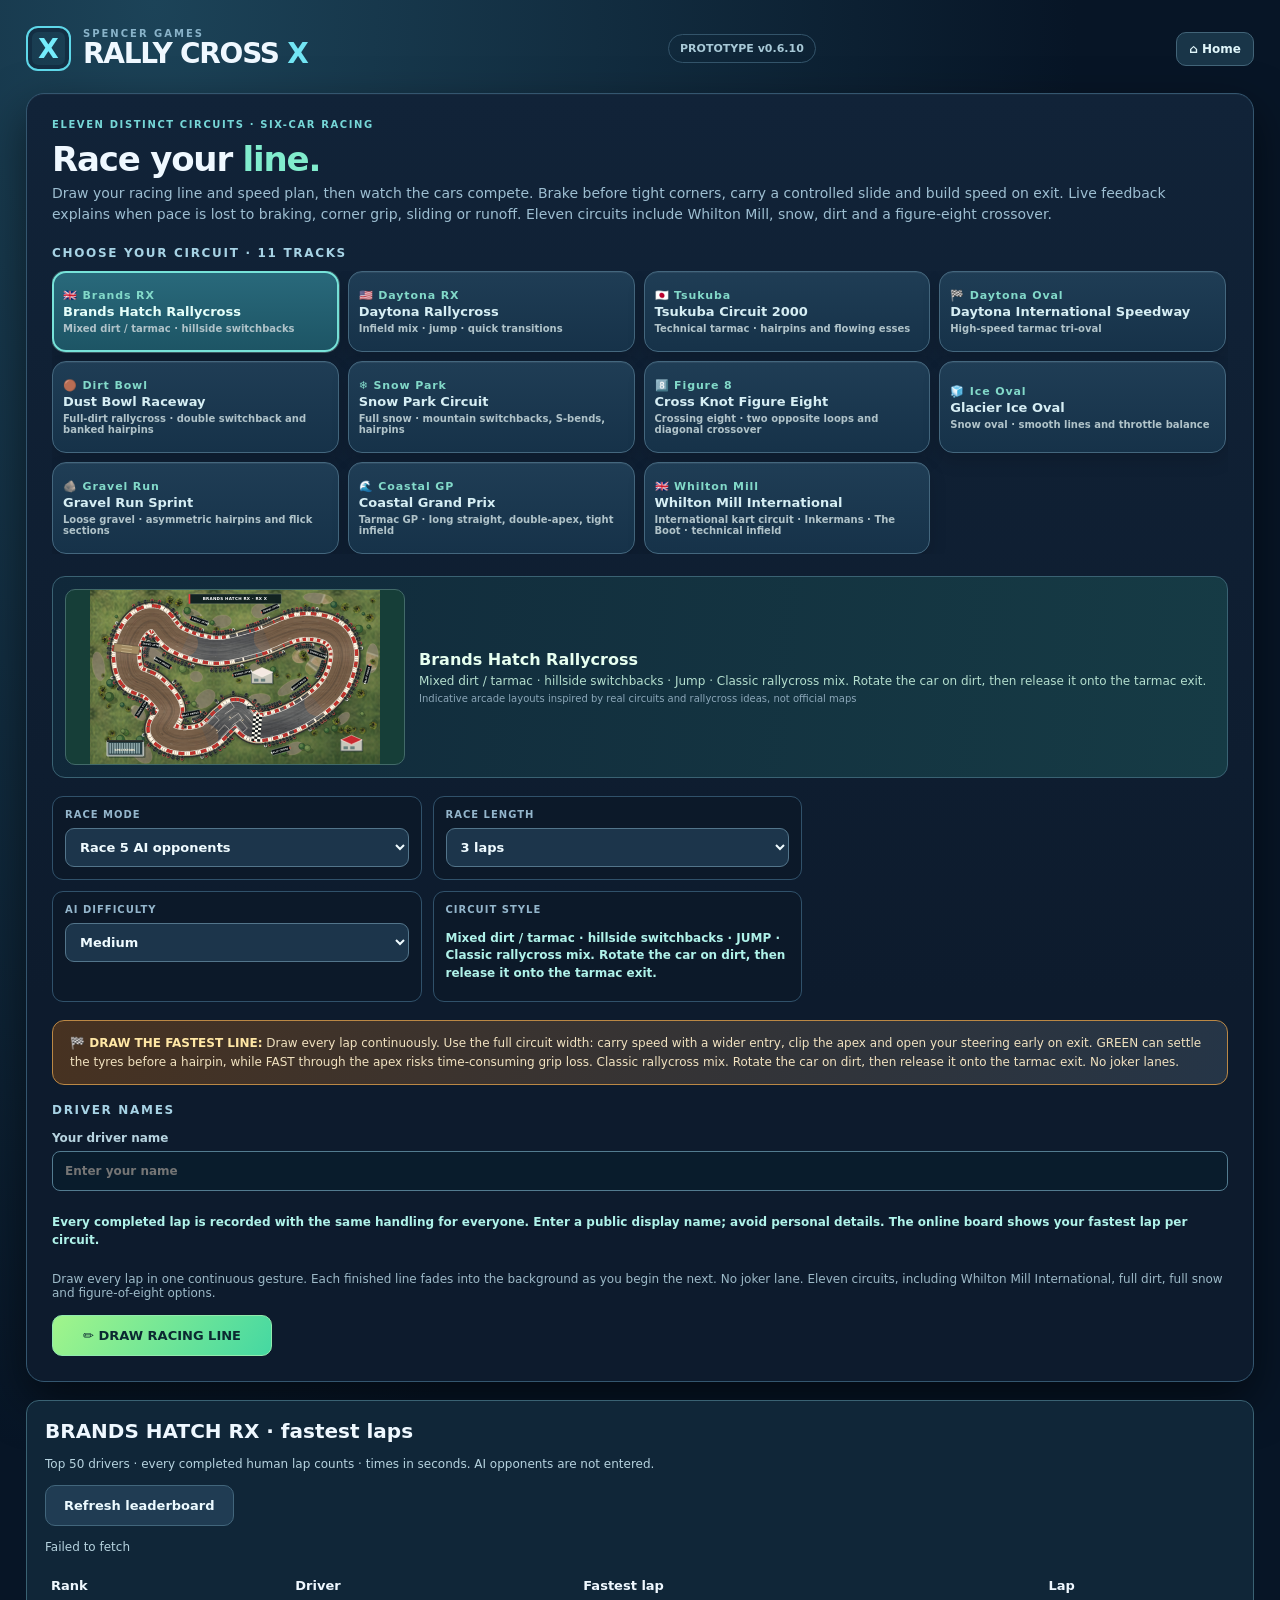
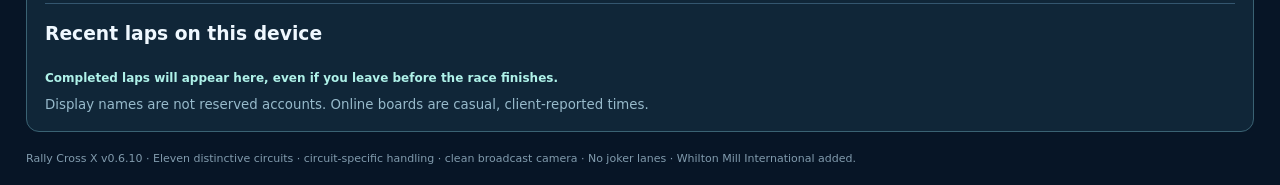
<file: draw-dash/index.html>
<!doctype html>
<html lang="en">
<head>
<meta name="spencer-games-version" content="v4.21">
<meta charset="utf-8">
<meta name="viewport" content="width=device-width, initial-scale=1">
<meta name="theme-color" content="#071526">
<meta http-equiv="refresh" content="0; url=../rally-cross-x/">
<title>Rally Cross X | Spencer Games</title>
<style>html,body{min-height:100%;margin:0;background:#071526;color:#fff;font-family:system-ui,sans-serif;display:grid;place-items:center;text-align:center}a{color:#75e4f4}main{padding:25px}</style>
<script src="../language-es.js?v=4.21-site-es-1"></script><script src="../language.js?v=4.21-site-es-2"></script></head>
<body>
<main><h1>Rally Cross X</h1><p>Draw Dash is now Rally Cross X.</p><p><a href="../rally-cross-x/">Open Rally Cross X</a></p><small>Spencer Games v4.21 · Rally Cross X v0.6.10</small></main>
<script>window.location.replace('../rally-cross-x/'+window.location.search+window.location.hash);</script>
</body>
</html>
</file>
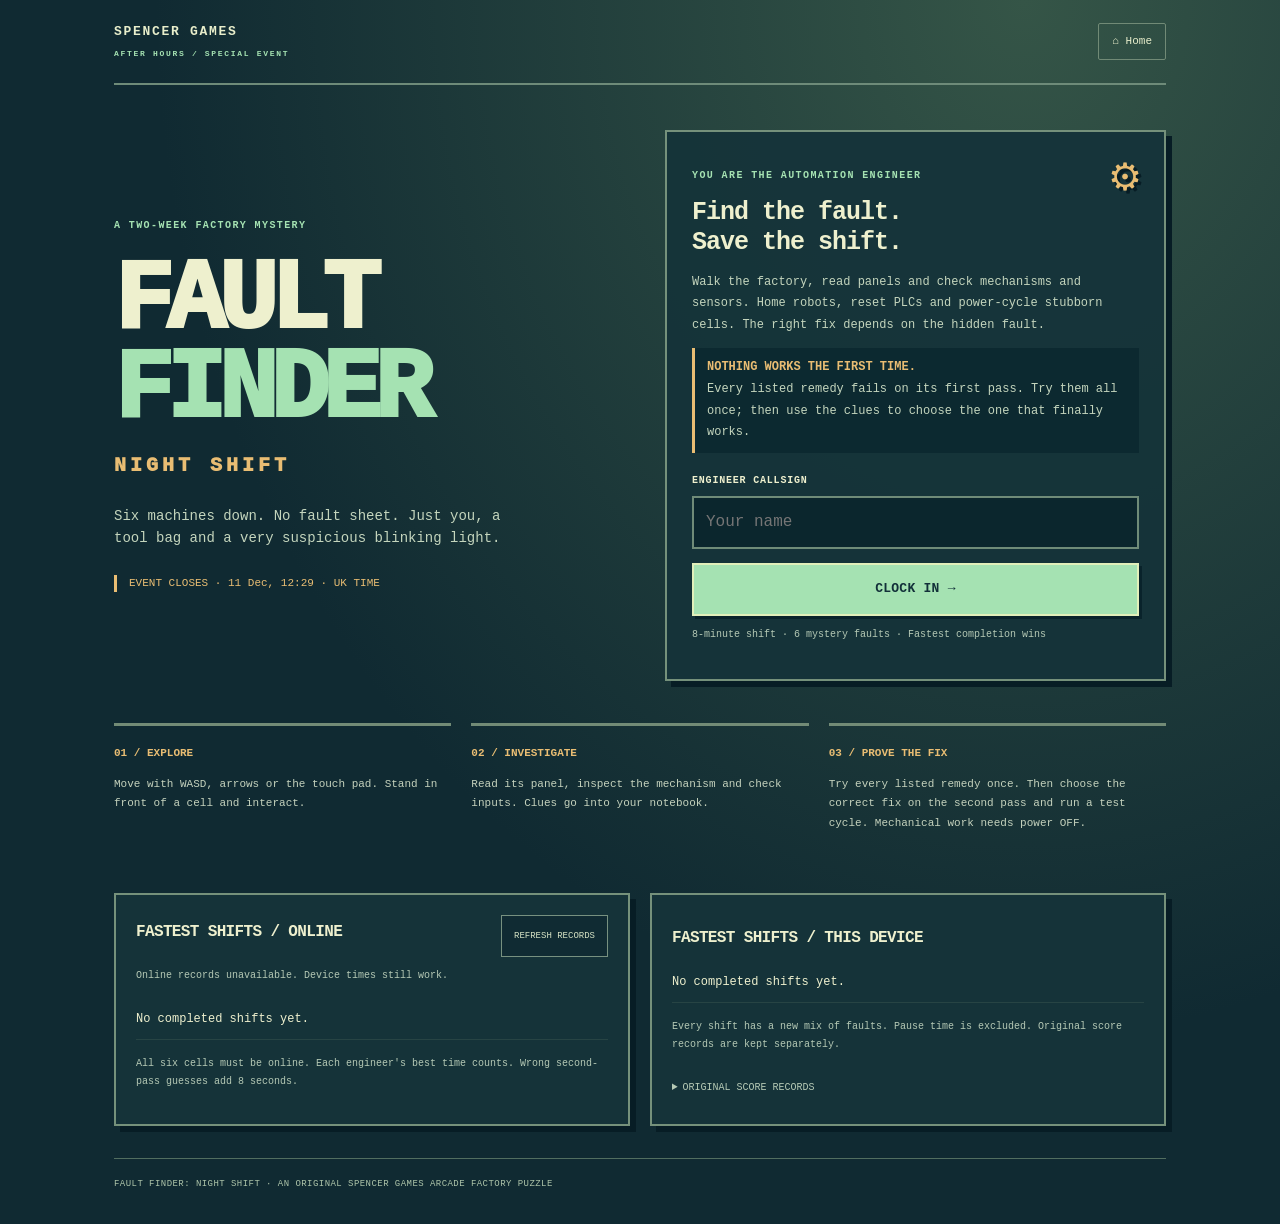
<file: fault-finder/index.html>
<!doctype html><html lang="en"><head><meta charset="utf-8"><meta name="viewport" content="width=device-width,initial-scale=1,viewport-fit=cover"><meta name="theme-color" content="#102a32"><meta name="spencer-games-version" content="v4.21"><title>Fault Finder: Night Shift · Spencer Games</title><link rel="stylesheet" href="style.css?v=2"><script src="../language-es.js?v=4.21-factory-aut-1"></script><script src="../language.js?v=4.21-site-es-2"></script><script src="event.js?v=1"></script></head><body><main class="shell"><header><a href="../" target="_top" class="brand">SPENCER GAMES <span>AFTER HOURS / SPECIAL EVENT</span></a><a href="../" target="_top" class="home">⌂ Home</a></header>
<section id="closed" class="closed panel" hidden><span class="eyebrow">SHIFT CLOSED</span><h1>THE LIGHTS<br>ARE OUT.</h1><p>This limited-time factory event has ended. Your device records are kept.</p><a href="../" target="_top" class="button">BACK TO SPENCER GAMES →</a></section>
<section id="menu" class="menu"><div class="hero"><div><p class="eyebrow">A TWO-WEEK FACTORY MYSTERY</p><h1>FAULT<br><em>FINDER</em><span>NIGHT SHIFT</span></h1><p class="lede">Six machines down. No fault sheet. Just you, a tool bag and a very suspicious blinking light.</p><p id="eventDate" class="event-date"></p></div><div class="brief panel"><div class="pixel-badge" aria-hidden="true">⚙</div><p class="eyebrow">YOU ARE THE AUTOMATION ENGINEER</p><h2>Find the fault.<br>Save the shift.</h2><p>Walk the factory, read panels and check mechanisms and sensors. Home robots, reset PLCs and power-cycle stubborn cells. The right fix depends on the hidden fault.</p><p class="first-pass-rule"><b>NOTHING WORKS THE FIRST TIME.</b> Every listed remedy fails on its first pass. Try them all once; then use the clues to choose the one that finally works.</p><label for="engineerName">ENGINEER CALLSIGN</label><input id="engineerName" required minlength="2" maxlength="18" autocomplete="nickname" placeholder="Your name"><button id="start" class="button">CLOCK IN →</button><p class="fine">8-minute shift · 6 mystery faults · Fastest completion wins</p></div></div><div class="how"><div><b>01 / EXPLORE</b><p>Move with WASD, arrows or the touch pad. Stand in front of a cell and interact.</p></div><div><b>02 / INVESTIGATE</b><p>Read its panel, inspect the mechanism and check inputs. Clues go into your notebook.</p></div><div><b>03 / PROVE THE FIX</b><p>Try every listed remedy once. Then choose the correct fix on the second pass and run a test cycle. Mechanical work needs power OFF.</p></div></div><div class="records-grid"><div class="device-board panel"><div class="console-heading"><h2>FASTEST SHIFTS / ONLINE</h2><button id="refreshRecords" class="quiet">REFRESH RECORDS</button></div><p id="onlineStatus" class="fine" role="status"></p><ol id="onlineRows"></ol><p class="fine">All six cells must be online. Each engineer's best time counts. Wrong second-pass guesses add 8 seconds.</p></div><div class="device-board panel"><h2>FASTEST SHIFTS / THIS DEVICE</h2><ol id="bestRows"></ol><p class="fine">Every shift has a new mix of faults. Pause time is excluded. Original score records are kept separately.</p><details><summary>ORIGINAL SCORE RECORDS</summary><ol id="classicRows"></ol></details></div></div></section>
<section id="play" hidden><div class="play-top"><div><p class="eyebrow">FAULT FINDER / NIGHT SHIFT</p><h2 id="shiftTitle">AUTOMATION ENGINEER ON CALL</h2></div><div class="top-actions"><button id="sound" class="quiet">SOUND ON</button><button id="pause" class="quiet">PAUSE</button><button id="endShift" class="quiet">END SHIFT</button></div></div><p id="runStatus" class="run-status"></p><div class="hud"><div><small>SHIFT LEFT</small><strong id="timeLeft">08:00</strong></div><div><small>CELLS ONLINE</small><strong id="fixedCount">0 / 6</strong></div><div><small>REPAIR TIME</small><strong id="score">00:00.000</strong></div></div><div class="stage"><canvas id="factory" width="640" height="384" aria-label="Top-down factory with your engineer and six broken machines"></canvas><div class="stage-corner">NIGHT CREW / FLOOR 01</div></div><p id="feedback" class="feedback" role="status" aria-live="polite"></p><div class="controls"><div class="dpad" aria-label="Movement controls"><button data-dir="up" class="up" aria-label="Move up">▲</button><button data-dir="left" class="left" aria-label="Move left">◀</button><button data-dir="down" class="down" aria-label="Move down">▼</button><button data-dir="right" class="right" aria-label="Move right">▶</button></div><button id="interact" class="button interact" disabled>WALK TO A MACHINE</button><button id="notebook" class="quiet notebook">WORK ORDERS</button></div><p class="fine keyboard">WASD / arrows: move · E / Space: interact · P: pause · Esc: close console</p>
<section id="console" class="console panel" hidden><div class="console-heading"><div><span class="eyebrow">CELL SERVICE TERMINAL</span><h2 id="machineName"></h2></div><button id="closeConsole" class="quiet">← BACK TO FLOOR</button></div><div id="machineStatus" class="machine-status"></div><div id="passStatus" class="pass-status"></div><div id="passList" class="pass-list"></div><h3>OBSERVE</h3><div class="inspect-actions" id="inspectActions"></div><div class="notes" id="notes"></div><h3>REPAIR / RECOVER</h3><p class="fine">First pass: every remedy fails once, without a penalty. Complete the list, then find the one working remedy. A power cycle means switching OFF and ON. Restore power before testing.</p><div class="repair-actions" id="repairActions"></div><div id="job" class="job" hidden><span id="jobLabel"></span><div class="progress"><i id="jobProgress"></i></div></div></section>
<section id="orders" class="panel orders" hidden><div class="console-heading"><h2>WORK ORDERS</h2><button id="closeOrders" class="quiet">CLOSE NOTEBOOK</button></div><div id="orderRows"></div><p class="fine">The cause stays unknown until you investigate or confirm a repair.</p></section></section>
<section id="result" class="panel result" hidden><p id="resultTag" class="eyebrow"></p><h1 id="resultTitle"></h1><div id="resultScore" class="result-score"></div><p id="resultSummary"></p><p id="submitStatus" class="fine" role="status"></p><button id="retrySubmit" class="quiet" hidden>RETRY UPLOAD</button><div id="reportRows"></div><button id="again" class="button">ANOTHER SHIFT ↻</button><button id="menuButton" class="quiet">BACK TO SETUP</button></section>
<div id="pauseOverlay" class="pause-overlay" hidden><div class="panel"><p class="eyebrow">TOOLS DOWN</p><h2>SHIFT PAUSED</h2><p>Your engineer is taking a breather. The shift clock is stopped.</p><button id="resume" class="button">BACK TO WORK →</button></div></div><footer>FAULT FINDER: NIGHT SHIFT · AN ORIGINAL SPENCER GAMES ARCADE FACTORY PUZZLE</footer></main><script src="../live/config.js"></script><script src="core.js?v=2-aut-1"></script><script src="records.js?v=2"></script><script src="renderer.js?v=1"></script><script src="app.js?v=2"></script></body></html>
</file>
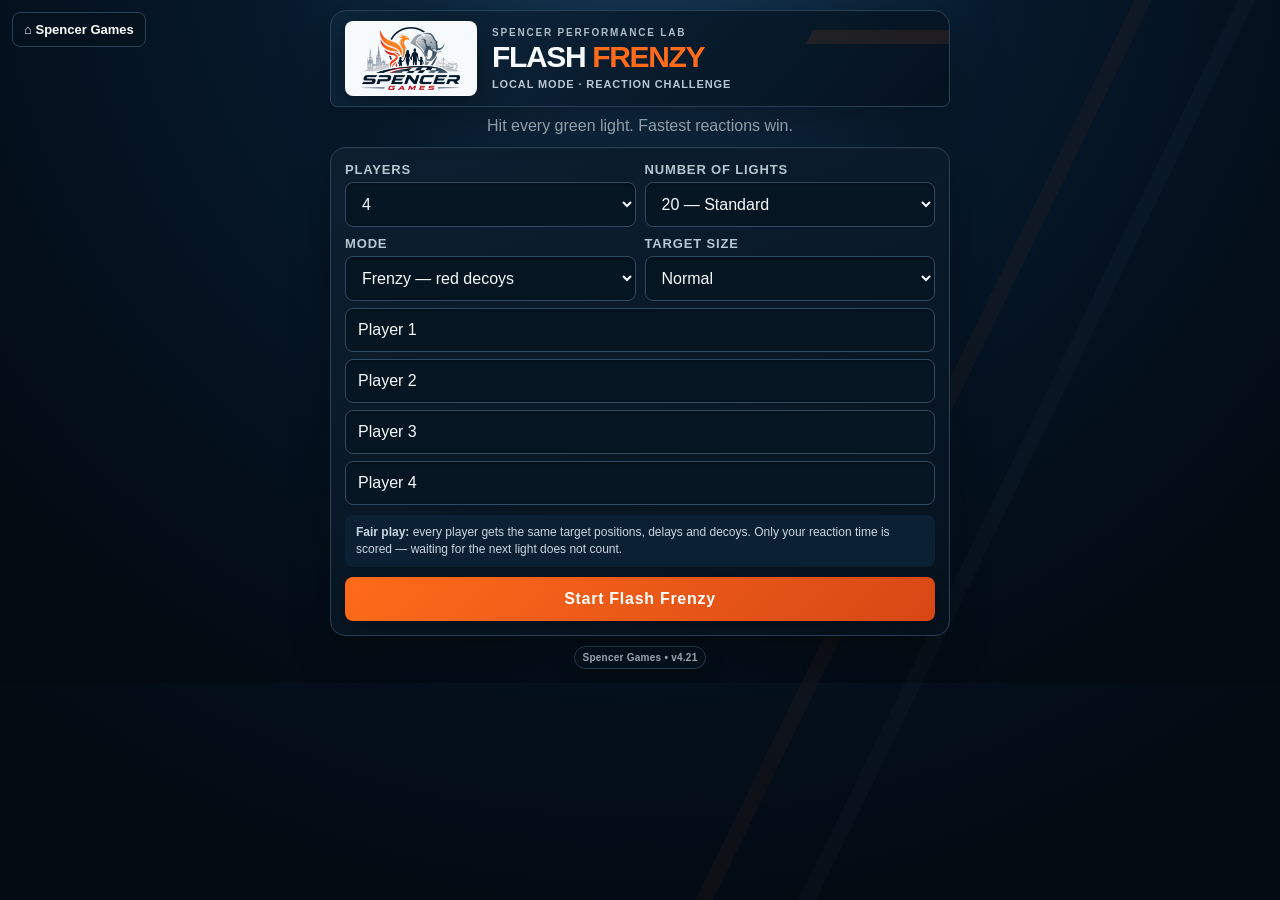
<file: flash-frenzy/index.html>
<!doctype html>
<html lang="en">
<head>
<meta name="spencer-games-version" content="v4.21">
<meta charset="utf-8">
<meta name="viewport" content="width=device-width,initial-scale=1,viewport-fit=cover,user-scalable=no">
<meta name="apple-mobile-web-app-capable" content="yes">
<meta name="theme-color" content="#06182a">
<title>Spencer Games | Flash Frenzy</title>
<style>
*{box-sizing:border-box;-webkit-tap-highlight-color:transparent}
html,body{margin:0;min-height:100%;background:#070b19;color:#fff;font-family:-apple-system,BlinkMacSystemFont,"Segoe UI",sans-serif;overflow-x:hidden}
body{padding:max(10px,env(safe-area-inset-top)) 10px max(14px,env(safe-area-inset-bottom))}
.app{max-width:620px;margin:auto}
h1{margin:4px 0 0;text-align:center;font-size:36px;letter-spacing:-1.5px}
.sub{text-align:center;color:#aebbd2;margin:5px 0 12px}
.panel{background:linear-gradient(180deg,rgba(22,31,55,.97),rgba(11,18,34,.97));border:1px solid rgba(255,255,255,.09);border-radius:22px;padding:14px;margin-bottom:10px;box-shadow:0 18px 45px rgba(0,0,0,.28)}
.grid2{display:grid;grid-template-columns:1fr 1fr;gap:9px}
.row{display:flex;gap:8px}
label{display:block;color:#bac5d8;font-size:13px;font-weight:800;margin-bottom:5px}
input,select,button{font:inherit}
input,select{width:100%;padding:12px;border:1px solid rgba(255,255,255,.12);border-radius:13px;background:#0a1222;color:#fff}
button{border:0;border-radius:15px;padding:13px;font-weight:900;touch-action:manipulation}
.primary{background:linear-gradient(135deg,#67e8f9,#22d3ee);color:#06202a}
.good{background:linear-gradient(135deg,#4ade80,#16a34a);color:#fff}
.secondary{background:#293958;color:#fff}
.danger{background:linear-gradient(135deg,#fb7185,#dc2626);color:#fff}
.hidden{display:none!important}
.small{font-size:12px;color:#aab6cb;line-height:1.4}
.big{font-size:28px;font-weight:1000}
#homeBtn{position:fixed;left:12px;top:max(12px,env(safe-area-inset-top));z-index:1000;background:rgba(7,11,25,.86);color:#fff;border:1px solid rgba(255,255,255,.16);backdrop-filter:blur(10px);padding:9px 11px;font-size:13px}
#arena{position:relative;height:min(68vh,650px);min-height:420px;border-radius:24px;overflow:hidden;background:
radial-gradient(circle at 50% 45%,rgba(30,64,175,.22),transparent 45%),
linear-gradient(180deg,#080d1d,#050812);border:1px solid rgba(255,255,255,.08);box-shadow:inset 0 0 45px rgba(0,0,0,.7),0 18px 50px rgba(0,0,0,.3);touch-action:none}
#arena:before{content:"";position:absolute;inset:0;background-image:linear-gradient(rgba(255,255,255,.025) 1px,transparent 1px),linear-gradient(90deg,rgba(255,255,255,.025) 1px,transparent 1px);background-size:34px 34px;pointer-events:none}
#target,#decoy{position:absolute;width:92px;height:92px;border-radius:50%;transform:translate(-50%,-50%);display:none;border:6px solid rgba(255,255,255,.88);z-index:5;touch-action:none}
#target{background:radial-gradient(circle at 35% 30%,#fff 0 7%,#bbf7d0 15%,#22c55e 55%,#15803d 100%);box-shadow:0 0 18px #4ade80,0 0 42px #22c55e,0 0 80px rgba(34,197,94,.55);animation:pop .11s ease-out}
#decoy{background:radial-gradient(circle at 35% 30%,#fff 0 7%,#fecaca 15%,#ef4444 55%,#991b1b 100%);box-shadow:0 0 18px #fb7185,0 0 44px #ef4444,0 0 80px rgba(239,68,68,.5);animation:pop .11s ease-out}
@keyframes pop{from{scale:.45;opacity:.2}to{scale:1;opacity:1}}
#countdown{position:absolute;inset:0;display:grid;place-items:center;font-size:92px;font-weight:1000;text-shadow:0 0 28px #22d3ee;pointer-events:none;z-index:4}
#arenaMessage{position:absolute;left:12px;right:12px;top:12px;text-align:center;font-size:16px;font-weight:900;color:#dbeafe;z-index:3;pointer-events:none}
#flash{position:absolute;inset:0;opacity:0;pointer-events:none;z-index:8}
.flash-red{animation:redflash .22s ease}
.flash-green{animation:greenflash .18s ease}
@keyframes redflash{0%{opacity:.55;background:#ef4444}100%{opacity:0}}
@keyframes greenflash{0%{opacity:.30;background:#22c55e}100%{opacity:0}}
.hud{display:grid;grid-template-columns:repeat(4,1fr);gap:6px;margin-bottom:9px}
.stat{background:#16233c;border-radius:13px;padding:8px;text-align:center}
.stat b{display:block;font-size:16px}.stat span{font-size:9px;color:#91a1bc;text-transform:uppercase;letter-spacing:.4px}
.result{display:flex;justify-content:space-between;align-items:center;background:#182742;padding:12px;border-radius:14px;margin-top:8px}
.podium{font-size:25px;font-weight:1000;text-align:center;margin:8px 0}
.tip{padding:9px 11px;border-radius:13px;background:#0c1729;color:#cbd5e1;font-size:12px;line-height:1.4;margin-top:10px}
.penalty{color:#fda4af}.success{color:#86efac}
</style>
<link rel="stylesheet" href="../assets/spencer-theme.css?v=4.12">
<script src="/version.js?v=4.21"></script>
<script src="../language-es.js?v=4.21-site-es-1"></script><script src="../language.js?v=4.21-site-es-2"></script></head>
<body class="sg-corporate sg-standalone">
<button id="homeBtn">⌂ Spencer Games</button>
<div class="app">
<div class="sg-brandbar">
  <img class="sg-brand-logo" src="../assets/spencer-games-intro.png" alt="Spencer Games">
  <div class="sg-brand-copy">
    <span>SPENCER PERFORMANCE LAB</span>
    <h1>FLASH <em>FRENZY</em></h1>
    <small>Local mode · reaction challenge</small>
  </div>
</div>
<p class="sub">Hit every green light. Fastest reactions win.</p>

<section id="setup" class="panel">
  <div class="grid2">
    <div><label>Players</label><select id="playerCount"><option>2</option><option>3</option><option selected>4</option><option>5</option><option>6</option></select></div>
    <div><label>Number of lights</label><select id="lightCount"><option value="10">10 — Quick</option><option value="20" selected>20 — Standard</option><option value="30">30 — Marathon</option></select></div>
    <div><label>Mode</label><select id="mode"><option value="classic">Classic — green only</option><option value="bonkers" selected>Frenzy — red decoys</option></select></div>
    <div><label>Target size</label><select id="targetSize"><option value="104">Large</option><option value="92" selected>Normal</option><option value="76">Pro</option></select></div>
  </div>
  <div id="names"></div>
  <div class="tip"><b>Fair play:</b> every player gets the same target positions, delays and decoys. Only your reaction time is scored — waiting for the next light does not count.</div>
  <button id="beginGame" class="primary" style="width:100%;margin-top:10px">Start Flash Frenzy</button>
</section>

<section id="pass" class="panel hidden">
  <div style="text-align:center;padding:16px 4px">
    <div class="small">PASS THE PHONE TO</div>
    <div id="passName" class="big" style="margin:7px 0"></div>
    <div style="font-size:58px">👆</div>
    <p class="small">Keep your finger away from the arena until the green light appears. Tapping early adds a penalty.</p>
    <button id="readyBtn" class="primary" style="width:100%">I'm ready</button>
  </div>
</section>

<section id="play" class="hidden">
  <div class="hud">
    <div class="stat"><b id="hudPlayer">—</b><span>Player</span></div>
    <div class="stat"><b id="hudProgress">0/20</b><span>Lights</span></div>
    <div class="stat"><b id="hudAvg">—</b><span>Average</span></div>
    <div class="stat"><b id="hudPenalty">0ms</b><span>Penalty</span></div>
  </div>
  <div id="arena">
    <div id="arenaMessage">Get ready…</div>
    <div id="countdown"></div>
    <button id="target" aria-label="Green reaction light"></button>
    <button id="decoy" aria-label="Red decoy light"></button>
    <div id="flash"></div>
  </div>
  <div class="small" style="text-align:center;margin-top:7px">🟢 TAP green &nbsp; • &nbsp; 🔴 DON'T TAP red</div>
</section>

<section id="playerResult" class="panel hidden">
  <div style="text-align:center">
    <div class="small">RUN COMPLETE</div>
    <div id="resultName" class="big"></div>
    <div id="resultTime" style="font-size:52px;font-weight:1000;color:#67e8f9;margin:6px 0"></div>
    <div id="resultBreakdown" class="small"></div>
    <button id="nextPlayer" class="primary" style="width:100%;margin-top:12px"></button>
  </div>
</section>

<section id="final" class="panel hidden">
  <div id="winnerText" class="podium"></div>
  <div id="leaderboard"></div>
  <button id="rematch" class="primary" style="width:100%;margin-top:12px">Rematch — same settings</button>
  <button id="newSetup" class="secondary" style="width:100%;margin-top:8px">Change settings</button>
</section>
</div>

<script>
(function(){
"use strict";
var $=function(id){return document.getElementById(id)};
var setup=$("setup"),pass=$("pass"),play=$("play"),playerResult=$("playerResult"),final=$("final");
var arena=$("arena"),target=$("target"),decoy=$("decoy"),countdown=$("countdown"),arenaMessage=$("arenaMessage"),flash=$("flash");
var players=[],sequence=[],currentPlayer=0,currentTrial=0,state="idle",shownAt=0,timeoutId=null;
var reactions=[],penalty=0,falseStarts=0,decoyHits=0,audio=null;
var settings={count:20,mode:"bonkers",size:92};
var PENALTY_FALSE=500,PENALTY_DECOY=750,TIMEOUT_PENALTY=2500;

function show(id){
 [setup,pass,play,playerResult,final].forEach(function(x){x.classList.add("hidden")});
 id.classList.remove("hidden");
}
function buildNames(){
 var n=Number($("playerCount").value);$("names").innerHTML="";
 for(var i=0;i<n;i++){
  var d=document.createElement("div");d.style.marginTop="7px";
  d.innerHTML='<input id="p'+i+'" maxlength="14" value="Player '+(i+1)+'" aria-label="Player '+(i+1)+' name">';
  $("names").appendChild(d);
 }
}
$("playerCount").onchange=buildNames;buildNames();

function rngFactory(seed){
 var x=seed|0;
 return function(){
  x^=x<<13;x^=x>>>17;x^=x<<5;
  return ((x>>>0)%1000000)/1000000;
 };
}
function buildSequence(){
 var seed=(Date.now()&0x7fffffff) ^ (settings.count*7919);
 var rnd=rngFactory(seed);sequence=[];
 var lastX=.5,lastY=.5;
 for(var i=0;i<settings.count;i++){
  var x,y,tries=0;
  do{
   x=.10+rnd()*.80;
   y=.16+rnd()*.76;
   tries++;
  }while(tries<15 && Math.hypot(x-lastX,y-lastY)<.22);
  lastX=x;lastY=y;
  sequence.push({
   x:x,y:y,
   wait:420+Math.floor(rnd()*720),
   decoy:settings.mode==="bonkers"&&rnd()<.28,
   decoyTime:300+Math.floor(rnd()*340),
   afterDecoy:150+Math.floor(rnd()*300)
  });
 }
}
function startGame(){
 settings.count=Number($("lightCount").value);
 settings.mode=$("mode").value;
 settings.size=Number($("targetSize").value);
 players=[];
 for(var i=0;i<Number($("playerCount").value);i++){
  players.push({name:($("p"+i).value||("Player "+(i+1))).trim(),score:null,avg:null,best:null,penalty:0,falseStarts:0,decoyHits:0});
 }
 target.style.width=target.style.height=settings.size+"px";
 decoy.style.width=decoy.style.height=settings.size+"px";
 buildSequence();currentPlayer=0;preparePass();
}
function preparePass(){
 clearTimeout(timeoutId);state="idle";target.style.display=decoy.style.display="none";
 $("passName").textContent=players[currentPlayer].name;
 show(pass);
}
function ensureAudio(){
 try{
  if(!audio)audio=new (window.AudioContext||window.webkitAudioContext)();
  if(audio.state==="suspended")audio.resume();
 }catch(e){}
}
function beep(freq,duration,volume){
 if(!audio)return;
 try{
  var o=audio.createOscillator(),g=audio.createGain();
  o.frequency.value=freq;o.type="sine";g.gain.value=volume||.08;
  o.connect(g);g.connect(audio.destination);o.start();
  g.gain.exponentialRampToValueAtTime(.001,audio.currentTime+duration);
  o.stop(audio.currentTime+duration);
 }catch(e){}
}
function ready(){
 ensureAudio();show(play);currentTrial=0;reactions=[];penalty=0;falseStarts=0;decoyHits=0;
 updateHud();countdown.textContent="3";arenaMessage.textContent="Hands off…";
 var token=Date.now();state="countdown";ready.token=token;
 setTimeout(function(){if(ready.token===token){countdown.textContent="2";beep(500,.08)}},500);
 setTimeout(function(){if(ready.token===token){countdown.textContent="1";beep(600,.08)}},1000);
 setTimeout(function(){if(ready.token===token){countdown.textContent="";beep(800,.1);scheduleTrial()}},1500);
}
function scheduleTrial(){
 if(currentTrial>=settings.count){finishPlayer();return}
 state="waiting";target.style.display=decoy.style.display="none";
 arenaMessage.textContent="Wait for green…";
 clearTimeout(timeoutId);
 var trial=sequence[currentTrial];
 timeoutId=setTimeout(function(){
  if(trial.decoy)showDecoy(trial);else showTarget(trial);
 },trial.wait);
}
function position(el,t){
 var w=arena.clientWidth,h=arena.clientHeight;
 var pad=settings.size/2+8;
 var x=pad+t.x*(w-pad*2),y=pad+t.y*(h-pad*2);
 el.style.left=x+"px";el.style.top=y+"px";
}
function showDecoy(trial){
 if(state!=="waiting")return;
 state="decoy";position(decoy,trial);decoy.style.display="block";arenaMessage.textContent="RED — DON'T TAP!";
 beep(180,.05,.035);
 timeoutId=setTimeout(function(){
  decoy.style.display="none";state="waiting";
  timeoutId=setTimeout(function(){showTarget(trial)},trial.afterDecoy);
 },trial.decoyTime);
}
function showTarget(trial){
 if(state!=="waiting"&&state!=="decoy")return;
 decoy.style.display="none";state="target";position(target,trial);target.style.display="block";
 shownAt=performance.now();arenaMessage.textContent="GO!";
 beep(1050,.045,.045);
 timeoutId=setTimeout(function(){
  if(state==="target"){
   target.style.display="none";
   reactions.push(TIMEOUT_PENALTY);penalty+=TIMEOUT_PENALTY;
   state="between";badFlash();currentTrial++;updateHud();
   arenaMessage.textContent="Missed! +"+TIMEOUT_PENALTY+"ms";
   timeoutId=setTimeout(scheduleTrial,420);
  }
 },4000);
}
function targetHit(e){
 e.preventDefault();e.stopPropagation();
 if(state!=="target")return;
 clearTimeout(timeoutId);
 var rt=Math.max(60,performance.now()-shownAt);
 reactions.push(rt);target.style.display="none";state="between";
 goodFlash();beep(1350,.04,.055);
 if(navigator.vibrate)navigator.vibrate(20);
 currentTrial++;updateHud();
 arenaMessage.textContent=Math.round(rt)+" ms";
 timeoutId=setTimeout(scheduleTrial,230);
}
function decoyHit(e){
 e.preventDefault();e.stopPropagation();
 if(state!=="decoy")return;
 penalty+=PENALTY_DECOY;decoyHits++;badFlash();beep(120,.09,.06);
 if(navigator.vibrate)navigator.vibrate([35,25,35]);
 arenaMessage.textContent="Wrong light! +"+PENALTY_DECOY+"ms";
 updateHud();
}
function earlyTap(e){
 if(state==="waiting"||state==="countdown"){
  e.preventDefault();penalty+=PENALTY_FALSE;falseStarts++;badFlash();beep(100,.08,.055);
  arenaMessage.textContent="FALSE START +"+PENALTY_FALSE+"ms";
  updateHud();
 }
}
function goodFlash(){flash.className="";void flash.offsetWidth;flash.className="flash-green"}
function badFlash(){flash.className="";void flash.offsetWidth;flash.className="flash-red"}
function updateHud(){
 $("hudPlayer").textContent=players[currentPlayer]?players[currentPlayer].name:"—";
 $("hudProgress").textContent=currentTrial+"/"+settings.count;
 var valid=reactions.filter(function(x){return x<TIMEOUT_PENALTY});
 var avg=valid.length?valid.reduce(function(a,b){return a+b},0)/valid.length:null;
 $("hudAvg").textContent=avg?Math.round(avg)+"ms":"—";
 $("hudPenalty").textContent=Math.round(penalty)+"ms";
}
function finishPlayer(){
 state="done";target.style.display=decoy.style.display="none";show(playerResult);
 var reactionTotal=reactions.reduce(function(a,b){return a+b},0);
 var total=reactionTotal+penalty;
 var avg=reactions.length?reactionTotal/reactions.length:0;
 var best=reactions.length?Math.min.apply(null,reactions):0;
 var p=players[currentPlayer];
 p.score=total;p.avg=avg;p.best=best;p.penalty=penalty;p.falseStarts=falseStarts;p.decoyHits=decoyHits;
 $("resultName").textContent=p.name;
 $("resultTime").textContent=(total/1000).toFixed(3)+"s";
 $("resultBreakdown").innerHTML="Average reaction <b>"+Math.round(avg)+"ms</b> · Best <b>"+Math.round(best)+"ms</b> · Penalties <b class='"+(penalty?"penalty":"success")+"'>"+Math.round(penalty)+"ms</b>";
 $("nextPlayer").textContent=currentPlayer+1<players.length?"Pass to "+players[currentPlayer+1].name:"See final results";
 beep(700,.08,.06);setTimeout(function(){beep(950,.12,.06)},90);
}
function next(){
 currentPlayer++;
 if(currentPlayer<players.length)preparePass();else showFinal();
}
function showFinal(){
 show(final);
 var order=players.slice().sort(function(a,b){return a.score-b.score});
 $("winnerText").textContent="🏆 "+order[0].name+" wins — "+(order[0].score/1000).toFixed(3)+"s!";
 $("leaderboard").innerHTML="";
 order.forEach(function(p,i){
  var d=document.createElement("div");d.className="result";
  d.innerHTML="<div><b>#"+(i+1)+" "+p.name+"</b><br><span class='small'>Avg "+Math.round(p.avg)+"ms · Best "+Math.round(p.best)+"ms</span></div><div style='font-weight:1000'>"+(p.score/1000).toFixed(3)+"s</div>";
  $("leaderboard").appendChild(d);
 });
 try{
  var key="bonkersFlashFrenzyBest";
  var best=JSON.parse(localStorage.getItem(key)||"null");
  if(!best||order[0].score<best.score)localStorage.setItem(key,JSON.stringify({name:order[0].name,score:order[0].score,date:Date.now()}));
 }catch(e){}
 if(navigator.vibrate)navigator.vibrate([70,40,70,40,180]);
}
function rematch(){
 buildSequence();currentPlayer=0;preparePass();
}
function newSetup(){
 clearTimeout(timeoutId);state="idle";show(setup);
}
$("beginGame").onclick=startGame;$("readyBtn").onclick=ready;$("nextPlayer").onclick=next;
$("rematch").onclick=rematch;$("newSetup").onclick=newSetup;
target.addEventListener("pointerdown",targetHit,{passive:false});
decoy.addEventListener("pointerdown",decoyHit,{passive:false});
arena.addEventListener("pointerdown",earlyTap,{passive:false});
$("homeBtn").onclick=function(){try{window.parent.postMessage({type:"BONKERS_FLASH_FRENZY_HOME"},"*")}catch(e){history.back()}};
try{window.parent.postMessage({type:"SPENCER_FLASH_STATE",active:true},"*");setTimeout(function(){window.parent.postMessage({type:"SPENCER_FLASH_STATE",active:true},"*")},250)}catch(e){}
})();
</script>
</body>
</html>
</file>
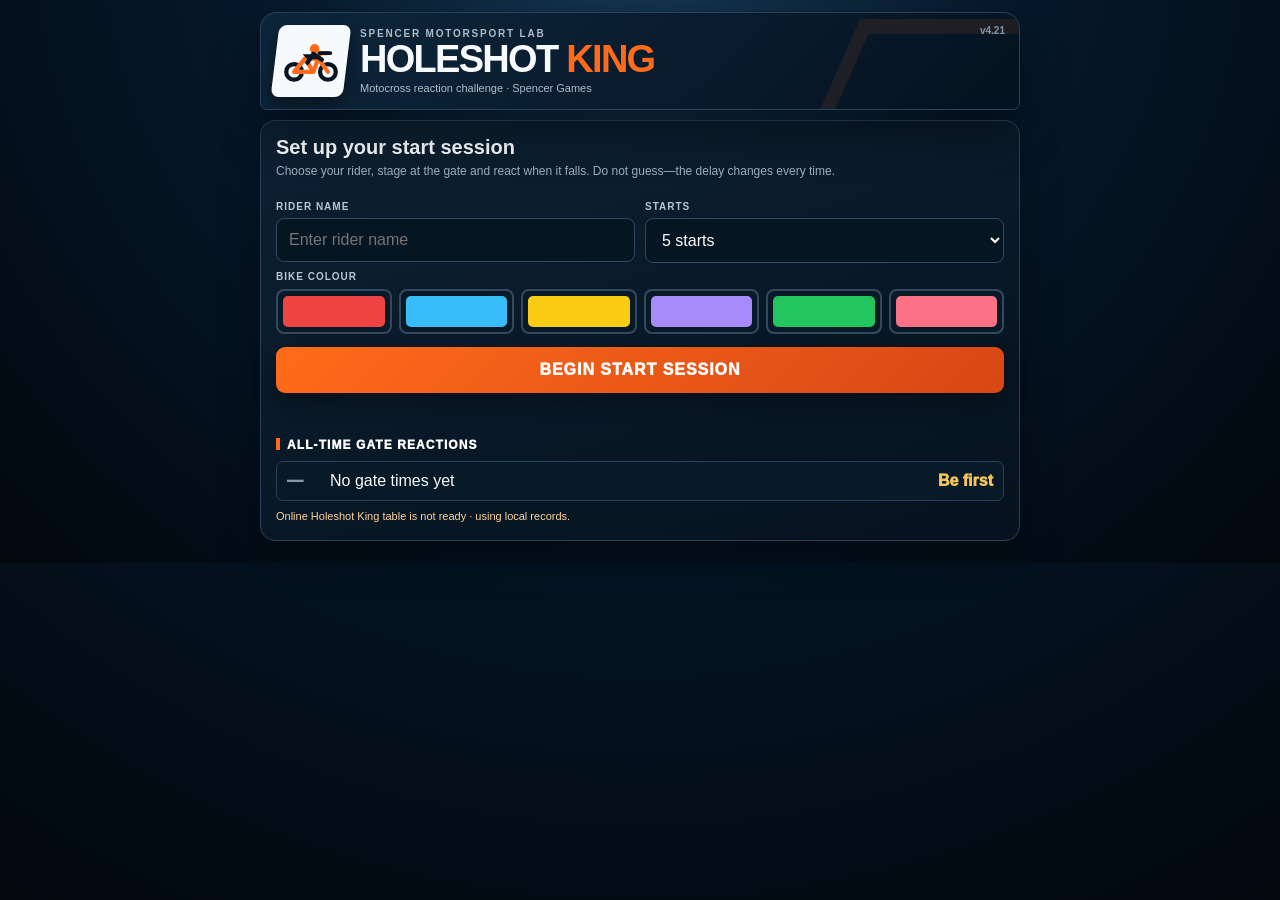
<file: holeshot/index.html>
<!doctype html>
<html lang="en-GB">
<head>
<meta name="spencer-games-version" content="v4.21">
<meta charset="utf-8">
<meta name="viewport" content="width=device-width,initial-scale=1,viewport-fit=cover,user-scalable=no">
<meta name="theme-color" content="#06182a">
<meta name="apple-mobile-web-app-capable" content="yes">
<title>Spencer Games | Holeshot King</title>
<link rel="icon" type="image/svg+xml" href="data:image/svg+xml,%3Csvg xmlns='http://www.w3.org/2000/svg' viewBox='0 0 64 64'%3E%3Crect width='64' height='64' rx='12' fill='%2306182a'/%3E%3Cpath d='M12 42h40M17 18v24m30-24v24M17 21h30' stroke='%23ff6b1a' stroke-width='7' stroke-linecap='round'/%3E%3C/svg%3E">
<style>
:root{--navy:#06182a;--navy2:#0b243b;--panel:#0c1d2e;--line:#294158;--silver:#aebdca;--white:#f7fafc;--orange:#ff6b1a;--gold:#f4c65d;--red:#ef4444;--green:#2dd478;--bike:#ef4444}
*{box-sizing:border-box;-webkit-tap-highlight-color:transparent}
html,body{margin:0;min-height:100%;background:radial-gradient(circle at 50% -15%,#173c5a 0,var(--navy) 42%,#02080e 100%);color:var(--white);font-family:Inter,-apple-system,BlinkMacSystemFont,"Segoe UI",sans-serif}
body{padding:max(12px,env(safe-area-inset-top)) 10px max(22px,env(safe-area-inset-bottom));overscroll-behavior:none}
button,input,select{font:inherit}button{touch-action:manipulation}.hidden{display:none!important}
.app{width:min(760px,100%);margin:auto}.header{display:flex;align-items:center;gap:13px;padding:12px 14px;background:linear-gradient(135deg,rgba(13,38,60,.98),rgba(5,18,31,.98));border:1px solid var(--line);border-radius:16px 16px 7px 7px;box-shadow:0 18px 48px #0006;position:relative;overflow:hidden}.header:after{content:"";position:absolute;right:-40px;bottom:-50px;width:200px;height:110px;border:15px solid #ff6b1a18;transform:skewX(-24deg)}.sgMark{width:72px;height:72px;border-radius:8px;display:grid;place-items:center;background:#f7fafc;transform:skewX(-7deg);box-shadow:0 7px 18px #0007;z-index:1;padding:7px}.sgMark svg{display:block;width:100%;height:100%;transform:skewX(7deg)}.identity{min-width:0;z-index:1}.eyebrow{color:var(--silver);font-size:10px;font-weight:900;letter-spacing:.18em}.identity h1{margin:2px 0 4px;font-size:clamp(25px,7vw,38px);line-height:.96;letter-spacing:-.045em}.identity h1 span{color:var(--orange)}.identity p{margin:0;color:#aebdca;font-size:11px}.version{margin-left:auto;align-self:flex-start;color:#8297a9;font-size:10px;font-weight:900;z-index:1}
.panel{margin-top:10px;padding:15px;background:linear-gradient(160deg,rgba(13,32,49,.98),rgba(6,18,30,.98));border:1px solid var(--line);border-radius:15px;box-shadow:0 16px 42px #0005}.panel h2{margin:0 0 4px;font-size:20px}.intro{margin:0 0 13px;color:#9eb0bf;font-size:12px;line-height:1.45}.grid{display:grid;grid-template-columns:1fr 1fr;gap:10px}.field{margin:8px 0}.field label,.fieldLabel{display:block;margin-bottom:6px;color:#b9c7d3;font-size:10px;font-weight:900;letter-spacing:.1em;text-transform:uppercase}.field input,.field select{width:100%;border:1px solid #314a60;border-radius:8px;background:#061522;color:#fff;padding:12px;font-size:16px;outline:none}.field input:focus,.field select:focus{border-color:var(--orange);box-shadow:0 0 0 3px #ff6b1a22}.colourRow{display:grid;grid-template-columns:repeat(6,1fr);gap:7px;margin:7px 0 13px}.colour{height:45px;border:2px solid #314a60;border-radius:8px;background:#081927;padding:5px}.colour:before{content:"";display:block;width:100%;height:100%;border-radius:5px;background:var(--c)}.colour.selected{border-color:#fff;box-shadow:0 0 0 3px #ff6b1a66}.primary,.secondary{width:100%;border-radius:9px;padding:14px;border:0;color:#fff;font-weight:1000;letter-spacing:.06em;text-transform:uppercase}.primary{background:linear-gradient(135deg,var(--orange),#d74715);box-shadow:0 9px 22px #0005}.secondary{margin-top:8px;background:#173149;border:1px solid #36536d}.error{min-height:20px;margin-top:8px;color:#ffd49c;font-size:12px;font-weight:850;text-align:center}
.sessionBar{display:grid;grid-template-columns:repeat(3,1fr);gap:7px;margin-bottom:9px}.stat{padding:8px;background:#071725;border:1px solid var(--line);border-radius:8px;text-align:center}.stat span{display:block;color:#8499aa;font-size:9px;font-weight:900;letter-spacing:.09em;text-transform:uppercase}.stat b{display:block;margin-top:2px;font-size:18px;font-variant-numeric:tabular-nums}.stat:nth-child(2) b{color:var(--gold)}
.arena{position:relative;height:clamp(310px,67vw,475px);overflow:hidden;border:1px solid #3b5265;border-radius:12px;background:linear-gradient(#0a2437 0 48%,#183526 48% 65%,#7f4b2d 65%);box-shadow:0 22px 56px #0008;user-select:none;perspective:700px}.arena:before{content:"";position:absolute;left:-10%;right:-10%;bottom:-3%;height:38%;background:repeating-linear-gradient(170deg,#835033 0 14px,#704128 14px 28px);border-top:5px solid #9b6845;transform:skewY(-2deg)}.flood{position:absolute;top:24px;width:4px;height:155px;background:#7890a3}.flood:before{content:"";position:absolute;left:-23px;top:-7px;width:50px;height:18px;border-radius:4px;background:#dce6ee;box-shadow:0 0 38px 15px #e9f5ff44}.flood.left{left:9%}.flood.right{right:9%}.crowd{position:absolute;left:0;right:0;top:43%;height:22%;background:repeating-linear-gradient(90deg,#0a1823 0 12px,#19354a 12px 22px,#d45724 22px 27px,#0a1823 27px 39px);opacity:.85}.board{position:absolute;top:13%;left:50%;transform:translateX(-50%) rotateZ(0deg);transform-origin:50% 50%;width:88px;height:96px;border:5px solid #dfe7ed;border-radius:4px;background:#111;color:#fff;display:grid;place-items:center;text-align:center;font-weight:1000;font-size:14px;line-height:1;box-shadow:0 8px 18px #0008;transition:transform .42s cubic-bezier(.55,0,.25,1),opacity .2s;backface-visibility:hidden}.board strong{font-size:41px}.board.live{transform:translateX(-50%) rotateZ(90deg);opacity:1}
.trackLogo{position:absolute;left:50%;bottom:7%;transform:translateX(-50%) skewX(-8deg);color:#fff8;font-size:clamp(24px,8vw,52px);font-weight:1000;letter-spacing:-.06em;white-space:nowrap}.trackLogo span{color:#ff6b1a99}
.bike{position:absolute;left:19%;bottom:23%;width:170px;height:105px;transition:transform .08s linear,opacity .2s;z-index:4;filter:drop-shadow(0 10px 5px #0006)}.bike.launch{animation:launch .62s cubic-bezier(.2,.75,.3,1) forwards}.bike.jump{animation:false;transform:translateX(0)}.wheel{position:absolute;bottom:0;width:51px;height:51px;border:8px solid #101216;border-radius:50%;background:radial-gradient(circle,#aab3ba 0 13%,#252c31 14% 22%,transparent 23%);box-shadow:inset 0 0 0 3px #69747d}.wheel.rear{left:8px}.wheel.front{right:5px}.frame{position:absolute;left:43px;bottom:30px;width:77px;height:34px;border:8px solid var(--bike);border-top-width:6px;transform:skewX(-16deg);border-radius:8px}.tank{position:absolute;left:67px;bottom:57px;width:54px;height:24px;border-radius:13px 5px 10px 8px;background:var(--bike);transform:rotate(-8deg)}.fork{position:absolute;right:30px;bottom:37px;width:8px;height:54px;background:#cbd3d8;transform:rotate(-18deg);transform-origin:bottom}.bar{position:absolute;right:39px;bottom:87px;width:35px;height:6px;background:#111;transform:rotate(-5deg)}.riderBody{position:absolute;left:75px;bottom:76px;width:34px;height:45px;border-radius:15px 14px 6px 6px;background:#18232d;transform:rotate(30deg)}.helmet{position:absolute;left:101px;bottom:101px;width:35px;height:35px;border-radius:50% 50% 42% 48%;background:var(--bike);border:3px solid #fff}.helmet:after{content:"";position:absolute;right:-12px;top:15px;width:22px;height:7px;background:#111;transform:rotate(5deg)}
.gate{position:absolute;left:11%;bottom:19%;width:51%;height:88px;z-index:5;transform-origin:50% 100%;transition:transform .16s cubic-bezier(.7,0,1,.6);filter:drop-shadow(0 6px 3px #0007)}.gate.dropped{transform:perspective(240px) rotateX(77deg) translateY(13px)}.gateRail{position:absolute;left:0;right:0;height:9px;border:2px solid #dfe7ed;background:#6e7e89}.gateRail.top{top:5px}.gateRail.bottom{bottom:5px}.gateBars{position:absolute;inset:5px 0;background:repeating-linear-gradient(90deg,transparent 0 20px,#bfcbd3 20px 27px,transparent 27px 43px);border-left:7px solid #aebbc4;border-right:7px solid #aebbc4;transform:skewX(-7deg)}
.dust{position:absolute;left:24%;bottom:22%;width:22px;height:22px;border-radius:50%;background:#c99769aa;opacity:0;z-index:3}.bike.launch~.dust{animation:dust .7s ease-out forwards}.statusText{position:absolute;left:12px;right:12px;top:51%;transform:translateY(-50%);text-align:center;z-index:8;pointer-events:none}.statusText strong{display:block;font-size:clamp(31px,10vw,62px);letter-spacing:-.05em;text-shadow:0 5px 20px #000}.statusText span{display:block;color:#d8e1e8;font-weight:900;font-size:12px;text-shadow:0 3px 8px #000}.statusText.go strong{color:#fff}.statusText.false strong{color:#ff746d}.statusText.result strong{color:var(--gold);font-variant-numeric:tabular-nums}
.launchBtn{height:105px;margin-top:10px;border:2px solid #ff9a61;border-radius:13px;background:linear-gradient(180deg,#ff7c2a,#c93e11);box-shadow:inset 0 1px #fff5,0 12px 26px #0007;color:#fff;font-size:clamp(23px,7vw,35px);font-weight:1000;letter-spacing:.04em;text-transform:uppercase;touch-action:none;user-select:none}.launchBtn:active,.launchBtn.armed{transform:translateY(2px);background:linear-gradient(180deg,#db551b,#9d2e0d);box-shadow:inset 0 5px 12px #0005}.launchBtn[disabled]{opacity:.48;transform:none}.nextBtn{margin-top:9px}.hint{text-align:center;color:#91a4b4;font-size:11px;margin:8px 0 0}
.resultsGrid{display:grid;grid-template-columns:1fr 1fr;gap:9px;margin:12px 0}.resultCard{padding:13px;background:#071725;border:1px solid var(--line);border-radius:9px;text-align:center}.resultCard span{display:block;color:#879bab;font-size:10px;font-weight:900;text-transform:uppercase}.resultCard b{font-size:27px;color:var(--gold);font-variant-numeric:tabular-nums}.attempts,.leaderboard{display:grid;gap:6px;margin-top:9px}.row{display:grid;grid-template-columns:35px 1fr auto;align-items:center;gap:8px;padding:10px;background:#081927;border:1px solid var(--line);border-radius:7px}.row .rank{color:#8499aa;font-weight:1000}.row .score{color:var(--gold);font-weight:1000;font-variant-numeric:tabular-nums}.row.falseRow .score{color:#ff746d}.sectionTitle{margin:17px 0 4px;color:#fff;font-size:12px;font-weight:1000;letter-spacing:.09em;text-transform:uppercase}.sectionTitle:before{content:"";display:inline-block;width:4px;height:12px;margin-right:7px;background:var(--orange);vertical-align:-1px}.boardStatus{margin-top:8px;color:#91a4b4;font-size:11px;line-height:1.4}.boardStatus.good{color:#a9f4ca}.boardStatus.warn{color:#ffd49c}
@keyframes launch{0%{transform:translateX(0) rotate(0)}30%{transform:translateX(35px) rotate(-3deg)}100%{transform:translateX(470px) rotate(-1deg)}}@keyframes dust{0%{opacity:.8;transform:scale(.5)}100%{opacity:0;transform:translate(-70px,-20px) scale(7)}}
@media(max-width:520px){.header{padding:9px}.sgMark{width:57px;height:57px;font-size:23px}.identity h1{font-size:25px}.version{position:absolute;right:8px;bottom:5px}.grid{grid-template-columns:1fr}.colourRow{grid-template-columns:repeat(6,1fr)}.arena{height:350px}.bike{left:7%;transform:scale(.82);transform-origin:left bottom}.gate{left:3%;width:63%;height:76px}.launchBtn{height:96px}.panel{padding:12px}}
@media(prefers-reduced-motion:reduce){.bike.launch{animation-duration:.25s}.gate{transition-duration:.08s}}
</style>
<script src="../language-es.js?v=4.21-site-es-1"></script><script src="../language.js?v=4.21-site-es-2"></script></head>
<body>
<main class="app">
  <header class="header"><div class="sgMark" role="img" aria-label="Dirt bike"><svg viewBox="0 0 96 72" aria-hidden="true"><circle cx="20" cy="54" r="13" fill="none" stroke="#071522" stroke-width="7"/><circle cx="76" cy="54" r="13" fill="none" stroke="#071522" stroke-width="7"/><path d="M20 54l18-22h22l16 22M38 32l14 22H20m32 0l11-31h12" fill="none" stroke="#ff6b1a" stroke-width="7" stroke-linecap="round" stroke-linejoin="round"/><path d="M34 25h21l8 8H42z" fill="#071522"/><path d="M62 23h18" stroke="#071522" stroke-width="6" stroke-linecap="round"/><circle cx="54" cy="16" r="8" fill="#ff6b1a"/><path d="M52 24l-10 15m11-14l13 9" stroke="#071522" stroke-width="7" stroke-linecap="round"/></svg></div><div class="identity"><div class="eyebrow">SPENCER MOTORSPORT LAB</div><h1>HOLESHOT <span>KING</span></h1><p>Motocross reaction challenge · Spencer Games</p></div><div class="version">v4.21</div></header>

  <section id="setup" class="panel">
    <h2>Set up your start session</h2><p class="intro">Choose your rider, stage at the gate and react when it falls. Do not guess—the delay changes every time.</p>
    <div class="grid"><div class="field"><label for="riderName">Rider name</label><input id="riderName" maxlength="18" autocomplete="nickname" placeholder="Enter rider name" required></div><div class="field"><label for="attemptCount">Starts</label><select id="attemptCount"><option value="3">3 starts</option><option value="5" selected>5 starts</option><option value="10">10 starts</option></select></div></div>
    <span class="fieldLabel">Bike colour</span><div id="colours" class="colourRow" role="group" aria-label="Choose bike colour"></div>
    <button id="begin" class="primary" type="button">Begin Start Session</button><div id="setupError" class="error" role="alert"></div>
    <div class="sectionTitle">All-time gate reactions</div><div id="setupBoard" class="leaderboard"></div><div id="boardStatus" class="boardStatus">Connecting to online records…</div>
  </section>

  <section id="game" class="panel hidden">
    <div class="sessionBar"><div class="stat"><span>Start</span><b id="attemptHud">1 / 5</b></div><div class="stat"><span>Session best</span><b id="bestHud">—</b></div><div class="stat"><span>Jump starts</span><b id="falseHud">0</b></div></div>
    <div id="arena" class="arena">
      <div class="flood left"></div><div class="flood right"></div><div class="crowd"></div>
      <div id="board" class="board"><span><strong>15</strong><br>SECONDS</span></div>
      <div class="trackLogo">SPENCER <span>MX</span></div>
      <div id="bike" class="bike"><div class="wheel rear"></div><div class="wheel front"></div><div class="frame"></div><div class="tank"></div><div class="fork"></div><div class="bar"></div><div class="riderBody"></div><div class="helmet"></div></div>
      <div id="gate" class="gate"><div class="gateRail top"></div><div class="gateBars"></div><div class="gateRail bottom"></div></div><div class="dust"></div>
      <div id="statusText" class="statusText"><strong>READY</strong><span>Tap STAGE AT GATE</span></div>
    </div>
    <button id="launch" class="primary launchBtn" type="button">Go To Gate</button><button id="next" class="secondary nextBtn hidden" type="button">Next Start</button><p id="hint" class="hint">Once at the gate, wait for the 15-second board to turn sideways.</p>
  </section>

  <section id="summary" class="panel hidden">
    <h2 id="summaryTitle">Session complete</h2><p class="intro">Reaction time is measured from the first movement of the gate to your launch press.</p>
    <div class="resultsGrid"><div class="resultCard"><span>Best reaction</span><b id="summaryBest">—</b></div><div class="resultCard"><span>Valid average</span><b id="summaryAverage">—</b></div></div>
    <div class="sectionTitle">Your starts</div><div id="attemptRows" class="attempts"></div><div class="sectionTitle">All-time gate reactions</div><div id="summaryBoard" class="leaderboard"></div>
    <button id="again" class="primary" type="button">Run Another Session</button>
  </section>
</main>
<script src="config.js?release=4.21"></script>
<script src="supabase.min.js?release=4.21"></script>
<script>
(function(){
'use strict';
var $=function(id){return document.getElementById(id)},setup=$('setup'),game=$('game'),summary=$('summary'),riderName=$('riderName'),attemptCount=$('attemptCount'),colours=$('colours'),setupError=$('setupError'),begin=$('begin'),launch=$('launch'),next=$('next'),gate=$('gate'),bike=$('bike'),board=$('board'),statusText=$('statusText'),attemptHud=$('attemptHud'),bestHud=$('bestHud'),falseHud=$('falseHud'),attemptRows=$('attemptRows'),setupBoard=$('setupBoard'),summaryBoard=$('summaryBoard'),boardStatus=$('boardStatus');
var PALETTE=['#ef4444','#38bdf8','#facc15','#a78bfa','#22c55e','#fb7185'],COLOUR_NAMES=['Red','Blue','Yellow','Purple','Green','Pink'];
var STORAGE_KEY='spencerMotocrossGateLeaderboardV1',NAME_KEY='spencerMotocrossGateNameV1',COLOUR_KEY='spencerMotocrossGateColourV1';
var selectedColour=null,totalAttempts=5,attemptIndex=0,results=[],state='idle',dropTimer=0,dropAt=0,audio=null,leaderboard=[];
var cfg=window.SPENCER_LIVE_CONFIG||{},db=(window.supabase&&cfg.SUPABASE_URL&&cfg.SUPABASE_ANON_KEY)?window.supabase.createClient(cfg.SUPABASE_URL,cfg.SUPABASE_ANON_KEY,{auth:{persistSession:false,autoRefreshToken:false,detectSessionInUrl:false}}):null;
function show(target){[setup,game,summary].forEach(function(panel){panel.classList.toggle('hidden',panel!==target)})}
function cleanName(value){return String(value||'').trim().replace(/\s+/g,' ').slice(0,18)}
function format(ms){return Number.isFinite(ms)?(ms/1000).toFixed(3)+'s':'—'}
function renderColours(){colours.innerHTML='';PALETTE.forEach(function(c,i){var button=document.createElement('button');button.type='button';button.className='colour'+(selectedColour===i?' selected':'');button.style.setProperty('--c',c);button.setAttribute('aria-label',COLOUR_NAMES[i]+' bike');button.setAttribute('aria-pressed',selectedColour===i?'true':'false');button.onclick=function(){selectedColour=i;document.documentElement.style.setProperty('--bike',c);try{localStorage.setItem(COLOUR_KEY,String(i))}catch(e){}renderColours()};colours.appendChild(button)})}
function cleanBoard(value){var seen={};return(Array.isArray(value)?value:[]).filter(function(x){return x&&typeof x.name==='string'&&Number.isFinite(Number(x.best))&&Number(x.best)>0}).sort(function(a,b){return Number(a.best)-Number(b.best)}).filter(function(x){var key=cleanName(x.name).toLocaleLowerCase();if(!key||seen[key])return false;seen[key]=true;return true}).slice(0,100).map(function(x){return{name:cleanName(x.name),best:Number(x.best)}})}
function loadBoard(){try{leaderboard=cleanBoard(JSON.parse(localStorage.getItem(STORAGE_KEY)||'[]'))}catch(e){leaderboard=[]}renderBoard(setupBoard);renderBoard(summaryBoard);loadOnlineBoard()}
function renderBoard(target){target.innerHTML='';if(!leaderboard.length){target.innerHTML='<div class="row"><span class="rank">—</span><span>No gate times yet</span><span class="score">Be first</span></div>';return}leaderboard.slice(0,10).forEach(function(item,i){var row=document.createElement('div');row.className='row';row.innerHTML='<span class="rank">'+(i+1)+'.</span><span></span><span class="score">'+format(item.best)+'</span>';row.children[1].textContent=item.name;target.appendChild(row)})}
function setBoardStatus(text,stateName){boardStatus.textContent=text;boardStatus.className='boardStatus'+(stateName?' '+stateName:'')}
async function loadOnlineBoard(){if(!db){setBoardStatus('Offline fallback · records are stored on this device.','warn');return}try{var res=await db.from('holeshot_fastest_reactions').select('player_name,best_reaction_ms').order('best_reaction_ms',{ascending:true}).limit(100);if(res.error)throw res.error;var online=(res.data||[]).map(function(r){return{name:r.player_name,best:r.best_reaction_ms}});leaderboard=cleanBoard(online.concat(leaderboard));renderBoard(setupBoard);renderBoard(summaryBoard);setBoardStatus('Online · all-time Holeshot King records loaded.','good')}catch(e){setBoardStatus('Online Holeshot King table is not ready · using local records.','warn')}}
function saveBest(name,best){var key=name.toLocaleLowerCase(),existing=leaderboard.find(function(x){return x.name.toLocaleLowerCase()===key});if(existing){if(best<existing.best){existing.name=name;existing.best=best}}else leaderboard.push({name:name,best:best});leaderboard=cleanBoard(leaderboard);try{localStorage.setItem(STORAGE_KEY,JSON.stringify(leaderboard))}catch(e){}renderBoard(setupBoard);renderBoard(summaryBoard)}
async function submitOnlineResult(name,best){if(!db)return;try{var res=await db.from('holeshot_results').insert({player_name:name,reaction_ms:Math.round(best),bike_colour:PALETTE[selectedColour]||null,app_version:'v4.21'});if(res.error)throw res.error;await loadOnlineBoard()}catch(e){setBoardStatus('Reaction saved locally. Online upload failed · local record retained.','warn')}}
function tone(freq,duration,type,volume){try{if(!audio)audio=new(window.AudioContext||window.webkitAudioContext)();var osc=audio.createOscillator(),gain=audio.createGain();osc.type=type||'square';osc.frequency.value=freq;gain.gain.setValueAtTime(volume||.05,audio.currentTime);gain.gain.exponentialRampToValueAtTime(.001,audio.currentTime+duration);osc.connect(gain);gain.connect(audio.destination);osc.start();osc.stop(audio.currentTime+duration)}catch(e){}}
function buzz(pattern){try{if(navigator.vibrate)navigator.vibrate(pattern)}catch(e){}}
function resetVisual(){clearTimeout(dropTimer);gate.classList.remove('dropped');bike.classList.remove('launch');board.classList.remove('live');statusText.className='statusText';statusText.innerHTML='<strong>READY</strong><span>Tap GO TO GATE</span>';launch.disabled=false;launch.textContent='Go To Gate';launch.classList.remove('armed');next.classList.add('hidden');state='idle'}
function updateHud(){attemptHud.textContent=(attemptIndex+1)+' / '+totalAttempts;var valid=results.filter(function(x){return !x.falseStart});bestHud.textContent=valid.length?format(Math.min.apply(null,valid.map(function(x){return x.ms}))):'—';falseHud.textContent=results.filter(function(x){return x.falseStart}).length}
function stage(){state='waiting';launch.textContent='LAUNCH';launch.classList.add('armed');statusText.innerHTML='<strong>15 SECOND BOARD</strong><span>Hold your start position</span>';tone(96,.12,'sawtooth',.025);dropTimer=setTimeout(turnBoard,1100+Math.random()*500)}
function turnBoard(){if(state!=='waiting')return;board.classList.add('live');statusText.innerHTML='<strong>GATE LIVE</strong><span>The gate could drop at any time</span>';tone(118,.09,'square',.025);dropTimer=setTimeout(dropGate,900+Math.random()*2900)}
function dropGate(){if(state!=='waiting')return;state='dropped';dropAt=performance.now();gate.classList.add('dropped');statusText.className='statusText go';statusText.innerHTML='<strong>GO!</strong><span>Gate down</span>';tone(58,.18,'square',.09);buzz(22)}
function grade(ms){if(ms<180)return'LIGHTNING START';if(ms<240)return'PRO START';if(ms<320)return'SHARP REACTION';if(ms<450)return'CLEAN START';return'ROOM TO IMPROVE'}
function finishPress(){if(state==='waiting'){clearTimeout(dropTimer);state='result';var early=-(Math.max(1,performance.now()-(dropAt||performance.now())));results.push({falseStart:true,ms:early});statusText.className='statusText false';statusText.innerHTML='<strong>JUMP START</strong><span>You moved before the gate</span>';launch.disabled=true;launch.classList.remove('armed');tone(145,.35,'sawtooth',.08);buzz([80,45,80]);next.classList.remove('hidden');next.textContent=attemptIndex+1>=totalAttempts?'View Session':'Next Start';updateHud();return}if(state!=='dropped')return;state='result';var ms=performance.now()-dropAt;results.push({falseStart:false,ms:ms});statusText.className='statusText result';statusText.innerHTML='<strong>'+format(ms)+'</strong><span>'+grade(ms)+'</span>';bike.classList.add('launch');launch.disabled=true;launch.classList.remove('armed');tone(78,.42,'sawtooth',.065);buzz(18);next.classList.remove('hidden');next.textContent=attemptIndex+1>=totalAttempts?'View Session':'Next Start';updateHud()}
function launchPress(event){if(event&&event.cancelable)event.preventDefault();if(state==='idle')stage();else finishPress()}
function nextAttempt(){attemptIndex++;if(attemptIndex>=totalAttempts){finishSession();return}resetVisual();updateHud()}
function finishSession(){var valid=results.filter(function(x){return !x.falseStart}),best=valid.length?Math.min.apply(null,valid.map(function(x){return x.ms})):NaN,average=valid.length?valid.reduce(function(sum,x){return sum+x.ms},0)/valid.length:NaN,name=cleanName(riderName.value);$('summaryTitle').textContent=name+' — session complete';$('summaryBest').textContent=format(best);$('summaryAverage').textContent=format(average);attemptRows.innerHTML='';results.forEach(function(result,i){var row=document.createElement('div');row.className='row'+(result.falseStart?' falseRow':'');row.innerHTML='<span class="rank">'+(i+1)+'.</span><span>'+(result.falseStart?'Jump start':grade(result.ms))+'</span><span class="score">'+(result.falseStart?'FALSE':format(result.ms))+'</span>';attemptRows.appendChild(row)});if(Number.isFinite(best)){saveBest(name,best);submitOnlineResult(name,best)}show(summary)}
function beginSession(){var name=cleanName(riderName.value);setupError.textContent='';if(!name){setupError.textContent='Enter your rider name first.';riderName.focus();return}if(selectedColour===null){setupError.textContent='Choose your bike colour first.';return}riderName.value=name;try{localStorage.setItem(NAME_KEY,name)}catch(e){}totalAttempts=Number(attemptCount.value)||5;attemptIndex=0;results=[];resetVisual();updateHud();show(game)}
function newSession(){resetVisual();show(setup)}
begin.addEventListener('click',beginSession);launch.addEventListener('pointerdown',launchPress,{passive:false});next.addEventListener('click',nextAttempt);$('again').addEventListener('click',newSession);document.addEventListener('visibilitychange',function(){if(document.hidden&&state==='waiting'){clearTimeout(dropTimer);resetVisual()}});
try{var savedName=localStorage.getItem(NAME_KEY),savedColour=localStorage.getItem(COLOUR_KEY);if(savedName)riderName.value=cleanName(savedName);if(savedColour!==null&&Number(savedColour)>=0&&Number(savedColour)<PALETTE.length)selectedColour=Number(savedColour)}catch(e){}if(selectedColour!==null)document.documentElement.style.setProperty('--bike',PALETTE[selectedColour]);renderColours();loadBoard();try{if(window.parent!==window)window.parent.postMessage({type:'SPENCER_HOLESHOT_STATE',active:true},'*')}catch(e){}
})();
</script>
</body>
</html>
</file>
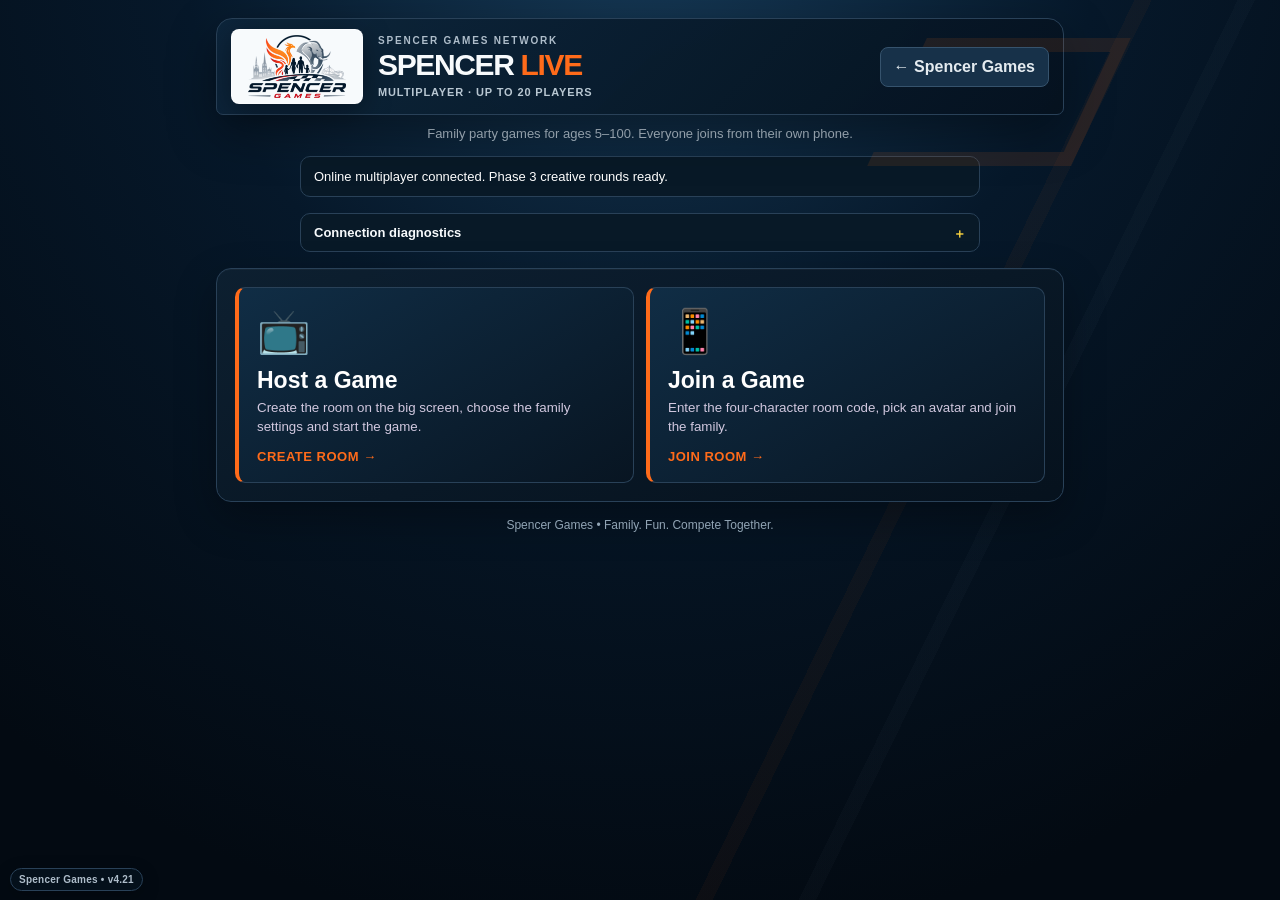
<file: live/index.html>
<!doctype html>
<html lang="en-GB">
<head>
<meta name="spencer-games-version" content="v4.21">
<meta charset="utf-8">
<meta name="viewport" content="width=device-width,initial-scale=1,viewport-fit=cover">
<meta name="theme-color" content="#06182a">
<title>Spencer Live</title>
<style>
:root{color-scheme:dark;font-family:-apple-system,BlinkMacSystemFont,"Segoe UI",sans-serif;background:#080414;color:#fff}*{box-sizing:border-box}body{margin:0;min-height:100vh;background:radial-gradient(circle at top,#271052 0,#110727 38%,#080414 72%);color:#fff}button,input,select{font:inherit}button{touch-action:manipulation}.wrap{width:min(840px,100%);margin:0 auto;padding:max(18px,env(safe-area-inset-top)) 16px max(30px,env(safe-area-inset-bottom))}.top{display:flex;align-items:center;justify-content:space-between;gap:12px;margin-bottom:18px}.brand{font-size:22px;font-weight:1000;letter-spacing:-.5px}.brand span{color:#ffd740}.home{border:1px solid #ffffff22;background:#ffffff10;color:#fff;border-radius:14px;padding:10px 13px;text-decoration:none;font-weight:800}.home.guarded{opacity:.75;cursor:default;background:#23d57a14;border-color:#23d57a44;color:#caffdf}.top-actions{display:flex;align-items:center;gap:8px}.music-toggle{border:1px solid #ffd74055;background:#ffd74010;color:#fff0a3;border-radius:14px;padding:10px 12px;font-weight:900;white-space:nowrap}.music-toggle.off{border-color:#ffffff22;background:#ffffff0b;color:#bdb3ca}.hero{text-align:center;margin:10px 0 22px}.mark{font-size:54px}.hero h1{font-size:clamp(38px,10vw,64px);line-height:.95;margin:7px 0 8px;letter-spacing:-2px}.hero h1 span{color:#ffd740}.hero p{color:#c9bfda;line-height:1.45;margin:0 auto;max-width:560px}.status{margin:0 auto 16px;max-width:680px;border-radius:16px;padding:11px 13px;font-size:13px;line-height:1.35;border:1px solid #ffffff1c;background:#ffffff0b;color:#cfc6dd}.status.good{border-color:#23d57a55;background:#23d57a14;color:#caffdf}.status.warn{border-color:#ffd74055;background:#ffd74010;color:#fff0a3}.panel{background:#ffffff0b;border:1px solid #ffffff1c;border-radius:24px;padding:18px;margin:12px 0;box-shadow:0 18px 50px #0004}.choice-grid{display:grid;grid-template-columns:1fr 1fr;gap:12px}.choice{min-height:190px;border-radius:21px;border:1px solid #ffffff22;color:#fff;padding:18px;text-align:left;display:flex;flex-direction:column;align-items:flex-start}.choice.host{background:linear-gradient(145deg,#02c7ff22,#5468ff28)}.choice.join{background:linear-gradient(145deg,#ffd74022,#ff7b0022)}.choice .icon{font-size:43px}.choice strong{font-size:23px;margin:10px 0 5px}.choice small{color:#d1c8df;line-height:1.4;flex:1}.choice b{font-size:13px;letter-spacing:.5px;margin-top:12px}.form-row{display:grid;gap:8px;margin:12px 0}.form-row label{font-size:13px;color:#c8bed8;font-weight:800}.form-row input,.form-row select{width:100%;border:1px solid #ffffff20;background:#0b0618;color:#fff;border-radius:15px;padding:14px 15px;min-height:48px;font-size:17px;outline:none}.form-row input:focus,.form-row select:focus{border-color:#ffd740aa;box-shadow:0 0 0 3px #ffd74016}.code-input{text-transform:uppercase;letter-spacing:5px;font-weight:1000;text-align:center;font-size:24px!important}.avatars{display:grid;grid-template-columns:repeat(6,1fr);gap:8px}.avatar,.age-btn,.team-btn,.mode-btn{border:2px solid transparent;background:#ffffff0c;color:#fff;border-radius:15px;min-height:50px}.avatar{font-size:26px}.avatar.selected,.age-btn.selected,.team-btn.selected,.mode-btn.selected{border-color:#ffd740;background:#ffd74018}.seg{display:grid;grid-template-columns:1fr 1fr;gap:8px}.age-grid{display:grid;grid-template-columns:repeat(4,1fr);gap:8px}.team-grid{display:grid;grid-template-columns:repeat(4,1fr);gap:8px}.age-btn,.team-btn,.mode-btn{padding:10px 8px;font-weight:900}.primary,.secondary,.danger{width:100%;border:0;border-radius:16px;padding:15px 16px;font-weight:1000;font-size:17px;min-height:50px}.primary{background:linear-gradient(135deg,#ffd740,#ff9000);color:#241300}.primary:disabled{opacity:.4}.secondary{background:#ffffff10;color:#fff;border:1px solid #ffffff18;margin-top:9px}.danger{background:#7b2130;color:#fff;margin-top:9px}.hidden{display:none!important}.room-code{text-align:center;margin:8px 0 16px}.room-code small{display:block;color:#bfb5cf;text-transform:uppercase;font-weight:900;letter-spacing:1px}.room-code strong{display:block;font-size:clamp(48px,14vw,78px);letter-spacing:8px;line-height:1;margin:8px 0;color:#ffd740}.join-link{font-size:13px;color:#c7bdd5;word-break:break-all}.players{display:grid;grid-template-columns:repeat(2,1fr);gap:9px;margin-top:12px}.player{border:1px solid #ffffff14;border-radius:16px;background:#ffffff08;padding:11px;display:flex;align-items:center;gap:9px;min-width:0}.player .face{font-size:28px}.player .name{font-weight:900;white-space:nowrap;overflow:hidden;text-overflow:ellipsis}.player small{display:block;color:#aaa0ba;font-size:11px}.empty{color:#9f95af;text-align:center;padding:22px 8px}.lobby-head,.round-head{display:flex;align-items:center;justify-content:space-between;gap:10px}.pill{font-size:11px;font-weight:1000;border-radius:999px;padding:6px 9px;background:#23d57a1d;color:#9fffc7;border:1px solid #23d57a35}.note{font-size:12px;color:#a99fba;line-height:1.45;margin-top:11px}.error{border:1px solid #ff616155;background:#ff616112;color:#ffcaca;border-radius:14px;padding:10px 12px;font-size:13px;margin:10px 0}.success{border:1px solid #27e88444;background:#27e88410;color:#c7ffdf;border-radius:14px;padding:10px 12px;font-size:13px;margin:10px 0}.tiny{font-size:12px;color:#9e94ad;text-align:center;margin-top:16px}.quiz-card{border:1px solid #ffffff18;background:linear-gradient(145deg,#ffffff0c,#ffd7400b);border-radius:18px;padding:14px;margin:14px 0}.quiz-card strong{display:block;font-size:18px}.quiz-card small{color:#bfb4cf;line-height:1.4}.settings-summary{display:flex;flex-wrap:wrap;gap:7px;margin:10px 0}.chip{font-size:12px;border-radius:999px;padding:7px 10px;background:#ffffff0c;border:1px solid #ffffff17;color:#d9d0e6;font-weight:800}.progress{height:10px;background:#ffffff0d;border-radius:999px;overflow:hidden}.progress>span{display:block;height:100%;background:linear-gradient(90deg,#ffd740,#ff9000);width:0}.question{font-size:clamp(27px,7vw,46px);font-weight:1000;line-height:1.05;text-align:center;margin:18px 0}.question-sub{text-align:center;color:#c6bdd4;font-size:13px}.answers{display:grid;grid-template-columns:1fr 1fr;gap:10px;margin:16px 0}.answer{border:0;border-radius:18px;color:#fff;min-height:92px;padding:14px;font-size:clamp(18px,5vw,26px);font-weight:1000;text-align:left}.answer.a{background:#b82f45}.answer.b{background:#245eb9}.answer.c{background:#b28615}.answer.d{background:#248556}.answer:disabled{opacity:.55}.answer.selected{outline:4px solid #fff;outline-offset:2px}.answer.correct{outline:4px solid #7dffb0;outline-offset:2px}.answer.wrong{filter:grayscale(.7);opacity:.45}.timer{text-align:center;font-size:38px;font-weight:1000;color:#ffd740}.host-tools{display:grid;grid-template-columns:repeat(2,1fr);gap:8px;margin-top:12px}.host-tools button{margin:0}.waiting{text-align:center;border:1px solid #ffffff16;border-radius:18px;background:#ffffff08;padding:18px;color:#d5cce2}.leaderboard{display:grid;gap:8px;margin-top:14px}.leader-row{display:grid;grid-template-columns:42px 1fr auto;align-items:center;gap:10px;padding:11px 12px;border-radius:16px;background:#ffffff09;border:1px solid #ffffff12}.leader-row .rank{font-weight:1000;font-size:20px;color:#ffd740}.leader-row .who{font-weight:900}.leader-row .pts{font-weight:1000}.dual-question{display:grid;grid-template-columns:1fr 1fr;gap:9px;margin:10px 0}.mini-q{border:1px solid #ffffff14;border-radius:15px;padding:11px;background:#ffffff07}.mini-q b{display:block;color:#ffd740;margin-bottom:4px}.mini-q span{font-size:13px;line-height:1.35;color:#ded6e8}.result-banner{text-align:center;border-radius:18px;padding:16px;font-weight:1000;font-size:20px;margin:14px 0}.result-banner.good{background:#27d9811d;border:1px solid #27d98144;color:#baffd2}.result-banner.bad{background:#ff5e6b14;border:1px solid #ff5e6b44;color:#ffd0d4}.switch-row{display:flex;align-items:center;justify-content:space-between;gap:12px;border:1px solid #ffffff14;border-radius:15px;padding:11px 13px;background:#ffffff08}.switch-row input{width:24px;height:24px}.room-info{border:1px solid #23d57a44;background:#23d57a0d;border-radius:14px;padding:10px 12px;font-size:13px;color:#caffdf;margin-top:8px}@media(max-width:620px){.choice-grid,.dual-question{grid-template-columns:1fr}.choice{min-height:145px}.avatars{grid-template-columns:repeat(4,1fr)}.players{grid-template-columns:1fr}.age-grid,.team-grid{grid-template-columns:repeat(2,1fr)}.answers{grid-template-columns:1fr 1fr}.host-tools{grid-template-columns:1fr}.question{font-size:30px}}@media(max-width:380px){.answers{grid-template-columns:1fr}.seg{grid-template-columns:1fr}}@media(prefers-reduced-motion:no-preference){.panel{animation:rise .25s ease}@keyframes rise{from{opacity:0;transform:translateY(6px)}to{opacity:1;transform:none}}}
</style>

<style>
.game-grid{display:grid;grid-template-columns:repeat(3,1fr);gap:10px;margin:12px 0}.game-btn{border:2px solid transparent;border-radius:18px;background:#ffffff09;color:#fff;padding:14px;text-align:left;min-height:116px}.game-btn.selected{border-color:#ffd740;background:#ffd74012}.game-btn strong{display:block;font-size:18px;margin-bottom:6px}.game-btn small{display:block;color:#bfb4cf;line-height:1.35}.creative-prompt{text-align:center;font-size:clamp(25px,7vw,42px);font-weight:1000;line-height:1.08;margin:18px 0}.creative-stage{border:1px solid #ffffff16;background:#ffffff08;border-radius:18px;padding:14px;margin:12px 0}.media-preview{width:100%;max-height:430px;object-fit:contain;border-radius:16px;background:#000;border:1px solid #ffffff18}.camera-wrap{display:grid;gap:10px}.camera-wrap video{width:100%;max-height:430px;border-radius:16px;background:#000;object-fit:cover}.capture-actions{display:grid;grid-template-columns:1fr 1fr;gap:8px}.capture-actions button{margin:0}.record-orb{width:86px;height:86px;border-radius:50%;border:8px solid #ffffff22;background:#e53935;color:#fff;font-weight:1000;margin:12px auto;display:block}.record-orb.recording{animation:pulse 1s infinite}.audio-preview{width:100%;margin:10px 0}.media-grid{display:grid;grid-template-columns:repeat(2,1fr);gap:10px;margin:14px 0}.media-card{border:2px solid #ffffff16;background:#ffffff08;border-radius:18px;padding:10px;min-width:0}.media-card img{width:100%;aspect-ratio:4/3;object-fit:cover;border-radius:12px;background:#000}.media-card audio{width:100%;margin-top:8px}.media-card .media-label{font-size:28px;font-weight:1000;color:#ffd740;margin-bottom:7px}.media-card .media-name{font-weight:900;margin-top:8px;overflow-wrap:anywhere}.vote-btn{width:100%;border:0;border-radius:13px;min-height:48px;background:#ffffff12;color:#fff;font-weight:1000;margin-top:9px}.vote-btn.selected{outline:3px solid #ffd740;background:#ffd74018}.vote-btn:disabled{opacity:.42}.vote-count{font-size:12px;color:#b8aec8;margin-top:6px}.creative-winner{border-color:#ffd740!important;box-shadow:0 0 0 2px #ffd74033 inset}.submission-badge{text-align:center;color:#caffdf;border:1px solid #23d57a44;background:#23d57a0d;border-radius:15px;padding:12px;font-weight:900}.media-note{font-size:12px;color:#a99fba;text-align:center;line-height:1.4}.host-media-count{font-size:22px;font-weight:1000;text-align:center;color:#ffd740;margin:12px 0}.privacy-note{border:1px solid #02c7ff33;background:#02c7ff0b;border-radius:14px;padding:10px 12px;color:#c9efff;font-size:12px;line-height:1.4}.creative-result-title{text-align:center;font-size:30px;font-weight:1000;margin:12px 0}.creative-result-title span{color:#ffd740}@keyframes pulse{50%{transform:scale(1.06);box-shadow:0 0 0 10px #e5393522}}@media(max-width:760px){.game-grid{grid-template-columns:1fr 1fr}}@media(max-width:620px){.game-grid,.capture-actions{grid-template-columns:1fr}.media-grid{grid-template-columns:1fr 1fr}}@media(max-width:390px){.media-grid{grid-template-columns:1fr}}
.diag{max-width:680px;margin:0 auto 16px;border:1px solid #ffffff1c;background:#ffffff08;border-radius:16px;overflow:hidden}.diag summary{cursor:pointer;padding:11px 13px;font-size:13px;font-weight:900;list-style:none}.diag summary::-webkit-details-marker{display:none}.diag summary::after{content:'＋';float:right;color:#ffd740}.diag[open] summary::after{content:'−'}.diag-body{padding:0 13px 12px}.diag-row{display:grid;grid-template-columns:1fr auto;gap:10px;padding:8px 0;border-top:1px solid #ffffff12;font-size:12px}.diag-value{font-weight:900;text-align:right}.diag-value.good{color:#8fffc0}.diag-value.warn{color:#ffe681}.diag-value.bad{color:#ffaaaa}.diag-note{color:#a99fba;font-size:11px;line-height:1.4;margin:7px 0}.diag-run{border:1px solid #ffffff1c;background:#ffffff0d;color:#fff;border-radius:11px;padding:8px 10px;font-size:12px;font-weight:900}
</style>

<style>
.topic-actions{display:flex;gap:8px;margin:0 0 9px}.topic-actions .secondary{width:auto;min-height:42px;padding:9px 12px;margin:0}.topic-grid{display:grid;grid-template-columns:repeat(2,minmax(0,1fr));gap:8px}.topic-option{display:flex;align-items:center;gap:9px;border:1px solid #ffffff18;background:#ffffff08;border-radius:14px;padding:10px 11px;min-height:48px;font-weight:850;color:#eee7f7}.topic-option:has(input:checked){border-color:#ffd740;background:#ffd74012;color:#fff4ba}.topic-option input{width:20px;height:20px;accent-color:#ffd740;flex:0 0 auto}.qr-join{display:flex;align-items:center;justify-content:center;gap:16px;border:1px solid #ffffff18;background:#ffffff08;border-radius:18px;padding:14px;margin:10px auto 16px;max-width:520px}.qr-join>div:last-child{min-width:0}.qr-join strong{display:block;font-size:19px}.qr-join small{display:block;color:#bfb5cf;line-height:1.4;margin-top:3px}.room-qr{width:156px;height:156px;padding:8px;border-radius:12px;background:#fff;display:flex;align-items:center;justify-content:center;flex:0 0 auto}.room-qr img,.room-qr canvas,.room-qr svg{display:block!important;width:140px!important;height:140px!important;image-rendering:pixelated}.room-qr-fallback{color:#241300;background:#ffd740;border-radius:8px;padding:10px;font-weight:1000;text-align:center;line-height:1.15}@media(max-width:520px){.topic-grid{grid-template-columns:1fr}.qr-join{flex-direction:column;text-align:center}.room-qr{width:172px;height:172px}.room-qr img,.room-qr canvas,.room-qr svg{width:156px!important;height:156px!important}}
</style>
<link rel="stylesheet" href="../assets/spencer-theme.css?v=4.12">
<script src="/version.js?v=4.21"></script>
<link rel="stylesheet" href="party.css?v=4.21-party-1">
<script src="../language-es.js?v=4.21-site-es-1"></script><script src="../language.js?v=4.21-site-es-2"></script></head>
<body class="sg-corporate">
<main class="wrap" id="app">
  <div class="sg-brandbar sg-livebar">
    <img class="sg-brand-logo" src="../assets/spencer-games-intro.png" alt="Spencer Games">
    <div class="sg-brand-copy"><span>SPENCER GAMES NETWORK</span><h1>SPENCER <em>LIVE</em></h1><small>Multiplayer · up to 20 players</small></div>
    <div class="top-actions"><button id="music-toggle" class="music-toggle hidden" type="button" aria-pressed="true">🎵 Music On</button><a id="site-home" class="home" href="../">← Spencer Games</a></div>
  </div>
  <p class="sg-live-note">Family party games for ages 5–100. Everyone joins from their own phone.</p>
  <div id="service-status" class="status warn">Checking multiplayer connection…</div>
  <div id="party-gifts" class="pm-gifts hidden" role="status"></div>
  <details id="connection-diagnostics" class="diag">
    <summary>Connection diagnostics</summary>
    <div class="diag-body">
      <div class="diag-row"><span>Spencer Games site</span><span id="diag-site" class="diag-value good">Reachable</span></div>
      <div class="diag-row"><span>Supabase REST</span><span id="diag-rest" class="diag-value warn">Checking…</span></div>
      <div class="diag-row"><span>Realtime / WebSocket</span><span id="diag-realtime" class="diag-value warn">Not connected</span></div>
      <div class="diag-row"><span>Lobby/game updates</span><span id="diag-updates" class="diag-value warn">Waiting</span></div>
      <div id="diag-note" class="diag-note">This panel can help identify blocked connections and slow home Wi-Fi.</div>
      <button id="run-diagnostics" class="diag-run" type="button">Run connection test</button>
    </div>
  </details>

  <section id="screen-choice" class="panel">
    <div class="choice-grid">
      <button id="choose-host" class="choice host" type="button"><span class="icon">📺</span><strong>Host a Game</strong><small>Create the room on the big screen, choose the family settings and start the game.</small><b>CREATE ROOM →</b></button>
      <button id="choose-join" class="choice join" type="button"><span class="icon">📱</span><strong>Join a Game</strong><small>Enter the four-character room code, pick an avatar and join the family.</small><b>JOIN ROOM →</b></button>
    </div>
  </section>

  <section id="screen-host" class="panel hidden">
    <h2>📺 Host Spencer Live</h2>
    <div class="form-row"><label for="host-name">Host name</label><input id="host-name" maxlength="24" autocomplete="nickname" placeholder="e.g. Daddy"></div>
    <div class="form-row"><label>Play style</label><div class="seg"><button class="mode-btn selected" data-mode="individual" type="button">👤 Individuals</button><button class="mode-btn" data-mode="teams" type="button">👨‍👩‍👧‍👦 Teams</button></div></div>
    <div class="form-row"><label>Choose a Spencer Live game</label><div class="game-grid" id="game-grid">
      <button type="button" class="game-btn selected" data-game="quiz"><strong>🧠 Family Mega Quiz</strong><small>Choose the length and topics, then play a fresh family-adaptive question set.</small></button>
      <button type="button" class="game-btn" data-game="creative"><strong>📸🎙️ Creative Party</strong><small>Picture, sound and impression challenges, including people in the room and celebrities.</small></button>
      <button type="button" class="game-btn" data-game="party"><strong>🏔️👑 Party Mountain</strong><small>Quiz, pictures and audio + quick minigames, catch-up gifts and a chaotic climb to the crown. Every star = one starting step.</small></button>
      <button type="button" class="game-btn" data-game="mix"><strong>🎲 Spencer Mix</strong><small>A shuffled blend of quiz questions, picture/sound challenges and impressions.</small></button>
      <button type="button" class="game-btn" data-game="speedway"><strong>🏍️ Speedway Live</strong><small>2–4 riders race simultaneously on their own phones. Opens the dedicated motorsport lobby.</small></button>
    </div></div>
    <div id="quiz-settings">
      <div class="switch-row"><div><strong>Family Adaptive</strong><div class="note">Younger players can receive a simpler version of the same topic.</div></div><input id="adaptive" type="checkbox" checked aria-label="Family Adaptive"></div>
      <div class="form-row"><label for="game-length">Game length</label><select id="game-length"><option value="5">Quick • 5 rounds</option><option value="10" selected>Standard • 10 rounds</option><option value="15">Long • 15 rounds</option><option value="20">Epic • 20 rounds</option></select><div id="game-length-note" class="note">10 questions will be chosen for this room.</div></div>
      <div class="form-row"><label for="question-seconds">Time per question</label><select id="question-seconds"><option value="20">20 seconds</option><option value="30" selected>30 seconds</option><option value="45">45 seconds</option><option value="60">60 seconds</option></select></div>
      <div class="form-row"><label>Question topics</label><div class="topic-actions"><button id="topics-all" class="secondary" type="button">Select all</button><button id="topics-none" class="secondary" type="button">Clear</button></div><div id="topic-grid" class="topic-grid"></div><div class="note">Pick one topic or mix several. Spencer Live balances the selected topics and avoids recently used questions where possible.</div></div>
    </div>
    <div id="creative-privacy" class="privacy-note hidden">🔒 Creative photos and audio are stored privately and are cleaned up when the host ends the game.</div>
    <button id="create-room" class="primary" type="button">Create Room</button>
    <button class="secondary back-choice" type="button">← Back</button>
    <div id="host-message"></div>
  </section>

  <section id="screen-join" class="panel hidden">
    <h2>📱 Join Spencer Live</h2>
    <div class="form-row"><label for="join-code">Room code</label><input id="join-code" class="code-input" maxlength="4" inputmode="text" autocomplete="off" placeholder="ABCD"><div id="join-room-info"></div></div>
    <div class="form-row"><label for="player-name">Your name</label><input id="player-name" maxlength="24" autocomplete="nickname" placeholder="e.g. Jacob"></div>
    <div class="form-row"><label for="player-age">Your age</label><input id="player-age" type="number" inputmode="numeric" min="5" max="100" step="1" value="30" required><div class="note">Questions are matched to your exact age. Ages 5–17 get a close mix around their age; adults get normal varied quiz difficulty.</div></div>
    <div class="form-row"><label>Pick an avatar</label><div class="avatars" id="avatars"></div></div>
    <div id="team-row" class="form-row hidden"><label>Choose a team</label><div id="team-grid" class="team-grid"></div><div class="note">Team scores use the average score, so bigger teams do not get an advantage.</div></div>
    <button id="join-room" class="primary" type="button">Join Room</button>
    <button class="secondary back-choice" type="button">← Back</button>
    <div id="join-message"></div>
  </section>

  <section id="screen-lobby" class="panel hidden">
    <div class="lobby-head"><h2 id="lobby-title">Game Lobby</h2><span class="pill" id="live-pill">LIVE</span></div>
    <div class="room-code"><small>Room code</small><strong id="room-code-display">----</strong><div class="join-link" id="join-url"></div></div>
    <div id="qr-join" class="qr-join hidden"><div id="room-qr" class="room-qr" aria-label="QR code to join this Spencer Live room"></div><div><strong>Scan to join</strong><small>Opens Spencer Live with room <span id="qr-room-code">----</span> already filled in.</small></div></div>
    <div id="settings-summary" class="settings-summary"></div>
    <h3>Players <span id="player-count">0</span>/20</h3>
    <div id="players" class="players"><div class="empty">Waiting for players…</div></div>
    <button id="start-game" class="primary" type="button" disabled>Start Family Mega Quiz</button>
    <button id="leave-lobby" class="secondary" type="button">Leave Lobby</button>
    <div class="note" id="lobby-note">The host can also join as a player from a separate phone.</div>
  </section>

  <section id="screen-game" class="panel hidden">
    <div class="round-head"><div><small id="round-category" class="pill">ROUND</small><h2 id="round-title">Question</h2></div><div class="timer" id="timer">30</div></div>
    <div class="progress"><span id="round-progress"></span></div>
    <div id="host-adaptive-view" class="dual-question hidden"></div>
    <div class="question-sub" id="question-level"></div>
    <div class="question" id="question-text">Get ready…</div>
    <div class="answers" id="answers"></div>
    <div id="answer-status"></div>
    <div class="waiting" id="host-answer-count">Answers: 0 / 0</div>
    <div id="host-tools" class="host-tools hidden">
      <button id="pause-game" class="secondary" type="button">⏸ Pause</button>
      <button id="reveal-now" class="secondary" type="button">👀 Reveal Now</button>
      <button id="skip-question" class="secondary" type="button">⏭ Skip Question</button>
      <button id="end-game" class="danger" type="button">End Game</button>
    </div>
    <div id="reveal-tools" class="host-tools hidden">
      <button id="show-leaderboard" class="primary" type="button">Show Leaderboard</button>
      <button id="next-question-direct" class="secondary" type="button">Next Question</button>
    </div>
  </section>

  <section id="screen-creative-capture" class="panel hidden">
    <div class="round-head"><div><small id="creative-kind" class="pill">CREATIVE</small><h2 id="creative-round-title">Creative Round</h2></div><div class="timer" id="creative-timer">60</div></div>
    <div class="progress"><span id="creative-progress"></span></div>
    <div id="creative-prompt" class="creative-prompt">Get ready…</div>
    <div id="creative-host-capture" class="hidden">
      <div id="creative-host-count" class="host-media-count">Submissions: 0 / 0</div>
      <div id="creative-submitted-names" class="players"></div>
      <button id="creative-start-voting" class="primary" type="button" disabled>Start Voting</button>
      <button id="creative-skip-round" class="secondary" type="button">Skip Round</button>
      <button id="creative-end-game" class="danger" type="button">End Game</button>
    </div>
    <div id="creative-player-capture" class="hidden">
      <div id="picture-capture" class="creative-stage hidden">
        <div class="camera-wrap">
          <video id="camera-video" autoplay playsinline muted class="hidden"></video>
          <canvas id="camera-canvas" class="hidden"></canvas>
          <img id="photo-preview" class="media-preview hidden" alt="Your photo preview">
          <button id="start-camera" class="primary" type="button">📸 Open Camera</button>
          <div id="photo-actions" class="capture-actions hidden"><button id="take-photo" class="primary" type="button">Take Photo</button><button id="cancel-camera" class="secondary" type="button">Cancel Camera</button></div>
          <div id="photo-ready-actions" class="capture-actions hidden"><button id="retake-photo" class="secondary" type="button">Retake</button><button id="submit-photo" class="primary" type="button">Submit Photo</button></div>
        </div>
      </div>
      <div id="sound-capture" class="creative-stage hidden">
        <div id="sound-status" class="media-note">Tap record when you are ready.</div>
        <button id="record-sound" class="record-orb" type="button">REC</button>
        <button id="stop-sound" class="secondary hidden" type="button">■ Stop Recording</button>
        <audio id="sound-preview" class="audio-preview hidden" controls></audio>
        <div id="sound-ready-actions" class="capture-actions hidden"><button id="redo-sound" class="secondary" type="button">Record Again</button><button id="submit-sound" class="primary" type="button">Submit Sound</button></div>
      </div>
      <div id="creative-player-status"></div>
      <div class="media-note">You can’t vote for your own submission later.</div>
    </div>
  </section>

  <section id="screen-creative-vote" class="panel hidden">
    <div class="round-head"><div><small id="vote-stage-pill" class="pill">VOTING</small><h2 id="vote-title">Vote for the best</h2></div><div id="vote-progress-text" class="timer">0/0</div></div>
    <div id="vote-prompt" class="creative-prompt"></div>
    <div class="media-note">Submissions stay anonymous until the result. You cannot vote for yourself.</div>
    <div id="vote-media-grid" class="media-grid"></div>
    <div id="vote-player-status"></div>
    <div id="vote-host-tools" class="hidden">
      <button id="reveal-creative-vote" class="primary" type="button">Reveal Result</button>
      <button id="creative-vote-end-game" class="danger" type="button">End Game</button>
    </div>
  </section>

  <section id="screen-creative-result" class="panel hidden">
    <div id="creative-result-heading" class="creative-result-title">🏆 <span>Result</span></div>
    <div id="result-prompt" class="creative-prompt"></div>
    <div id="result-media-grid" class="media-grid"></div>
    <div id="creative-result-player-wait" class="waiting">Waiting for the host…</div>
    <div id="creative-result-host-tools" class="hidden">
      <button id="creative-result-next" class="primary" type="button">Continue</button>
      <button id="creative-result-end" class="danger" type="button">End Game</button>
    </div>
  </section>

  <section id="screen-party" class="panel pm-panel hidden"></section>
  <section id="screen-leaderboard" class="panel hidden">
    <h2 id="leaderboard-title">🏆 Leaderboard</h2>
    <div id="leaderboard" class="leaderboard"></div>
    <button id="next-question" class="primary hidden" type="button">Next Question</button>
    <div id="player-wait-next" class="waiting hidden">Waiting for the host…</div>
  </section>

  <section id="screen-finished" class="panel hidden">
    <h2>🎉 Final Results</h2>
    <div id="final-leaderboard" class="leaderboard"></div>
    <button id="play-again" class="primary hidden" type="button">Play Again With Same Players</button>
    <button id="finish-leave" class="secondary" type="button">Leave Game</button>
  </section>

  <p class="tiny">Spencer Games • Family. Fun. Compete Together.</p>
</main>
<script src="config.js?release=4.21"></script>
<script src="questions.js?v=4.21"></script>
<script src="creative.js?v=4.21"></script>
<script src="supabase.min.js?release=4.21"></script>
<script src="qr.js?release=4.21"></script>
<script src="music.js?v=4.21"></script>
<script src="party-core.js?v=4.21-party-1"></script>
<script src="party-live.js?v=4.21-party-1"></script>
<script src="app.js?v=4.21-party-1"></script>
</body>
</html>
</file>
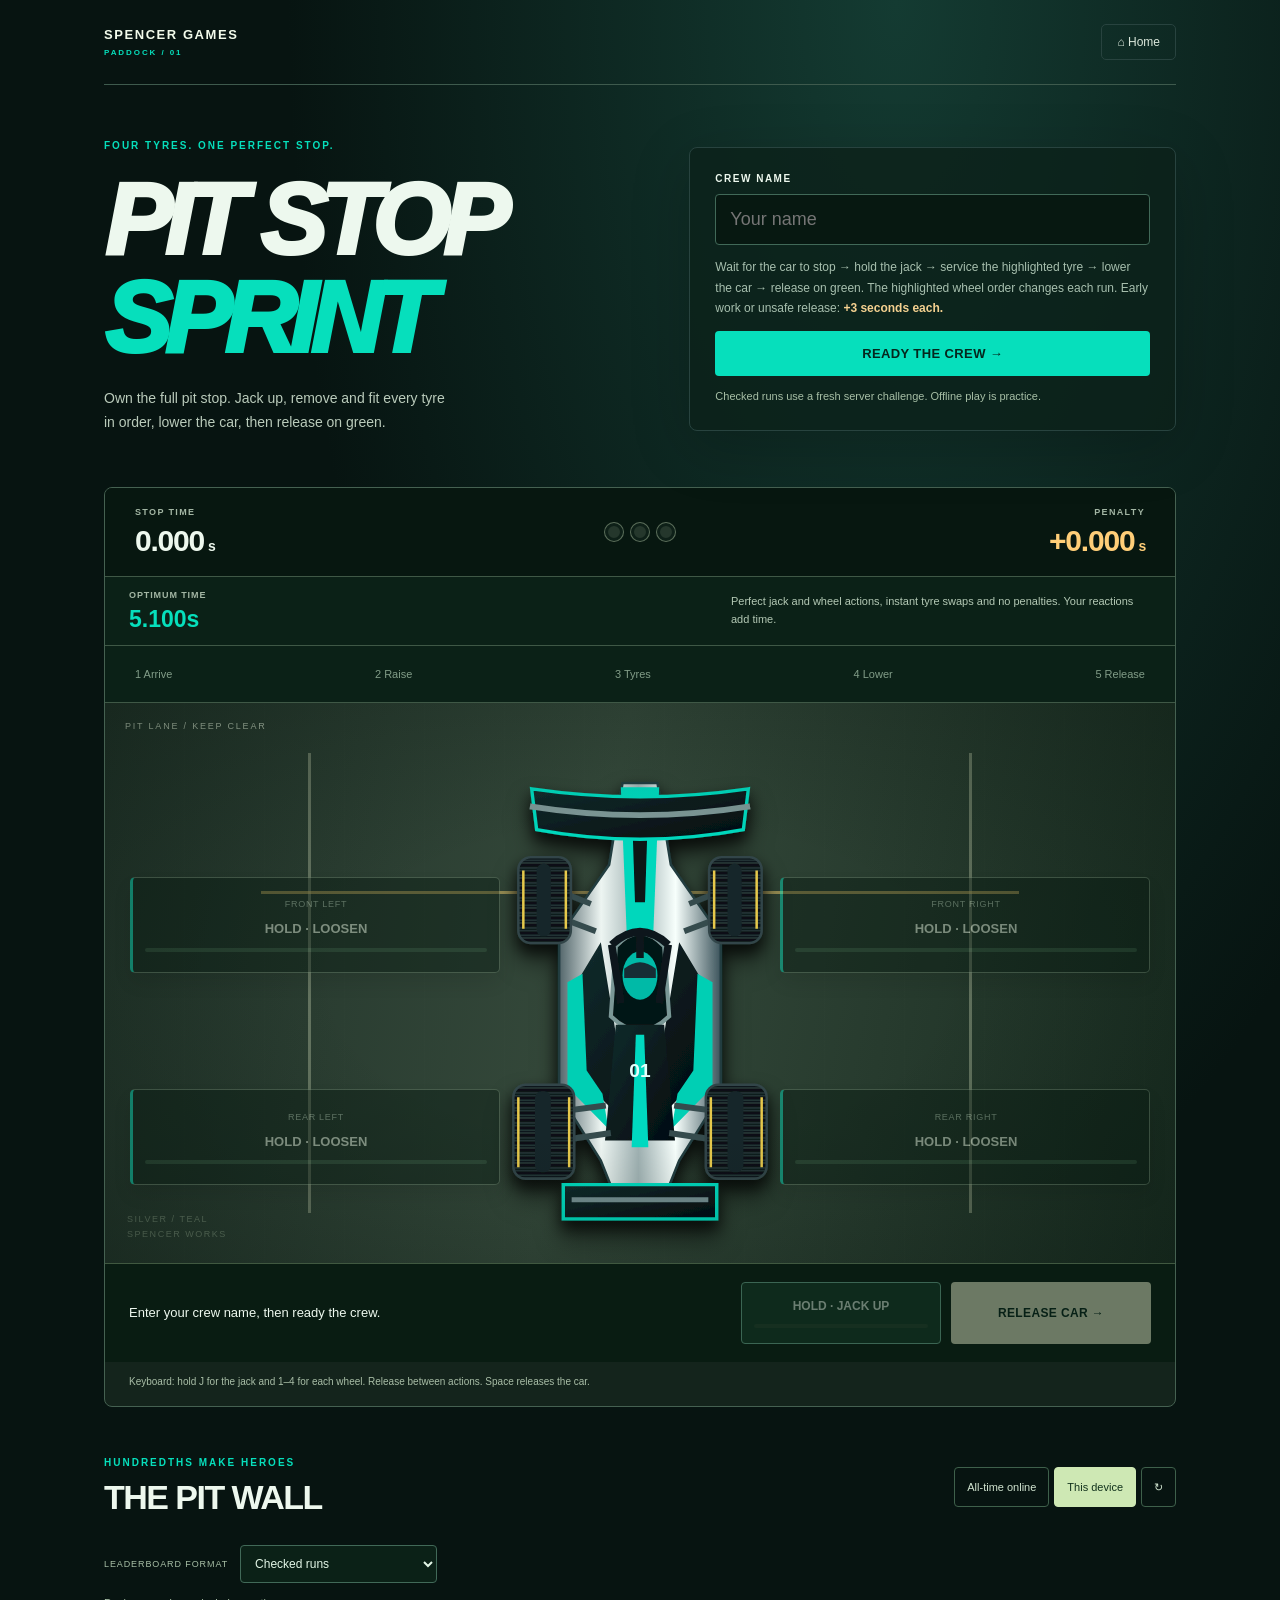
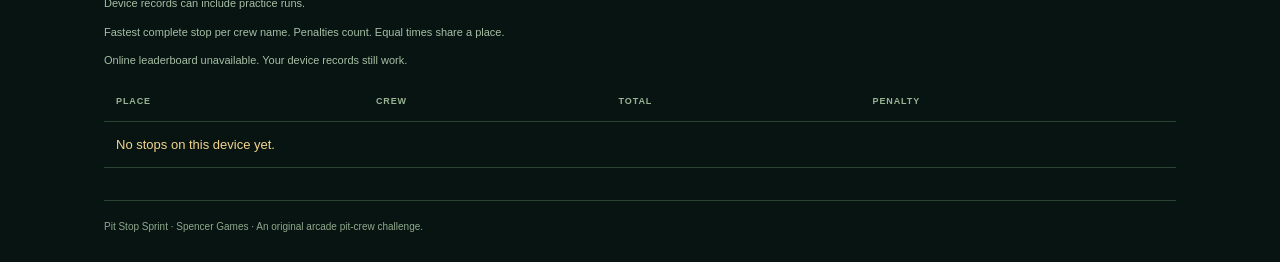
<file: pit-stop/index.html>
<!doctype html><html lang="en"><head><meta charset="utf-8"><meta name="viewport" content="width=device-width,initial-scale=1,viewport-fit=cover"><meta name="spencer-games-version" content="v4.21"><meta name="theme-color" content="#071916"><title>Pit Stop Sprint · Spencer Games</title><link rel="stylesheet" href="style.css?v=6"><script src="../language-es.js?v=4.21-site-es-4"></script><script src="../language.js?v=4.21-site-es-2"></script></head><body><main class="shell"><header><a class="brand" href="../" target="_top">SPENCER GAMES <span>PADDOCK / 01</span></a><a class="home" href="../" target="_top">⌂ Home</a></header>
<section class="intro"><div><p class="eyebrow">FOUR TYRES. ONE PERFECT STOP.</p><h1>PIT STOP<br><em>SPRINT</em></h1><p class="lede">Own the full pit stop. Jack up, remove and fit every tyre in order, lower the car, then release on green.</p></div><div class="setup"><label for="playerName">CREW NAME</label><input id="playerName" maxlength="24" autocomplete="nickname" placeholder="Your name" required><p class="rules">Wait for the car to stop → hold the jack → service the highlighted tyre → lower the car → release on green. The highlighted wheel order changes each run. Early work or unsafe release: <strong>+3 seconds each.</strong></p><button id="start" class="primary">READY THE CREW →</button><p id="setupError" role="alert"></p><p id="runStatus" class="run-status" role="status">Checked runs use a fresh server challenge. Offline play is practice.</p></div></section>
<section class="garage" aria-label="Pit stop game"><div class="dashboard"><div><small>STOP TIME</small><strong id="time">0.000<span>s</span></strong></div><div class="lights" id="lights" aria-label="Waiting for the start"><i></i><i></i><i></i></div><div><small>PENALTY</small><strong id="penalty">+0.000<span>s</span></strong></div></div><div class="optimum"><div><small>OPTIMUM TIME</small><strong id="optimumTime">5.100s</strong></div><p>Perfect jack and wheel actions, instant tyre swaps and no penalties. Your reactions add time.</p></div><ol class="sequence" id="sequence" aria-label="Pit stop sequence"><li data-step="arrival">1 Arrive</li><li data-step="jack_up">2 Raise</li><li data-step="wheels">3 Tyres</li><li data-step="jack_down">4 Lower</li><li data-step="release">5 Release</li></ol><div class="pitbox" id="pitbox"><div class="lane-label">PIT LANE / KEEP CLEAR</div><div class="box-lines"></div><div class="jack-rig" aria-hidden="true"><svg viewBox="0 0 100 60"><path d="M12 51H88M32 51L54 14L68 51M54 14V6M40 6H68" fill="none" stroke="#f0c66e" stroke-width="8" stroke-linecap="round"/></svg></div><div class="car" id="car" aria-hidden="true">
<svg viewBox="0 0 360 650" xmlns="http://www.w3.org/2000/svg"><defs><linearGradient id="silver"><stop stop-color="#53666b"/><stop offset=".26" stop-color="#edf5f2"/><stop offset=".49" stop-color="#9fb1b2"/><stop offset=".72" stop-color="#f7fffc"/><stop offset="1" stop-color="#3b535b"/></linearGradient><linearGradient id="dark" x2="1" y2="1"><stop stop-color="#132c2c"/><stop offset="1" stop-color="#030c10"/></linearGradient><filter id="shadow"><feDropShadow dx="0" dy="9" stdDeviation="8" flood-opacity=".6"/></filter><pattern id="tread" width="9" height="9" patternUnits="userSpaceOnUse"><rect width="9" height="9" fill="#071113"/><path d="M0 1H9M0 7H9" stroke="#263637" stroke-width="2"/></pattern></defs><g filter="url(#shadow)"><path d="M159 85L143 183L83 269L83 458L133 538L150 581H210L227 538L277 458V269L217 183L201 85Z" fill="url(#silver)" stroke="#233d40" stroke-width="3"/><path d="M157 90H203L196 264H164Z" fill="#00d7bc"/><path d="M170 105H190L186 228H174Z" fill="#071417"/><path d="M133 276L106 321V436L143 473L151 386Z M227 276L254 321V436L217 473L209 386Z" fill="url(#dark)"/><path d="M111 314L93 324V450L142 500L135 458L116 430Z M249 314L267 324V450L218 500L225 458L244 430Z" fill="#00cfb4"/><path d="M151 281Q180 250 209 281L215 365Q180 399 145 365Z" fill="#061213" stroke="#7a9796" stroke-width="5"/><ellipse cx="180" cy="316" rx="21" ry="29" fill="#00baa7"/><path d="M161 308Q180 292 199 308V319H161Z" fill="#172e35"/><path d="M146 279Q180 248 214 279M146 279L157 349M214 279L203 349M180 264V295" fill="none" stroke="#0a181d" stroke-width="9"/><path d="M151 375H209L222 514H138Z" fill="url(#dark)"/><path d="M175 387H185L190 522H170Z" fill="#00d9c0"/><path d="M121 230L61 206M239 230L299 206M127 263L61 238M233 263L299 238M139 472L62 482M221 472L298 482M145 505L64 517M215 505L296 517" stroke="#354b4d" stroke-width="7"/>
<g id="tyre-fl"><rect x="34" y="174" width="63" height="103" rx="15" fill="url(#tread)" stroke="#324548" stroke-width="3"/><rect x="56" y="182" width="17" height="87" rx="8" fill="#17272b"/><path d="M40 190V260M91 190V260" stroke="#e6c84b" stroke-width="3"/></g><g id="tyre-fr"><rect x="263" y="174" width="63" height="103" rx="15" fill="url(#tread)" stroke="#324548" stroke-width="3"/><rect x="285" y="182" width="17" height="87" rx="8" fill="#17272b"/><path d="M269 190V260M320 190V260" stroke="#e6c84b" stroke-width="3"/></g><g id="tyre-rl"><rect x="28" y="447" width="73" height="113" rx="15" fill="url(#tread)" stroke="#324548" stroke-width="3"/><rect x="54" y="455" width="19" height="97" rx="8" fill="#17272b"/><path d="M34 462V546M95 462V546" stroke="#e6c84b" stroke-width="3"/></g><g id="tyre-rr"><rect x="259" y="447" width="73" height="113" rx="15" fill="url(#tread)" stroke="#324548" stroke-width="3"/><rect x="285" y="455" width="19" height="97" rx="8" fill="#17272b"/><path d="M265 462V546M326 462V546" stroke="#e6c84b" stroke-width="3"/></g><path d="M50 92Q180 111 310 92L304 141Q180 164 56 141Z" fill="url(#dark)" stroke="#00d7bc" stroke-width="4"/><path d="M48 113Q180 134 312 113" fill="none" stroke="#7c9695" stroke-width="7"/><path d="M88 567H272V608H88Z" fill="url(#dark)" stroke="#00d7bc" stroke-width="4"/><path d="M98 585H262" stroke="#738d8f" stroke-width="6"/><text x="180" y="438" text-anchor="middle" fill="#e6fffc" font-family="sans-serif" font-size="23" font-weight="900">01</text></g></svg></div>
<div class="wheel-controls"><button class="wheel fl" data-wheel="0" type="button"><small>FRONT LEFT</small><strong>HOLD · LOOSEN</strong><span class="progress"><i></i></span></button><button class="wheel fr" data-wheel="1" type="button"><small>FRONT RIGHT</small><strong>HOLD · LOOSEN</strong><span class="progress"><i></i></span></button><button class="wheel rl" data-wheel="2" type="button"><small>REAR LEFT</small><strong>HOLD · LOOSEN</strong><span class="progress"><i></i></span></button><button class="wheel rr" data-wheel="3" type="button"><small>REAR RIGHT</small><strong>HOLD · LOOSEN</strong><span class="progress"><i></i></span></button></div>
<div class="garage-watermark">SILVER / TEAL<br>SPENCER WORKS</div></div><div class="release-bar"><p id="status" role="status" aria-live="polite">Enter your crew name, then ready the crew.</p><div class="service-actions"><button id="jack" class="jack" type="button" disabled><strong id="jackLabel">HOLD · JACK UP</strong><span class="progress"><i id="jackProgress"></i></span></button><button id="go" class="go" disabled>RELEASE CAR →</button></div></div><p class="keyboard">Keyboard: hold J for the jack and 1–4 for each wheel. Release between actions. Space releases the car.</p></section>
<section id="result" class="result" hidden><p class="eyebrow">STOP COMPLETE</p><h2 id="resultTime"></h2><p id="breakdown"></p><p id="optimumComparison" class="optimum-comparison"></p><p id="saveStatus" role="status"></p><div class="result-actions"><button id="again" class="primary">ANOTHER STOP ↻</button><button id="retrySave" class="quiet" hidden>Retry upload</button></div></section>
<section class="records"><div class="record-heading"><div><p class="eyebrow">HUNDREDTHS MAKE HEROES</p><h2>THE PIT WALL</h2></div><div class="tabs"><button id="onlineTab" aria-pressed="true">All-time online</button><button id="deviceTab" aria-pressed="false">This device</button><button id="refresh" aria-label="Refresh leaderboard">↻</button></div></div><label class="format-label" for="boardFormat">LEADERBOARD FORMAT<select id="boardFormat"><option value="pitstop-v3">Checked runs</option><option value="pitstop-v2">Earlier full stops (unchecked)</option><option value="pitstop-v1">Original tyre challenge</option></select></label><p id="deviceNote" class="record-note" hidden>Device records can include practice runs.</p><p class="record-note">Fastest complete stop per crew name. Penalties count. Equal times share a place.</p><p id="boardStatus" role="status"></p><div class="table-scroll"><table><thead><tr><th>PLACE</th><th>CREW</th><th>TOTAL</th><th>PENALTY</th></tr></thead><tbody id="rows"></tbody></table></div></section><footer>Pit Stop Sprint · Spencer Games · An original arcade pit-crew challenge.</footer></main><script src="../holeshot/config.js"></script><script src="core.js?v=3"></script><script src="checks.js?v=1"></script><script src="app.js?v=6"></script></body></html>
</file>
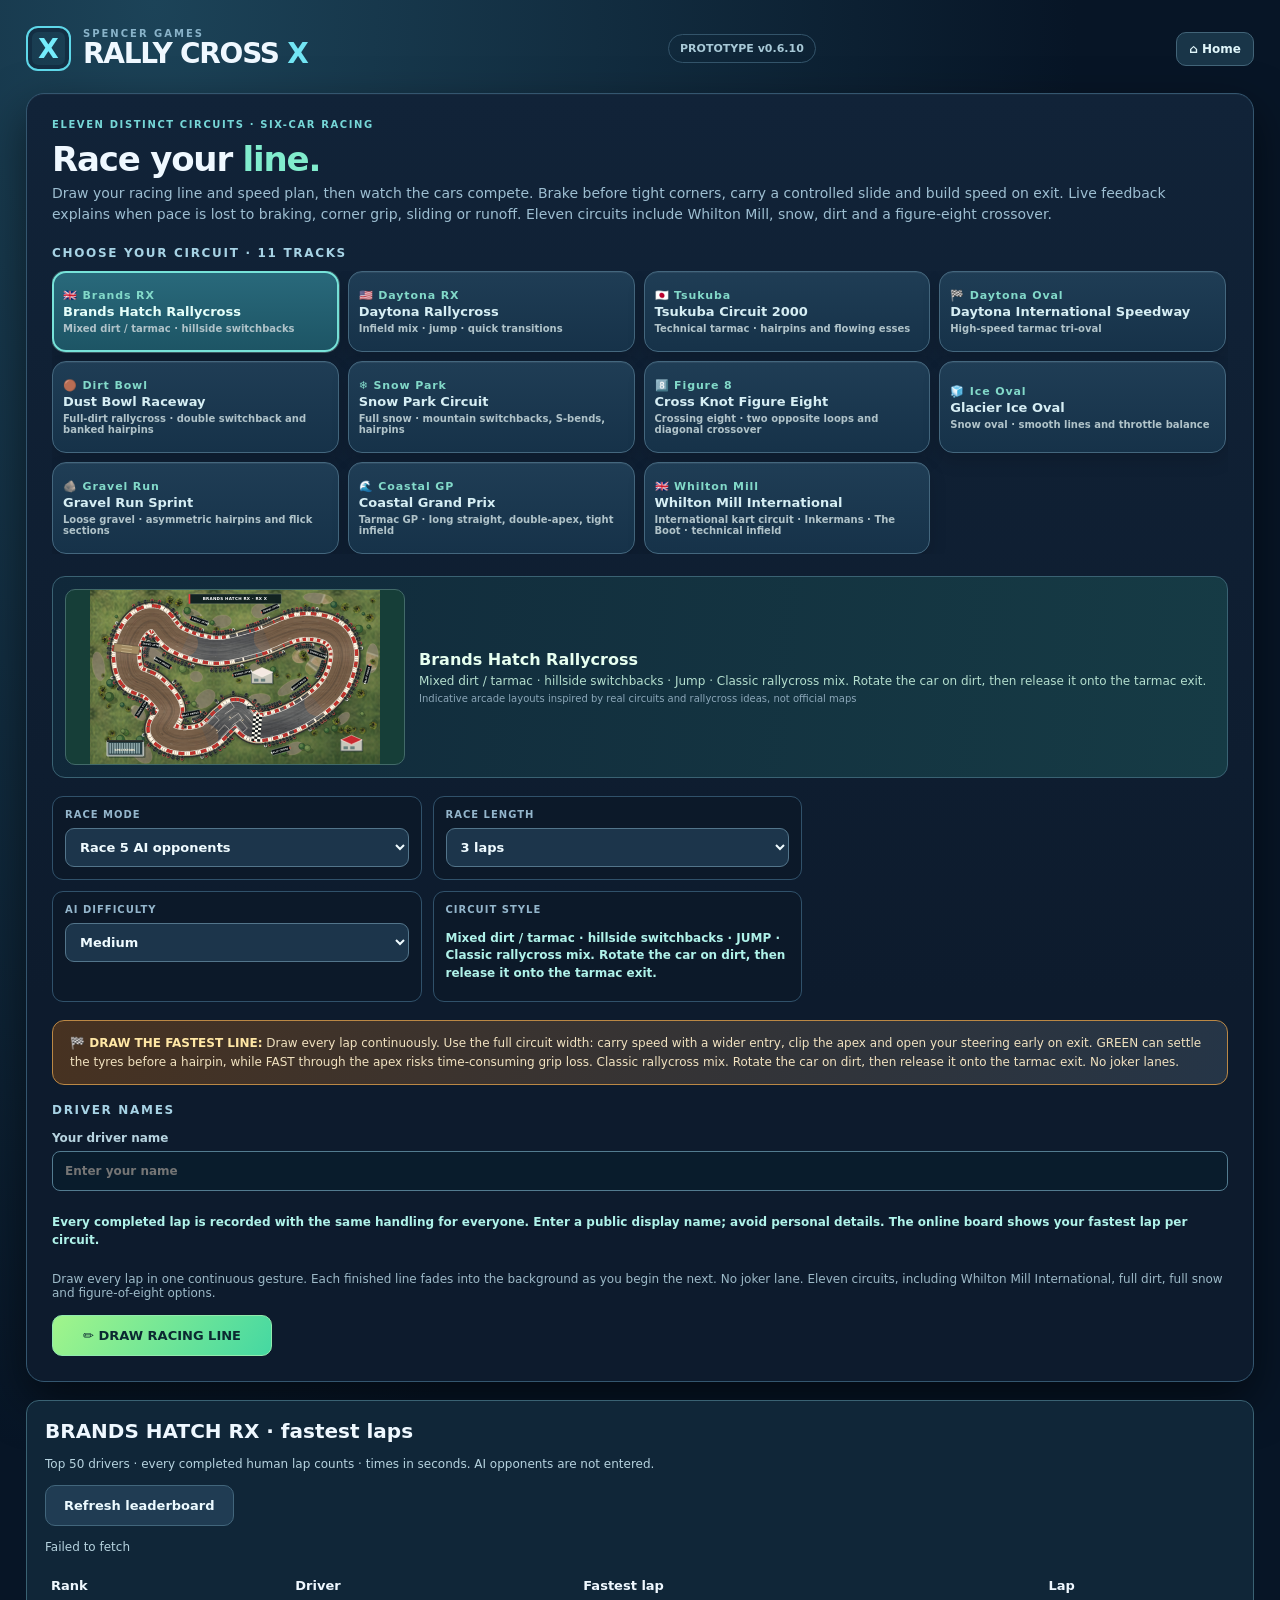
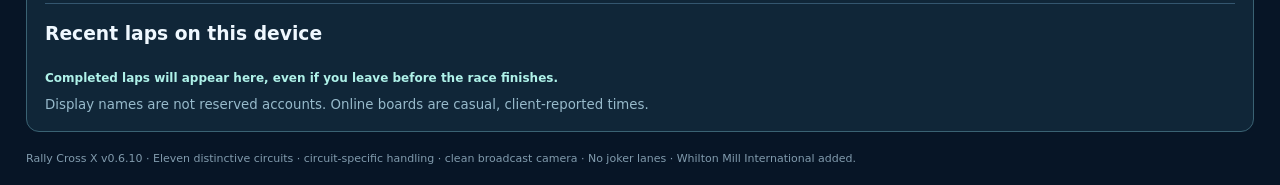
<file: rally-cross-x/index.html>
<!doctype html>
<html lang="en"><head>
<meta name="spencer-games-version" content="v4.21"><meta charset="utf-8"><meta name="viewport" content="width=device-width,initial-scale=1,viewport-fit=cover"><meta name="theme-color" content="#071526"><meta name="apple-mobile-web-app-capable" content="yes"><meta name="apple-mobile-web-app-status-bar-style" content="black-translucent"><meta name="mobile-web-app-capable" content="yes"><title>Spencer Games | Rally Cross X v0.6.10</title>
<style>
:root{font-family:Inter,ui-sans-serif,system-ui,-apple-system,'Segoe UI',sans-serif;color:#eff8ff;background:#071526;font-synthesis:none}*{box-sizing:border-box}body{margin:0;min-height:100svh;background:radial-gradient(ellipse at 12% 0,#1c4358,#071526 58%);overflow-x:hidden}button,select{font:inherit}button{cursor:pointer}button:disabled{cursor:default;opacity:.4}[hidden]{display:none!important}
.shell{max-width:1380px;margin:auto;padding:clamp(12px,2.1vw,26px);padding-bottom:max(18px,env(safe-area-inset-bottom))}header{display:flex;align-items:center;justify-content:space-between;gap:12px;margin:0 0 22px}.brand{display:flex;align-items:center;gap:12px}.mark{height:45px;width:45px;border:2px solid #5ed7e9;border-radius:12px;display:grid;place-items:center;color:#75ecfc;font-size:27px;font-weight:1000;font-style:italic;box-shadow:inset 0 0 0 4px #132e43}.brand small{display:block;color:#89b3c9;font-size:10px;letter-spacing:.2em;font-weight:900}.brand strong{display:block;font-weight:950;font-size:clamp(19px,2.4vw,28px);letter-spacing:-.045em;line-height:1.1}.version{padding:7px 11px;border:1px solid #33546a;border-radius:30px;color:#a8c9d7;font-size:11px;font-weight:800}
h1{font-size:clamp(21px,3.4vw,34px);letter-spacing:-.035em;margin:0 0 4px}.subtitle{font-size:14px;color:#9dbed1;margin:0 0 21px;line-height:1.5}.panel{padding:clamp(15px,2.2vw,25px);background:linear-gradient(180deg,#112338,#0d1b2d 70%);border:1px solid #34566f;border-radius:18px;box-shadow:0 18px 46px #0008,inset 0 1px 0 #ffffff08}.section-title{font-size:12px;font-weight:950;color:#a7d3e5;letter-spacing:.14em;margin:0 0 11px;text-transform:uppercase}.track-tabs{display:grid;grid-template-columns:repeat(auto-fit,minmax(180px,1fr));gap:9px;margin-bottom:22px;max-height:352px;overflow:auto;padding-right:2px}.track-tabs button{border:1px solid #44677e;background:linear-gradient(180deg,#1f3d55,#163249);color:#d6eef4;border-radius:14px;padding:17px 10px;font-weight:850;font-size:13px;text-align:left;box-shadow:inset 0 1px 0 #ffffff10,0 8px 18px #00000022}.track-tabs button.selected{background:linear-gradient(180deg,#29697b,#1d5565);color:#e5fffa;border:2px solid #77e3d9;padding:16px 9px;box-shadow:0 0 0 1px #bffff444,0 10px 24px #00000030}.track-tabs button:hover{filter:brightness(1.17)}.track-tabs span{display:block;font-size:10px;color:#b0c3c9;font-weight:600;margin-top:4px}.track-tabs em{display:block;font-style:normal;font-size:11px;color:#82d9c9;font-weight:900;letter-spacing:.08em;margin-bottom:2px}
.setup{display:grid;grid-template-columns:repeat(4,minmax(0,1fr));gap:11px}.setting{background:#0c1929;border:1px solid #30516a;border-radius:11px;padding:12px;min-width:0}.setting label{font-size:10px;letter-spacing:.1em;display:block;color:#94b6cc;font-weight:950;margin-bottom:8px}.setting select{width:100%;border-radius:9px;border:1px solid #53758b;padding:10px;background:#1c354b;color:#effbff;font-size:13px;font-weight:800}.setting select:disabled{opacity:.5}.setup-note{font-size:12px;font-weight:850;color:#aff2e9;line-height:1.45;padding:7px 0}.rules{border:1px solid #bb8845;border-radius:12px;background:linear-gradient(100deg,#473221,#253547);padding:13px 17px;font-size:12px;color:#f1e2c0;line-height:1.55;margin:18px 0}.rules strong{color:#ffe7a5}.primary,.action{border-radius:10px;font-size:13px;font-weight:900;border:1px solid #42667c;background:#203c53;color:#ecfaff;padding:12px 18px;white-space:nowrap}.primary{border-color:#91ebad;background:linear-gradient(125deg,#a1f58b,#45d8a2);color:#0b2931}.primary:hover:not(:disabled),.action:hover:not(:disabled){filter:brightness(1.12)}.setup-action{display:flex;align-items:center;justify-content:space-between;gap:15px;flex-wrap:wrap;margin-top:16px}.setup-action p{font-size:12px;color:#9dbac8;margin:0}.setup-action button{min-width:220px}
footer{margin-top:17px;font-size:11px;color:#819bad;line-height:1.55}.drawing-modal{position:fixed;inset:0;background:#06111e;z-index:50;overflow:hidden}.drawing-inner{width:100%;height:100%;display:flex;flex-direction:column;padding:max(8px,env(safe-area-inset-top)) max(9px,env(safe-area-inset-right)) max(8px,env(safe-area-inset-bottom)) max(9px,env(safe-area-inset-left));gap:7px}.draw-top{min-height:55px;background:#10273a;border:1px solid #365a6e;border-radius:12px;display:flex;align-items:center;gap:8px;justify-content:space-between;padding:7px 9px;flex:none}.draw-name{min-width:132px}.draw-name strong{font-size:13px;display:block}.draw-name span{display:block;color:#8bdfd7;font-weight:800;font-size:11px;margin-top:3px}.top-actions{display:flex;gap:6px;align-items:center;justify-content:flex-end;flex-wrap:wrap}.top-actions button,.top-actions select{background:#24465b;color:#f5faff;border:1px solid #597b8c;padding:9px 11px;font-weight:800;font-size:12px;border-radius:9px}.top-actions .primary{background:#91ef96;color:#122e2b;border-color:#a3ffb1}.top-actions .joker-select{color:#f9e3b6;background:#49321f;border-color:#ba884d}.drawing-stage{flex:1;display:flex;align-items:center;justify-content:center;min-height:0;min-width:0}.game{position:relative;overflow:hidden;background:#1a4037;border:2px solid #587b8c;border-radius:14px;aspect-ratio:1200/720;width:min(100%,calc((100svh - 136px)*1.666667));max-height:100%;box-shadow:0 18px 40px #000a,inset 0 1px 0 #ffffff14;isolation:isolate}svg.track-art{position:absolute;inset:0;width:100%;height:100%;pointer-events:none;display:block;transform-origin:center center;will-change:transform;transition:transform .05s linear}canvas{position:relative;z-index:1;display:block;width:100%;height:100%;touch-action:none;-webkit-user-select:none;user-select:none;transform-origin:center center;will-change:transform;transition:transform .05s linear}.hud{z-index:2;pointer-events:none;position:absolute;top:10px;left:10px;right:10px;display:flex;align-items:flex-start;justify-content:space-between;gap:7px}.hudpill{border-radius:9px;border:1px solid #7896a866;background:#061827e8;padding:8px 11px;font-size:14px;font-weight:950;backdrop-filter:blur(3px);font-variant-numeric:tabular-nums}.hudpill small{font-size:9px;letter-spacing:.1em;display:block;color:#aacbdf;margin-bottom:2px}.hud-center{text-align:center}.hud-center div{font-size:10px;color:#fbe4ac;margin-top:4px}.hudright{text-align:right}.toast{position:absolute;z-index:3;pointer-events:none;left:50%;bottom:9px;transform:translateX(-50%);border:1px solid #578699bb;background:#061827e8;padding:9px 13px;border-radius:10px;font-size:12px;font-weight:800;text-align:center;max-width:95%}.countdown{position:absolute;inset:0;display:grid;place-items:center;z-index:4;pointer-events:none;font-size:clamp(65px,17vw,160px);text-shadow:0 5px 0 #173e4b,0 11px 25px #000c;font-weight:1000;color:#eeffef}.draw-foot{min-height:29px;display:flex;justify-content:space-between;align-items:center;flex-wrap:wrap;gap:8px;font-size:11px;color:#bad3dc;font-weight:700;flex:none}.draw-foot strong{color:#a3f4da}
/* iOS Safari generally cannot rotate/lock an arbitrary web element fullscreen. Instead rotate the entire drawing UI in portrait. */
@media(orientation:portrait) and (max-width:800px){.drawing-modal.landscape-fallback .drawing-inner{position:absolute;top:0;left:100vw;width:100dvh;height:100dvw;padding:6px;transform:rotate(90deg);transform-origin:top left}.drawing-modal.landscape-fallback .draw-top{min-height:48px}.drawing-modal.landscape-fallback .draw-name{min-width:105px}.drawing-modal.landscape-fallback .draw-name strong{font-size:11px}.drawing-modal.landscape-fallback .top-actions button,.drawing-modal.landscape-fallback .top-actions select{font-size:10px;padding:7px 8px}.drawing-modal.landscape-fallback .game{width:min(100%,calc((100dvw - 103px)*1.66667));border-radius:8px}.drawing-modal.landscape-fallback .draw-foot{font-size:9px;min-height:19px}}
.race-screen{margin-top:12px}.race-actions{position:sticky;top:0;z-index:7;background:#091d2ef0;padding:8px;border-radius:11px;border:1px solid #244a60;backdrop-filter:blur(6px);box-shadow:0 10px 24px #00000022}.race-actions{display:flex;gap:9px;align-items:center;flex-wrap:wrap;margin:11px 0}.race-screen .game{margin:0 auto;max-width:1200px;width:100%;max-height:unset}.standings{margin-top:12px;background:#0e2032;border:1px solid #30516a;border-radius:13px;overflow:hidden}.standings h2{margin:0;background:#1a354c;font-size:13px;letter-spacing:.07em;padding:12px 14px}.standings-body{display:grid;grid-template-columns:repeat(6,minmax(0,1fr));gap:1px;background:#315267}.driver{min-width:0;background:#0d2033;padding:12px 10px;font-size:12px;white-space:nowrap;overflow:hidden}.driver.you{background:#1c5061}.driver strong{display:block;text-overflow:ellipsis;overflow:hidden;font-size:12px}.driver small{display:block;color:#a6bece;margin-top:5px;font-size:10px}.driver em{display:inline-block;border-radius:50%;width:9px;height:9px;margin:0 6px 0 0}.metrics{display:grid;grid-template-columns:repeat(4,1fr);gap:9px;margin:10px 0}.metric{background:linear-gradient(180deg,#132c41,#0e2435);border-radius:12px;border:1px solid #355872;padding:11px 13px;box-shadow:inset 0 1px 0 #ffffff08}.metric small{display:block;color:#abc3d4;font-weight:850;letter-spacing:.08em;font-size:9px;margin-bottom:5px}.metric strong{font-size:16px;font-variant-numeric:tabular-nums}.result-note{padding:12px 15px;background:#19354a;border-radius:11px;color:#c6e7ee;font-size:13px;line-height:1.5}.good{color:#89f4b3}.warn{color:#ffbe88}
@media(max-width:750px){.shell{padding:12px}.setup{grid-template-columns:repeat(2,1fr)}.track-tabs{grid-template-columns:repeat(auto-fit,minmax(160px,1fr));max-height:320px}.standings-body{grid-template-columns:repeat(3,minmax(0,1fr))}.draw-top{gap:5px}.hud{top:6px;left:6px;right:6px}.hudpill{font-size:11px;padding:5px 7px}.hudpill small{font-size:8px}.toast{font-size:10px;padding:5px 9px}.draw-foot{font-size:10px}}@media(max-width:640px){.drawing-inner{padding:0;gap:4px}.draw-top{min-height:46px;padding:6px 8px;border-radius:0 0 10px 10px;border-left:none;border-right:none}.draw-name{min-width:0}.draw-name span{display:none}.top-actions{gap:4px}.top-actions .speed-legend{display:none}.top-actions button,.top-actions select{padding:8px 9px;font-size:11px}.drawing-stage{padding:0}.game{width:100vw;max-width:none;max-height:none;height:calc(100dvh - 102px);aspect-ratio:auto;border-radius:0;border-left:none;border-right:none}.drawing-modal.immersive .game{height:calc(100dvh - 48px)}.hud{top:auto;bottom:6px;left:6px;right:6px;align-items:flex-end}.hud-center{display:none}.hudpill{padding:4px 6px;font-size:10px;background:#061827db}.hudpill small{display:none}.toast{bottom:32px;font-size:9px;padding:4px 8px;max-width:72%}.draw-foot{padding:0 8px 8px;min-height:0}.draw-foot span{display:none}}@media(max-width:475px){.standings-body{grid-template-columns:repeat(2,minmax(0,1fr))}.metrics{grid-template-columns:repeat(2,1fr)}.version{font-size:9px}.setting{padding:9px}.setting select{font-size:12px}.setup{grid-template-columns:1fr}.track-tabs{grid-template-columns:1fr}}

/* iOS Safari often has no Fullscreen API for normal HTML elements. The expand button
   always toggles a genuinely larger in-page workspace; native fullscreen is optional. */
.drawing-modal.immersive .drawing-inner{gap:2px;padding:2px}
.drawing-modal.immersive .draw-foot{display:none}
.drawing-modal.immersive .draw-top{min-height:38px;border-radius:7px;padding:3px 6px;background:#091d2b}
.drawing-modal.immersive .draw-name{min-width:95px}
.drawing-modal.immersive .draw-name strong{font-size:10px}
.drawing-modal.immersive .draw-name span{font-size:9px;margin-top:0}
.drawing-modal.immersive .top-actions{gap:3px}
.drawing-modal.immersive .top-actions button,.drawing-modal.immersive .top-actions select{font-size:11px;padding:6px 7px}
.drawing-modal.immersive .game{width:min(100%,calc((100dvh - 48px)*1.666667));border-radius:3px;max-height:100%;border-width:1px}
@media(orientation:portrait) and (max-width:800px){
 .drawing-modal.landscape-fallback.immersive .drawing-inner{padding:2px}
 .drawing-modal.landscape-fallback.immersive .game{width:min(100%,calc((100dvw - 48px)*1.666667))}
 .drawing-modal.landscape-fallback.immersive .top-actions button,.drawing-modal.landscape-fallback.immersive .top-actions select{font-size:9px;padding:5px 5px}
}
.speed-legend{display:flex;gap:4px;align-items:center;white-space:nowrap}.speed-legend b{border-radius:6px;padding:6px 7px;color:#101b26;font-size:10px;font-weight:1000;letter-spacing:.04em}.speed-slow{background:#7df4af}.speed-medium{background:#ffd470}.speed-fast{background:#ff8585}
@media(max-width:750px){.speed-legend b{padding:3px 5px;font-size:9px}.draw-name{min-width:92px}}
@media(orientation:portrait) and (max-width:800px){.drawing-modal.landscape-fallback .speed-legend b{padding:3px 4px;font-size:8px}}

/* Tuning lab */
.eyebrow{font-size:10px;letter-spacing:.16em;font-weight:950;color:#76d7d7;margin-bottom:9px}.accent{color:#81eccd}.lab-setup{grid-template-columns:repeat(2,minmax(0,1fr));max-width:750px;margin:0 0 14px}.tune-panel{background:linear-gradient(155deg,#123447,#102339 75%);border:1px solid #477a88;border-radius:17px;padding:16px;margin:12px 0 16px}.tune-top{display:flex;justify-content:space-between;align-items:flex-start;gap:12px;flex-wrap:wrap}.tune-top h2{font-size:20px;margin:0 0 5px}.tune-top p{font-size:12px;color:#b6d2df;margin:0 0 14px;line-height:1.5}.tune-top .action{font-size:11px;padding:9px 12px}.tune-grid{display:grid;grid-template-columns:repeat(4,minmax(0,1fr));gap:9px}.tune-cell{min-width:0;border:1px solid #345b70;background:#0b2133;border-radius:12px;padding:13px}.tune-cell label{display:flex;align-items:center;justify-content:space-between;gap:8px;color:#c9e3ed;font-weight:950;font-size:10px;letter-spacing:.04em}.tune-cell output{flex:none;font-size:16px;font-weight:1000;letter-spacing:0;color:#90f1c6;font-variant-numeric:tabular-nums}.tune-cell input[type=range]{display:block;width:100%;margin:17px 0 12px;accent-color:#7ad9cb;cursor:pointer;touch-action:pan-y}.tune-ends{display:flex;justify-content:space-between;gap:8px;color:#a2bbc8;font-size:10px}.tune-cell p{font-size:11px;color:#8faebe;line-height:1.4;margin:13px 0 0}.tune-note{font-size:11px;color:#b5d7dc;margin-top:13px;line-height:1.5}.lab-metrics{grid-template-columns:repeat(3,minmax(0,1fr))}.lab-results{margin-top:12px;border:1px solid #355d73;border-radius:13px;overflow:hidden;background:#0d2335;padding:14px}.lab-results h2{font-size:16px;margin:0 0 6px}.lab-results p{font-size:12px;color:#b7d3e0;margin:0 0 13px;line-height:1.55}.readout-grid{display:grid;grid-template-columns:repeat(4,1fr);gap:8px}.readout-grid span{font-size:11px;color:#afd0df;background:#172f45;padding:10px;border-radius:8px}.readout-grid b{display:block;font-size:18px;color:#fff;margin-top:5px;font-variant-numeric:tabular-nums}.history-wrap{margin-top:15px}.history-wrap h3{margin:0 0 8px;font-size:12px;letter-spacing:.07em}.run-history{display:flex;flex-wrap:wrap;gap:8px}.history-run{background:#142f44;border:1px solid #3f627a;border-radius:9px;padding:9px 12px;min-width:190px}.history-run strong{display:block;font-size:17px}.history-run small{display:block;font-size:10px;color:#a9c8d8;line-height:1.4;margin-top:5px}.history-run.latest{border-color:#82e9b3}.retry{background:linear-gradient(100deg,#aaf0bf,#53d6bb);color:#0a302f;border-color:#b3f4ca}.hint{font-size:12px;color:#89aebc}button:focus-visible,input:focus-visible{outline:2px solid #b3ffe5;outline-offset:3px}
@media(max-width:1060px){.tune-grid{grid-template-columns:repeat(2,minmax(0,1fr))}}@media(max-width:620px){.tune-panel{padding:11px}.tune-grid{gap:7px}.tune-cell{padding:9px}.tune-cell label{font-size:9px;display:block;min-height:31px}.tune-cell output{display:block;font-size:16px;margin-top:3px}.tune-cell p{font-size:10px;margin-top:9px}.tune-ends{font-size:9px}.readout-grid{grid-template-columns:repeat(2,1fr)}.lab-metrics{grid-template-columns:repeat(2,minmax(0,1fr))}.lab-setup{grid-template-columns:repeat(2,minmax(0,1fr))}}
.advanced{margin:13px 0 9px}.advanced>summary{cursor:pointer;color:#c1ebda;font-size:13px;font-weight:850;border:1px solid #375e70;padding:13px;border-radius:10px;background:#122f3b}.advanced[open]>summary{border-radius:10px 10px 0 0}.advanced .tune-panel{margin-top:0;border-radius:0 0 12px 12px}.circuit-preview{display:flex;align-items:center;gap:14px;margin:10px 0 18px;padding:12px;border:1px solid #3a6273;border-radius:13px;background:linear-gradient(95deg,#10283a,#163b45)}.circuit-preview svg{width:min(36%,340px);max-height:176px;background:#163e38;border-radius:10px;border:1px solid #426a69;flex:none}.circuit-note{display:grid;gap:5px;min-width:0}.circuit-note strong{font-size:16px;color:#e7fff0}.circuit-note span{font-size:12px;color:#b4dece}.circuit-note small{font-size:10px;color:#8ca7b9}.track-tabs{grid-template-columns:repeat(4,minmax(0,1fr))}@media(max-width:900px){.track-tabs{grid-template-columns:repeat(2,1fr)}}@media(max-width:500px){.circuit-preview svg{width:40%}.circuit-note strong{font-size:13px}}

/* v0.6.10: all telemetry sits outside the live track, not over the drawing surface. */
.drawing-modal .hud{display:none!important}
.draw-foot .toast{position:static;left:auto;bottom:auto;transform:none;max-width:70%;min-width:0;flex:1;white-space:nowrap;overflow:hidden;text-overflow:ellipsis;padding:4px 8px;border-radius:6px;background:#143043;border-color:#38576a;box-shadow:none}
@media(max-width:640px){.draw-foot .toast{font-size:10px;padding:2px 5px;max-width:75%}.drawing-modal.landscape-fallback .draw-foot .toast{max-width:78%}}
.pace-feedback{max-width:1200px;margin:0 auto 9px;padding:10px 13px;border:1px solid #4a8d74;border-radius:11px;background:#10382f;display:flex;gap:12px;align-items:center;justify-content:space-between}.pace-feedback.losing{border-color:#c18a4e;background:#3c2c20}.pace-feedback strong{display:block;font-size:14px;color:#f7f4df}.pace-feedback p{margin:4px 0 0;font-size:12px;color:#d4e4e3;line-height:1.4}.pace-ratio{min-width:92px;text-align:right;font-size:18px;font-weight:900}.pace-ratio small{display:block;font-size:9px;color:#ccdedc}@media(max-width:640px){.pace-feedback{padding:8px;gap:6px}.pace-feedback strong{font-size:12px}.pace-feedback p{font-size:11px}.pace-ratio{min-width:70px;font-size:16px}}
.race-hud-slot{display:block;margin:0 auto 9px;max-width:1200px}
.race-hud-slot .hud{position:static;display:grid;grid-template-columns:repeat(3,minmax(0,1fr));gap:7px;padding:0;pointer-events:none}
.race-hud-slot .hudpill{background:linear-gradient(180deg,#102e43,#0b2335);border:1px solid #446778;backdrop-filter:none;box-shadow:inset 0 1px 0 #ffffff0b;padding:8px 12px}
.race-hud-slot .hud-center{text-align:center;display:block}
.race-hud-slot .hudright{text-align:right}
.race-screen .toast{display:none}
.race-screen .game{border:1px solid #678597;border-radius:12px}
@media(orientation:portrait) and (max-width:800px){
 .drawing-modal.landscape-fallback .drawing-stage{padding:0!important}
 .drawing-modal.landscape-fallback .game,
 .drawing-modal.landscape-fallback.immersive .game{width:min(100%,calc((100dvw - 68px)*1.666667))!important;height:auto!important;aspect-ratio:1200/720!important;max-height:100%!important;border:1px solid #4f7585!important}
 .drawing-modal.landscape-fallback .draw-top{flex:none;min-height:42px!important;padding:4px 7px!important}
 .drawing-modal.landscape-fallback .draw-foot{min-height:18px}
}
@media(max-width:640px){.race-hud-slot .hud{gap:3px}.race-hud-slot .hudpill{padding:5px;font-size:11px}.race-hud-slot .hudpill small{font-size:7px;display:block;letter-spacing:.04em}.race-hud-slot .hud-center div{font-size:8px;margin-top:2px}.race-actions{gap:5px}.race-actions .action,.race-actions .primary{padding:8px 9px;font-size:11px}}
/* Spencer Games host integration. No change to game physics or input. */
.sg-back{display:inline-flex;align-items:center;justify-content:center;padding:10px 12px;border-radius:10px;text-decoration:none;background:#193548;border:1px solid #426478;color:#e0f6fa;font:900 12px/1 system-ui,sans-serif;white-space:nowrap}
.sg-back:hover{background:#2a5367}
@media(max-width:700px){.shell>header{flex-wrap:wrap}.sg-back{font-size:11px;padding:8px 10px}}

.rx-driver-grid{display:grid;grid-template-columns:repeat(auto-fit,minmax(190px,1fr));gap:10px;margin:14px 0}.rx-driver-grid label{display:grid;gap:6px;font-size:12px;color:#b6d3df;font-weight:800}.rx-driver-grid input{min-width:0;width:100%;padding:12px;background:#091c2c;border:1px solid #537c90;color:#fff;border-radius:8px;font:inherit}.rx-name-error{color:#ffb4a9}.rx-board{margin:18px 0;padding:18px;background:#102638;border:1px solid #3a6273;border-radius:13px}.rx-board h2{margin:0 0 7px;font-size:20px}.rx-board p{font-size:12px;color:#b6d3df;line-height:1.5}.rx-board table{border-collapse:collapse;width:100%;font-size:13px;font-variant-numeric:tabular-nums}.rx-board th,.rx-board td{text-align:left;padding:10px 6px;border-bottom:1px solid #34566f;overflow-wrap:anywhere}.rx-board td:nth-child(3){white-space:nowrap;font-weight:900;color:#9df1c8}.rx-board .rx-board-scroll{overflow-x:auto}.rx-board-actions{display:flex;gap:8px;flex-wrap:wrap;align-items:center}.rx-board small{color:#97bacb}
</style><script src="../language-es.js?v=4.21-site-es-1"></script><script src="../language.js?v=4.21-site-es-2"></script></head><body>
<main class="shell"><header><div class="brand"><div class="mark">X</div><div><small>SPENCER GAMES</small><strong>RALLY CROSS <span style="color:#72e5f4">X</span></strong></div></div><span class="version">PROTOTYPE v0.6.10</span><a class="sg-back" href="../" target="_top" aria-label="Back to Spencer Games">⌂ Home</a></header>
<section id="setupScreen" class="panel"><div class="eyebrow">ELEVEN DISTINCT CIRCUITS · SIX-CAR RACING</div><h1>Race your <span class="accent">line.</span></h1>
<p class="subtitle">Draw your racing line and speed plan, then watch the cars compete. Brake before tight corners, carry a controlled slide and build speed on exit. Live feedback explains when pace is lost to braking, corner grip, sliding or runoff. Eleven circuits include Whilton Mill, snow, dirt and a figure-eight crossover.</p>
<div class="section-title">Choose your circuit · 11 tracks</div><div class="track-tabs" id="tracks"></div>
<div class="circuit-preview"><svg id="coursePreview" viewBox="0 0 1200 720" preserveAspectRatio="xMidYMid meet" aria-label="Selected circuit map preview"></svg><div class="circuit-note"><strong id="previewTitle">Brands Hatch Rallycross</strong><span id="previewInfo">Mixed dirt and tarmac · Jump</span><small>Indicative arcade layouts inspired by real circuits and rallycross ideas, not official maps</small></div></div>
<div class="setup lab-setup">
<div class="setting"><label for="mode">RACE MODE</label><select id="mode"><option value="ai" selected>Race 5 AI opponents</option><option value="solo">Solo time trial</option><option value="local">Local pass-and-play</option></select></div>
<div class="setting" id="localSettings" hidden><label for="localCount">LOCAL PLAYERS</label><select id="localCount"><option value="2">2 players</option><option value="3">3 players</option><option value="4">4 players</option><option value="5">5 players</option><option value="6">6 players</option><option value="7">7 players</option><option value="8">8 players</option></select><p class="setup-note">Draw in turn, then watch everyone race together. Cars can pass through each other.</p></div>
<div class="setting"><label for="laps">RACE LENGTH</label><select id="laps"><option value="1">1 lap</option><option value="3" selected>3 laps</option><option value="5">5 laps</option><option value="10">10 laps</option></select></div>
<div class="setting"><label for="difficulty">AI DIFFICULTY</label><select id="difficulty"><option value="easy">Easy</option><option value="medium" selected>Medium</option><option value="hard">Hard</option><option value="extreme">Expert</option></select></div>
<div class="setting"><label>CIRCUIT STYLE</label><div class="setup-note" id="surfaceNote">Dirt + tarmac · compact rallycross</div></div>
</div>
<div class="rules" id="setupRules"><strong>BRAKE · ROTATE · ACCELERATE.</strong> GREEN means brake for the tightest corners; AMBER balances entry speed; RED accelerates on the straights. Overspeed now damages corner-exit traction, not just the entry time.</div>
<div class="section-title">Driver names</div><div id="rxDriverFields" class="rx-driver-grid"></div><p id="rxNameError" class="rx-name-error" role="alert"></p><p class="setup-note">Every completed lap is recorded with the same handling for everyone. Enter a public display name; avoid personal details. The online board shows your fastest lap per circuit.</p>
<div class="setup-action"><p>Draw every lap in one continuous gesture. Each finished line fades into the background as you begin the next. No joker lane. Eleven circuits, including Whilton Mill International, full dirt, full snow and figure-of-eight options.</p><button class="primary" id="prepare">✏️ DRAW RACING LINE</button></div></section>
<section class="drawing-modal" id="drawingScreen" hidden><div class="drawing-inner" id="drawingInner"><div class="draw-top"><div class="draw-name"><strong>✏️ DRAW YOUR LAPS · v0.6.10</strong><span id="lapLabel">LAP 1 / 1</span></div><div class="top-actions"><span class="speed-legend" aria-label="Drawing speed colours"><b class="speed-slow">SLOW</b><b class="speed-medium">MEDIUM</b><b class="speed-fast">FAST</b></span><button id="resetLap">↺ Reset lap</button><button id="fullscreen">⛶ Expand view</button><button id="exitDrawing">✕ Setup</button></div></div><div class="drawing-stage" id="drawingStage"></div><div class="draw-foot"><span id="drawHint">Draw laps in one stroke; cross START to save. GREEN brake · AMBER balance · RED accelerate. A clean apex wins time.</span><strong id="drawCounter">0 / 3 laps saved</strong></div></div></section>
<section class="race-screen" id="raceScreen" hidden>
<div class="race-actions"><button class="action" id="backSetup">← Circuits</button><button class="action" id="redraw">✏️ Redraw line</button><button class="action" id="cameraToggle" type="button">🎥 Broadcast</button><button class="primary" id="run" disabled>▶ START RACE</button><button class="primary retry" id="retry" hidden>↻ REPLAY SAME LINE</button><span class="version" id="raceLabel">RACE · v0.6.10</span></div>
<div class="race-hud-slot" id="raceHudSlot"></div><div class="pace-feedback" id="paceFeedback"><div><strong id="paceCause" role="status" aria-live="polite">Ready to race</strong><p id="paceAdvice">Your drawn speed sets the target; grip decides how much pace you can carry.</p></div><div class="pace-ratio"><span id="paceRatio">—</span><small>PACE / DRAWN TARGET</small></div></div><div id="raceSlot"></div>
<div class="metrics lab-metrics"><div class="metric"><small>TIME / CIRCUIT BEST</small><strong id="best">—</strong></div><div class="metric"><small>DRAWN SPEED → REAL SPEED</small><strong id="pace">—</strong></div><div class="metric"><small>GRIP LOAD · SAFE SPEED</small><strong id="risk">—</strong></div><div class="metric"><small>LIVE DRIFT ANGLE</small><strong id="drift">—</strong></div><div class="metric"><small>LAP / SURFACE</small><strong id="progress">1 / 1</strong></div><div class="metric"><small>LOSS STATUS</small><strong id="penalties">—</strong></div></div>
<div class="standings" id="standingsPanel"><h2 id="standingsTitle">STARTING GRID · 6 CARS</h2><div class="standings-body" id="standings"></div></div>

<div class="lab-results" id="labResults"><h2>Race telemetry</h2><p id="labSummary">Your braking points, drift and speed losses are recorded here after each race.</p><div class="readout-grid" id="readoutGrid"><span>Corner overspeed: <b>—</b></span><span>Off-road time: <b>—</b></span><span>Peak drift: <b>—</b></span><span>Speed lost: <b>—</b></span></div><div class="history-wrap"><h3>Run history</h3><div id="runHistory" class="run-history"><span class="hint">Finish a race to save the result.</span></div></div></div>
<p class="result-note" id="help">All laps use your drawn line. GREEN is not simply a lower speed: it lets the car settle before tight corners so you can accelerate cleanly onto the next straight. Each circuit now also has its own grip/slide profile, and the race camera is more dynamic to show the car loading up in corners.</p>
</section>
<div class="game" id="game" hidden><svg id="track-art" class="track-art" viewBox="0 0 1200 720" preserveAspectRatio="none" aria-label="Rally Cross X racing circuit"></svg><canvas id="race" width="1200" height="720" aria-label="Draw your racing line on the track"></canvas><div class="hud"><div class="hudpill"><small>STATUS</small><span id="status">READY</span></div><div class="hudpill hud-center"><small>RACE POSITION</small><span id="position">SOLO</span><div id="hudJoker">DIRT · LOW GRIP</div></div><div class="hudpill hudright"><small>RACE TIME</small><span id="clock">00.00s</span></div></div><div class="countdown" id="countdown" hidden>3</div><div class="toast" id="toast">Draw a lap to begin</div></div>
<section id="rxLeaderboard" class="rx-board" aria-labelledby="rxBoardTitle"><h2 id="rxBoardTitle">Fastest laps</h2><p>Top 50 drivers · every completed human lap counts · times in seconds. AI opponents are not entered.</p><div class="rx-board-actions"><button id="rxRefreshBoard" class="action" type="button">Refresh leaderboard</button><button id="rxRetryUpload" class="action" type="button">Retry upload</button></div><p id="rxUploadStatus" role="status" aria-live="polite"></p><p id="rxBoardStatus" role="status">Loading circuit leaderboard…</p><div class="rx-board-scroll"><table><thead><tr><th scope="col">Rank</th><th scope="col">Driver</th><th scope="col">Fastest lap</th><th scope="col">Lap</th></tr></thead><tbody id="rxBoardRows"></tbody></table></div><h3>Recent laps on this device</h3><div id="rxRecentLaps" class="setup-note"></div><small>Display names are not reserved accounts. Online boards are casual, client-reported times.</small></section><footer>Rally Cross X v0.6.10 · Eleven distinctive circuits · circuit-specific handling · clean broadcast camera · No joker lanes · Whilton Mill International added.</footer></main>
<script src="../live/config.js?release=4.21"></script><script src="leaderboard.js?v=0.6.10&release=4.21"></script>
<script>
(()=>{'use strict';
const W=1200,H=720,CAR_WIDTH=22,TAU=Math.PI*2,clamp=(v,a,b)=>Math.max(a,Math.min(b,v)),lerp=(a,b,t)=>a+(b-a)*t,dist=(a,b)=>Math.hypot(a.x-b.x,a.y-b.y),wrap=a=>Math.atan2(Math.sin(a),Math.cos(a));
const ui={};for(const id of ['paceFeedback','paceCause','paceAdvice','paceRatio','localSettings','localCount','setupScreen','raceScreen','drawingScreen','drawingInner','drawingStage','raceSlot','game','tracks','mode','difficulty','laps','jokerLap','drawJokerLap','prepare','resetLap','fullscreen','exitDrawing','backSetup','lapLabel','drawHint','drawCounter','run','raceLabel','track-art','race','status','position','hudJoker','clock','toast','countdown','progress','pace','penalties','best','standings','standingsTitle','help','setupRules','redraw','retry','labResults','labSummary','readoutGrid','runHistory','risk','drift','surfaceNote','standingsPanel','coursePreview','previewTitle','previewInfo','cameraToggle','raceHudSlot'] )ui[id]=document.getElementById(id);
const canvas=ui.race,svg=ui['track-art'],ctx=canvas.getContext('2d');
// Arcade circuits. Whilton Mill geometry is an original simplified trace informed by the 2025 Motorsport UK published International Circuit plan; not official surveyed CAD data.
// Control points wind around once with the lap beginning on a relatively straight section.

const layouts=[
 {id:'brandsrx',emoji:'🇬🇧',tab:'Brands RX',name:'Brands Hatch Rallycross',shortName:'BRANDS HATCH RX',material:'mixed',description:'Mixed dirt / tarmac · hillside switchbacks',width:112,ground:['#526c40','#243e35'],tarmac:'#565d63',dirt:'#a98561',curb:['#e5d6af','#7a7b64'],dirtSections:[[.11,.36],[.50,.89]],ramps:[.64],corners:[
 [690,570],[855,522],[1000,410],[1050,270],[1002,175],[865,153],[688,217],[515,250],[358,204],[275,122],[200,144],[152,241],[171,354],[261,405],[329,493],[294,580],[370,622],[480,606],[559,536],[610,507]
 ]},
 {id:'daytonarx',emoji:'🇺🇸',tab:'Daytona RX',name:'Daytona Rallycross',shortName:'DAYTONA RX',material:'mixed',description:'Infield mix · jump · quick transitions',width:112,ground:['#43634a','#294938'],tarmac:'#4d5861',dirt:'#b19366',curb:['#f7e2c1','#906647'],dirtSections:[[.26,.53],[.62,.87]],ramps:[.44],corners:[
 [705,144],[873,136],[1024,170],[1071,270],[1022,371],[913,401],[775,360],[650,410],[561,510],[460,567],[293,549],[195,482],[171,355],[247,295],[349,334],[394,248],[329,179],[406,116],[540,132]
 ]},
 {id:'tsukuba',emoji:'🇯🇵',tab:'Tsukuba',name:'Tsukuba Circuit 2000',shortName:'TSUKUBA 2000',material:'tarmac',description:'Technical tarmac · hairpins and flowing esses',width:100,ground:['#32634b','#183d39'],tarmac:'#575f6b',dirt:'#575f6b',curb:['#f3ebdb','#ca514f'],dirtSections:[],ramps:[],corners:[
 [604,151],[765,110],[940,93],[1055,126],[1090,196],[1062,264],[984,287],[879,288],[788,307],[769,371],[821,421],[916,441],[973,482],[939,552],[846,569],[762,535],[684,486],[590,477],[531,538],[438,600],[319,605],[205,558],[146,480],[154,397],[216,335],[311,332],[376,276],[405,215],[494,164]
 ]},
 {id:'daytonaoval',emoji:'🏁',tab:'Daytona Oval',name:'Daytona International Speedway',shortName:'DAYTONA OVAL',material:'tarmac',description:'High-speed tarmac tri-oval',width:150,ground:['#42744d','#244c42'],tarmac:'#464f59',dirt:'#464f59',curb:['#e6e8e8','#a5abb5'],dirtSections:[],ramps:[],corners:[
 [740,575],[860,574],[980,555],[1055,510],[1100,432],[1101,320],[1058,241],[964,191],[805,175],[645,175],[455,177],[291,185],[182,245],[130,337],[142,443],[221,523],[343,558],[515,564],[618,582]
 ]},
 {id:'dirtbowl',emoji:'🟤',tab:'Dirt Bowl',name:'Dust Bowl Raceway',shortName:'DUST BOWL',material:'dirt',description:'Full-dirt rallycross · double switchback and banked hairpins',width:104,ground:['#6d7b43','#425233'],tarmac:'#927356',dirt:'#a57d58',curb:['#f1d8a7','#876247'],dirtSections:[],ramps:[],corners:[
 [610.0,594.0],[785.0,596.0],[960.0,564.0],[1044.0,482.0],[1020.0,398.0],[916.0,370.0],[814.0,402.0],[728.0,370.0],[735.0,306.0],[846.0,259.0],[984.0,255.0],[1045.0,174.0],[1005.0,121.0],[908.0,120.0],[769.0,168.0],[630.0,238.0],[514.0,252.0],[440.0,209.0],[329.0,141.0],[211.0,150.0],[132.0,224.0],[166.0,319.0],[274.0,365.0],[381.0,379.0],[422.0,454.0],[358.0,518.0],[355.0,586.0],[465.0,615.0]
 ]},
 {id:'snowpark',emoji:'❄️',tab:'Snow Park',name:'Snow Park Circuit',shortName:'SNOW PARK',material:'snow',description:'Full snow · mountain switchbacks, S-bends, hairpins',width:98,ground:['#dfe9ee','#b9ccd8'],tarmac:'#d8e3e8',dirt:'#d8e3e8',curb:['#f9fbfd','#b44f4f'],dirtSections:[],ramps:[],corners:[
 [590.0,596.0],[800.0,575.0],[950.0,520.0],[1040.0,420.0],[1000.0,310.0],[850.0,260.0],[700.0,300.0],[610.0,385.0],[500.0,345.0],[475.0,260.0],[590.0,200.0],[730.0,130.0],[650.0,93.0],[490.0,100.0],[380.0,165.0],[320.0,250.0],[210.0,265.0],[130.0,360.0],[160.0,475.0],[300.0,530.0],[360.0,460.0],[440.0,490.0],[430.0,575.0],[510.0,613.0]
 ]},
 {id:'figure8',emoji:'8️⃣',tab:'Figure 8',name:'Cross Knot Figure Eight',shortName:'FIGURE 8',material:'mixed',description:'Crossing eight · two opposite loops and diagonal crossover',width:91,ground:['#446547','#29453b'],tarmac:'#555c64',dirt:'#ac8965',curb:['#f5e7d4','#bf5149'],dirtSections:[[.18,.28],[.63,.76]],ramps:[],corners:[
 [897.0,585.0],[944.0,571.4],[980.6,532.4],[1005.7,472.5],[1018.4,399.1],[1018.4,320.9],[1005.7,247.5],[980.6,187.6],[944.0,148.6],[897.0,135.0],[840.9,148.6],[777.5,187.6],[708.7,247.5],[636.6,320.9],[563.4,399.1],[491.3,472.5],[422.5,532.4],[359.1,571.4],[303.0,585.0],[256.0,571.4],[219.4,532.4],[194.3,472.5],[181.6,399.1],[181.6,320.9],[194.3,247.5],[219.4,187.6],[256.0,148.6],[303.0,135.0],[359.1,148.6],[422.5,187.6],[491.3,247.5],[563.4,320.9],[636.6,399.1],[708.7,472.5],[777.5,532.4],[840.9,571.4]
 ]},
 {id:'glacieroval',emoji:'🧊',tab:'Ice Oval',name:'Glacier Ice Oval',shortName:'GLACIER OVAL',material:'snow',description:'Snow oval · smooth lines and throttle balance',width:142,ground:['#d7e5eb','#b7cbd8'],tarmac:'#d7e5eb',dirt:'#d7e5eb',curb:['#fdfefe','#7ba9c6'],dirtSections:[],ramps:[],corners:[
 [768,578],[915,553],[1023,492],[1079,398],[1071,286],[996,206],[866,161],[701,144],[517,147],[347,174],[219,245],[146,348],[157,464],[236,548],[373,592],[550,607]
 ]},
 {id:'gravelrun',emoji:'🪨',tab:'Gravel Run',name:'Gravel Run Sprint',shortName:'GRAVEL RUN',material:'dirt',description:'Loose gravel · asymmetric hairpins and flick sections',width:101,ground:['#5f6e40','#394931'],tarmac:'#9a7958',dirt:'#a7805c',curb:['#ead8bb','#7e6550'],dirtSections:[],ramps:[],corners:[
 [640.0,581.0],[807.0,580.0],[991.0,558.0],[1065.0,483.0],[1034.0,413.0],[912.0,414.0],[813.0,458.0],[729.0,439.0],[684.0,360.0],[778.0,283.0],[911.0,290.0],[1021.0,243.0],[1045.0,169.0],[963.0,107.0],[814.0,125.0],[683.0,181.0],[560.0,226.0],[445.0,199.0],[346.0,134.0],[231.0,156.0],[140.0,233.0],[142.0,335.0],[265.0,391.0],[386.0,415.0],[404.0,484.0],[332.0,542.0],[345.0,604.0],[494.0,615.0]
 ]},
 {id:'coastalgp',emoji:'🌊',tab:'Coastal GP',name:'Coastal Grand Prix',shortName:'COASTAL GP',material:'tarmac',description:'Tarmac GP · long straight, double-apex, tight infield',width:97,ground:['#3e6c56','#21463d'],tarmac:'#5a636b',dirt:'#5a636b',curb:['#f4efe6','#d1514d'],dirtSections:[],ramps:[],corners:[
 [540.0,596.0],[770.0,596.0],[975.0,570.0],[1056.0,495.0],[1060.0,380.0],[997.0,290.0],[840.0,285.0],[725.0,345.0],[640.0,440.0],[520.0,440.0],[455.0,365.0],[493.0,260.0],[625.0,230.0],[784.0,206.0],[915.0,142.0],[850.0,94.0],[685.0,110.0],[520.0,155.0],[355.0,175.0],[220.0,168.0],[139.0,257.0],[140.0,394.0],[240.0,475.0],[350.0,475.0],[370.0,562.0],[460.0,606.0]
 ]},

 {id:'whiltonmill',emoji:'🇬🇧',tab:'Whilton Mill',name:'Whilton Mill International',shortName:'WHILTON MILL',material:'tarmac',
 description:'International kart circuit · Inkermans · The Boot · technical infield',width:60,
 ground:['#587448','#2b503d'],tarmac:'#555c63',dirt:'#555c63',curb:['#ede9d9','#bd3430'],dirtSections:[],ramps:[],
 corners:[
 [769.1,556.9],[559.9,558.1],[515.1,575.4],[437.1,650.4],[400.5,662.7],[359.0,655.3],[305.9,632.0],[201.3,529.9],
 [131.6,422.9],[133.3,116.6],[151.5,76.0],[178.1,64.9],[206.3,68.6],[292.6,127.7],[339.1,137.5],[387.3,130.1],
 [503.5,90.8],[543.3,90.8],[591.4,111.7],[644.6,163.3],[770.7,315.8],[764.1,333.1],[742.5,342.9],[706.0,336.8],
 [397.2,238.3],[325.8,233.4],[297.6,248.2],[282.7,274.0],[274.4,417.9],[279.4,458.5],[299.3,491.7],[327.5,506.5],
 [360.7,506.5],[387.3,478.2],[425.4,452.4],[481.9,443.8],[920.1,437.6],[964.9,424.1],[986.5,401.9],[989.8,326.9],
 [1008.1,304.8],[1033.0,298.6],[1109.4,325.7],[1140.9,355.2],[1140.9,381.0],[1096.1,449.9],[1097.7,472.1],[1139.2,517.6],
 [1139.2,536.0],[1119.3,552.0],[1086.1,559.4]
 ]}
];

const TRACK_PROFILE={
 brandsrx:{gripScale:.98,slideScale:1.10,punishScale:1.05,fastScale:.99,camZoom:1.10,camAhead:28,note:'Classic rallycross mix. Rotate the car on dirt, then release it onto the tarmac exit.'},
 daytonarx:{gripScale:.97,slideScale:1.06,punishScale:1.00,fastScale:1.02,camZoom:1.09,camAhead:30,note:'A quicker infield rhythm. Trust the medium sections and avoid over-braking every switchback.'},
 tsukuba:{gripScale:1.04,slideScale:.82,punishScale:1.14,fastScale:.98,camZoom:1.07,camAhead:26,note:'This is the technical tarmac benchmark. Entry precision matters more than flamboyant sliding.'},
 daytonaoval:{gripScale:1.08,slideScale:.80,punishScale:1.10,fastScale:1.07,camZoom:1.05,camAhead:34,note:'Fastest circuit. Commit on the long loaded sections and keep the line open on exit.'},
 dirtbowl:{gripScale:.88,slideScale:1.22,punishScale:.96,fastScale:.94,camZoom:1.12,camAhead:28,note:'Full dirt. The rear should work for you here—brake, flick it, then drive out.'},
 snowpark:{gripScale:.79,slideScale:1.28,punishScale:.90,fastScale:.90,camZoom:1.13,camAhead:25,note:'Full snow. Smooth inputs beat aggression. Draw calmer arcs than you would on dirt.'},
 figure8:{gripScale:.95,slideScale:1.08,punishScale:1.09,fastScale:1.00,camZoom:1.11,camAhead:27,note:'Figure-of-eight. The crossover tempts you to over-commit—set the car up early.'},
 glacieroval:{gripScale:.83,slideScale:1.18,punishScale:.88,fastScale:.95,camZoom:1.10,camAhead:31,note:'An ice-oval feel. Keep the line tidy and avoid sharp steering corrections.'},
 gravelrun:{gripScale:.90,slideScale:1.18,punishScale:.98,fastScale:.96,camZoom:1.10,camAhead:29,note:'Loose gravel. This one rewards a Scandinavian-flick rhythm and clean throttle pick-up.'},
 whiltonmill:{gripScale:1.03,slideScale:.80,punishScale:1.16,fastScale:.94,camZoom:1.06,camAhead:24,note:'Whilton Mill International: nail Oblivion and Crook before the fast run uphill; slow for Inkermans, flow through Zulu and prioritise exit from The Boot.'},
 coastalgp:{gripScale:1.03,slideScale:.87,punishScale:1.12,fastScale:1.03,camZoom:1.06,camAhead:32,note:'Fast flowing tarmac. You should be brave here, but still precise on the heavy stops.'}
};
layouts.forEach(t=>Object.assign(t,TRACK_PROFILE[t.id]||{}));
const aiNames=['BLAZE','VIPER','ROCKET','NOVA','DASH'],aiColors=['#ff956d','#ffe182','#c5a4ff','#8be592','#f993c4'];const baseSpeed={easy:162,medium:235,hard:268,extreme:290};
const smoothing=t=>{t=clamp(t,0,1);return t*t*t*(10+t*(-15+6*t));};
function catmull(a,b,c,d,t){const t2=t*t,t3=t*t*t;return {x:.5*(2*b.x+(-a.x+c.x)*t+(2*a.x-5*b.x+4*c.x-d.x)*t2+(-a.x+3*b.x-3*c.x+d.x)*t3),y:.5*(2*b.y+(-a.y+c.y)*t+(2*a.y-5*b.y+4*c.y-d.y)*t2+(-a.y+3*b.y-3*c.y+d.y)*t3)};}
function makeTrack(raw){const c=raw.corners.map(p=>({x:p[0],y:p[1]})),pts=[];for(let i=0;i<c.length;i++)for(let j=0;j<36;j++)pts.push(catmull(c[(i-1+c.length)%c.length],c[i],c[(i+1)%c.length],c[(i+2)%c.length],j/36));let length=0;const edges=pts.map((p,i)=>{const next=pts[(i+1)%pts.length],d=dist(p,next),e={a:p,b:next,start:length,len:d};length+=d;return e;});// Spatial broad-phase index: surface samples work at the actual car position,
 // even if the racing line intentionally runs wide or crosses another road.
 const grid=new Map(),tile=48;
 for(let i=0;i<edges.length;i++){
  const e=edges[i],minX=Math.floor(Math.min(e.a.x,e.b.x)/tile),maxX=Math.floor(Math.max(e.a.x,e.b.x)/tile);
  const minY=Math.floor(Math.min(e.a.y,e.b.y)/tile),maxY=Math.floor(Math.max(e.a.y,e.b.y)/tile);
  for(let x=minX;x<=maxX;x++)for(let y=minY;y<=maxY;y++){
   const key=x+','+y,cell=grid.get(key)||[];cell.push(i);grid.set(key,cell);
  }
 }
 return {...raw,pts,edges,total:length,start:pts[0],surfaceGrid:grid,surfaceTile:tile};}
const speedBand=v=>v<190?'SLOW':v<395?'MEDIUM':'FAST';
const speedColor=v=>v<190?'#7df4af':v<395?'#ffd470':'#ff8585';
// The line encodes a deliberate three-speed programme. Raw finger velocity is
// *only* used to pick a band: it must never leak into car physics as an
// arbitrary acceleration target. Values are relative game units, not km/h.
const SPEED_TARGET={SLOW:112,MEDIUM:183,FAST:272};
const tuneDefaults=Object.freeze({slide:1.50,grip:.70,punish:2.6,fast:272});
const tune=tuneDefaults; // One fixed handling model for every player; saved slider values are ignored.
const plannedTarget=v=>{const band=speedBand(v),base=band==='FAST'?tune.fast:SPEED_TARGET[band];return base*(track?.fastScale||1);};
// Like the distinct recording/gas-smoothing stages identifiable in DrawRace 2,
// speed is an instruction along the DRAWN path, and braking has inertia.
// Brake planning only reacts to player-requested slower bands ahead. It never
// invents a braking point when the player draws FAST all the way through.
function targetWithBrakePreview(route,s,requestedSpeed,brakeRate){
 let goal=requestedSpeed;
 const probe=route(s+16);
 if(!Number.isFinite(probe?.v))return requestedSpeed; // AI chooses its own pace.
 // v^2 = u^2 + 2ad: braking distance for an upcoming SLOW/MEDIUM section.
 // Query the route by distance (rather than frame count or raw pointer events).
 for(const ahead of [16,32,48,64,88,112,144]){
  const next=ahead===16?probe:route(s+ahead);if(!next||!Number.isFinite(next.v))continue;
  const future=plannedTarget(next.v);
  if(future>=goal)continue;
  const available=Math.max(0,ahead-12);
  goal=Math.min(goal,Math.sqrt(future*future+2*brakeRate*available));
 }
 return goal;
}

let runHistory=[],runCounter=0,settingsChangedDuringRun=false,raceTuneSnapshot=null,currentRun=null;
let cameraMode='broadcast';
let chosen=0,track=makeTrack(layouts[0]),phase='setup',raceLaps=1,selectedJokerLap=1,lapPlans=[],currentLap=0,draw=[],progress=0,drawDistance=0,invalidDistance=0,pointer=null,latest=150,latestTime=0,finishPossible=false,racer=null,aiCars=[],raceClock=0,startAt=0,lastFrame=0,bests={},dust=[],skids=[],boardTick=0,camera={tx:0,ty:0,scale:1};
try{bests=JSON.parse(localStorage.getItem('spencer_rx_v067_records')||'{}')||{};}catch(_){}
const isLocal=()=>ui.mode.value==='local';
const localColors=['#69d6ff','#ff8d78','#b4f07e','#e3a2ff','#ffdb6e','#78f0d0','#f79ad2','#f0f6ff'];
let localPlans=[],localCars=[],drawingPlayer=0;
const localCount=()=>Math.max(2,Math.min(8,Number(ui.localCount.value)||2));
const isAI=()=>ui.mode.value==='ai',hasJoker=()=>false;
// Rally Cross uses independent service, queue and driver-name storage.
const RX=window.RXLeaderboard;
let driverDrafts=[],raceNames=[],leaderboardLoad=0;
try{driverDrafts=JSON.parse(localStorage.getItem('spencer_rx_driver_names_v1')||'[]');if(!Array.isArray(driverDrafts))driverDrafts=[];}catch(_){}
const byId=id=>document.getElementById(id);
const escapeDriver=value=>String(value).replace(/[&<>"']/g,ch=>({'&':'&amp;','<':'&lt;','>':'&gt;','"':'&quot;',"'":'&#39;'}[ch]));
const leaderboard=RX.create({config:window.SPENCER_LIVE_CONFIG,storage:localStorage,fetch:(...args)=>fetch(...args),onStatus:state=>{byId('rxUploadStatus').textContent=state.text;byId('rxRetryUpload').hidden=!state.pending;}});
function renderDriverFields(){
 const container=byId('rxDriverFields');for(const input of container.querySelectorAll('input'))driverDrafts[Number(input.dataset.driver)]=input.value;
 container.replaceChildren();for(let i=0;i<(isLocal()?localCount():1);i++){const label=document.createElement('label');label.textContent=isLocal()?'Player '+(i+1)+' name':'Your driver name';const input=document.createElement('input');input.type='text';input.maxLength=48;input.required=true;input.autocomplete='nickname';input.dataset.driver=String(i);input.value=driverDrafts[i]||'';input.placeholder=isLocal()?'Player '+(i+1):'Enter your name';input.addEventListener('input',()=>{driverDrafts[i]=input.value;byId('rxNameError').textContent='';});label.appendChild(input);container.appendChild(label);}
}
function captureDriverNames(){try{const names=[...byId('rxDriverFields').querySelectorAll('input')].map(input=>RX.normaliseName(input.value));if(!names.length)throw Error('Enter a driver name.');if(new Set(names.map(n=>n.toLowerCase())).size!==names.length)throw Error('Give each local player a different name.');raceNames=names;driverDrafts=names;try{localStorage.setItem('spencer_rx_driver_names_v1',JSON.stringify(names));}catch(_){}byId('rxNameError').textContent='';return true;}catch(e){byId('rxNameError').textContent=e.message;byId('rxDriverFields').querySelector('input')?.focus();return false;}}
async function refreshLeaderboard(){const generation=++leaderboardLoad,id=layouts[chosen].id;byId('rxBoardTitle').textContent=layouts[chosen].shortName+' · fastest laps';byId('rxBoardRows').replaceChildren();byId('rxBoardStatus').textContent='Loading leaderboard…';try{const rows=await leaderboard.load(id);if(generation!==leaderboardLoad)return;byId('rxBoardStatus').textContent=rows.length?'Fastest recorded lap per driver.':'No times yet. Set the first lap!';rows.forEach((row,i)=>{const tr=document.createElement('tr');for(const value of [String(i+1),row.player_name,(row.lap_ms/1000).toFixed(3)+'s',String(row.lap_number)]){const td=document.createElement('td');td.textContent=value;tr.appendChild(td);}byId('rxBoardRows').appendChild(tr);});}catch(e){if(generation!==leaderboardLoad)return;byId('rxBoardStatus').textContent=e.message;}}
function recordCompletedLap(car){
 const lapNumber=car.lapSplits.length;
 const lap=car.lapSplits[lapNumber-1],best=RX.fastestLap([lap]);if(!best)return;
 leaderboard.recordLap({player_name:isLocal()?car.name:raceNames[0],track_id:track.id,ruleset:RX.RULESET,lap_ms:best.lap_ms,lap_number:lapNumber,mode:isLocal()?'local':isAI()?'ai':'solo'});
 renderRecentLaps();leaderboard.sync().then(ok=>{if(ok)refreshLeaderboard();});
}
function renderRecentLaps(){const container=byId('rxRecentLaps');container.replaceChildren();const rows=leaderboard.history(layouts[chosen].id);if(!rows.length){container.textContent='Completed laps will appear here, even if you leave before the race finishes.';return;}for(const r of rows.slice(-20).reverse()){const row=document.createElement('div');row.textContent=r.player_name+' · Lap '+r.lap_number+' · '+(r.lap_ms/1000).toFixed(3)+'s';container.appendChild(row);}}
byId('rxRefreshBoard').addEventListener('click',refreshLeaderboard);
byId('rxRetryUpload').addEventListener('click',()=>leaderboard.sync().then(ok=>{if(ok)refreshLeaderboard();}));
window.addEventListener('online',()=>leaderboard.sync().then(ok=>{if(ok)refreshLeaderboard();}));
byId('rxRetryUpload').hidden=!leaderboard.pending().length;
if(leaderboard.pending().length)leaderboard.sync();
function point(s){s=((s%track.total)+track.total)%track.total;let lo=0,hi=track.edges.length-1;while(lo<hi){let mid=Math.ceil((lo+hi)/2);if(track.edges[mid].start<=s)lo=mid;else hi=mid-1;}const e=track.edges[lo],t=clamp((s-e.start)/(e.len||1),0,1);return {x:lerp(e.a.x,e.b.x,t),y:lerp(e.a.y,e.b.y,t)};}
function angle(s){const a=point(s-7),b=point(s+7);return Math.atan2(b.y-a.y,b.x-a.x);}
function surface(s){
 if(track.material!=='mixed')return track.material;
 const f=((s%track.total)+track.total)%track.total/track.total;
 return track.dirtSections.some(([a,b])=>f>=a&&f<b)?'dirt':'tarmac';
}
// Original spatial grip map inspired by the recovered DrawRace 2 terrain maps.
// We never use its copyrighted surface-map pixels or coefficients. The map here
// is computed from our OWN circuits using their real road geometry. A car can
// follow a perfectly drawn line yet leave the physical road on a tight exit.
function roadContact(x,y){
 const tile=track.surfaceTile,ix=Math.floor(x/tile),iy=Math.floor(y/tile);
 let d2=Infinity,s=0,found=false;
 for(let i=-2;i<=2;i++)for(let j=-2;j<=2;j++){
  const indices=track.surfaceGrid.get((ix+i)+','+(iy+j));if(!indices)continue;
  for(const k of indices){const e=track.edges[k],dx=e.b.x-e.a.x,dy=e.b.y-e.a.y;
   const u=clamp(((x-e.a.x)*dx+(y-e.a.y)*dy)/(dx*dx+dy*dy||1),0,1);
   const ax=x-e.a.x-dx*u,ay=y-e.a.y-dy*u,r=ax*ax+ay*ay;
   if(r<d2){d2=r;s=e.start+e.len*u;found=true;}
  }
 }
 // Long excursions are rare; don't incorrectly classify distant terrain as road.
 if(!found){for(const e of track.edges){const dx=e.b.x-e.a.x,dy=e.b.y-e.a.y;
  const u=clamp(((x-e.a.x)*dx+(y-e.a.y)*dy)/(dx*dx+dy*dy||1),0,1);
  const ax=x-e.a.x-dx*u,ay=y-e.a.y-dy*u,r=ax*ax+ay*ay;
  if(r<d2){d2=r;s=e.start+e.len*u;}
 }}
 return {distance:Math.sqrt(d2),s};
}
function groundAt(x,y){
 const contact=roadContact(x,y),half=track.width*.5,over=contact.distance-half;
 const base=surface(contact.s),gravel=track.material==='mixed';
 // Sample the original circuit's own friction regions around a transition.
 // This is a short weighted spatial filter, not new artificial steering.
 const dirtFraction=track.material==='dirt'?1:track.material==='mixed'?
  ((surface(contact.s-16)==='dirt'?1:0)*.25+
   (base==='dirt'?1:0)*.50+
   (surface(contact.s+16)==='dirt'?1:0)*.25):0;
 const roadGripAccel=lerp(445,300,dirtFraction)*(track.gripScale||1);
 const runSurface=gravel?'gravel':'grass';
 // Near the edge, tyre grip fades over a broad kerb / shoulder zone rather
 // than snapping from 100% grip to 40% in one animation frame.
 const blend=smoothing(clamp((over+5)/17,0,1));
 const runGrip=gravel?.55:.43;
 const grip=lerp(1,runGrip,blend);
 return {base,roadGripAccel,material:over>3?runSurface:base,grip,
  offroad:over>3,edge:over,distance:contact.distance,
  offroadFraction:blend,runoff:runSurface};
}
function nearest(p){let best={d:Infinity,s:0};for(const e of track.edges){const dx=e.b.x-e.a.x,dy=e.b.y-e.a.y,t=clamp(((p.x-e.a.x)*dx+(p.y-e.a.y)*dy)/(dx*dx+dy*dy||1),0,1),x=e.a.x+dx*t,y=e.a.y+dy*t,d=(x-p.x)**2+(y-p.y)**2;if(d<best.d){best={d,s:e.start+e.len*t};}}best.d=Math.sqrt(best.d);return best;}
function nearestAhead(p,expected){
 const total=track.total,windowBack=88,windowAhead=185;
 let best={d:Infinity,s:expected};
 for(const e of track.edges){
   let s0=e.start;
   while(s0<expected-total*.5)s0+=total;
   while(s0>expected+total*.5)s0-=total;
   if(s0+e.len<expected-windowBack||s0>expected+windowAhead)continue;
   const dx=e.b.x-e.a.x,dy=e.b.y-e.a.y;
   const t=clamp(((p.x-e.a.x)*dx+(p.y-e.a.y)*dy)/(dx*dx+dy*dy||1),0,1);
   const proj=s0+e.len*t;
   if(proj<expected-windowBack||proj>expected+windowAhead)continue;
   const d=(e.a.x+dx*t-p.x)**2+(e.a.y+dy*t-p.y)**2;
   if(d<best.d)best={d,s:proj};
 }
 if(!Number.isFinite(best.d))return {d:Infinity,s:expected};
 best.d=Math.sqrt(best.d);return best;
}
const JS=.11,JE=.42;
function branchOffset(s){const fraction=((s%track.total)+track.total)%track.total/track.total;if(fraction<JS||fraction>JE)return {x:0,y:0};const u=(fraction-JS)/(JE-JS),amount=track.jokerOffset*Math.pow(Math.sin(Math.PI*u),4),a=angle(s);return {x:-Math.sin(a)*amount,y:Math.cos(a)*amount};}
function branchPoint(s){const p=point(s),o=branchOffset(s);return {x:p.x+o.x,y:p.y+o.y};}
function jokerRoad(){const arr=[];for(let i=0;i<=150;i++)arr.push(branchPoint(track.total*(JS+(JE-JS)*i/150)));return arr;}
function activeJoker(lap,s){return hasJoker()&&lap===selectedJokerLap&&s>=track.total*JS&&s<=track.total*JE;}
function routeLengthFactor(s){let prev=branchPoint(s-4),next=branchPoint(s+4);return clamp(dist(prev,next)/Math.max(1,dist(point(s-4),point(s+4))),1,3.2);}
function drawPathD(pts,closed=false){return 'M'+pts.map(p=>p.x.toFixed(2)+' '+p.y.toFixed(2)).join(' L')+(closed?' Z':'');}
function roadSection(lo,hi){const a=[];for(let i=0;i<=110;i++)a.push(point(track.total*(lo+(hi-lo)*i/110)));return drawPathD(a);}
// Visual-only production artwork: no influence on route, physics, collision, or timing.
// Every shape below is deterministic so identical races render identically.
const artworkCache=new Map();
function trackArtwork(t,scope='race'){
 const cacheKey=scope+'-'+t.id;
 if(artworkCache.has(cacheKey))return artworkCache.get(cacheKey);
 const f=n=>Number(n).toFixed(1), total=t.total,half=t.width/2;
 const pick=(s)=>{s=((s%total)+total)%total;let lo=0,hi=t.edges.length-1;
  while(lo<hi){const m=Math.ceil((lo+hi)/2);if(t.edges[m].start<=s)lo=m;else hi=m-1;}
  const e=t.edges[lo],q=clamp((s-e.start)/(e.len||1),0,1);
  return {x:lerp(e.a.x,e.b.x,q),y:lerp(e.a.y,e.b.y,q)};
 };
 const heading=s=>{const a=pick(s-8),b=pick(s+8);return Math.atan2(b.y-a.y,b.x-a.x);};
 const at=(s,side,extra=0)=>{const a=heading(s),p=pick(s),d=side*(half+extra);return{x:p.x-Math.sin(a)*d,y:p.y+Math.cos(a)*d,a};};
 const inside=(x,y,limit)=>{let best=1e7;for(let i=0;i<t.edges.length;i+=3){const e=t.edges[i],dx=e.b.x-e.a.x,dy=e.b.y-e.a.y;
  const q=clamp(((x-e.a.x)*dx+(y-e.a.y)*dy)/(dx*dx+dy*dy||1),0,1);
  best=Math.min(best,Math.hypot(x-e.a.x-dx*q,y-e.a.y-dy*q));}return best<half+limit;};
 const road=drawPathD(t.pts,true);
 let seed=({brandsrx:937,daytonarx:1447,tsukuba:2041,daytonaoval:3119,dirtbowl:4111,snowpark:5123,figure8:6239,glacieroval:7349,gravelrun:8461,coastalgp:9527}[t.id]||523);
 const rnd=()=>{seed=(Math.imul(1664525,seed)+1013904223)>>>0;return seed/4294967296;};
 const polygon=(s0,s1,side,extra)=>{const a=[];for(let i=0;i<=35;i++)a.push(at(s0+(s1-s0)*i/35,side,extra));return drawPathD(a);};
 const pathOffset=(side,extra)=>{const p=[];for(let i=0;i<=430;i++)p.push(at(total*i/430,side,extra));return drawPathD(p);};
 const picture=(id,opacity=1)=>`<rect width="1200" height="720" fill="url(#${id})" opacity="${opacity}"/>`;
 // High-quality material imagery sampled from the generated rallycross reference.
 const defs=`<defs>
   <pattern id="grassy" patternUnits="userSpaceOnUse" width="256" height="256"><image href="[data-uri]" width="256" height="256"/></pattern>
   <pattern id="asphalt" patternUnits="userSpaceOnUse" width="256" height="256"><image href="[data-uri]" width="256" height="256"/></pattern>
   <pattern id="loose" patternUnits="userSpaceOnUse" width="256" height="256"><image href="[data-uri]" width="256" height="256"/></pattern>
   <pattern id="gritty" patternUnits="userSpaceOnUse" width="256" height="256"><image href="[data-uri]" width="256" height="256"/></pattern>
   <linearGradient id="terrainShade" x1="0" y1="0" x2=".85" y2="1"><stop stop-color="#bfd08f" stop-opacity=".08"/><stop offset="1" stop-color="#05241b" stop-opacity=".37"/></linearGradient>
   <filter id="softEdge" x="-25%" y="-25%" width="150%" height="150%"><feGaussianBlur stdDeviation="7"/></filter>
   <filter id="treeShadow" x="-70%" y="-70%" width="240%" height="240%"><feGaussianBlur stdDeviation="4"/></filter>
   <image id="treePhoto" href="[data-uri]" x="-1" y="-1" width="2" height="2"/>
  </defs>`;
 let ground=t.material==='snow'
  ? `<rect width="1200" height="720" fill="#dce9ef"/>${picture('grassy',.10)}<rect width="1200" height="720" fill="#ecf6fa" opacity=".25"/>`
  : `<rect width="1200" height="720" fill="${t.ground[0]}"/>${picture('grassy',.8)}<rect width="1200" height="720" fill="url(#terrainShade)"/>`;
 // Large photo-textured run-off patches are positioned completely outside the carriageway.
 let runoff='';
 for(let k=0;k<26;k++){
   const s=total*(k+.21)/26,side=k%2?1:-1,p=at(s,side,half*.43+38),a=heading(s)*180/Math.PI;
   if(p.x<30||p.x>1170||p.y<30||p.y>690||inside(p.x,p.y,12))continue;
   const rx=26+rnd()*37,ry=17+rnd()*22;
   runoff+=`<ellipse cx="${f(p.x)}" cy="${f(p.y)}" rx="${f(rx)}" ry="${f(ry)}" transform="rotate(${f(a)} ${f(p.x)} ${f(p.y)})" fill="url(#gritty)" opacity=".72" stroke="#cabb8a" stroke-opacity=".26" stroke-width="4"/>`;
 }
 // Grass depth and trees: clusters with layered canopies and cast shadows, never on racing asphalt.
 let flora='';
 for(let k=0;k<150;k++){
   const x=22+rnd()*1156,y=38+rnd()*641,size=6+rnd()*13;
   if(inside(x,y,size+15))continue;
   if(t.id==='daytonaoval'&&x>330&&x<890&&y>250&&y<460&&rnd()>.28)continue;
   const c=t.material==='snow'?['#a5c5c9','#d7e4e3','#9cbcb9','#eff6f5','#8faba5'][Math.floor(rnd()*5)]:['#35552c','#365f33','#476b31','#28523a','#607943'][Math.floor(rnd()*5)];
   flora+=t.material==='snow'&&k%5!==0?`<g opacity=".74"><ellipse cx="${f(x+size*.55)}" cy="${f(y+size*.60)}" rx="${f(size*1.05)}" ry="${f(size*.7)}" fill="#9caebd" opacity=".24"/><path d="M${f(x)} ${f(y-size*1.20)}L${f(x-size*.80)} ${f(y+size*.60)}L${f(x+size*.80)} ${f(y+size*.60)}Z" fill="#f6fbfa" stroke="#9bb8bf" stroke-width="1.5"/><path d="M${f(x)} ${f(y-size*.83)}L${f(x-size*.57)} ${f(y+size*.34)}L${f(x+size*.57)} ${f(y+size*.34)}Z" fill="#dae9eb"/></g>`:k%3!==1
    ? `<g transform="translate(${f(x)} ${f(y)}) rotate(${f(rnd()*360)}) scale(${f(size*1.15)})"><ellipse cx=".32" cy=".4" rx="1" ry=".72" fill="#0d2115" opacity=".24"/><use href="#treePhoto"/></g>`
    : `<g><ellipse cx="${f(x+size*.7)}" cy="${f(y+size*.8)}" rx="${f(size*1.15)}" ry="${f(size*.8)}" fill="#152313" opacity=".3"/><circle cx="${f(x)}" cy="${f(y)}" r="${f(size)}" fill="${c}" stroke="#193520" stroke-width="1.5"/><circle cx="${f(x-size*.24)}" cy="${f(y-size*.25)}" r="${f(size*.6)}" fill="#a5ba70" opacity=".32"/></g>`;
 }
 // Gradient-free photographic road material layered with subtle wear and grit.
 const base=`<path d="${road}" stroke="#031713" stroke-width="${t.width+37}" stroke-linejoin="round" fill="none" opacity=".35" filter="url(#softEdge)"/>
 <path d="${road}" stroke="#33332f" stroke-width="${t.width+28}" stroke-linejoin="round" fill="none"/>
 <path d="${road}" stroke="#c7b99a" stroke-width="${t.width+16}" stroke-linejoin="round" fill="none"/>
 <path d="${road}" stroke="#282d2c" stroke-width="${t.width+4}" stroke-linejoin="round" fill="none"/>
 <path d="${road}" stroke="url(#asphalt)" stroke-width="${t.width}" stroke-linejoin="round" fill="none"/>
 <path d="${road}" stroke="#0c1217" opacity=".06" stroke-width="${t.width-8}" fill="none"/>`;
 let dirt='';for(const [lo,hi] of t.dirtSections){const pts=[];for(let i=0;i<=100;i++)pts.push(pick(total*(lo+(hi-lo)*i/100)));
  dirt+=`<path d="${drawPathD(pts)}" stroke="url(#loose)" stroke-width="${t.width-3}" stroke-linecap="round" stroke-linejoin="round" fill="none"/><path d="${drawPathD(pts)}" stroke="#9b6536" stroke-width="${t.width-4}" stroke-opacity=".20" fill="none"/>`;
 }
 if(t.material==='dirt'){dirt+=`<path d="${road}" stroke="url(#loose)" stroke-width="${t.width-2}" stroke-linejoin="round" fill="none"/><path d="${road}" stroke="#8e6644" stroke-width="${t.width-10}" stroke-opacity=".22" fill="none"/>`; }
 let snowRoad='';
 if(t.material==='snow'){snowRoad=`<path d="${road}" stroke="#eef6fb" stroke-width="${t.width-2}" stroke-linejoin="round" fill="none" opacity=".96"/><path d="${road}" stroke="#d4e1e8" stroke-width="${t.width-16}" stroke-linejoin="round" fill="none" opacity=".88"/><path d="${road}" stroke="#b8cdd8" stroke-width="${t.width-36}" stroke-dasharray="24 20" stroke-linecap="round" fill="none" opacity=".28"/>`; }
 let wear='',brakes='';
 // Multiple rubbered-in trajectories rather than a single mechanically perfect central stripe.
 for(const offset of [-21,-15,-7,9,16,23]){
  const p=[];for(let i=0;i<=560;i++){
    const s=total*i/560,dir=heading(s),z=pick(s),off=offset+Math.sin(s*.009+offset*.21)*2.3+Math.sin(s*.016+offset)*1.2;
    p.push({x:z.x-Math.sin(dir)*off,y:z.y+Math.cos(dir)*off});}
  wear+=`<path d="${drawPathD(p)}" stroke="${offset%2?'#10161b':'#171919'}" stroke-width="${offset===-7?7:3}" opacity="${offset===-7?'.16':'.12'}" fill="none" stroke-linejoin="round"/>`;
 }
 for(let k=0;k<160;k++){
   const s=rnd()*total,off=(rnd()-.5)*t.width*.76,p=pick(s),a=heading(s),x=p.x-Math.sin(a)*off,y=p.y+Math.cos(a)*off;
   brakes+=`<ellipse cx="${f(x)}" cy="${f(y)}" rx="${f(1+rnd()*7)}" ry="${f(.5+rnd()*2)}" transform="rotate(${f(a*180/Math.PI)} ${f(x)} ${f(y)})" fill="${rnd()>.5?'#d9d8c8':'#081013'}" opacity="${f(.08+rnd()*.12)}"/>`;
 }
 // Derive paint from the union of the stroked road, not offset curves.
 // Inner offsets can reverse on hairpins, and can run through an adjoining
 // section. Subtracting the complete narrower road removes both artifacts.
 const bandId=`kerb-band-${t.id}`,edgeId=`road-edge-${t.id}`;
 const boundaryMask=(id,outer,inner)=>`<mask id="${id}" maskUnits="userSpaceOnUse" maskContentUnits="userSpaceOnUse" mask-type="luminance" x="0" y="0" width="1200" height="720" style="mask-type:luminance"><rect width="1200" height="720" fill="black"/><path d="${road}" fill="none" stroke="white" stroke-width="${outer}" stroke-linejoin="round" stroke-linecap="round"/><path d="${road}" fill="none" stroke="black" stroke-width="${inner}" stroke-linejoin="round" stroke-linecap="round"/></mask>`;
 const paintDefs=`<defs>${boundaryMask(bandId,t.width+8,t.width-20)}${boundaryMask(edgeId,t.width-20,t.width-25.2)}</defs>`;
 const edges=paintDefs+`<rect width="1200" height="720" fill="#f8f2e8" opacity=".86" mask="url(#${edgeId})"/>`;
 let kerbPaint='';
 for(let k=0;k<400;k++){
  const s=total*k/400,bend=Math.abs(wrap(heading(s+25)-heading(s-25))),seg=total/400;
  if(bend<.095&&k%9!==0)continue;
  const pts=[];for(let i=0;i<=6;i++)pts.push(pick(s+seg*i/6));
  kerbPaint+=`<path d="${drawPathD(pts)}" fill="none" stroke="${Math.floor(k/3)%2?'#c8302b':'#fff6e5'}" stroke-width="${t.width+12}" stroke-linejoin="round" stroke-linecap="butt"/>`;
 }
 const kerbs=`<g data-track-kerbs="${t.id}" mask="url(#${bandId})">${kerbPaint}</g>`;
 // Continuous professional barrier runs formed from individual tyre stacks.
 let walls='',fence='';
 for(const side of [-1,1]){
   for(let zone=0;zone<15;zone++){
    const begin=total*(zone+.12)/15,finish=total*(zone+.82)/15;
    const mid=at((begin+finish)/2,side,20);
    if(mid.x<18||mid.x>1182||mid.y<15||mid.y>705||inside(mid.x,mid.y,3))continue;
    if(t.id==='daytonaoval'&&side===-1&&zone%3===1)continue;
    const samples=[];for(let k=0;k<=22;k++)samples.push(at(begin+(finish-begin)*k/22,side,20));
    const fpath=drawPathD(samples);
    fence+=`<path d="${fpath}" stroke="#101b17" stroke-width="3.5" fill="none" opacity=".45"/><path d="${fpath}" stroke="#c2c6b3" stroke-width="1" stroke-dasharray="4 5" fill="none" opacity=".65"/>`;
    const n=Math.max(4,Math.floor((finish-begin)/13));
    for(let i=0;i<n;i++){
      const s=begin+(finish-begin)*(i+.5)/n,p=at(s,side,20),a=p.a;
      if(p.x<8||p.x>1192||p.y<9||p.y>711||inside(p.x,p.y,2))continue;
      const col=i%9===0?'#f2f3e9':i%4<2?'#b72c29':'#131a19';
      // Two staggered rows and clear inner hubs read as rubber tyres in overhead view.
      for(let row=0;row<2;row++){
       const x=p.x+Math.sin(a)*row*8,y=p.y-Math.cos(a)*row*8,rad=6.2;
       walls+=`<g><circle cx="${f(x+2.7)}" cy="${f(y+3.2)}" r="${f(rad+1)}" fill="#050e0e" opacity=".32"/><circle cx="${f(x)}" cy="${f(y)}" r="${f(rad)}" fill="${row===0?col:'#1e2424'}" stroke="#d4d3c7" stroke-opacity=".5" stroke-width="1.35"/><circle cx="${f(x)}" cy="${f(y)}" r="3" fill="#070d0d" stroke="#5c6462" stroke-width="1"/><circle cx="${f(x-1)}" cy="${f(y-1)}" r="1" fill="#adb5af" opacity=".8"/></g>`;
      }
    }
   }
 }
 // Motorsport event dressing: paddock structures and stands in safe off-track areas.
 let facilities='';
 const venues=[[140,650],[1080,640],[105,83],[1090,84],[550,355],[710,360],[875,650],[320,70],[940,70]];
 let count=0;
 for(const [x,y] of venues){
   if(inside(x,y,72)||x<60||x>1140)continue;
   if(count++%3===0){
    facilities+=`<g transform="translate(${x} ${y})"><rect x="-70" y="-27" width="152" height="64" rx="4" fill="#051a19" opacity=".34" transform="translate(8 8)"/><rect x="-70" y="-27" width="152" height="64" rx="3" fill="#848f8d" stroke="#e0e5e2" stroke-width="3"/><rect x="-63" y="-21" width="138" height="52" fill="#253b40"/><g fill="#8ba4a6">${Array.from({length:13},(_,j)=>`<rect x="${-60+j*10}" y="-17" width="7" height="44"/>`).join('')}</g><rect x="-70" y="-29" width="152" height="8" fill="#242a28"/><text x="4" y="15" font-size="12" text-anchor="middle" font-weight="900" fill="#fff6dc" font-family="system-ui">SPECTATORS</text></g>`;
   }else{
    facilities+=`<g transform="translate(${x} ${y})"><rect x="-42" y="-21" width="88" height="47" rx="4" fill="#091712" opacity=".35" transform="translate(5 5)"/><rect x="-42" y="-21" width="88" height="47" fill="#c8c6bb" stroke="#596266" stroke-width="3"/><path d="M-42 -20L2 -39L46 -20L2 0Z" fill="${count%2?'#f5e9e2':'#c92a30'}" stroke="#fff5e2" stroke-width="2"/><path d="M-42 -20L2 -2L46 -20" fill="none" stroke="#eee" stroke-opacity=".65" stroke-width="2"/><rect x="-31" y="7" width="18" height="12" fill="#677e7c"/><rect x="-3" y="7" width="18" height="12" fill="#677e7c"/></g>`;
   }
 }
 let banners='';
 for(let i=0;i<13;i++){
  const s=total*(i+.37)/13,side=i%2?-1:1,p=at(s,side,52);
  if(p.x<45||p.x>1155||p.y<35||p.y>685||inside(p.x,p.y,16))continue;
  const a=p.a*180/Math.PI;
  banners+=`<g transform="translate(${f(p.x)} ${f(p.y)}) rotate(${f(a)})"><rect x="-38" y="-11" width="76" height="22" rx="2" fill="#080e10" stroke="#a7b3b0" stroke-width="1.5"/><text x="0" y="4" text-anchor="middle" font-family="system-ui" font-weight="950" fill="#fff" font-size="10">RALLY CROSS<tspan fill="#fd5543"> X</tspan></text></g>`;
 }
 let grids='';
 for(let i=0;i<6;i++){
  const s=total-52-Math.floor(i/2)*78,dir=heading(s),p=pick(s),side=(i%2?1:-1),off=side*t.width*.25;
  grids+=`<g transform="translate(${f(p.x-Math.sin(dir)*off)} ${f(p.y+Math.cos(dir)*off)}) rotate(${f(dir*180/Math.PI)})"><path d="M-25 -13h49v26h-49" fill="none" stroke="#fff6e8" stroke-width="2" stroke-opacity=".84"/><text x="-18" y="-17" font-size="10" font-family="system-ui" font-weight="900" fill="#fce3b7">${i+1}</text></g>`;
 }
 const finish=pick(0),ang=heading(0)*180/Math.PI,cell=t.width/12;
 let checks='';for(let i=0;i<12;i++)for(let j=0;j<3;j++)checks+=`<rect x="${-18+j*12}" y="${f(-half+i*cell)}" width="12" height="${f(cell+.2)}" fill="${(i+j)%2?'#151a1c':'#fffdf1'}"/>`;
 const ramps=t.ramps.map(q=>{const p=pick(total*q),a=heading(total*q)*180/Math.PI;return `<g transform="translate(${f(p.x)} ${f(p.y)}) rotate(${f(a)})"><rect x="-17" y="${f(-half+3)}" width="34" height="${f(t.width-6)}" fill="#a28b63" stroke="#4f4334" stroke-width="2"/><path d="M-13 -22v44 M0 -22v44 M13 -22v44" stroke="#eee0bc" stroke-width="3" opacity=".5"/><text x="0" y="${f(-half-12)}" fill="#fff" font-family="system-ui" font-size="11" font-weight="900" text-anchor="middle" paint-order="stroke" stroke="#162329" stroke-width="3">JUMP</text></g>`;}).join('');
 const brandAt=t.id==='whiltonmill'?{x:806,w:336,mid:168}:{x:408,w:384,mid:192};
 const branding=`<g transform="translate(${brandAt.x} 17)"><rect width="${brandAt.w}" height="40" rx="4" fill="#0e1e20" stroke="#c4d1c3" stroke-width="1" opacity=".95"/><rect width="7" height="40" fill="#ea4039"/><text x="${brandAt.mid}" y="25" fill="#fff" font-size="17" font-family="system-ui" font-weight="950" text-anchor="middle" letter-spacing="1">${t.shortName} · RX X</text></g>`;
 const gantry=`<g transform="translate(${f(finish.x)} ${f(finish.y)}) rotate(${f(ang)})"><rect x="-48" y="${f(-half-31)}" width="96" height="14" rx="2" fill="#111a1c" stroke="#d2d6cc" stroke-width="1"/><text x="0" y="${f(-half-21)}" fill="#fff4d1" font-size="9" font-family="system-ui" font-weight="900" text-anchor="middle">START / FINISH</text></g>`;
 const markup=defs+ground+runoff+flora+base+dirt+snowRoad+brakes+wear+kerbs+edges+grids+ramps+
 `<g transform="translate(${f(finish.x)} ${f(finish.y)}) rotate(${f(ang)})">${checks}</g>`+gantry+
 facilities+fence+walls+banners+branding;
 // IDs are document-global, including definitions inside a hidden SVG.
 // Give the preview and race separate paint servers so hidden preview masks
 // cannot leak into the live circuit (or resolve using another track).
 const ids=new Map([...markup.matchAll(/\bid="([^"]+)"/g)].map(m=>[m[1],cacheKey+'-'+m[1]]));
 const scoped=markup.replace(/\bid="([^"]+)"/g,(_,id)=>`id="${ids.get(id)}"`)
  .replace(/url\(#([^)]+)\)/g,(_,id)=>`url(#${ids.get(id)||id})`)
  .replace(/href="#([^"]+)"/g,(_,id)=>`href="#${ids.get(id)||id}"`);
 artworkCache.set(cacheKey,scoped);return scoped;
}
function art(){svg.innerHTML=trackArtwork(track);}

function setToast(s){ui.toast.textContent=s;}

function buildTrackTabs(){
 ui.tracks.innerHTML=layouts.map((t,i)=>`<button ${i===chosen?'class="selected"':''} data-track="${i}"><em>${t.emoji||'🏁'} ${t.tab||t.shortName}</em>${t.name}<span>${t.description}</span></button>`).join('');
}

function showTrackPreview(){
 const t=makeTrack(layouts[chosen]);
 ui.coursePreview.innerHTML=trackArtwork(t,'preview');
 ui.previewTitle.textContent=t.name;
 ui.previewInfo.textContent=t.description+(t.ramps.length?' · Jump':'')+' · '+(t.note||'');
}
function updateSelector(){
 raceLaps=Number(ui.laps.value)||3;selectedJokerLap=0;
 ui.localSettings.hidden=!isLocal();renderDriverFields();refreshLeaderboard();renderRecentLaps();
 ui.difficulty.disabled=!isAI();
 const selected=layouts[chosen];
 ui.surfaceNote.textContent=selected.description+(selected.material==='snow'?' · SNOW GRIP':selected.material==='dirt'?' · FULL DIRT':selected.ramps.length?' · JUMP':'')+' · '+selected.note;showTrackPreview();
 ui.setupRules.innerHTML='<strong>🏁 DRAW THE FASTEST LINE:</strong> Draw every lap continuously. Use the full circuit width: carry speed with a wider entry, clip the apex and open your steering early on exit. GREEN can settle the tyres before a hairpin, while FAST through the apex risks time-consuming grip loss. '+selected.note+' No joker lanes.';
}
function key(){return [track.id,ui.mode.value,raceLaps].join(':');}
function showBest(){const times=runHistory.filter(h=>Number.isFinite(h.time)).map(h=>h.time);
 const previous=bests[key()];const best=Math.min(previous||Infinity,...times,Infinity);
 ui.best.textContent=Number.isFinite(best)?best.toFixed(2)+'s':'—';}
function updateRotate(){const portrait=matchMedia('(orientation: portrait)').matches&&innerWidth<=800;ui.drawingScreen.classList.toggle('landscape-fallback',portrait);}
function toSetup(){document.getElementById('localHandoff')?.remove();ui.game.appendChild(ui.toast);expanded=false;ui.drawingScreen.classList.remove('immersive');ui.fullscreen.textContent='⛶ Expand view';phase='setup';resetCamera();ui.drawingScreen.hidden=true;ui.raceScreen.hidden=true;ui.setupScreen.hidden=false;ui.game.hidden=true;ui.game.remove();document.querySelector('main').appendChild(ui.game);document.body.style.overflow='';}
function enterDrawing(){if(!captureDriverNames())return;document.getElementById('localHandoff')?.remove();localPlans=[];localCars=[];drawingPlayer=0;ui.drawingScreen.querySelector('.draw-foot').appendChild(ui.toast);track=makeTrack(layouts[chosen]);updateSelector();art();runHistory=[];runCounter=0;renderHistory();lapPlans=[];currentLap=0;resetCurrent();ui.setupScreen.hidden=true;ui.raceScreen.hidden=true;ui.drawingScreen.hidden=false;ui.drawingStage.appendChild(ui.game);ui.game.hidden=false;document.body.style.overflow='hidden';updateRotate();phase='draw';ui.clock.textContent='00.00s';ui.position.textContent=isAI()?'1 / 6':'SOLO';ui.hudJoker.textContent=track.shortName+' · '+track.material.toUpperCase();updateDrawingUI();}
function resetCurrent(continuous=false,anchor=null){
 // Preserve the captured finger through the start/finish crossing. Each lap is
 // stored separately, but the user never has to release the screen.
 const finger=continuous?pointer:null,carry=continuous?latest:150;
 draw=continuous?[{x:(anchor||track.start).x,y:(anchor||track.start).y,v:carry}]:[];
 pointer=finger;drawDistance=0;invalidDistance=0;latest=carry;progress=0;finishPossible=false;
 if(!continuous)setToast('Touch START, then draw every lap without lifting your finger.');
}
function updateDrawingUI(){
 ui.lapLabel.textContent=`${isLocal()?raceNames[drawingPlayer]+' · ':''}LAP ${Math.min(currentLap+1,raceLaps)} / ${raceLaps}`;
 ui.drawingScreen.querySelector('.draw-name strong').textContent=isLocal()?`${raceNames[drawingPlayer]} · PLAYER ${drawingPlayer+1} OF ${localCount()} · DRAW YOUR LAPS`:'✏️ DRAW YOUR LAPS · v0.6.10';
 ui.drawCounter.textContent=`${lapPlans.length} / ${raceLaps} laps completed`;
 ui.status.textContent=`DRAW LAP ${currentLap+1}`;
 ui.drawHint.textContent=`Keep drawing through START to begin the next lap automatically · ${track.name} · wider circuits reward a proper entry, apex and exit`;
}
// Gaussian average reduces small finger wobbles and high-frequency curvature
// spikes while keeping deliberate apex placement and speed changes. This is
// *only* preprocessing of the drawn route; v0.5.0 vehicle physics is unchanged.
function averageLine(source,passes=2){
 let pts=source.map(p=>({...p}));
 if(pts.length<5)return pts;
 for(let pass=0;pass<passes;pass++){
  const next=pts.map((p,i)=>{
   if(i===0||i===pts.length-1)return {...p};
   let sx=0,sy=0,sv=0,sw=0,swv=0;
   for(let k=i-7;k<=i+7;k++){
    // Linear edge extension avoids biased half-windows at lap seams. The
    // first and last sample stay fixed, but their outgoing tangent remains
    // smooth rather than flattening as the averaging window gets cut off.
    const sample=k<0?{x:pts[0].x+(pts[1].x-pts[0].x)*k,y:pts[0].y+(pts[1].y-pts[0].y)*k,v:pts[0].v}
     :k>=pts.length?{x:pts.at(-1).x+(pts.at(-1).x-pts.at(-2).x)*(k-pts.length+1),y:pts.at(-1).y+(pts.at(-1).y-pts.at(-2).y)*(k-pts.length+1),v:pts.at(-1).v}
     :pts[k];
    // A spatial window, not a time window: slow-drawn corners get the same
    // treatment as fast-drawn straights, and we do not smear distant bends.
    const offset=dist(sample,p);if(offset>41)continue;
    const w=Math.exp(-.5*(offset/17)**2);
    sx+=sample.x*w;sy+=sample.y*w;sw+=w;
    const vw=Math.exp(-.5*(offset/12)**2);
    sv+=sample.v*vw;swv+=vw;
   }
   return {...p,x:sw?sx/sw:p.x,y:sw?sy/sw:p.y,v:swv?sv/swv:p.v};
  });
  pts=next;
 }
 return pts;
}
function measurePath(path){let length=0;for(let i=0;i<path.length;i++){if(i)length+=dist(path[i],path[i-1]);path[i].s=length;}return length;}
function smoothLapJoin(previous,current){
 // Neighbouring laps form ONE continuous stroke. Smooth the shared tangent
 // over a short distance on BOTH sides instead of separately averaging two
 // chopped-up curves; this prevents a steering impulse at the lap boundary.
 const left=previous.path,right=current.path;
 const anchor=left.at(-1),width=74;
 const findBefore=left.findIndex(p=>p.s>=previous.length-width);
 const before=left[Math.max(0,findBefore)],after=right.find(p=>p.s>=width)||right.at(-1);
 const theta=Math.atan2(after.y-before.y,after.x-before.x);
 const tx=Math.cos(theta),ty=Math.sin(theta);
 for(const p of left){const d=previous.length-p.s;if(d>=width)continue;
  const strength=Math.pow(1-d/width,2)*.93;
  p.x=lerp(p.x,anchor.x-tx*d,strength);
  p.y=lerp(p.y,anchor.y-ty*d,strength);
 }
 for(const p of right){const d=p.s;if(d>=width)continue;
  const strength=Math.pow(1-d/width,2)*.93;
  p.x=lerp(p.x,anchor.x+tx*d,strength);
  p.y=lerp(p.y,anchor.y+ty*d,strength);
 }
 previous.length=measurePath(left);current.length=measurePath(right);
}
function worldPos(e){const r=canvas.getBoundingClientRect();if(ui.drawingScreen.classList.contains('landscape-fallback')&&!ui.drawingScreen.hidden)return {x:(e.clientY-r.top)/r.height*W,y:(r.right-e.clientX)/r.width*H};return {x:(e.clientX-r.left)/r.width*W,y:(e.clientY-r.top)/r.height*H};}
function pointerDown(e){if(phase!=='draw')return;const p=worldPos(e),anchor=draw.length?draw[draw.length-1]:track.start;if(dist(p,anchor)>(draw.length?85:75)){setToast(draw.length?'Continue at the end of your line':'Touch the highlighted start line to begin');return;}e.preventDefault();pointer=e.pointerId;try{canvas.setPointerCapture(pointer);}catch(_){}latestTime=performance.now();if(!draw.length)draw.push({x:p.x,y:p.y,v:135});}
function startFinishCross(prev,q){
 // Finish line is a line across the ROAD perpendicular to its direction,
 // rather than a circle around its centre. A player can use any valid lane.
 const dir=angle(0),ux=Math.cos(dir),uy=Math.sin(dir);
 const ax=prev.x-track.start.x,ay=prev.y-track.start.y;
 const bx=q.x-track.start.x,by=q.y-track.start.y;
 const before=ax*ux+ay*uy,after=bx*ux+by*uy;
 if(before>=-.4||after<-.8||after-before<.01)return null;
 const t=clamp(-before/(after-before),0,1);
 const x=lerp(prev.x,q.x,t),y=lerp(prev.y,q.y,t);
 const side=-(x-track.start.x)*uy+(y-track.start.y)*ux;
 if(Math.abs(side)>track.width*.54)return null;
 return {x,y,v:latest};
}
function pointerMove(e){
 if(pointer!==e.pointerId||phase!=='draw')return;
 e.preventDefault();
 const p=worldPos(e),origin=draw.at(-1),dd=dist(p,origin);
 if(dd<3&&progress<track.total*.87)return;
 const now=performance.now(),delta=clamp((now-latestTime)/1000,.012,.25);
 latestTime=now;latest=latest*.63+clamp(dd/delta,50,730)*.37;
 const n=Math.ceil(dd/7);
 for(let i=1;i<=n;i++){
  const q={x:lerp(origin.x,p.x,i/n),y:lerp(origin.y,p.y,i/n),v:latest};
  const prev=draw.at(-1),length=dist(prev,q);if(length<.1)continue;
  drawDistance+=length;
  const near=nearestAhead(q,progress);
  if(near.d>track.width*.60)invalidDistance+=length;
  if(near.d<track.width*.65&&near.s>=progress-36&&near.s<progress+105)progress=Math.max(progress,near.s);
  draw.push(q);
  // Don't count the first part of a lap twice when it passes START. Require
  // most of the ordered track to have been visited and an actual return.
  const cross=(progress>track.total*.87&&drawDistance>track.total*.77)?startFinishCross(prev,q):null;
  finishPossible=!!cross;
  if(cross){
   // Finish THIS lap at the actual crossing, then start the NEXT lap at the
   // identical point. No forced centreline teleport or lost finger capture.
   draw.pop();draw.push(cross);
   drawDistance-=Math.max(0,dist(prev,q)-dist(prev,cross));
   const ok=sealLap(true);
   if(ok&&phase!=='draw')break;
   if(ok)continue;
  }
 }
 if(phase!=='draw')return;
 ui.drawCounter.textContent=`${lapPlans.length}/${raceLaps} completed · lap ${currentLap+1}: ${Math.floor(clamp(progress/track.total,0,1)*100)}%`;
 if(invalidDistance>drawDistance*.28)setToast('⚠ You are leaving the road. Stay close to the circuit.');
 else if(finishPossible)setToast('Bring your line back across START to finish this lap.');
 else setToast(`LAP ${currentLap+1}/${raceLaps} · ${speedBand(latest)} · Continue through START`);
}
function pointerUp(e){if(pointer!==e.pointerId)return;pointer=null;}
canvas.addEventListener('pointerdown',pointerDown);canvas.addEventListener('pointermove',pointerMove);canvas.addEventListener('pointerup',pointerUp);canvas.addEventListener('pointercancel',pointerUp);
function sealLap(continuous=false){
 if(!finishPossible)return false;
 const quality=invalidDistance/Math.max(1,drawDistance);
 if(quality>.32){setToast('Too much off-road drawing. Use RESET LAP and try again.');finishPossible=false;return false;}
 let path=draw.map(p=>({...p})),endpoint=path.at(-1);
 // Two light passes smooth the XY centreline. This greatly reduces momentary
 // zigzags without erasing late-apex and outside-inside-outside decisions.
 path=averageLine(path,2);
 let length=measurePath(path);
 if(length<track.total*.65){setToast('Line too short: follow the whole course before crossing START.');finishPossible=false;return false;}
 // The crossing point is kept as drawn, including lane choice. Deliberate
 // racing-line offsets should never be snapped onto the track centreline.
 // Only blend speed very close to the seam to avoid a throttle discontinuity.
 const band=Math.min(60,length*.045),averageSpeed=(path[0].v+path.at(-1).v)*.5;
 for(const p of path){const d=Math.min(p.s,length-p.s);if(d>=band)continue;const f=smoothing(1-d/band);p.v=lerp(p.v,averageSpeed,f*.55);}
 length=measurePath(path);
 const plan={path,length,completedAt:performance.now()};
 if(lapPlans.length)smoothLapJoin(lapPlans.at(-1),plan);
 lapPlans.push(plan);
 currentLap++;
 if(currentLap>=raceLaps){pointer=null;
  if(isLocal()){
   localPlans.push(lapPlans);
   if(localPlans.length<localCount()){showHandoff();return true;}
   lapPlans=localPlans[0];
  }
  phase='planned';openRaceView();return true;}
 resetCurrent(continuous,endpoint);
 updateDrawingUI();
 setToast(`✓ LAP ${currentLap} SAVED · Keep drawing LAP ${currentLap+1}/${raceLaps}!`);
 return true;
}
function showHandoff(){
 phase='handoff';ui.game.hidden=true;
 const card=document.createElement('div');card.id='localHandoff';card.className='result-note';
 const title=document.createElement('h2');title.textContent=`${raceNames[drawingPlayer]}'s line saved`;
 const text=document.createElement('p');text.textContent=`Pass the device to ${raceNames[drawingPlayer+1]}. Each player draws their own ${raceLaps} lap${raceLaps===1?'':'s'} before the race starts.`;
 const button=document.createElement('button');button.type='button';button.className='primary';button.textContent=`${raceNames[drawingPlayer+1]}: draw my line →`;
 button.addEventListener('click',()=>{card.remove();drawingPlayer++;lapPlans=[];currentLap=0;resetCurrent();phase='draw';ui.game.hidden=false;updateDrawingUI();});
 card.append(title,text,button);ui.drawingStage.appendChild(card);
}
function useLocalCar(entry){lapPlans=entry.plans;cumulative=entry.cumulative;racer=entry.car;currentRun=entry.telemetry;}
function initLocalCars(){
 const template=JSON.stringify(racer),telemetry=JSON.stringify(currentRun);
 localCars=localPlans.map((plans,i)=>{
  const entry={plans,cumulative:[0],car:JSON.parse(template),telemetry:JSON.parse(telemetry)};
  for(const plan of plans)entry.cumulative.push(entry.cumulative.at(-1)+plan.length);
  useLocalCar(entry);const p=routePlayer(0),f=routePlayer(20),heading=Math.atan2(f.y-p.y,f.x-p.x);
  Object.assign(entry.car,{x:p.x,y:p.y,angle:heading,velAngle:heading,vx:Math.cos(heading)*58,vy:Math.sin(heading)*58,name:raceNames[i],colour:localColors[i]});
  return entry;
 });
 useLocalCar(localCars[0]);
}
function updateLocalCars(dt){
 for(let i=localCars.length-1;i>=0;i--){useLocalCar(localCars[i]);updatePlayer(dt);}
 useLocalCar(localCars[0]);
}
function finishLocalRace(){
 if(raceClock<900&&localCars.some(e=>e.car.finishedAt==null))return;
 for(const e of localCars)if(e.car.finishedAt==null)e.car.finishedAt=Infinity;
 phase='finished';useLocalCar(localCars[0]);ui.backSetup.disabled=false;ui.redraw.disabled=false;ui.countdown.hidden=true;
 ui.run.hidden=true;ui.retry.hidden=false;ui.retry.disabled=false;ui.status.textContent='FINISHED';renderStandings();
 const winner=standEntries().find(e=>Number.isFinite(e.time));
 ui.clock.textContent=winner?winner.time.toFixed(2)+'s':'DNF';
 const tied=winner?standEntries().filter(e=>Number.isFinite(e.time)&&Math.abs(e.time-winner.time)<.005):[];
 ui.labSummary.textContent=winner?`${tied.map(e=>e.name).join(' & ')} ${tied.length>1?'tie':'wins'} in ${winner.time.toFixed(2)}s!`:'Race timed out. Redraw or replay your lines.';
 ui.readoutGrid.textContent=localCars.map((e,i)=>`Player ${i+1}: ${conditionSummary(e.telemetry.causeSeconds)}`).join(' | ');showPaceFeedback('finished');
 ui.help.textContent='Condition durations show time affected, not seconds added to the lap. Replay all lines together or redraw to compare.';
 setToast('🏁 LOCAL RACE COMPLETE · RESULTS BELOW');
}
function openRaceView(){ui.paceCause.textContent='Ready to race';ui.paceAdvice.textContent='Your drawn speed sets the target; grip decides how much pace you can carry.';ui.paceRatio.textContent='—';ui.paceFeedback.classList.toggle('losing',false);ui.game.appendChild(ui.toast);const hud=document.querySelector('.hud');if(hud&&ui.raceHudSlot)ui.raceHudSlot.appendChild(hud);expanded=false;ui.drawingScreen.classList.remove('immersive');ui.fullscreen.textContent='⛶ Expand view';ui.drawingScreen.hidden=true;ui.raceScreen.hidden=false;ui.raceSlot.appendChild(ui.game);ui.game.hidden=false;document.body.style.overflow='';ui.status.textContent='GRID READY';ui.run.disabled=false;ui.run.hidden=false;ui.retry.hidden=true;ui.raceLabel.textContent=`${raceLaps} LAP${raceLaps>1?'S':''} · ${isLocal()?localCount()+' LOCAL PLAYERS':isAI()?'SIX CARS':'SOLO'} · ${track.shortName} · v0.6.10`;ui.help.textContent='Race your chosen line. Track-position grip and runoff now affect every car. Try a late apex or a wide exit; replay the same line to compare.';ui.progress.textContent=`1 / ${raceLaps} · ${track.shortName}`;ui.pace.textContent='—';ui.risk.textContent='—';ui.drift.textContent='—';ui.penalties.textContent='READY';ui.clock.textContent='00.00s';ui.hudJoker.textContent=track.shortName+' · '+track.material.toUpperCase();showBest();resetResults();renderStandings();setToast('GRID READY · YOUR RACING LINE IS LOCKED IN.');window.scrollTo({top:0,behavior:'instant'});}
function resetResults(){ui.labSummary.textContent='Ready to race. Every completed lap is recorded; replay your drawing to improve your time.';ui.readoutGrid.innerHTML='<span>Corner overspeed: <b>—</b></span><span>Off-road time: <b>—</b></span><span>Peak drift: <b>—</b></span><span>Speed lost: <b>—</b></span>';}
function renderHistory(){if(!ui.runHistory)return;ui.runHistory.innerHTML=runHistory.length?runHistory.slice(-8).reverse().map((h,i)=>`<div class="history-run${i===0?' latest':''}"><strong>Run ${h.number} · ${h.time.toFixed(2)}s</strong><small>Slide ${h.tune.slide.toFixed(1)}× · Grip ${Math.round(h.tune.grip*100)}% · Penalty ${h.tune.punish.toFixed(1)}× · FAST ${h.tune.fast}</small><small>Overspeed ${h.overspeed.toFixed(1)}s · Off-road ${h.offroad.toFixed(1)}s${h.changed?' · MIXED SETTINGS':''}</small></div>`).join(''):'<span class="hint">Finish a race to save the result.</span>';}
function formatSeconds(x){return (Number.isFinite(x)?x:0).toFixed(2)+'s';}
const lapStarts=()=>{const starts=[0];for(const l of lapPlans)starts.push(starts.at(-1)+l.length);return starts;};let cumulative=[];
function lapForS(s){const total=cumulative.at(-1)||1;const pos=clamp(s,0,total-.0001);let lap=0;while(lap+1<cumulative.length-1&&pos>=cumulative[lap+1])lap++;return {lap,local:pos-cumulative[lap],length:lapPlans[lap]?.length||1};}
function atPath(l,offset){const plan=lapPlans[l],path=plan.path;offset=clamp(offset,0,plan.length);let low=0,high=path.length-1;while(low<high){const mid=Math.ceil((low+high)/2);if(path[mid].s<=offset)low=mid;else high=mid-1;}const a=path[low],b=path[Math.min(low+1,path.length-1)],f=clamp((offset-a.s)/Math.max(1e-5,b.s-a.s),0,1);return {x:lerp(a.x,b.x,f),y:lerp(a.y,b.y,f),v:lerp(a.v,b.v,f)};}
function routePlayer(s){
 const total=cumulative.at(-1)||lapPlans.reduce((n,p)=>n+p.length,0);
 let t;
 if(s<0){const l=lapPlans[0];t={lap:0,local:Math.max(0,l.length+s),length:l.length};}
 else if(s>=total){const l=lapPlans.at(-1);t={lap:raceLaps-1,local:Math.min(l.length,s-total),length:l.length};}
 else t=lapForS(s);
 const p=atPath(t.lap,t.local);
 return {...p,trackS:t.local/t.length*track.total,lap:t.lap,branch:false};
}
function routeAI(a,s){
 const local=((s%track.total)+track.total)%track.total,p=point(local),side=(a.index%2===0?1:-1)*(8+a.index%3*4),ang=angle(local);
 return {x:p.x-Math.sin(ang)*side,y:p.y+Math.cos(ang)*side,trackS:local,branch:false};
}
const paceMessages={
 clean:['Building speed / clean grip','Your car is following the speed plan.'],
 braking:['Braking for your drawn line','You drew a slower section ahead. Slowing now helps the car turn.'],
 corner:['Too fast for this corner','Draw more slowly before the bend, then accelerate as it opens.'],
 understeer:['Understeer — running wide','The front cannot turn tightly enough at this speed. Brake earlier.'],
 slide:['Rear slide — losing forward pace','The rear is stepping out. A calmer entry gives a cleaner exit.'],
 runoff:['Off-road drag','The car is outside the road; the runoff surface is slowing it.'],
 recovery:['Recovering grip on exit','A fast entry unsettled the tyres. Power builds again as they recover.'],
 spin:['Spin — recovering control','A severe corner overload caused a spin. Use a slower entry next lap.'],
 finished:['Finished','See the condition breakdown below; replay or redraw to compare.']
};
let paceFeedbackCode='clean',paceFeedbackAge=0,paceFeedbackCandidate='clean';
function paceCauseFor(v,force){
 if(v.spinTime>0)return 'spin';
 if(force.offroad)return 'runoff';
 if(v.brakeByPlan)return 'braking';
 if(v.understeering)return 'understeer';
 if(force.demandOverload>.12)return 'corner';
 if(force.instability>.18)return 'recovery';
 if(Math.abs(force.slip)>.38&&v.effectiveSpeed<v.requestedSpeed*.92)return 'slide';
 return 'clean';
}
function showPaceFeedback(code){
 const message=paceMessages[code]||paceMessages.clean;
 ui.paceCause.textContent=(isLocal()?'Player 1 · ':'')+message[0];ui.paceAdvice.textContent=message[1];
 ui.paceFeedback.classList.toggle('losing',!['clean','finished'].includes(code));
}
function updatePaceFeedback(dt){
 if(!racer)return;
 const code=racer.finishedAt!=null?'finished':racer.lossReason||'clean';
 if(code!==paceFeedbackCandidate){paceFeedbackCandidate=code;paceFeedbackAge=0;}else paceFeedbackAge+=dt;
 // Hold brief transitions so the explanation stays readable instead of flickering.
 if(code!==paceFeedbackCode&&(paceFeedbackAge>=.3||code==='finished')){paceFeedbackCode=code;showPaceFeedback(code);}
 ui.paceRatio.textContent=racer.requestedSpeed>0?Math.round(racer.effectiveSpeed/racer.requestedSpeed*100)+'%':'—';
}
function conditionSummary(seconds){
 return Object.entries(seconds||{}).filter(([code,time])=>code!=='clean'&&time>=.1).sort((a,b)=>b[1]-a[1]).map(([code,time])=>`${paceMessages[code][0]}: ${time.toFixed(1)}s`).join(' · ')||'No sustained slowing condition recorded.';
}
function beginRace(){if(phase!=='planned')return;settingsChangedDuringRun=false;raceTuneSnapshot={...tune};currentRun={causeSeconds:{},overspeed:0,offroad:0,runoffEvents:0,lastRunoff:false,minimumGrip:1,peakRear:0,peakSlip:0,peakLoad:0,peakInstability:0,exitTractionLoss:0,brakingSeconds:0,greenSeconds:0,amberSeconds:0,redSeconds:0,loss:0,gripEvents:0,lastOver:false,topSpeed:0,runNumber:++runCounter};cumulative=lapStarts();const p=routePlayer(0),forward=routePlayer(20);racer={lapSplits:[],lastLapClock:0,s:0,x:p.x,y:p.y,speed:58,offset:0,sideSpeed:0,angle:Math.atan2(forward.y-p.y,forward.x-p.x),jokerDone:!hasJoker(),finishedAt:null,out:0,skids:0,vx:Math.cos(Math.atan2(forward.y-p.y,forward.x-p.x))*58,vy:Math.sin(Math.atan2(forward.y-p.y,forward.x-p.x))*58,slip:0,lateral:0,yawRate:0,steer:0,visualYaw:0,visualYawRate:0,visualSlip:0,markCooldown:0,rearSlip:0,bodyYawRate:0,smoothedBend:0,smoothTarget:58,velAngle:Math.atan2(forward.y-p.y,forward.x-p.x),spinTime:0,spinCooldown:0,spinCharge:0,spinCount:0,airLeft:0,airDuration:0,jumpCount:0,landingCount:0};aiCars=[];if(isAI())for(let i=0;i<5;i++){const startS=-(30+i*32),initial=routeAI({index:i,jokerLap:0},startS),head=routeAI({index:i,jokerLap:0},startS+20);aiCars.push({index:i,name:aiNames[i],colour:aiColors[i],s:startS,x:initial.x,y:initial.y,angle:Math.atan2(head.y-initial.y,head.x-initial.x),speed:75+i*3,offset:0,sideSpeed:0,lateral:0,yawRate:0,steer:0,slip:0,rearSlip:0,bodyYawRate:0,smoothedBend:0,smoothTarget:75,visualYaw:0,visualYawRate:0,visualSlip:0,markCooldown:0,vx:0,vy:0,velAngle:Math.atan2(head.y-initial.y,head.x-initial.x),spinTime:0,spinCooldown:0,spinCharge:0,spinCount:0,jokerLap:hasJoker()?1+((i*3+1)%(raceLaps-1)):0,jokerDone:!hasJoker(),finishedAt:null,airLeft:0,airDuration:0,jumpCount:0});};if(isLocal())initLocalCars();paceFeedbackCode='clean';paceFeedbackCandidate='clean';paceFeedbackAge=0;showPaceFeedback('clean');ui.paceRatio.textContent='—';raceClock=0;startAt=performance.now()+1150;dust=[];skids=[];boardTick=0;phase='racing';ui.run.disabled=true;ui.run.hidden=true;ui.retry.hidden=true;ui.backSetup.disabled=false;ui.redraw.disabled=true;ui.status.textContent='RACING';setToast('LIGHTS OUT · '+track.shortName+' · NO JOKER!');renderStandings();}
function crossingPlayerRamp(previous,next){
 for(let lap=0;lap<raceLaps;lap++)for(const f of track.ramps){const trigger=cumulative[lap]+lapPlans[lap].length*f;
 if(previous<trigger&&next>=trigger)return true;}return false;
}
function crossingAIRamp(previous,next){const lo=Math.max(0,Math.floor(previous/track.total)-1),hi=Math.min(raceLaps-1,Math.floor(next/track.total)+1);
 for(let lap=lo;lap<=hi;lap++)for(const f of track.ramps){const trigger=lap*track.total+track.total*f;if(previous<trigger&&next>=trigger)return true;}return false;}
function airborne(car){return car.airLeft>0?Math.sin(Math.PI*clamp(1-car.airLeft/car.airDuration,0,1)):0;}
// v0.6.10 handling reference: DrawRace 2's risk/reward and Spencer Speedway's
// heading-vs-travel separation. The route is not a train rail: it controls
// progress and target speeds, while grip and corner radius determine the
// *physical* line actually travelled. Front points toward the apex; rear lags.
function curveAt(route,s,finish){
 const span=46,a=route(s-span),b=route(s),c=route(s+span);
 if(dist(a,b)<3||dist(b,c)<3)return 0;
 const entry=Math.atan2(b.y-a.y,b.x-a.x),exit=Math.atan2(c.y-b.y,c.x-b.x);
 return clamp(wrap(exit-entry)/span,-.045,.045);
}
function tangentAt(route,s,finish){
 const a=route(s-12),b=route(s+12);
 const ang=Math.atan2(b.y-a.y,b.x-a.x);
 return {angle:ang,tx:Math.cos(ang),ty:Math.sin(ang),nx:-Math.sin(ang),ny:Math.cos(ang)};
}
function pendulumStep(v,dt,route,finish,requestedSpeed,material,onJoker,air){
 const terrain=groundAt(v.x,v.y);
 const dirt=terrain.base==='dirt',snow=terrain.base==='snow';
 // Spatial grip comes from the circuit under the actual car, not from the
 // drawn line or the distance from that line. Retain approved yaw constants.
 const tg=tangentAt(route,v.s,finish);
 // Interpolate curvature in TIME, not per route-vertex. Sudden polygon / speed
 // band changes previously caused steering snaps and an unsettled rear.
 const rawBend=curveAt(route,v.s,finish);
 v.smoothedBend=Number.isFinite(v.smoothedBend)?v.smoothedBend+(rawBend-v.smoothedBend)*(1-Math.exp(-9*dt)):rawBend;
 const bend=v.smoothedBend;
 const futureBend=curveAt(route,v.s+54,finish);
 const prevBend=curveAt(route,v.s-48,finish);
 const roadHalf=track.width*.5;
 const gripAccel=(snow?205*(track.gripScale||1):terrain.roadGripAccel)*tune.grip*terrain.grip;
 const rawDemand=v.speed*v.speed*Math.abs(bend);
 const overload=rawDemand/Math.max(1,gripAccel);
 const excessive=Math.max(0,overload-1);
 const offroad=terrain.offroad;
 const accel=snow?177:dirt?228:280,brake=snow?265:dirt?315:385;
 // Look ahead only for explicit lower-speed instructions, letting a green
 // braking zone work even when the fingers draw it close to the turn.
 const requested=targetWithBrakePreview(route,v.s,requestedSpeed,brake);
 const target=offroad?Math.min(requested,terrain.runoff==='gravel'?155:142):requested;
 v.smoothTarget=Number.isFinite(v.smoothTarget)?v.smoothTarget+(target-v.smoothTarget)*(1-Math.exp(-11*dt)):target;
 const longDemand=Math.max(0,rawDemand/Math.max(1,gripAccel));
 // Tyre friction circle: lateral load steals acceleration headroom. An over-
 // committed entry prevents you planting the throttle until the car settles.
 const tractionForDrive=clamp(1-Math.pow(Math.min(1.6,longDemand),1.5)*.62,0,.98);
 const skidRecovery=clamp(1-(v.gripDebt||0)*.34,.38,1);
 const powerLimit=accel*tractionForDrive*skidRecovery;
 const brakeLimit=brake*clamp(1-.25*Math.min(longDemand,1.6),.57,1);
 const previousSpeed=v.speed;
 v.speed+=clamp(v.smoothTarget-v.speed,-brakeLimit*dt,powerLimit*dt);
 v.speed=clamp(v.speed,22,Math.max(300,tune.fast));
 v.brakingNow=previousSpeed-v.speed>dt*8;
 v.spinCooldown=Math.max(0,(v.spinCooldown||0)-dt);

 // Anticipate turn-in, but smoothly fade it in/out at both ends of a bend.
 // The main distinction is rear slip vs heading: the nose is never forcibly
 // aligned to the centreline, and a straight eventually converges to the
 // car's actual velocity direction rather than oscillating around the route.
 const cornerStrength=clamp((Math.max(Math.abs(bend),Math.abs(futureBend))-.0013)/.010,0,1);
 const turnBlend=cornerStrength*cornerStrength*(3-2*cornerStrength);
 const reversal=Math.abs(prevBend)>.003&&Math.abs(futureBend)>.003&&Math.sign(prevBend)!==Math.sign(futureBend);
 // A rear-biased slip source: corner load breaks the rear loose. It has its
 // own filtered response and *persists* briefly after the bend changes sign.
 // On straights it decays away, eliminating the previous aimless floating.
 const loadRatio=(v.speed*v.speed*Math.abs(bend))/Math.max(1,gripAccel);
 // Sustained overspeed produces a delayed penalty: running in too hot misses
 // the apex and leaves the tyres unsettled on exit. Recovery is gradual; a
 // deliberately slow entry can exit with usable grip rather than a skid debt.
 const overloadSource=Math.max(0,loadRatio-.98);
 v.gripDebt=clamp((v.gripDebt||0)+dt*(Math.min(3,overloadSource)*1.56-(loadRatio<.69?1.45:loadRatio<.88?.88:.21)),0,1.65);
 const slideLoad=clamp((loadRatio-(snow?.22:dirt?.30:.55))/(snow?.95:dirt?.95:1.18),0,1);
 const rearLimit=snow?.82:dirt?.71:.27;
 const desiredRearSlip=Math.sign(bend||futureBend||0)*rearLimit*slideLoad*(.45+.40*tune.slide)*(track.slideScale||1);
 const rearRate=turnBlend?(snow?3.2:dirt?4.5:7.2):(snow?4.7:dirt?6.4:9.0);
 v.rearSlip=Number.isFinite(v.rearSlip)?v.rearSlip+(desiredRearSlip-v.rearSlip)*(1-Math.exp(-rearRate*dt)):0;
 // Yaw angular velocity is a state variable. A damped second-order steering
 // response carries the car through a flick, without per-frame angular snaps.
 const momentumHeading=Math.hypot(v.vx||0,v.vy||0)>1?Math.atan2(v.vy,v.vx):v.angle;
 const rawSteerTarget=wrap(momentumHeading+v.rearSlip+clamp(wrap(tg.angle-momentumHeading),-.18,.18)*turnBlend);
 v.steerTarget=Number.isFinite(v.steerTarget)?wrap(v.steerTarget+wrap(rawSteerTarget-v.steerTarget)*(1-Math.exp(-12*dt))):rawSteerTarget;
 const steerDesired=v.steerTarget;
 const steerError=wrap(steerDesired-v.angle);
 const naturalFrequency=(snow?6.0:dirt?7.2:9.2);
 const dampingRatio=(snow?.90:dirt?.85:1.10);
 v.bodyYawRate=Number.isFinite(v.bodyYawRate)?v.bodyYawRate:0;
 const yawAccel=naturalFrequency*naturalFrequency*steerError-2*dampingRatio*naturalFrequency*v.bodyYawRate;
 v.bodyYawRate=clamp(v.bodyYawRate+yawAccel*dt,-(snow?4.0:dirt?4.4:4.8),(snow?4.0:dirt?4.4:4.8));
 v.angle=wrap(v.angle+v.bodyYawRate*dt);
 const desiredAngle=steerDesired;

 // Instead of the v0.4.7 oscillating spring, lateral force comes from v^2/r.
 // The drawn line's curvature truly matters. A wide approach/apex/exit
 // reduces demand; too much speed generates outward wash and loses time.
 const bendForce=v.speed*v.speed*bend;
 const forceThreshold=gripAccel*(snow?.29:dirt?.31:.38);
 const lateralWash=-Math.sign(bendForce)*(
    Math.max(0,Math.abs(bendForce)-forceThreshold)*(snow?.51:dirt?.48:.33)*(.75+.2*tune.slide)
    +Math.min(1.55,v.gripDebt)*gripAccel*(snow?.20:dirt?.24:.22)*turnBlend);
 // Sustained rear-wheel breakaway adds a controllable outward component.
 const rearKick=-v.rearSlip*gripAccel*(snow?.25:dirt?.30:.11);
 const noseAssist=clamp(wrap(v.angle-tg.angle),-.9,.9)*gripAccel*(snow?.19:dirt?.21:.29);
 // Critically damped on exit: sliding remains visible in the corner, but a
 // straight does not create a ghost-like, slow lateral oscillation.
 const omega=turnBlend?(snow?2.65:dirt?3.15:3.9):(snow?4.0:dirt?4.5:5.2);
 const damping=turnBlend?(snow?.88:dirt?.93:1.0):1.18;
 let accelSide=lateralWash+rearKick+noseAssist-omega*omega*v.offset-2*damping*omega*v.sideSpeed;
 v.sideSpeed+=clamp(accelSide,-1050,1050)*dt;
 // Offset is measured from physical position after integration.
 if(cornerStrength<.04&&Math.abs(v.offset)<.4&&Math.abs(v.sideSpeed)<1.1){v.offset=0;v.sideSpeed=0;}
 const maxOffset=track.width*(snow?1.13:dirt?1.08:.95);
 if(Math.abs(v.offset)>maxOffset){v.sideSpeed*=Math.exp(-3*dt);}

 // One corner-pace target represents the cost of an over-ambitious speed
 // plan. Do not separately damp motor speed for the same overload.
 const punishScale=(track.punishScale||1); // Speed loss is applied once, to the movement target below.
 // Runoff drag is represented once by the smoothed ground-pace target.
 // Grip debt carries the cost into the exit; this belongs to the same
 // corner target, not a second velocity reduction.
 const recoveryFactor=1/(1+v.gripDebt*(snow?.57:dirt?.52:.43)*tune.punish*punishScale);
 const washFactor=1/(1+(snow?.71:dirt?.62:.40)*tune.punish*punishScale*Math.pow(excessive,1.18))*recoveryFactor;
 // Surface loss is persistent but smoothed to avoid a kerb-edge speed jerk.
 const tractionGoal=lerp(1,terrain.runoff==='gravel'?.68:.58,terrain.offroadFraction);
 v.groundPace=Number.isFinite(v.groundPace)?v.groundPace+(tractionGoal-v.groundPace)*(1-Math.exp(-9*dt)):tractionGoal;
 const cornerPace=Math.max(.20,washFactor);
 const stepSpeed=Math.max(12,v.speed*cornerPace*v.groundPace*(v.spinTime>0?.40:1));
 const previousX=v.x,previousY=v.y;
 // Integrate world-space momentum. The route supplies a steering target;
 // it never assigns the car's position. Available grip bounds turning.
 if(!v.momentumInitialized){if(!Number.isFinite(v.vx)||!Number.isFinite(v.vy)||Math.hypot(v.vx,v.vy)<1){v.vx=Math.cos(v.angle)*v.speed;v.vy=Math.sin(v.angle)*v.speed;}v.momentumInitialized=true;}
 const travelAngle=Number.isFinite(v.vx)&&Number.isFinite(v.vy)&&Math.hypot(v.vx,v.vy)>1?Math.atan2(v.vy,v.vx):tg.angle;
 const desiredTravel=tg.angle+Math.atan2(v.sideSpeed,Math.max(22,stepSpeed));
 const turnLimit=gripAccel/Math.max(35,Math.hypot(v.vx||0,v.vy||0));
 const travel=travelAngle+clamp(wrap(desiredTravel-travelAngle),-turnLimit*dt,turnLimit*dt);
 const actualSpeed=Math.hypot(v.vx||0,v.vy||0);
 const desiredAcceleration=clamp((stepSpeed-actualSpeed)*3,-brake,accel);
 v.driveAcceleration=Number.isFinite(v.driveAcceleration)?v.driveAcceleration:0;
 v.driveAcceleration+=clamp(desiredAcceleration-v.driveAcceleration,-900*dt,900*dt);
 const momentumSpeed=Math.max(0,actualSpeed+v.driveAcceleration*dt);
 v.vx=Math.cos(travel)*momentumSpeed;v.vy=Math.sin(travel)*momentumSpeed;
 v.x+=v.vx*dt;v.y+=v.vy*dt;
 // Find nearby route progress without moving the car onto that route.
 let nearestS=v.s,nearestD=Infinity;
 const reach=Math.max(32,momentumSpeed*dt*3);
 const searchEnd=Math.min(finish,v.s+reach);
 for(let candidate=Math.max(-256,v.s-16);candidate<searchEnd;candidate+=4){
  const end=Math.min(searchEnd,candidate+4),a=route(candidate),b=route(end),dx=b.x-a.x,dy=b.y-a.y;
  const f=clamp(((v.x-a.x)*dx+(v.y-a.y)*dy)/Math.max(.000001,dx*dx+dy*dy),0,1);
  const d=(a.x+f*dx-v.x)**2+(a.y+f*dy-v.y)**2;
  if(d<nearestD){nearestD=d;nearestS=lerp(candidate,end,f);}
 }
 v.s=Math.min(finish,Math.max(v.s,nearestS));
 if(finish-v.s<2&&dist(v,route(finish))<Math.max(12,momentumSpeed*dt*2))v.s=finish;
 v.effectiveSpeed=momentumSpeed;
 v.requestedSpeed=requestedSpeed;
 const next=tangentAt(route,v.s,finish),place=route(v.s);
 v.offset=(v.x-place.x)*next.nx+(v.y-place.y)*next.ny;

 // Read the ACTUAL movement vector. The original version displayed slip
 // between two synthetic headings, which didn't match where the car moved.
 const moved=Math.hypot(v.x-previousX,v.y-previousY);
 const measured=moved>.15?Math.atan2(v.y-previousY,v.x-previousX):next.angle;
 if(!Number.isFinite(v.velAngle))v.velAngle=measured;
 v.velAngle=wrap(v.velAngle+wrap(measured-v.velAngle)*(1-Math.exp(-(turnBlend?12:19)*dt)));
 let slip=wrap(v.angle-v.velAngle);
 // Controlled powerslides should not look like repeated full spins. The
 // displacement is untouched; only unrealistic body yaw is limited.
 const maxSlip=snow?1.20:dirt?1.05:.62;
 // Never teleport the nose to an angle limit. Softly resist excessive yaw.
 if(Math.abs(slip)>maxSlip){const overflow=Math.abs(slip)-maxSlip;v.bodyYawRate-=Math.sign(slip)*Math.min(overflow*dt*22,2*dt);}
 v.rearDrift=Math.abs(v.rearSlip);
 v.visualYaw=wrap(v.angle-next.angle);
 v.visualSlip=slip;
 v.visualYawRate=v.bodyYawRate;
 v.steer=clamp(wrap(desiredAngle-v.velAngle)*.67-v.rearSlip*.25,-.58,.58);
 v.slip=slip;v.lateral=v.sideSpeed;v.yawRate=v.visualYawRate;
 // Keep integrated velocity; do not reconstruct momentum from route speed.
 const actualCornerLoad=momentumSpeed*momentumSpeed*Math.abs(bend)/Math.max(1,gripAccel);
 v.understeering=actualCornerLoad>1.05&&Math.abs(bend)>.004;
 v.brakeByPlan=requested<requestedSpeed-8||requested<actualSpeed-8;
 v.contact=groundAt(v.x,v.y);
 v.surfaceLabel=v.contact.material.toUpperCase();
 v.surfaceGrip=Math.round(v.contact.roadGripAccel*v.contact.grip/445*100);
 v.off=v.contact.offroad;
 v.flicking=reversal;

 // A real spin is a very severe mistake; keep it rare and recover forward.
 const severe=excessive>2.0&&Math.abs(bend)>.011&&Math.abs(v.offset)>roadHalf*.94;
 v.spinCharge=severe?(v.spinCharge||0)+dt:Math.max(0,(v.spinCharge||0)-dt*2);
 if(v.spinCharge>1.15&&v.spinCooldown<=0){v.spinCharge=0;v.spinCooldown=7;
   v.spinCount=(v.spinCount||0)+1;v.spinTime=.65;v.speed*=.48;v.sideSpeed*=.4;}
 if(v.spinTime>0){v.spinTime=Math.max(0,v.spinTime-dt);v.angle=wrap(v.angle+Math.sign(bend||1)*dt*1.75);}
 return {overspeed:Math.max(0,actualCornerLoad-1),demandOverload:excessive,load:actualCornerLoad,safeSpeed:Math.sqrt(gripAccel/Math.max(.0001,Math.abs(bend))),offroad:v.contact.offroad,material:v.contact.material,grip:v.contact.roadGripAccel*v.contact.grip/445,bend,slip,flick:reversal,instability:v.gripDebt,exitLoss:v.speed*Math.max(0,1-recoveryFactor)*dt,loss:Math.max(0,v.speed-stepSpeed)*dt};
}
// Two rear-wheel tyre streaks move with the yawing car. A wide slip makes
// them more obvious; quiet straights remain clean. Render cost is bounded.
function makeRearMarks(v,dt,material){
 v.markCooldown=Math.max(0,(v.markCooldown||0)-dt);
 const yaw=Math.max(Math.abs(v.visualSlip||0),Math.abs(v.rearSlip||0));
 if(v.markCooldown>0||v.speed<88||v.airLeft>0||v.spinTime>0||yaw<(material==='snow'?.17:material==='dirt'?.20:.30))return;
 const h=v.angle,cs=Math.cos(h),sn=Math.sin(h);
 for(const side of [-1,1]){
   const x=v.x-14*cs-side*8.5*sn,y=v.y-14*sn+side*8.5*cs;
   skids.push({x,y,h:v.velAngle,length:clamp(8+yaw*34,10,30),t:1,material});
 }
 v.markCooldown=material==='snow'?.19:material==='dirt'?.16:.24;
 if(skids.length>220)skids.splice(0,skids.length-220);
 if(material==='dirt'&&Math.random()<.40){
  dust.push({x:v.x-18*cs,y:v.y-18*sn,r:4+yaw*14,t:1,material});
  if(dust.length>220)dust.splice(0,dust.length-220);
 }
}
function updatePlayer(dt){const v=racer;if(v.finishedAt!=null)return;
 const here=routePlayer(v.s),material=groundAt(v.x,v.y).base;
 let target=plannedTarget(here.v);
 // Speed-band mapping is identical on all surfaces. Grip, not an artificial
 // FAST speed ceiling, makes the same driving instructions behave differently.
 const previousS=v.s;
 const force=pendulumStep(v,dt,routePlayer,cumulative.at(-1),target,material,false,v.airLeft>0);
 if(v.airLeft>0){v.airLeft=Math.max(0,v.airLeft-dt);if(v.airLeft===0){v.speed*=.94;v.landingCount++;setToast('LANDED · build speed on exit');}}
 else if(crossingPlayerRamp(previousS,v.s)){v.airDuration=clamp(.40+v.speed/530,.45,.85);v.airLeft=v.airDuration;v.jumpCount++;setToast('JUMP! Hold your line for the landing.');}

 if(v.spinTime>0&&v.spinCount>(v._announcedSpin||0)){
  v._announcedSpin=v.spinCount;setToast('SPIN! Try MEDIUM or SLOW through this bend.');
 }
 v.lossReason=paceCauseFor(v,force);
 if(currentRun){currentRun.causeSeconds[v.lossReason]=(currentRun.causeSeconds[v.lossReason]||0)+dt;}
 if(currentRun){const beyond=force.overspeed>.10&&Math.abs(force.bend)>.001;currentRun.overspeed+=beyond?dt:0;currentRun.offroad+=force.offroad?dt:0;
 currentRun.minimumGrip=Math.min(currentRun.minimumGrip,force.grip);
 if(force.offroad&&!currentRun.lastRunoff)currentRun.runoffEvents++;
 currentRun.lastRunoff=force.offroad;currentRun.peakSlip=Math.max(currentRun.peakSlip,Math.abs(v.visualSlip||0));currentRun.peakRear=Math.max(currentRun.peakRear,Math.abs(v.rearSlip||0));currentRun.peakLoad=Math.max(currentRun.peakLoad,force.load);currentRun.loss+=force.loss;
 currentRun.peakInstability=Math.max(currentRun.peakInstability,force.instability);
 currentRun.exitTractionLoss+=force.exitLoss;
 currentRun.brakingSeconds+=v.brakingNow?dt:0;
 currentRun.greenSeconds+=speedBand(here.v)==='SLOW'?dt:0;
 currentRun.amberSeconds+=speedBand(here.v)==='MEDIUM'?dt:0;
 currentRun.redSeconds+=speedBand(here.v)==='FAST'?dt:0;
 currentRun.topSpeed=Math.max(currentRun.topSpeed,v.effectiveSpeed||0);if(beyond&&!currentRun.lastOver)currentRun.gripEvents++;currentRun.lastOver=beyond;}
 // Record a split at every completed lap (different hand-drawn laps can vary in length).
 while(v.lapSplits.length<raceLaps&&v.s>=cumulative[v.lapSplits.length+1]-.001){
  const boundary=cumulative[v.lapSplits.length+1];
  const crossingClock=raceClock-dt+dt*clamp((boundary-previousS)/Math.max(1e-9,v.s-previousS),0,1);
  v.lapSplits.push(crossingClock-v.lastLapClock);v.lastLapClock=crossingClock;recordCompletedLap(v);
 }
 makeRearMarks(v,dt,material);
 if(material!=='tarmac'&&(Math.abs(v.visualSlip||0)>.18||Math.abs(v.offset)>track.width*.46)&&Math.random()<dt*28)dust.push({x:v.x-16*Math.cos(v.angle),y:v.y-16*Math.sin(v.angle),r:4+Math.random()*7,t:1,material});
 if(force.offroad)v.out+=dt;
 ui.status.textContent=v.spinTime>0?'RACING · SPIN':force.offroad?'RACING · RUNOFF':v.understeering?'RACING · UNDERSTEER':v.flicking?'RACING · FLICK':Math.abs(v.slip)>.17?'RACING · SLIDING':'RACING · '+v.surfaceLabel;
 if(v.s>=cumulative.at(-1)-.001){v.s=cumulative.at(-1);v.finishedAt=v.lastLapClock;}
 ui.pace.textContent=`${speedBand(here.v)} · ${Math.round(v.effectiveSpeed||0)} / ${Math.round(target)} · REAR ${Math.round(Math.abs(v.rearSlip||0)*180/Math.PI)}° · SLIP ${Math.round(Math.abs(v.visualSlip||0)*180/Math.PI)}°`;
 ui.progress.textContent=`${Math.min(raceLaps,lapForS(v.s).lap+1)} / ${raceLaps} · ${v.surfaceLabel}${v.airLeft>0?' · AIR':''}`;ui.risk.textContent=Math.abs(force.bend)<.001?'STRAIGHT':`${Math.round(force.load*100)}% · SAFE ${Math.round(force.safeSpeed)}`;ui.risk.style.color=force.load>1?'#ff9b88':'#b1f2d0';ui.drift.textContent=Math.round(Math.abs(v.visualSlip||0)*180/Math.PI)+'°';ui.penalties.textContent=paceMessages[v.lossReason][0];
}
function updateAI(dt){for(const a of aiCars){if(a.finishedAt!=null)continue;
 const local=((a.s%track.total)+track.total)%track.total;
 const land=groundAt(a.x,a.y),material=land.base;
 const maxSpeed=(baseSpeed[ui.difficulty.value]||235)*(track.fastScale||1);
 // AI reads the same spatial friction as the player and plans ahead for sharper corners.
 // Difficulty changes grip utilisation, not scripted catch-up rubber-banding.
 const aiRoute=q=>routeAI(a,q);
 const bendNow=Math.abs(curveAt(aiRoute,a.s,track.total*raceLaps));
 const bendSoon=Math.max(Math.abs(curveAt(aiRoute,a.s+35,track.total*raceLaps)),Math.abs(curveAt(aiRoute,a.s+72,track.total*raceLaps)));
 const grip=(land.base==='snow'?205*(track.gripScale||1):land.roadGripAccel)*tune.grip*land.grip;
 const risk={easy:.74,medium:.85,hard:.98,extreme:1.09}[ui.difficulty.value]||.85;
 const driverVar=1+(.028*Math.sin(a.index*2.9));
 const nearSpeed=Math.sqrt(grip/Math.max(.0003,bendNow))*risk*driverVar;
 const nextSpeed=Math.sqrt(grip/Math.max(.0003,bendSoon))*risk*driverVar;
 const approach=Math.sqrt(nextSpeed*nextSpeed+2*(land.base==='snow'?250:land.base==='dirt'?300:350)*Math.max(0,56));
 const ideal=clamp(Math.min(maxSpeed,nearSpeed,approach),75,maxSpeed);
 const prevS=a.s;
 pendulumStep(a,dt,s=>routeAI(a,s),track.total*raceLaps,ideal,material,false,a.airLeft>0);
 if(a.airLeft>0){a.airLeft=Math.max(0,a.airLeft-dt);if(a.airLeft===0)a.speed*=.94;}
 else if(crossingAIRamp(prevS,a.s)){a.airDuration=clamp(.4+a.speed/530,.45,.85);a.airLeft=a.airDuration;a.jumpCount++;}

 makeRearMarks(a,dt,material);
 if(a.s>=track.total*raceLaps-.001){a.s=track.total*raceLaps;a.finishedAt=raceClock;}
}}
function localStandEntries(){
 const entries=localPlans.map((plans,i)=>{const e=localCars[i],car=e?.car;return {name:raceNames[i]||`Player ${i+1}`,color:localColors[i],s:car?.s||0,total:plans.reduce((sum,p)=>sum+p.length,0),time:car?.finishedAt,you:i===0};});
 return entries.sort((a,b)=>{const af=Number.isFinite(a.time),bf=Number.isFinite(b.time);if(af||bf)return af&&bf?a.time-b.time:af?-1:1;return b.s/b.total-a.s/a.total;});
}
function standEntries(){if(isLocal())return localStandEntries();const a=[{name:raceNames[0]||'YOU',color:'#69d6ff',s:racer?.s||0,total:cumulative.at(-1)||raceLaps*track.total,done:racer?.jokerDone||!hasJoker(),time:racer?.finishedAt,you:true}];if(isAI()){if(aiCars.length)for(const car of aiCars)a.push({name:car.name,color:car.colour,s:car.s,total:raceLaps*track.total,done:car.jokerDone,time:car.finishedAt});else for(let i=0;i<5;i++)a.push({name:aiNames[i],color:aiColors[i],s:-30-i*20,total:raceLaps*track.total,done:!hasJoker(),time:null});}
 a.sort((x,y)=>{const xf=x.time!=null&&Number.isFinite(x.time)&&x.done,yf=y.time!=null&&Number.isFinite(y.time)&&y.done;if(xf||yf)return xf&&yf?x.time-y.time:xf?-1:1;return (y.s/y.total)-(x.s/x.total);});return a;}
function renderStandings(){const entries=standEntries();const pos=entries.findIndex(e=>e.you)+1;
 ui.position.textContent=`${pos} / ${entries.length}`;
 ui.standingsTitle.textContent=(phase==='finished'?'FINAL RESULTS':phase==='racing'?'LIVE POSITIONS':'STARTING GRID')+' · '+entries.length+' CARS';
 ui.standings.innerHTML=entries.map((e,i)=>{
  const lap=clamp(Math.floor(Math.max(0,e.s)/e.total*raceLaps)+1,1,raceLaps);
  const desc=phase==='finished'?(e.time!=null&&Number.isFinite(e.time)?e.time.toFixed(2)+'s':(e.s>0?'BEHIND · LAP '+lap+'/'+raceLaps:'DNF')):(phase==='racing'?`LAP ${lap}/${raceLaps}`:'READY');
  return `<div class="driver${e.you?' you':''}"><strong><span class="warn">P${i+1}</span> <em style="background:${e.color}"></em>${escapeDriver(e.name)}</strong><small>${desc}</small></div>`;
 }).join('');
}
function finishRace(){if(phase!=='racing')return;if(isLocal()){finishLocalRace();return;}if(racer?.finishedAt==null&&raceClock<900)return;if(racer?.finishedAt!=null&&isAI()&&aiCars.some(a=>a.finishedAt==null)&&raceClock<Math.min(900,racer.finishedAt+5))return;if(racer.finishedAt==null)racer.finishedAt=Infinity;phase='finished';ui.backSetup.disabled=false;ui.redraw.disabled=false;ui.status.textContent=Number.isFinite(racer.finishedAt)?'FINISHED':'TIME OUT';ui.countdown.hidden=true;renderStandings();
 const time=racer.finishedAt;if(Number.isFinite(time)){const completed={causeSeconds:{...currentRun.causeSeconds},number:currentRun.runNumber,time,tune:{...raceTuneSnapshot},overspeed:currentRun.overspeed,offroad:currentRun.offroad,runoffEvents:currentRun.runoffEvents,minimumGrip:currentRun.minimumGrip,peakSlip:currentRun.peakSlip,peakRear:currentRun.peakRear,peakLoad:currentRun.peakLoad,peakInstability:currentRun.peakInstability,exitTractionLoss:currentRun.exitTractionLoss,loss:currentRun.loss,events:currentRun.gripEvents,changed:settingsChangedDuringRun};runHistory.push(completed);}
 if(Number.isFinite(time)&&(!bests[key()]||time<bests[key()])){bests[key()]=time;try{localStorage.setItem('spencer_rx_v067_records',JSON.stringify(bests));}catch(_){}}
 showBest();renderHistory();renderStandings();ui.run.hidden=true;ui.retry.hidden=false;ui.retry.disabled=!Number.isFinite(time);ui.clock.textContent=Number.isFinite(time)?time.toFixed(2)+'s':'DNF';
 const prev=runHistory.at(-2),delta=prev&&Number.isFinite(time)?time-prev.time:null;
 const compared=delta==null?'First completed run':Math.abs(delta)<.005?'Exactly tied':`${delta<0?'FASTER':'SLOWER'} by ${Math.abs(delta).toFixed(2)}s versus your previous attempt`;
 ui.labSummary.innerHTML=`<b>${Number.isFinite(time)?time.toFixed(2)+'s':'DNF'} · ${compared}</b> · ${raceLaps} laps on ${track.name}.`;
 ui.readoutGrid.innerHTML=`<span>Over grip limit: <b>${formatSeconds(currentRun.overspeed)}</b></span><span>Runoff time: <b>${formatSeconds(currentRun.offroad)}</b></span><span>Runoff excursions: <b>${currentRun.runoffEvents}</b></span><span>Minimum surface grip: <b>${Math.round(currentRun.minimumGrip*100)}%</b></span><span>Peak body slip: <b>${Math.round(currentRun.peakSlip*180/Math.PI)}°</b></span><span>Peak rear rotation: <b>${Math.round(currentRun.peakRear*180/Math.PI)}°</b></span><span>Lost speed budget: <b>${Math.round(currentRun.loss)} units</b></span><span>Grip limit events: <b>${currentRun.gripEvents}</b></span><span>Peak grip load: <b>${Math.round(currentRun.peakLoad*100)}%</b></span><span>Top actual speed: <b>${Math.round(currentRun.topSpeed)}</b></span><span>Worst exit instability: <b>${Math.round(currentRun.peakInstability*100)}%</b></span><span>Corner-exit speed loss: <b>${Math.round(currentRun.exitTractionLoss)} units</b></span><span>Time braking: <b>${currentRun.brakingSeconds.toFixed(1)}s</b></span><span>GREEN / AMBER / RED: <b>${[currentRun.greenSeconds,currentRun.amberSeconds,currentRun.redSeconds].map(x=>x.toFixed(1)).join(' / ')}s</b></span><span>Recorded runs: <b>${runHistory.length}</b></span>${(racer.lapSplits||[]).map((split,i)=>`<span>Lap ${i+1}: <b>${split.toFixed(2)}s</b></span>`).join('')}`;
 ui.help.textContent='Conditions active during this run (not seconds added to your lap): '+conditionSummary(currentRun.causeSeconds);showPaceFeedback('finished');
 setToast(Number.isFinite(time)?'🏁 FINISHED · '+time.toFixed(2)+'s · '+(isAI()?'RESULTS BELOW':'SOLO RECORD'):'TIME OUT');}

function resetCamera(){camera.tx=0;camera.ty=0;camera.scale=1;svg.style.transform='';canvas.style.transform='';}
function updateCamera(dt){
 // Gentle DrawRace-style broadcast view. Never crop out the track or hide the racing line.
 if(phase!=='racing'&&phase!=='finished'){resetCamera();return;}
 if(cameraMode==='fixed'){resetCamera();return;}
 const target=racer||aiCars[0];if(!target){resetCamera();return;}
 const mobile=innerWidth<700;
 const heading=target.velAngle||target.angle||0;
 const lead=Math.min(48,(target.speed||0)*.16);
 const fx=target.x+Math.cos(heading)*lead,fy=target.y+Math.sin(heading)*lead;
 // Keep every corner of the artwork inside the viewport. Broadcast motion
 // uses the spare margin from a small zoom-out, never a crop of the circuit.
 const zoom=.98+Math.min(.01,(target.speed||0)/30000);
 const margin=(1-zoom)*50;
 const tx=clamp((W*.5-fx)/W*2,-margin,margin);
 const ty=clamp((H*.5-fy)/H*2,-margin,margin);
 const blend=1-Math.exp(-Math.min(Math.max(dt||0,.001),.06)*2.25);
 camera.tx+=(tx-camera.tx)*blend;camera.ty+=(ty-camera.ty)*blend;camera.scale+=(zoom-camera.scale)*blend;
 const tr=`translate(${camera.tx.toFixed(3)}%,${camera.ty.toFixed(3)}%) scale(${camera.scale.toFixed(4)})`;
 svg.style.transform=tr;canvas.style.transform=tr;
}

function update(dt,now){if(phase!=='racing'){updateCamera(Math.min(dt||0,.05));return;}if(now<startAt){ui.countdown.hidden=false;ui.countdown.textContent=Math.max(1,Math.ceil((startAt-now)/380));updateCamera(Math.min(dt||0,.05));return;}ui.countdown.hidden=true;dt=Math.min(dt,.05);raceClock+=dt;if(racer.finishedAt==null)ui.clock.textContent=raceClock.toFixed(2)+'s';if(isLocal())updateLocalCars(dt);else updatePlayer(dt);if(isAI())updateAI(dt);updatePaceFeedback(dt);if((boardTick+=dt)>.16){boardTick=0;renderStandings();}finishRace();updateCamera(dt);}
function roundedRect(x,y,w,h,r){ctx.beginPath();if(typeof ctx.roundRect==='function'){ctx.roundRect(x,y,w,h,r);return;}ctx.moveTo(x+r,y);ctx.lineTo(x+w-r,y);ctx.quadraticCurveTo(x+w,y,x+w,y+r);ctx.lineTo(x+w,y+h-r);ctx.quadraticCurveTo(x+w,y+h,x+w-r,y+h);ctx.lineTo(x+r,y+h);ctx.quadraticCurveTo(x,y+h,x,y+h-r);ctx.quadraticCurveTo(x,y,x+r,y);ctx.closePath();}
// Distinct direction-of-travel and direction-the-nose-is-pointing. The body
// rotates in corners, the wheels countersteer, and the tyre marks follow the
// actual motion. Does not change the guided racing physics.
function car(x,y,theta,color,height=0,slip=0,steer=0,speed=0){
 const lift=Math.max(0,height),scale=.94,slipMag=Math.abs(slip||0),driftVisual=clamp(slip*.12,-.11,.11);
 ctx.save();ctx.translate(x,y);
 if(slipMag>.10&&speed>95){ctx.save();ctx.rotate(theta-driftVisual*.6);ctx.globalAlpha=Math.min(.28,.09+slipMag*.18);ctx.fillStyle='rgba(250,248,230,.9)';for(let i=0;i<3;i++){ctx.beginPath();ctx.ellipse(-17-i*8,(i-1)*5,6+i*2.5,2.4+i*.55,0,0,TAU);ctx.fill();}ctx.restore();}
 // A soft directional drop shadow separates the sprite from busy tarmac.
 ctx.save();ctx.translate(3+lift*.13,5+lift*.15);ctx.rotate(theta-driftVisual*.5);
 ctx.fillStyle='rgba(0,10,13,.45)';ctx.beginPath();ctx.ellipse(0,1,25+lift*.10,12+lift*.08,0,0,TAU);ctx.fill();ctx.restore();
 ctx.translate(-lift*.1-driftVisual*16,-lift);ctx.rotate(theta+driftVisual);ctx.scale(scale,scale);
 // Detailed wheels, wheel arches, alloy hubs. The front axle alone countersteers.
 const wheel=(x,side,turn)=>{ctx.save();ctx.translate(x,side*11.2);ctx.rotate(turn);
  ctx.fillStyle='#070a0d';roundedRect(-6.7,-3.5,13.4,7,1.8);ctx.fill();
  ctx.strokeStyle='#747d82';ctx.lineWidth=1;ctx.strokeRect(-2.7,-2.1,5.4,4.2);
  ctx.fillStyle='#a7b0af';ctx.fillRect(-.9,-1.7,1.8,3.4);ctx.restore();};
 wheel(-13.2,-1,slipMag>.1?-driftVisual*.8:0);wheel(-13.2,1,slipMag>.1?-driftVisual*.8:0);wheel(13.2,-1,steer);wheel(13.2,1,steer);
 // Lower sill, flared fenders and deep bumper cutouts.
 ctx.fillStyle='#070e14';roundedRect(-23.2,-10.4,46.4,20.8,5.5);ctx.fill();
 ctx.fillStyle='#233039';roundedRect(-19,-11.6,11,23.2,3.6);ctx.fill();roundedRect(11,-11.6,8,23.2,3.5);ctx.fill();
 ctx.fillStyle=color;roundedRect(-22,-9.8,44,19.6,5.3);ctx.fill();ctx.fillStyle='rgba(255,255,255,.14)';ctx.fillRect(-2,-9.2,4,18.4);
 // Protective roof decals and bold contrasting livery stripes.
 ctx.fillStyle='rgba(255,255,255,.88)';roundedRect(-19.8,-8.2,38,16.4,4);ctx.fill();
 ctx.fillStyle=color;roundedRect(-18.5,-7.15,35.5,14.3,3.4);ctx.fill();
 ctx.beginPath();ctx.moveTo(-20,-7.6);ctx.lineTo(-6,-7.6);ctx.lineTo(7,7.6);ctx.lineTo(2,7.6);ctx.lineTo(-11,-7.6);ctx.closePath();ctx.fillStyle='rgba(255,255,255,.86)';ctx.fill();
 ctx.beginPath();ctx.moveTo(-4,-7.5);ctx.lineTo(1,-7.5);ctx.lineTo(13,7.5);ctx.lineTo(8,7.5);ctx.closePath();ctx.fillStyle='rgba(8,27,35,.39)';ctx.fill();
 // Cabin geometry: side glass, reflective windscreen, and shadowed rear screen.
 ctx.fillStyle='#182932';roundedRect(-9.9,-7.5,17.2,15,3);ctx.fill();
 ctx.fillStyle='#132e3b';roundedRect(-6.6,-6.3,11,12.6,2.6);ctx.fill();
 ctx.fillStyle='#7bb6cc';ctx.beginPath();ctx.moveTo(4.8,-6);ctx.lineTo(8.4,-5);ctx.lineTo(8.4,5);ctx.lineTo(4.8,6);ctx.closePath();ctx.fill();
 ctx.fillStyle='#8fa8ae';ctx.fillRect(-9.5,-4.8,2.5,9.6);
 ctx.fillStyle='rgba(225,252,255,.36)';ctx.beginPath();ctx.moveTo(-4,-6);ctx.lineTo(-1,-6);ctx.lineTo(5,6);ctx.lineTo(2,6);ctx.closePath();ctx.fill();
 // Roof racing number gives the cars a distinct scale/model identity.
 const label=color==='#69d6ff'?'01':(['#ff956d','#ffe182','#c5a4ff','#8be592','#f993c4'].indexOf(color)+2).toString().padStart(2,'0');
 ctx.font='1000 7.2px system-ui';ctx.textAlign='center';ctx.textBaseline='middle';ctx.fillStyle='#e8f5ef';ctx.fillText(label,-.5,.1);
 // Motorsport body-panel shading and reflective bonnet details.
 ctx.fillStyle='rgba(255,255,255,.20)';ctx.beginPath();ctx.moveTo(10,-8);ctx.lineTo(19,-7);ctx.lineTo(21,-2);ctx.lineTo(11,-1);ctx.closePath();ctx.fill();
 ctx.fillStyle='rgba(0,0,0,.18)';ctx.fillRect(-17,7.0,29,1.7);
 ctx.strokeStyle='rgba(255,255,255,.72)';ctx.lineWidth=.8;
 ctx.beginPath();ctx.moveTo(11,-8);ctx.lineTo(18,-8);ctx.moveTo(11,8);ctx.lineTo(18,8);ctx.stroke();
 // Hood vents, LED headlights and grille distinguish the front from rear.
 ctx.fillStyle='rgba(4,14,20,.56)';ctx.fillRect(12.1,-5.5,4.5,11);
 ctx.fillStyle='#f2f0db';roundedRect(18.6,-8.2,3.4,16.4,1.2);ctx.fill();
 ctx.fillStyle='#fff6d2';ctx.fillRect(21,-7.3,3.5,3.6);ctx.fillRect(21,3.7,3.5,3.6);
 ctx.fillStyle='#1b2931';ctx.fillRect(22,-3,2.4,6);
 // Rear spoiler with short endplates and two brake lamps.
 ctx.fillStyle='#0b141b';roundedRect(-25,-11.1,5.2,22.2,1.5);ctx.fill();
 ctx.fillStyle='#dcebec';ctx.fillRect(-24.5,-11.4,5.2,1.2);ctx.fillRect(-24.5,10.2,5.2,1.2);
 ctx.fillStyle='#f04c45';ctx.fillRect(-22.6,-7.8,2.3,4.6);ctx.fillRect(-22.6,3.2,2.3,4.6);
 ctx.strokeStyle='rgba(255,255,255,.65)';ctx.lineWidth=.9;ctx.strokeRect(-20.7,-8.4,40.4,16.8);
 ctx.restore();
}
function drawGhostLines(){
 const now=performance.now();
 for(let i=Math.max(0,lapPlans.length-4);i<lapPlans.length;i++){
  const plan=lapPlans[i],age=Math.max(0,now-(plan.completedAt||now));
  const historyDistance=lapPlans.length-1-i;
  const opacity=(.14+.34*Math.exp(-age/850))*Math.pow(.58,historyDistance);
  ctx.save();ctx.globalAlpha=opacity;ctx.lineCap='round';ctx.lineJoin='round';
  ctx.lineWidth=12;
  for(let j=1;j<plan.path.length;j++){
   const a=plan.path[j-1],b=plan.path[j];
   ctx.strokeStyle=speedColor(b.v);ctx.beginPath();ctx.moveTo(a.x,a.y);ctx.lineTo(b.x,b.y);ctx.stroke();
  }
  ctx.restore();
 }
}
function drawLine(){if(draw.length<2)return;
 const preview=averageLine(draw,1);
 ctx.save();ctx.lineJoin='round';ctx.lineCap='round';ctx.globalAlpha=.97;
 ctx.strokeStyle='#09283c';ctx.lineWidth=CAR_WIDTH+5;ctx.beginPath();ctx.moveTo(preview[0].x,preview[0].y);
 for(let i=1;i<preview.length;i++)ctx.lineTo(preview[i].x,preview[i].y);ctx.stroke();
 let travelled=0,lastLabel=-250,prevBand='';
 for(let i=1;i<preview.length;i++){
  const a=preview[i-1],b=preview[i],label=speedBand(b.v);
  const d=dist(a,b);travelled+=d;
  ctx.strokeStyle=speedColor(b.v);ctx.lineWidth=CAR_WIDTH;
  ctx.beginPath();ctx.moveTo(a.x,a.y);ctx.lineTo(b.x,b.y);ctx.stroke();
  if((label!==prevBand&&travelled-lastLabel>125)||travelled-lastLabel>270){
   const heading=Math.atan2(b.y-a.y,b.x-a.x);
   ctx.save();ctx.translate(b.x,b.y);ctx.rotate(heading);
   if(heading>Math.PI/2||heading<-Math.PI/2)ctx.rotate(Math.PI);
   ctx.fillStyle='#0a2430ed';ctx.beginPath();roundedRect(-30,-9,60,18,5);ctx.fill();
   ctx.fillStyle=speedColor(b.v);ctx.font='900 11px system-ui';ctx.textAlign='center';ctx.textBaseline='middle';ctx.fillText(label,0,0);
   ctx.restore();lastLabel=travelled;
  }
  prevBand=label;
 }
 ctx.restore();}
function drawScene(){ctx.clearRect(0,0,W,H);if(phase==='draw'){drawGhostLines();drawLine();const p=draw.at(-1);if(p){ctx.fillStyle='#f8efb6';ctx.strokeStyle='#09374d';ctx.lineWidth=3;ctx.beginPath();ctx.arc(p.x,p.y,13,0,TAU);ctx.fill();ctx.stroke();}else car(track.start.x,track.start.y,angle(0),'#69d6ff');}
 if(phase==='planned'){for(let i=0;i<5&&isAI();i++){let a={index:i,jokerLap:0};let p=routeAI(a,-30-i*32);car(p.x,p.y,angle(-30-i*32),aiColors[i]);}car(track.start.x,track.start.y,angle(0),'#69d6ff');}
 if(phase==='racing'||phase==='finished'){for(const d of dust){ctx.globalAlpha=Math.max(0,d.t)*.28;ctx.fillStyle=d.material==='snow'?'#edffff':'#debf92';ctx.beginPath();ctx.arc(d.x,d.y,d.r*(2-d.t),0,TAU);ctx.fill();d.t-=.006;}ctx.globalAlpha=1;for(const s of skids){ctx.save();ctx.globalAlpha=Math.max(0,s.t)*(s.material==='snow'?.34:s.material==='dirt'?.20:.23);ctx.translate(s.x,s.y);ctx.rotate(s.h||0);ctx.fillStyle=s.material==='snow'?'#7b9cb0':s.material==='dirt'?'#34291e':'#0b1218';roundedRect(-(s.length||13)*.5,-1.25,s.length||13,2.5,1.2);ctx.fill();ctx.restore();s.t-=.012;}ctx.globalAlpha=1;for(const a of (isLocal()?localCars.slice(1).map(e=>e.car):aiCars)){car(a.x,a.y,a.angle,a.colour,airborne(a)*20,a.visualSlip||0,a.steer,a.speed);}if(racer)car(racer.x,racer.y,racer.angle,'#69d6ff',airborne(racer)*22,racer.visualSlip||0,racer.steer,racer.speed);}
 ctx.fillStyle='#081f2cbb';roundedRect(18,665,340,37,9);ctx.fill();ctx.textAlign='left';ctx.font='bold 13px system-ui';ctx.fillStyle='#77ddff';ctx.fillText(isLocal()?'● PLAYER 1':'● YOU',31,689);ctx.fillStyle='#ffcb84';ctx.fillText(isLocal()?'● '+localCount()+' PLAYERS':isAI()?'● 5 RIVALS':'● SOLO',142,689);ctx.fillStyle='#ffb067';ctx.fillText('● '+track.shortName,270,689);
}
let particleSweep=0;function frame(now){const dt=lastFrame?(now-lastFrame)/1000:0;lastFrame=now;update(dt,now);if(!ui.game.hidden)drawScene();if(++particleSweep%30===0){dust=dust.filter(p=>p.t>0);skids=skids.filter(p=>p.t>0);}requestAnimationFrame(frame);}
ui.tracks.addEventListener('click',e=>{const b=e.target.closest('[data-track]');if(!b)return;chosen=Number(b.dataset.track);for(const el of ui.tracks.querySelectorAll('button'))el.classList.toggle('selected',el===b);updateSelector();});ui.mode.addEventListener('change',updateSelector);ui.localCount.addEventListener('change',updateSelector);ui.laps.addEventListener('change',updateSelector);ui.prepare.addEventListener('click',enterDrawing);ui.resetLap.addEventListener('click',()=>{resetCurrent();updateDrawingUI();});ui.exitDrawing.addEventListener('click',toSetup);ui.backSetup.addEventListener('click',toSetup);ui.run.addEventListener('click',beginRace);
let expanded=false;
ui.fullscreen.addEventListener('click',async()=>{expanded=!expanded;ui.drawingScreen.classList.toggle('immersive',expanded);ui.fullscreen.textContent=expanded?'↙ Normal view':'⛶ Expand view';updateRotate();
 if(expanded){setToast('EXPANDED DRAWING VIEW · on iPhone, Add to Home Screen hides Safari browser chrome.');
 // iOS Safari restricts the Fullscreen API; do not let it block the useful in-page expand.
 if(!/iPad|iPhone|iPod/.test(navigator.userAgent)&&ui.drawingScreen.requestFullscreen){try{await ui.drawingScreen.requestFullscreen();if(screen.orientation?.lock)try{await screen.orientation.lock('landscape');}catch(_){}}catch(_){}}}
 else{if(document.fullscreenElement)try{await document.exitFullscreen();}catch(_){}setToast('Normal drawing view.');}
});
window.addEventListener('resize',updateRotate);window.addEventListener('orientationchange',updateRotate);

ui.retry.addEventListener('click',()=>{if(phase!=='finished')return;phase='planned';ui.retry.hidden=true;ui.run.hidden=false;ui.backSetup.disabled=false;ui.redraw.disabled=false;resetResults();beginRace();});
ui.redraw.addEventListener('click',()=>{if(phase==='racing')return;enterDrawing();});
ui.cameraToggle.addEventListener('click',()=>{cameraMode=cameraMode==='broadcast'?'fixed':'broadcast';ui.cameraToggle.textContent=cameraMode==='broadcast'?'🎥 Broadcast':'🗺️ Full circuit';if(cameraMode==='fixed')resetCamera();});
renderHistory();
buildTrackTabs();updateSelector();ui.difficulty.disabled=!isAI();requestAnimationFrame(frame);
})();
</script>
<script>
(function(){
  function notify(){try{if(window.parent!==window){window.parent.postMessage({type:'SPENCER_RALLY_CROSS_STATE',active:true},window.location.origin);}}catch(_){}}
  notify();
  window.addEventListener('load',notify,{once:true});
  window.addEventListener('pagehide',function(){try{if(window.parent!==window){window.parent.postMessage({type:'SPENCER_RALLY_CROSS_STATE',active:false},window.location.origin);}}catch(_){}});
})();
</script></body></html>
</file>
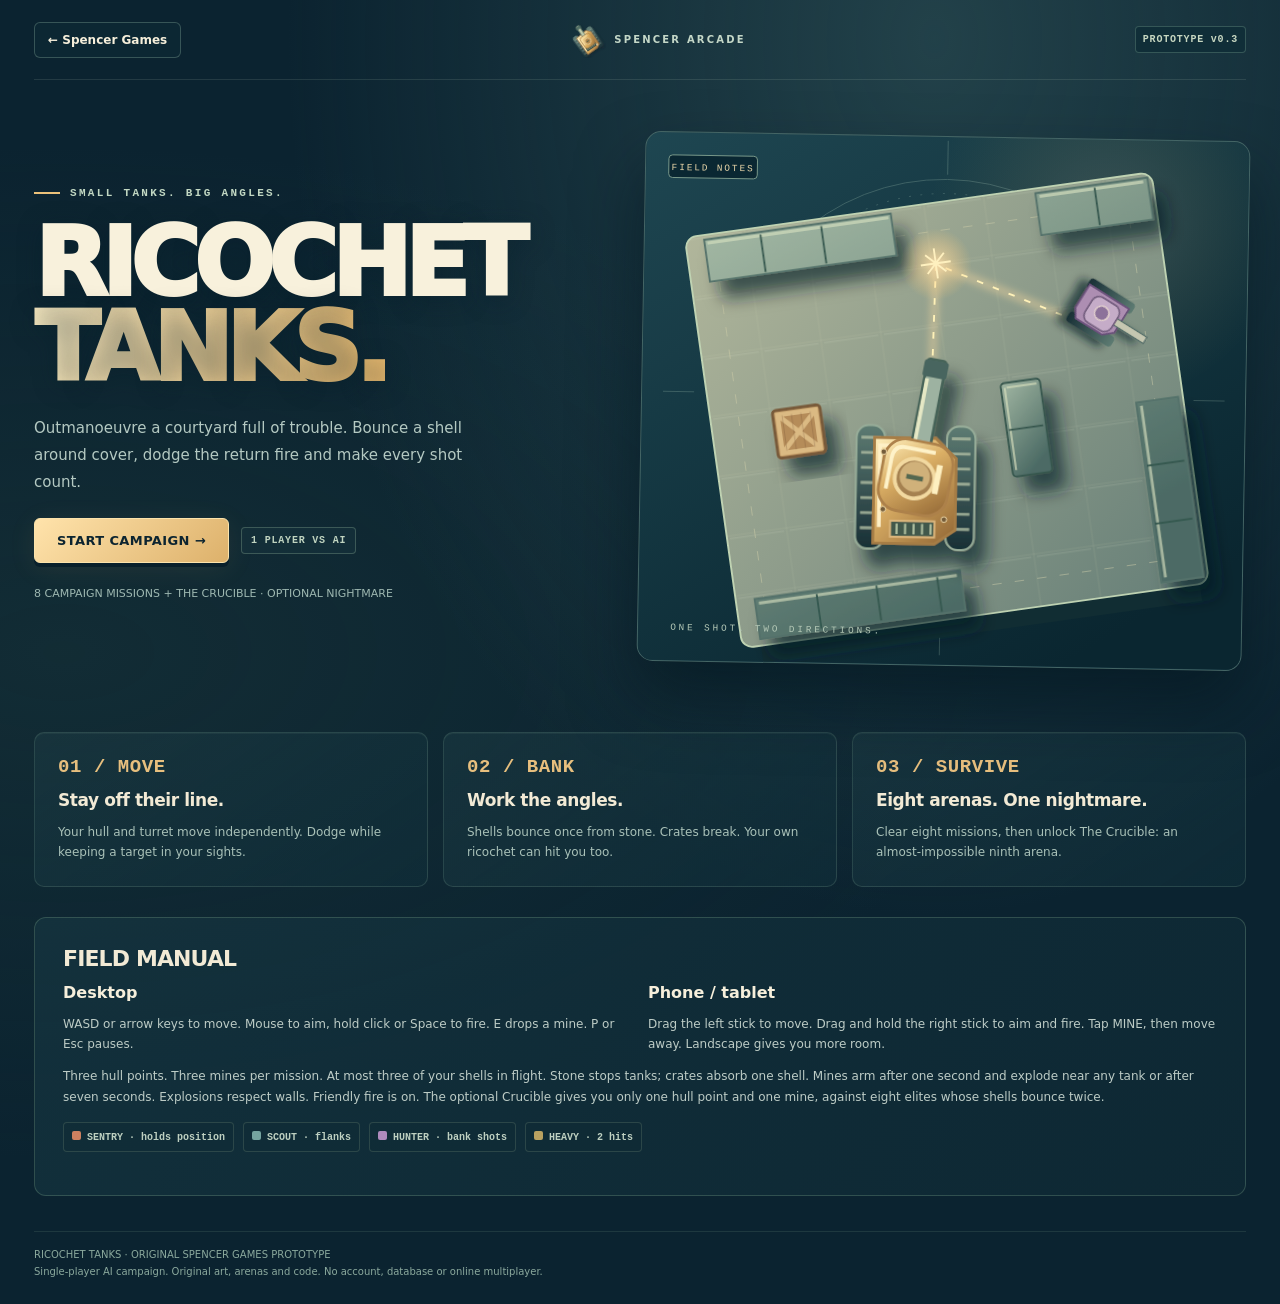
<file: ricochet-tanks/index.html>
<!doctype html><html lang="en"><head>
<meta name="spencer-games-version" content="v4.21"><meta charset="utf-8"><meta name="viewport" content="width=device-width,initial-scale=1,viewport-fit=cover"><meta name="theme-color" content="#182f38"><title>Ricochet Tanks · Spencer Games</title><style>
:root{font-family:system-ui,-apple-system,BlinkMacSystemFont,'Segoe UI',sans-serif;color:#f2ead5;background:#152c35;--cream:#f2ead5;--gold:#e7b356;--ink:#152c35;--mint:#b8d4ba}*{box-sizing:border-box}[hidden]{display:none!important}body{margin:0;background:radial-gradient(ellipse at 80% 10%,#32515a,transparent 60%),#152c35}button,input{font:inherit}button{cursor:pointer}button:focus-visible,a:focus-visible{outline:3px solid #f2cb72;outline-offset:4px}.shell{max-width:1200px;margin:auto;padding:0 24px 25px}header{display:flex;align-items:center;justify-content:space-between;gap:12px;min-height:72px;border-bottom:1px solid #ffffff24}header a{color:var(--cream);text-decoration:none;font-size:12px;font-weight:800}.brand{font-size:11px;letter-spacing:.17em;font-weight:900}.version{font:700 10px monospace;border:1px solid #8ca6a0;border-radius:4px;padding:7px}.eyebrow{font:700 11px monospace;letter-spacing:.16em;text-transform:uppercase;color:#c4d6c3}.hero{display:grid;grid-template-columns:1.15fr 1fr;gap:35px;align-items:center;padding:48px 0 30px}h1{font-size:clamp(58px,7.5vw,97px);letter-spacing:-.07em;line-height:.85;margin:22px 0 25px;font-weight:950}h1 span{display:block;color:var(--gold)}h2{font-size:30px;letter-spacing:-.04em;margin:0 0 12px}p{font-size:14px;line-height:1.7;color:#bdccc6}.lede{max-width:480px}.hero-art{aspect-ratio:1.14;border:1px solid #76918b;border-radius:12px;background:#c9bea0;transform:rotate(-3deg);box-shadow:14px 16px 0 #0b20284d;overflow:hidden}.hero-art svg{display:block;width:100%;height:100%}.btn{padding:14px 22px;border-radius:6px;background:var(--gold);color:var(--ink);font-weight:900;font-size:13px;letter-spacing:.03em;border:1px solid #efd197;box-shadow:0 4px 0 #0c2028}.btn.alt{background:#294650;border:1px solid #6e8b88;color:var(--cream);box-shadow:none}.btn:disabled{opacity:.45;cursor:default}.row{display:flex;align-items:center;gap:12px;justify-content:space-between;flex-wrap:wrap}.tag{font:700 10px monospace;letter-spacing:.08em;border:1px solid #6e8b88;padding:7px 9px;border-radius:4px;color:#c0d6be}.brief-cards{display:grid;grid-template-columns:repeat(3,1fr);gap:12px;margin:25px 0}.brief-card{padding:20px;border:1px solid #ffffff2a;border-radius:8px;background:#0e253054}.brief-card b{display:block;font:800 24px monospace;color:var(--gold);margin-bottom:12px}.brief-card strong{font-size:15px}.brief-card p{font-size:12px;margin-bottom:0}.orders{border:1px solid #6c8983;padding:24px;border-radius:10px;background:#102832;margin-top:20px}.orders h2{font-size:24px}.orders .keys{display:grid;grid-template-columns:1fr 1fr;gap:16px}.orders p{font-size:12px;margin-bottom:0}.orders strong{color:var(--cream)}.fine{font-size:11px;color:#9eb8b1;line-height:1.7}.hud{display:grid;grid-template-columns:1.6fr 1fr 1fr 1fr;gap:8px;margin:12px 0}.stat{background:#0a202a;border:1px solid #4c6a6d;border-radius:6px;padding:10px 14px}.stat small{display:block;font:700 9px monospace;letter-spacing:.1em;color:#a5bcb0}.stat strong{display:block;font-size:21px;letter-spacing:-.03em;margin-top:5px;font-variant-numeric:tabular-nums}.stat strong.gold{color:var(--gold)}.arena{position:relative;aspect-ratio:960/600;border:1px solid #8b9d8e;border-radius:10px;overflow:hidden;background:#c9bea0;touch-action:none}canvas{display:block;width:100%;height:100%;object-fit:contain;touch-action:none}.overlay{position:absolute;inset:0;z-index:2;background:#102731df;display:flex;flex-direction:column;overflow:auto;padding:25px;text-align:center;backdrop-filter:blur(3px)}.overlay>div{margin:auto;flex:none;max-width:520px;width:100%}.overlay h2{font-size:clamp(27px,4vw,48px);line-height:1.02;overflow-wrap:anywhere;margin:12px 0}.overlay p{font-size:13px;line-height:1.6}.overlay .row{justify-content:center}.overlay .btn{max-width:100%;white-space:normal}.signal{color:var(--gold);font:800 12px monospace;letter-spacing:.16em}.game-top{display:flex;justify-content:space-between;align-items:center;margin:14px 0;gap:10px}.game-top h2{font-size:22px;margin:0}.game-actions{display:flex;gap:8px}.game-actions .btn{padding:9px 13px;font-size:11px}.feedback{font-size:12px;font-weight:750;padding:11px 14px;background:#0b242f;border-left:3px solid var(--gold);border-radius:5px;margin:9px 0;min-height:40px}.touch{display:grid;grid-template-columns:1fr auto 1fr;align-items:center;gap:15px;margin-top:10px}.stick-wrap{display:flex;align-items:center;gap:12px}.stick-wrap.right{justify-content:flex-end}.stick-text{max-width:150px;font-size:11px;line-height:1.5;color:#a7c0b8}.stick-text strong{display:block;color:var(--cream);font:800 11px monospace;letter-spacing:.1em}.stick{position:relative;border:1px solid #6f8b83;background:radial-gradient(circle,#294b55 25%,#1b3742 26%,#1b3742 55%,#2b4851 56%,#1b3742 58%);border-radius:50%;width:100px;height:100px;flex:none;touch-action:none;user-select:none;-webkit-user-select:none}.stick:before,.stick:after{content:'';position:absolute;background:#76938a66}.stick:before{top:49%;left:12%;right:12%;height:1px}.stick:after{left:49%;top:12%;bottom:12%;width:1px}.nub{position:absolute;left:calc(50% - 19px);top:calc(50% - 19px);width:38px;height:38px;border-radius:50%;background:#d1ddc7;box-shadow:0 4px 0 #0a202a;pointer-events:none;z-index:1}.right .nub{background:var(--gold)}.mine{align-self:center;width:88px;min-height:70px;background:#304950;border:1px solid #8ca197;border-radius:8px;color:#ebdfb9;font-size:12px;font-weight:900;touch-action:none}.mine small{display:block;font-size:9px;font-weight:500;margin-top:5px}.danger-note{text-align:center;font-size:10px;margin:9px 0 0;color:#a9c0b7}.legend{display:flex;flex-wrap:wrap;gap:9px;margin:15px 0}.legend span{font:700 10px monospace;border:1px solid #65807a;padding:8px;border-radius:4px}.legend i{display:inline-block;width:9px;height:9px;margin-right:6px;border-radius:2px}.playing .shell{max-width:1240px;padding-bottom:calc(10px + env(safe-area-inset-bottom))}.playing header{min-height:42px}.playing footer{display:none}footer{margin-top:35px;border-top:1px solid #ffffff29;padding-top:14px;font-size:10px;color:#94aca5;line-height:1.7}.desktop-hint{font-size:11px;color:#9eb8b1;margin:9px 0}.arena canvas{cursor:crosshair}@media(min-width:1000px){.playing .arena{height:clamp(300px,calc(100dvh - 420px),680px);max-height:none;min-height:300px;aspect-ratio:auto}.playing .touch{max-width:760px;margin:10px auto}.playing .arena canvas{object-fit:contain}}
@media(max-width:700px){.shell{padding:0 12px 20px}header{min-height:55px}.brand{font-size:9px}.version{font-size:8px;padding:6px}.hero{grid-template-columns:1fr;padding-top:28px;gap:20px}.hero-art{display:none}h1{font-size:73px;margin:20px 0;max-width:100%}.brief-cards{gap:7px}.brief-card{padding:13px 10px}.brief-card b{font-size:20px}.brief-card strong{font-size:12px}.brief-card p{font-size:11px}.orders{padding:18px}.orders .keys{grid-template-columns:1fr}.hud{gap:4px;margin:8px 0}.stat{padding:8px 6px}.stat strong{font-size:16px}.stat small{font-size:8px}.game-top{margin:10px 0}.game-top h2{font-size:18px}.game-actions .btn{padding:8px;font-size:10px}.touch{gap:8px}.stick{width:94px;height:94px}.stick-text{display:none}.mine{width:72px;min-height:64px}.feedback{font-size:11px;padding:9px;min-height:38px}.desktop-hint{display:none}.overlay{padding:14px}.overlay p{font-size:11px;margin:8px 0}.overlay .btn{padding:10px 16px}.danger-note{font-size:9px}.playing header{min-height:39px}}
@media(orientation:landscape) and (max-height:600px){.playing header,.playing .desktop-hint,.playing .danger-note{display:none}.playing .game-top{margin:5px 0}.playing .hud{margin:4px 0}.playing .stat{padding:4px 10px}.playing .stat strong{font-size:16px;margin-top:2px}.playing .arena{height:calc(100dvh - 133px);min-height:150px;aspect-ratio:auto;width:calc(100% - 205px);margin:auto}.playing .touch{position:fixed;bottom:14px;left:12px;right:12px;pointer-events:none;display:flex;justify-content:space-between;margin:0}.playing .stick,.playing .mine{pointer-events:auto}.playing .mine{position:fixed;left:18px;bottom:125px;width:76px;min-height:45px}.playing .feedback{margin:4px 105px;padding:5px 8px;min-height:27px;font-size:10px}.playing .stick{width:88px;height:88px}.playing .stick-text{display:none}.playing .overlay p{font-size:11px}.playing .overlay h2{font-size:26px}}
@media(min-width:1000px) and (pointer:fine){.playing .touch,.playing .danger-note{display:none}.playing .arena{height:clamp(300px,calc(100dvh - 280px),760px)}}
@media(prefers-reduced-motion:reduce){*{scroll-behavior:auto!important}}
/* v0.2: field-notes identity, glass command panels and a warm miniature battlefield. */
:root{--ink:#0c2430;--gold:#efc57d;--cream:#f6efdb;--mint:#b9d4c3;background:#0b2330}body{background:radial-gradient(ellipse at 73% 3%,#31555a99,transparent 49%),radial-gradient(ellipse at 5% 50%,#26454144,transparent 55%),#0b2330}.shell{max-width:1260px}header{min-height:80px;border-bottom-color:#bad2b922}header a{border:1px solid #789b8d66;padding:10px 13px;border-radius:6px;background:#102f3a66}.brand{display:flex;align-items:center;gap:8px;letter-spacing:.22em;font-size:10px;color:#c4d7c7}.brand svg{width:36px;height:36px;flex:none}.version{color:#c7d7c1;background:#102e38;border-color:#6c958566;letter-spacing:.08em}.hero{gap:46px;padding:56px 0 36px;grid-template-columns:1fr 1.08fr}.eyebrow{color:#c2d8c3;letter-spacing:.21em}.eyebrow:before{content:'';display:inline-block;background:#ebc17a;width:26px;height:2px;vertical-align:middle;margin-right:10px}h1{font-size:clamp(64px,7.4vw,102px);letter-spacing:-.065em;font-weight:950;line-height:.89;color:#f8f1dc;text-shadow:0 4px 24px #051d2859}h1 span{background:linear-gradient(110deg,#fff0c6,#e9bb70 60%,#bb874d);-webkit-background-clip:text;background-clip:text;color:transparent}.lede{font-size:15px;line-height:1.8;max-width:440px;color:#b4c9c2}.hero-art{background:#163944;border-radius:16px;transform:rotate(1deg);border-color:#8aa99666;box-shadow:0 35px 65px #00131d88,inset 0 1px 0 #d1e2be33;aspect-ratio:640/560}.hero-art svg{filter:saturate(.95)}.hero .tag{color:#c0d4c0;border-color:#7c9c8566;background:#19394266}.btn{background:linear-gradient(135deg,#ffe3ab,#ddb16b);border:1px solid #fce3ab;box-shadow:0 4px 0 #09202b,0 5px 28px #e3b36517;transition:filter .15s,transform .15s;min-height:44px}.btn:hover{filter:brightness(1.08);transform:translateY(-1px)}.btn:active{transform:translateY(1px)}.btn.alt{background:linear-gradient(135deg,#29474d,#163740);border-color:#78978a66;box-shadow:inset 0 1px 0 #b9d1b411}.brief-cards{gap:15px;margin:30px 0}.brief-card{background:linear-gradient(145deg,#21424a66,#102e39aa);border-color:#6f958240;box-shadow:inset 0 1px 0 #a9c4a810;border-radius:10px;padding:23px}.brief-card b{font-size:19px;letter-spacing:.03em;color:#e7bf7e}.brief-card strong{font-size:17px;letter-spacing:-.025em}.brief-card p{color:#a9c1b8}.orders{background:linear-gradient(125deg,#17384399,#102b3699);border-color:#779e8452;border-radius:12px;padding:28px}.orders h2{font-size:22px}.legend span{border-color:#78947e44;background:#102c3555;color:#bed0c1}.game-top h2{letter-spacing:-.025em;color:#e6dfc8}.hud{gap:9px;margin:14px 0}.stat{background:linear-gradient(150deg,#1b3a43,#102c37);border-color:#6f948149;box-shadow:inset 0 1px 0 #b8d1b517,0 4px 15px #041a2526;border-radius:9px;padding:12px 15px}.stat small{color:#9bbcb0;letter-spacing:.14em}.stat strong{color:#e8e9cf;font-size:23px}.stat .gold{color:#f3cd87;text-shadow:0 0 13px #e1ae5738}.arena{background:#16323a;border:2px solid #88a38b88;border-radius:12px;box-shadow:0 16px 45px #00131b66,0 0 0 5px #0b232b,inset 0 0 0 1px #dce3bc40}.overlay{background:radial-gradient(ellipse at 50% 5%,#39594ecc,#0a2532ed 73%);backdrop-filter:blur(8px)}.overlay:before{content:'';position:absolute;inset:14px;border:1px solid #cbd6b426;border-radius:6px;pointer-events:none}.overlay h2{font-weight:900;letter-spacing:-.05em;color:#f4e7c6}.overlay .signal{color:#e6be7c;letter-spacing:.22em}.overlay p{color:#c0d2c1}.feedback{background:linear-gradient(90deg,#204448,#13323d);border-left-color:#dcb779;color:#e2e5cc;box-shadow:inset 0 1px 0 #bfccab0d;font-weight:650}.stick{border-color:#7d9e8677;background:radial-gradient(circle,#35554f 0%,#1e3e46 54%,#65836c 55%,#15363f 57%,#102e38 100%);box-shadow:inset 0 6px 16px #001e2766,0 3px 0 #07232d}.nub{background:radial-gradient(circle at 30% 20%,#e0e8c8,#91ad9a);border:1px solid #b4c5a7;box-shadow:0 4px 10px #001b2899,inset 0 1px 0 #f1f0c7}.right .nub{background:radial-gradient(circle at 30% 20%,#ffebba,#cf9c54);border-color:#ecd095}.mine{background:linear-gradient(145deg,#34554f,#183943);border-color:#7c9b8166;box-shadow:inset 0 1px 0 #bacaa426,0 4px 10px #001b2833;color:#e3d1a0}.stick-text strong{color:#d4dbc2}.stick-text{color:#91afa2}.playing .shell{max-width:1280px}.playing header{min-height:47px}.playing .brand svg{width:30px;height:30px}footer{border-top-color:#93b49c24;color:#8ba99d}
@media(max-width:700px){.shell{padding-left:12px;padding-right:12px}header{min-height:63px;gap:7px}header a{padding:8px 9px;font-size:10px}.brand{font-size:8px;letter-spacing:.12em;gap:5px}.brand svg{width:29px;height:29px}.version{font-size:8px}.hero{grid-template-columns:1fr;padding:28px 0 16px;gap:23px}.hero-art{display:block;width:100%;max-height:330px;transform:none;margin:0 auto;aspect-ratio:640/560}.hero h1{font-size:clamp(60px,16vw,91px);margin:19px 0}.eyebrow{font-size:10px;letter-spacing:.12em}.lede{font-size:13px}.brief-cards{gap:7px;margin:22px 0}.brief-card{padding:14px 10px}.brief-card b{font-size:15px;letter-spacing:0}.brief-card strong{font-size:12px}.brief-card p{font-size:10px}.orders{padding:18px}.hud{gap:5px;margin:8px 0}.stat{padding:8px 7px;border-radius:7px}.stat strong{font-size:17px}.stat small{font-size:8px;letter-spacing:.05em}.playing .brand{font-size:8px}.playing header{min-height:46px}.arena{border-width:1px;box-shadow:0 10px 28px #00131b66,0 0 0 3px #0b232b}.feedback{font-size:10px;font-weight:650}.overlay h2{font-size:31px}.overlay p{font-size:11px}.overlay .signal{font-size:10px}.overlay .btn{font-size:11px}.playing .game-top h2{font-size:18px}.playing .touch{margin-top:12px}}
@media(orientation:landscape) and (max-height:600px){.playing header{display:none}.playing .stat{padding:4px 9px}.playing .stat strong{font-size:16px;margin-top:2px}.playing .hud{margin:4px 0}.playing .feedback{font-size:10px}.playing .overlay h2{font-size:27px}}
@media(prefers-reduced-motion:reduce){.btn{transition:none}.btn:hover{transform:none}}

.nightmare-mode .arena{border-color:#c47065;box-shadow:0 0 0 4px #3c232a,0 15px 45px #080d1b88}.nightmare-mode .game-top h2,.nightmare-mode .stat .gold{color:#ffb09b}.nightmare-mode .feedback{border-color:#dd7d64}
</style><script src="../language-es.js?v=4.21-site-es-1"></script><script src="../language.js?v=4.21-site-es-2"></script></head><body><main class="shell"><header><a href="../" target="_top">← Spencer Games</a><span class="brand"><svg xmlns="http://www.w3.org/2000/svg" viewBox="0 0 128 128"><defs><linearGradient id="body" x1="0" y1="0" x2="1" y2="1"><stop stop-color="#ffe5a8"/><stop offset=".5" stop-color="#dbad5e"/><stop offset="1" stop-color="#9d713c"/></linearGradient><linearGradient id="steel" x2="0" y2="1"><stop stop-color="#638079"/><stop offset="1" stop-color="#1b343a"/></linearGradient><filter id="shadow" x="-40%" y="-40%" width="180%" height="180%"><feDropShadow dx="2" dy="6" stdDeviation="3" flood-color="#071e2a" flood-opacity=".55"/></filter></defs><g transform="translate(64 70) rotate(-35)" filter="url(#shadow)"><rect x="-40" y="-43" width="22" height="86" rx="10" fill="url(#steel)"/><rect x="18" y="-43" width="22" height="86" rx="10" fill="url(#steel)"/><g stroke="#b4c3ab" stroke-width="2" opacity=".7"><path d="M-36 -31h14m-14 12h14m-14 12h14m-14 12h14m-14 12h14m-14 12h14M22 -31h14M22 -19h14M22 -7h14M22 5h14M22 17h14M22 29h14"/></g><path d="M-27 -33L17 -37L29 -23V29L15 37H-26Z" fill="url(#body)" stroke="#8a673d" stroke-width="2"/><path d="M-23 26V-29L17 -32" fill="none" stroke="#fff0bd" stroke-width="3"/><rect x="-21" y="14" width="41" height="14" rx="3" fill="#3b5147"/><path d="M-15 17v8M-8 17v8M-1 17v8M6 17v8M13 17v8" stroke="#a4b59a" stroke-width="2"/><path d="M-6 -19V-67H6v48" fill="#bbc9aa" stroke="#46615a" stroke-width="2"/><rect x="-9" y="-65" width="18" height="11" rx="2" fill="#516e65"/><path d="M-20 -17Q-20 -26 -10 -26H12Q22 -26 22 -15V8Q22 19 11 19H-9Q-20 19 -20 8Z" fill="url(#body)" stroke="#99733f" stroke-width="2"/><path d="M-15 5V-15Q-15 -21 -8 -21H11" fill="none" stroke="#fff2c4" stroke-width="2.5"/><circle cx="1" cy="-2" r="11" fill="#ae854c" stroke="#eed29a" stroke-width="3"/><path d="M-4 -2H6" stroke="#4c624c" stroke-width="3"/><path d="M-23 -26v7M21 23v7" stroke="#fff3cb" stroke-width="4"/></g></svg>
 SPENCER ARCADE</span><span class="version">PROTOTYPE v0.3</span></header>
<section id="menu"><div class="hero"><div><div class="eyebrow">SMALL TANKS. BIG ANGLES.</div><h1>RICOCHET<span>TANKS.</span></h1><p class="lede">Outmanoeuvre a courtyard full of trouble. Bounce a shell around cover, dodge the return fire and make every shot count.</p><div class="row" style="justify-content:flex-start;margin:22px 0"><button id="start" class="btn">START CAMPAIGN →</button><span class="tag">1 PLAYER VS AI</span><button id="nightmare" class="btn alt" hidden>☠ THE CRUCIBLE · LEVEL 9</button></div><p id="record" class="fine"></p></div><div class="hero-art" aria-hidden="true"><svg xmlns="http://www.w3.org/2000/svg" viewBox="0 0 640 560"><defs><linearGradient id="sky" x2=".7" y2="1"><stop stop-color="#1c4652"/><stop offset="1" stop-color="#092631"/></linearGradient><linearGradient id="ground" x2="1" y2="1"><stop stop-color="#b1b69a"/><stop offset="1" stop-color="#657f78"/></linearGradient><linearGradient id="gold" x2=".8" y2="1"><stop stop-color="#fff0bb"/><stop offset=".45" stop-color="#ddaf61"/><stop offset="1" stop-color="#9d7038"/></linearGradient><linearGradient id="stone" x2=".4" y2="1"><stop stop-color="#a0b6a1"/><stop offset="1" stop-color="#4b6b65"/></linearGradient><linearGradient id="metal" x2="0" y2="1"><stop stop-color="#5c7b72"/><stop offset="1" stop-color="#172f36"/></linearGradient><radialGradient id="light"><stop stop-color="#ffdea6" stop-opacity=".8"/><stop offset="1" stop-color="#ffcb7200"/></radialGradient><pattern id="slabs" width="64" height="64" patternUnits="userSpaceOnUse"><path d="M0 0H64V64H0Z" fill="none" stroke="#e0e2b8" stroke-opacity=".1"/><path d="M3 3H61" fill="none" stroke="#ecf3d1" stroke-opacity=".15"/></pattern><filter id="drop" x="-50%" y="-50%" width="200%" height="200%"><feDropShadow dx="12" dy="19" stdDeviation="9" flood-color="#041c26" flood-opacity=".65"/></filter><filter id="glow"><feGaussianBlur stdDeviation="4"/></filter></defs><rect width="640" height="560" fill="url(#sky)"/><circle cx="490" cy="90" r="190" fill="url(#light)" opacity=".2"/><g opacity=".25" stroke="#b6d5c1" fill="none"><circle cx="320" cy="275" r="230"/><circle cx="320" cy="275" r="215" stroke-dasharray="2 10"/><path d="M22 275H55M585 275H618M320 4V40M320 510V550"/></g><g transform="translate(72 70) rotate(-9 250 210)"><path d="M10 5H480V440H10Z" fill="#102d34" transform="translate(10 18)"/><rect width="500" height="440" rx="12" fill="url(#ground)" stroke="#bdd2b1" stroke-width="2"/><rect width="500" height="440" rx="12" fill="url(#slabs)"/><path d="M30 30H470V410H30Z" fill="none" stroke="#cfcca7" stroke-opacity=".5" stroke-dasharray="10 14"/><g filter="url(#drop)"><path d="M20 5H220V50H20ZM375 5H495V50H375ZM20 390H240V433H20ZM450 240H495V433H450Z" fill="url(#stone)" stroke="#52716a" stroke-width="2"/><path d="M23 9H217M379 9H490M24 395H236M455 244V428" stroke="#d5dfbd" stroke-opacity=".65" stroke-width="3"/><path d="M80 8V48M145 8V48M438 8V48M86 394V431M150 394V431M215 394V431M452 308H492M452 370H492" stroke="#345950" stroke-width="2"/><rect x="310" y="200" width="42" height="100" rx="4" fill="url(#stone)" stroke="#35564e" stroke-width="2"/><path d="M314 205V293M316 205H348" stroke="#dbe2be" stroke-opacity=".65" stroke-width="2"/><path d="M312 250H349" stroke="#35564e" stroke-width="2"/></g><g transform="translate(66 195)" filter="url(#drop)"><rect width="51" height="51" rx="4" fill="#b78c56" stroke="#795a38" stroke-width="3"/><path d="M5 5H46V46H5ZM7 7L44 44M44 7L7 44" fill="none" stroke="#ddba80" stroke-width="5"/><path d="M10 6V44M20 6V44M30 6V44M40 6V44" stroke="#775438" stroke-opacity=".3"/></g><path d="M215 320L260 65L425 160" fill="none" stroke="#ffdd9e" stroke-opacity=".4" stroke-width="9" filter="url(#glow)"/><path d="M215 320L260 65L425 160" fill="none" stroke="#fff1b5" stroke-width="2" stroke-dasharray="7 11"/><circle cx="260" cy="65" r="38" fill="url(#light)"/><path d="M260 48V80M244 64H276M250 54L270 74M250 74L270 54" stroke="#fff0bc" stroke-width="2"/><g transform="translate(205 292) rotate(9)" filter="url(#drop)"><rect x="-62" y="-61" width="30" height="131" rx="13" fill="url(#metal)" stroke="#96ad98" stroke-width="2"/><rect x="34" y="-61" width="30" height="131" rx="13" fill="url(#metal)" stroke="#96ad98" stroke-width="2"/><g stroke="#aebda1" stroke-width="3" opacity=".8"><path d="M-57 -48h21m-21 16h21m-21 16h21m-21 16h21m-21 16h21m-21 16h21m-21 16h21M39 -48h20M39 -32h20M39 -16h20M39 0h20M39 16h20M39 32h20M39 48h20"/></g><path d="M-43 -48H22L44 -27V49L22 64H-43Z" fill="url(#gold)" stroke="#a87d43" stroke-width="3"/><path d="M-37 47V-40H21" fill="none" stroke="#fff0c4" stroke-width="4"/><path d="M-25 40H22V57H-25Z" fill="#40594b" stroke="#deb77a" stroke-width="2"/><path d="M-18 43V54M-9 43V54M0 43V54M9 43V54M18 43V54" stroke="#b2c4a2" stroke-width="2"/><g transform="translate(0 -5) rotate(10)"><rect x="-10" y="-128" width="20" height="108" rx="3" fill="#9cb2a0" stroke="#456358" stroke-width="3"/><rect x="-13" y="-127" width="26" height="18" rx="3" fill="#46655e"/><path d="M-7 -107V-29" stroke="#e5e8c3" stroke-width="4"/><rect x="-36" y="-40" width="74" height="77" rx="23" fill="url(#gold)" stroke="#af8147" stroke-width="3"/><path d="M-28 16V-17Q-28 -31 -15 -31H17" fill="none" stroke="#fff2c6" stroke-width="4"/><circle cx="0" cy="0" r="21" fill="#a7814d" stroke="#f3d99d" stroke-width="4"/><circle cx="0" cy="-2" r="16" fill="#d2b177"/><path d="M-9 -1H9" stroke="#52684f" stroke-width="5"/><path d="M24 -19V12" stroke="#fff0be" stroke-width="6"/></g><g fill="#745b38" stroke="#eed6a1" stroke-width="1"><circle cx="-33" cy="-33" r="3"/><circle cx="-33" cy="28" r="3"/><circle cx="32" cy="38" r="3"/></g></g><g transform="translate(427 141) rotate(130) scale(.48)" filter="url(#drop)"><rect x="-56" y="-55" width="26" height="116" rx="9" fill="url(#metal)"/><rect x="30" y="-55" width="26" height="116" rx="9" fill="url(#metal)"/><path d="M-40 -46H22L40 -25V43L20 56H-40Z" fill="#ae8eb3" stroke="#694f7b" stroke-width="4"/><rect x="-8" y="-113" width="16" height="95" fill="#c6c7b0" stroke="#55706b" stroke-width="3"/><rect x="-31" y="-35" width="65" height="68" rx="18" fill="#c6acc9" stroke="#755e80" stroke-width="4"/><circle r="16" fill="#8e729c" stroke="#e6d3ce" stroke-width="3"/></g></g><rect x="24" y="24" width="94" height="24" rx="4" fill="#092733" stroke="#7d9d8e"/><text x="71" y="40" text-anchor="middle" fill="#e9d5a6" font-family="monospace" font-size="10" letter-spacing="2">FIELD NOTES</text><text x="34" y="528" fill="#b4c9b7" font-family="monospace" font-size="10" letter-spacing="3">ONE SHOT. TWO DIRECTIONS.</text></svg>
</div></div>
<div class="brief-cards"><article class="brief-card"><b>01 / MOVE</b><strong>Stay off their line.</strong><p>Your hull and turret move independently. Dodge while keeping a target in your sights.</p></article><article class="brief-card"><b>02 / BANK</b><strong>Work the angles.</strong><p>Shells bounce once from stone. Crates break. Your own ricochet can hit you too.</p></article><article class="brief-card"><b>03 / SURVIVE</b><strong>Eight arenas. One nightmare.</strong><p>Clear eight missions, then unlock The Crucible: an almost-impossible ninth arena.</p></article></div>
<div class="orders"><h2>FIELD MANUAL</h2><div class="keys"><div><strong>Desktop</strong><p>WASD or arrow keys to move. Mouse to aim, hold click or Space to fire. E drops a mine. P or Esc pauses.</p></div><div><strong>Phone / tablet</strong><p>Drag the left stick to move. Drag and hold the right stick to aim and fire. Tap MINE, then move away. Landscape gives you more room.</p></div></div><p>Three hull points. Three mines per mission. At most three of your shells in flight. Stone stops tanks; crates absorb one shell. Mines arm after one second and explode near any tank or after seven seconds. Explosions respect walls. Friendly fire is on. The optional Crucible gives you only one hull point and one mine, against eight elites whose shells bounce twice.</p><div class="legend"><span><i style="background:#cc8060"></i>SENTRY · holds position</span><span><i style="background:#75a4a0"></i>SCOUT · flanks</span><span><i style="background:#ae8abc"></i>HUNTER · bank shots</span><span><i style="background:#b9a160"></i>HEAVY · 2 hits</span></div></div></section>
<section id="play" hidden><div class="game-top"><h2 id="missionName"></h2><div class="game-actions"><button id="pause" class="btn alt">PAUSE</button><button id="home" class="btn alt">MENU</button></div></div><div class="hud"><div class="stat"><small>HULL</small><strong id="hull" class="gold">● ● ●</strong></div><div class="stat"><small>HOSTILES</small><strong id="hostiles">2</strong></div><div class="stat"><small>MINES</small><strong id="mines">3</strong></div><div class="stat"><small>SCORE</small><strong id="score">0000</strong></div></div><div class="arena"><canvas id="arena" width="960" height="600" aria-label="Tank arena with stone walls, breakable crates, AI enemies and bouncing shells"></canvas><div id="overlay" class="overlay"><div><span id="signal" class="signal">MISSION 01</span><h2 id="overlayTitle"></h2><p id="overlayText"></p><div class="row"><button id="primary" class="btn">DEPLOY →</button><button id="secondary" class="btn alt" hidden>MENU</button></div></div></div></div><div id="feedback" class="feedback" role="status" aria-live="polite">Awaiting deployment.</div><div class="touch"><div class="stick-wrap"><div id="moveStick" class="stick" role="group" aria-label="Touch movement stick"><span class="nub"></span></div><div class="stick-text"><strong>MOVE</strong>Drag to drive.<br>WASD / arrows</div></div><button id="mine" class="mine">⊙ MINE<small>E · move away!</small></button><div class="stick-wrap right"><div class="stick-text"><strong>AIM + FIRE</strong>Drag, hold, fire.<br>Mouse / Space</div><div id="aimStick" class="stick" role="group" aria-label="Touch aiming and firing stick"><span class="nub"></span></div></div></div><p class="danger-note">Your shells and mines can hurt you. Invulnerability flashes after taking a hit.</p><p class="desktop-hint">WASD / arrows move · Mouse aims · Click / Space fires · E drops mine · P / Esc pauses</p></section><footer>RICOCHET TANKS · ORIGINAL SPENCER GAMES PROTOTYPE<br>Single-player AI campaign. Original art, arenas and code. No account, database or online multiplayer.</footer></main><script src="core.js?v=0.3&release=4.21"></script><script src="renderer.js?v=0.3&release=4.21"></script><script src="app.js?v=0.3&release=4.21"></script></body></html>
</file>
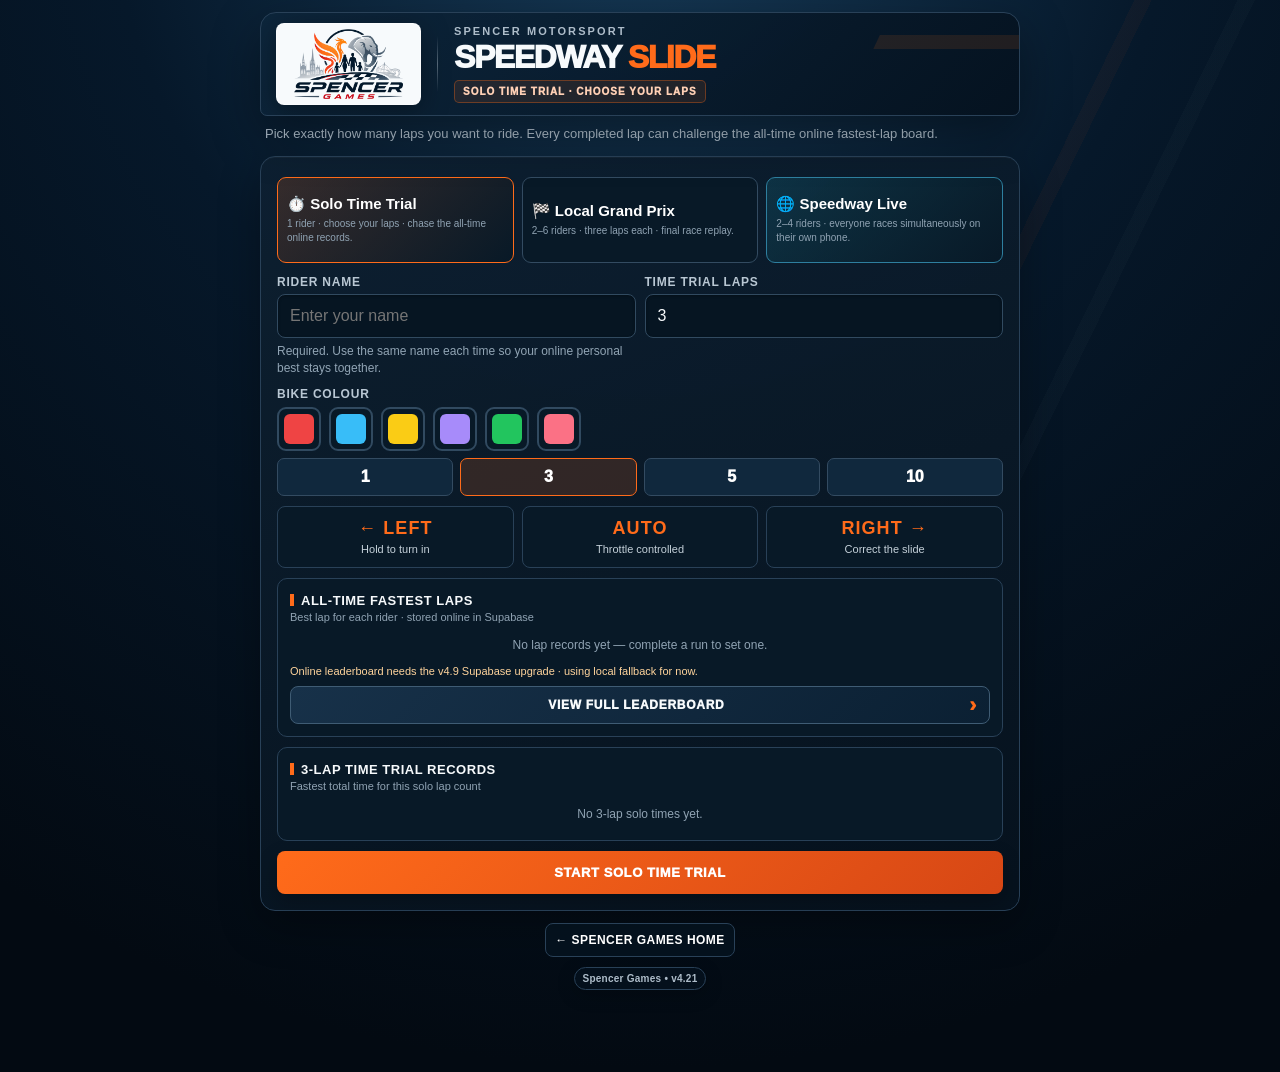
<file: speedway/index.html>
<!doctype html>
<html lang="en">
<head>
<meta name="spencer-games-version" content="v4.21">
<meta charset="utf-8">
<meta name="viewport" content="width=device-width,initial-scale=1,viewport-fit=cover,user-scalable=no">
<meta name="apple-mobile-web-app-capable" content="yes">
<meta name="theme-color" content="#06182a">
<title>Spencer Games | Speedway Slide</title>
<style>
*{box-sizing:border-box;-webkit-tap-highlight-color:transparent}
html,body{margin:0;min-height:100%;background:radial-gradient(circle at 50% -10%,#3a2315 0,#17100b 42%,#080706 82%);color:#fff;font-family:-apple-system,BlinkMacSystemFont,"Segoe UI",sans-serif}
body{padding:max(10px,env(safe-area-inset-top)) 10px max(22px,env(safe-area-inset-bottom));overscroll-behavior:none}
#racePanel,.stage,.controls,.steer{-webkit-user-select:none;user-select:none;-webkit-touch-callout:none;-webkit-user-drag:none}
input,select{-webkit-user-select:text;user-select:text}
.app{max-width:720px;margin:auto}.hero{text-align:center;padding:4px 0 9px}.hero h1{margin:0;font-size:34px;font-weight:1000;letter-spacing:-1.5px;background:linear-gradient(90deg,#fff,#f7c66a,#e8792f,#fff);background-size:220% auto;-webkit-background-clip:text;background-clip:text;color:transparent;animation:shine 5s linear infinite}.tag{display:inline-flex;align-items:center;gap:6px;margin-top:7px;padding:5px 10px;border-radius:999px;background:rgba(232,121,47,.13);border:1px solid rgba(247,198,106,.25);font-size:11px;font-weight:950;color:#f7c66a}.sub{margin:6px auto 10px;color:#d7c5b7;font-size:13px;max-width:560px;line-height:1.35}
.panel{background:linear-gradient(180deg,rgba(37,26,18,.96),rgba(18,14,10,.97));border:1px solid rgba(255,255,255,.09);border-radius:22px;padding:14px;margin-bottom:10px;box-shadow:0 18px 46px rgba(0,0,0,.32)}.hidden{display:none!important}.grid2{display:grid;grid-template-columns:1fr 1fr;gap:9px}label{display:block;font-size:12px;color:#d7c5b7;font-weight:900;margin-bottom:5px}select,input,button{font:inherit}select,input{width:100%;border:1px solid rgba(255,255,255,.12);border-radius:12px;background:#17110d;color:#fff;padding:11px;outline:none;font-size:16px}.names{display:grid;grid-template-columns:1fr 1fr;gap:8px;margin-top:10px}.primary,.secondary,.next{border:0;border-radius:14px;padding:13px 14px;font-weight:1000;color:#fff;box-shadow:inset 0 1px 0 rgba(255,255,255,.13),0 7px 18px rgba(0,0,0,.18)}.primary{background:linear-gradient(135deg,#ea7b31,#a63f16)}.secondary{background:#473326}.next{background:linear-gradient(135deg,#d8aa41,#8e6518);color:#17100b}.full{width:100%;margin-top:10px}.small{font-size:12px;color:#bfae9f;line-height:1.4}.how{display:grid;grid-template-columns:repeat(3,1fr);gap:7px;margin-top:10px}.how div{background:#17110d;border:1px solid rgba(255,255,255,.06);border-radius:12px;padding:8px 6px;text-align:center;font-size:10px;color:#d8cabf}.how b{display:block;font-size:22px;margin-bottom:3px}
.riderTitle{text-align:center;font-size:22px;font-weight:1000;margin-bottom:5px}.riderSub{text-align:center;color:#cbb7a7;font-size:13px}.helmet{font-size:52px;text-align:center;margin:6px 0}.stats{display:grid;grid-template-columns:repeat(4,1fr);gap:7px;margin:8px 0}.stat{background:rgba(0,0,0,.24);border:1px solid rgba(255,255,255,.07);border-radius:12px;padding:7px;text-align:center}.stat span{display:block;font-size:9px;color:#bda99a;font-weight:900;text-transform:uppercase;letter-spacing:.5px}.stat b{font-size:17px}
.stage{position:relative}.canvasWrap{position:relative;border-radius:22px;overflow:hidden;box-shadow:0 24px 68px rgba(0,0,0,.5),inset 0 0 0 1px rgba(255,255,255,.1)}canvas{display:block;width:100%;height:auto;background:#17331b;touch-action:none}.raceHud{position:absolute;left:10px;right:10px;top:10px;display:flex;justify-content:space-between;gap:8px;pointer-events:none}.hudBox{background:rgba(10,8,6,.74);border:1px solid rgba(255,255,255,.12);backdrop-filter:blur(7px);border-radius:12px;padding:6px 9px;font-weight:950;font-size:12px;min-width:82px}.hudBox.right{text-align:right}.callout{position:absolute;left:50%;top:49%;transform:translate(-50%,-50%);font-size:48px;font-weight:1000;text-shadow:0 4px 18px #000;white-space:nowrap;pointer-events:none}.raceMessage{min-height:22px;text-align:center;font-weight:950;font-size:13px;color:#f5d28a;margin:7px 0 2px}.controls{display:grid;grid-template-columns:1fr 1fr;gap:10px;margin-top:10px;touch-action:none}.controls.replayHidden{display:none}.replayStrip{display:flex;gap:6px;flex-wrap:wrap;justify-content:center;margin:7px 0 2px}.replayChip{display:flex;align-items:center;gap:5px;background:rgba(0,0,0,.34);border:1px solid rgba(255,255,255,.09);border-radius:999px;padding:5px 8px;font-size:10px;font-weight:950}.replayChip.leader{border-color:rgba(247,198,106,.5);background:rgba(216,170,65,.15)}.steer{height:82px;border:1px solid rgba(255,255,255,.13);border-radius:18px;font-size:25px;font-weight:1000;color:#fff;touch-action:none;-ms-touch-action:none;-webkit-user-select:none;user-select:none;-webkit-touch-callout:none;cursor:pointer;background:linear-gradient(180deg,#3d2a20,#251b15);box-shadow:inset 0 1px 0 rgba(255,255,255,.12),0 8px 20px rgba(0,0,0,.25)}.steer.active{background:linear-gradient(180deg,#ed8138,#a84119);transform:translateY(1px);box-shadow:inset 0 3px 8px rgba(0,0,0,.25),0 3px 10px rgba(0,0,0,.2)}
.resultHero{text-align:center;font-size:27px;font-weight:1000;color:#f6d076}.lapList,.leaderboard{display:grid;gap:7px;margin-top:9px}.lapRow,.boardRow{display:flex;align-items:center;justify-content:space-between;gap:10px;background:#17110d;border:1px solid rgba(255,255,255,.07);border-radius:13px;padding:10px}.boardRow:first-child{border-color:rgba(247,198,106,.35);background:linear-gradient(135deg,rgba(216,170,65,.13),#17110d)}.boardRow .place{font-size:22px;width:35px}.boardRow .name{font-weight:1000;flex:1}.boardRow .time{text-align:right;font-weight:1000;color:#f6d076}.homeLink{display:block;margin:12px auto 0;background:none;border:0;color:rgba(255,255,255,.45);font-size:12px;font-weight:900;padding:9px}
.recordCard{margin-top:10px;padding:11px;background:rgba(8,6,5,.33);border:1px solid rgba(247,198,106,.16);border-radius:15px}.recordHead{display:flex;align-items:center;justify-content:space-between;gap:10px}.recordHead b{color:#f6d076}.recordHead span{display:block;color:#a99687;font-size:10px;margin-top:2px}.recordReset{border:1px solid rgba(255,255,255,.1);border-radius:9px;background:rgba(255,255,255,.06);color:#c9b9ac;font-size:10px;font-weight:900;padding:7px 8px}.lapRecords{display:grid;gap:5px;margin-top:8px}.recordRow{display:grid;grid-template-columns:29px 1fr auto;align-items:center;gap:7px;background:#17110d;border-radius:10px;padding:7px 9px;font-size:12px}.recordRow:first-child{box-shadow:inset 3px 0 #f6d076}.recordPlace{color:#a99687;font-weight:1000}.recordName{font-weight:950;overflow:hidden;text-overflow:ellipsis;white-space:nowrap}.recordTime{color:#f6d076;font-weight:1000}.recordEmpty{text-align:center;color:#a99687;font-size:11px;padding:7px}.sectionTitle{margin:17px 0 2px;text-align:center;font-weight:1000;color:#f6d076}

/* Spencer Games corporate motorsport visual system */
:root{--sg-navy:#06182a;--sg-navy-2:#0b243b;--sg-panel:#0c1d2e;--sg-panel-2:#081522;--sg-line:#294158;--sg-silver:#aebdca;--sg-white:#f7fafc;--sg-orange:#ff6b1a;--sg-red:#c91f28;--sg-gold:#f4c65d}
html,body{background:radial-gradient(circle at 50% -12%,#173c5a 0,var(--sg-navy) 39%,#030a12 88%);font-family:Inter,-apple-system,BlinkMacSystemFont,"Segoe UI",sans-serif}
body{padding:max(12px,env(safe-area-inset-top)) 12px max(82px,env(safe-area-inset-bottom))}
body:before{content:"";position:fixed;inset:0;pointer-events:none;background:linear-gradient(116deg,transparent 0 66%,rgba(255,107,26,.055) 66% 67%,transparent 67% 72%,rgba(174,189,202,.035) 72% 73%,transparent 73%);z-index:0}
.app{position:relative;z-index:1;max-width:760px}
.hero{text-align:left;padding:0 0 12px}
.brandHeader{display:flex;align-items:center;gap:16px;min-height:94px;padding:10px 15px;background:linear-gradient(135deg,rgba(13,38,60,.96),rgba(5,18,31,.96));border:1px solid var(--sg-line);border-radius:16px 16px 7px 7px;box-shadow:0 18px 48px rgba(0,0,0,.34);position:relative;overflow:hidden}
.brandHeader:after{content:"";position:absolute;right:-35px;bottom:-48px;width:190px;height:100px;border:14px solid rgba(255,107,26,.11);border-left:0;transform:skewX(-25deg)}
.brandLogo{display:block;width:145px;height:82px;object-fit:contain;background:#f7fafc;border:1px solid rgba(255,255,255,.55);border-radius:8px;padding:5px;filter:drop-shadow(0 6px 14px rgba(0,0,0,.35));position:relative;z-index:1}
.brandDivider{width:1px;height:56px;background:linear-gradient(transparent,var(--sg-silver),transparent);opacity:.48}
.modeIdentity{min-width:0;position:relative;z-index:1}.modeIdentity>span{display:block;color:var(--sg-silver);font-size:11px;font-weight:850;letter-spacing:.19em;margin-bottom:4px}.modeIdentity h1{margin:0!important;color:var(--sg-white)!important;background:none!important;-webkit-text-fill-color:initial;font-size:32px!important;line-height:1;letter-spacing:-.045em!important;animation:none!important}.modeIdentity h1 em{font-style:normal;color:var(--sg-orange)}
.tag{margin-top:7px;border-radius:5px;padding:5px 8px;background:rgba(255,107,26,.1);border:1px solid rgba(255,107,26,.34);color:#ffd0b5;font-size:10px;letter-spacing:.1em;text-transform:uppercase}
.sub{margin:9px 5px 0;color:#b9c7d3;font-size:13px;max-width:none;line-height:1.45}
.panel{background:linear-gradient(160deg,rgba(13,32,49,.98),rgba(6,18,30,.98));border:1px solid var(--sg-line);border-radius:15px;padding:16px;margin-bottom:10px;box-shadow:0 16px 42px rgba(0,0,0,.3),inset 0 1px rgba(255,255,255,.035)}
label{color:#b9c7d3;font-size:12px;letter-spacing:.08em;text-transform:uppercase}
select,input{border-color:#314a60;border-radius:8px;background:#061522;color:var(--sg-white);padding:12px;font-size:16px;box-shadow:inset 0 1px 3px rgba(0,0,0,.28)}
select:focus,input:focus{border-color:var(--sg-orange);box-shadow:0 0 0 3px rgba(255,107,26,.13)}
.primary,.secondary,.next{border-radius:8px;padding:14px;letter-spacing:.055em;text-transform:uppercase;font-size:13px;box-shadow:0 8px 20px rgba(0,0,0,.24)}
.primary{background:linear-gradient(135deg,var(--sg-orange),#d74715);color:#fff}.next{background:linear-gradient(135deg,#dce4eb,#8fa2b2);color:#071522}.secondary{background:#173149;border:1px solid #36536d}
.how{gap:8px}.how div{background:#081927;border-color:#294158;border-radius:8px;padding:10px 7px;color:#c4d0d9;font-size:11px;line-height:1.25}.how b{color:var(--sg-orange);font-size:18px;letter-spacing:.06em}
.recordCard{padding:12px;background:#071725;border-color:#294158;border-radius:10px}.recordHead b,.sectionTitle{color:var(--sg-white);letter-spacing:.04em;text-transform:uppercase;font-size:13px}.recordHead b:before,.sectionTitle:before{content:"";display:inline-block;width:4px;height:12px;background:var(--sg-orange);margin-right:7px;vertical-align:-1px}.recordHead span{color:#90a3b3;font-size:11px}.recordReset{border-color:#334b61;border-radius:6px;background:#10283d;color:#b9c7d3;font-size:11px;text-transform:uppercase}
.recordRow{background:#0b2033;border:1px solid rgba(255,255,255,.045);border-radius:6px;padding:9px 10px;font-size:13px}.recordRow:first-child{box-shadow:inset 3px 0 var(--sg-orange);background:linear-gradient(90deg,rgba(255,107,26,.1),#0b2033 22%)}.recordPlace{color:#8297a9}.recordTime{color:var(--sg-gold);font-variant-numeric:tabular-nums}.recordEmpty{color:#90a3b3;font-size:12px}
.riderTitle{color:var(--sg-white);letter-spacing:-.02em}.riderSub{color:#aebdca;line-height:1.45}.helmet{margin:2px 0 7px}
.stats{gap:8px}.stat{background:#071725;border-color:#294158;border-radius:8px;padding:9px 6px}.stat span{color:#8499aa;font-size:10px;letter-spacing:.11em}.stat b{color:var(--sg-white);font-size:18px;font-variant-numeric:tabular-nums}.stat:nth-child(2) b,.stat:nth-child(4) b{color:var(--sg-gold)}
.canvasWrap{border-radius:12px;border:1px solid #3b5265;box-shadow:0 22px 56px rgba(0,0,0,.47)}
.hudBox{background:rgba(5,18,30,.85);border-color:rgba(174,189,202,.25);border-radius:6px;padding:7px 10px;letter-spacing:.04em;font-size:11px}.callout{color:#fff;text-shadow:0 4px 18px #000,0 0 30px rgba(255,107,26,.6);letter-spacing:-.04em}.raceMessage{color:#ffd0b5;font-size:13px;letter-spacing:.03em}
.steer{height:82px;border-color:#36536d;border-radius:10px;background:linear-gradient(180deg,#173149,#0c2133);font-size:20px;letter-spacing:.08em;box-shadow:inset 0 1px rgba(255,255,255,.07),0 8px 20px rgba(0,0,0,.28)}.steer.active{background:linear-gradient(180deg,var(--sg-orange),#c73f13);border-color:#ff9a61;box-shadow:0 0 0 3px rgba(255,107,26,.16)}
.replayChip{background:#081927;border-color:#294158;border-radius:5px;font-size:11px}.replayChip.leader{border-color:var(--sg-orange);background:rgba(255,107,26,.12)}
.resultHero{color:var(--sg-white);letter-spacing:-.03em}.lapRow,.boardRow{background:#081927;border-color:#294158;border-radius:8px;padding:11px}.boardRow:first-child{border-color:rgba(255,107,26,.55);background:linear-gradient(90deg,rgba(255,107,26,.12),#081927 35%)}.boardRow .time{color:var(--sg-gold);font-variant-numeric:tabular-nums}.small{color:#90a3b3}.homeLink{color:#91a4b4;letter-spacing:.04em;text-transform:uppercase}
body #sg-build-version{position:static!important;display:table!important;margin:10px auto 0!important;transform:none!important;background:rgba(5,18,30,.84)!important;border-color:#294158!important;color:#aebdca!important}
@keyframes shine{to{background-position:220% center}}
@media(max-width:520px){body{padding-left:8px;padding-right:8px}.brandHeader{min-height:78px;padding:8px 10px;gap:9px}.brandLogo{width:105px;height:63px}.brandDivider{height:45px}.modeIdentity>span{font-size:9px;letter-spacing:.12em}.modeIdentity h1{font-size:24px!important}.tag{font-size:8px;padding:4px 6px}.sub{font-size:12px}.names{grid-template-columns:1fr}.how{grid-template-columns:1fr 1fr 1fr}.panel{padding:12px}.stats{gap:5px}.stat{padding:7px 3px}.stat b{font-size:15px}.steer{height:76px;font-size:17px}.callout{font-size:38px}.recordHead span{font-size:10px}}

.modePick{display:grid;grid-template-columns:repeat(3,1fr);gap:8px;margin:4px 0 12px}.modePick button{border:1px solid #334b61;border-radius:9px;background:#081927;color:#fff;padding:12px 9px;text-align:left;min-height:86px}.modePick button.selected{border-color:var(--sg-orange);background:linear-gradient(135deg,rgba(255,107,26,.17),#081927)}.modePick strong{display:block;font-size:15px;margin-bottom:4px}.modePick small{display:block;color:#90a3b3;font-size:10px;line-height:1.35}.onlineLaunch{border-color:#2e7f9f!important;background:linear-gradient(135deg,rgba(34,211,238,.12),#081927)!important}.soloLapQuick{display:grid;grid-template-columns:repeat(4,1fr);gap:7px;margin-top:7px}.lapQuick{border:1px solid #334b61;border-radius:7px;background:#10283d;color:#fff;padding:9px;font-weight:1000}.lapQuick.selected{border-color:var(--sg-orange);background:rgba(255,107,26,.16)}.boardStatus{font-size:11px;color:#90a3b3;margin-top:6px}.boardStatus.good{color:#a9f4ca}.boardStatus.warn{color:#ffd49c}.setupModeBlock{margin-top:9px}.totalBoardTitle{display:flex;align-items:center;justify-content:space-between;gap:8px}.totalBoardTitle span{font-size:10px;color:#90a3b3}@media(max-width:520px){.modePick{grid-template-columns:1fr}.modePick button{min-height:70px}.soloLapQuick{grid-template-columns:repeat(4,1fr)}}
.colourLabel{margin-top:11px}.colourChoices{display:flex;flex-wrap:wrap;gap:8px;margin-top:6px}.colourChoice{width:44px;height:44px;border:2px solid #314a60;border-radius:9px;background:#081927;padding:5px;position:relative}.colourChoice:before{content:"";display:block;width:100%;height:100%;border-radius:6px;background:var(--bike-colour)}.colourChoice.selected{border-color:#fff;box-shadow:0 0 0 3px rgba(255,107,26,.5)}.colourChoice:focus-visible{outline:3px solid rgba(255,107,26,.55);outline-offset:2px}.riderSetup{background:#071725;border:1px solid #294158;border-radius:10px;padding:10px}.riderSetup label{margin-bottom:6px}.riderSetup .colourChoices{margin-top:9px}.setupError{display:none;margin-top:10px;padding:10px 12px;border:1px solid #8d6e20;border-radius:8px;background:#30240d;color:#ffe8a0;font-size:13px;font-weight:800}.setupError.show{display:block}.fieldError{border-color:#e45b42!important;box-shadow:0 0 0 3px rgba(228,91,66,.14)!important}
.fullBoardButton{width:100%;margin-top:9px;border:1px solid #3f5c74;border-radius:8px;background:linear-gradient(135deg,#173149,#0b2033);color:#f7fafc;padding:11px 12px;font-weight:950;font-size:12px;letter-spacing:.06em;text-transform:uppercase}.fullBoardButton:after{content:"›";float:right;color:var(--sg-orange);font-size:20px;line-height:12px}.leaderboardOverlay{position:fixed;inset:0;z-index:1000;display:grid;place-items:center;padding:max(14px,env(safe-area-inset-top)) 12px max(14px,env(safe-area-inset-bottom));overflow-y:auto;background:rgba(2,8,14,.86);backdrop-filter:blur(8px)}.leaderboardDialog{width:min(620px,100%);max-height:calc(100vh - 28px);max-height:calc(100dvh - 28px);min-height:0;display:flex;flex-direction:column;overflow:hidden;background:linear-gradient(160deg,#10283d,#06121e);border:1px solid #49647a;border-radius:15px;box-shadow:0 25px 80px #000;padding:15px}.leaderboardDialogHead{display:flex;align-items:flex-start;justify-content:space-between;gap:12px;padding-bottom:10px;border-bottom:1px solid #294158}.leaderboardDialogHead h2{margin:0;color:#fff;font-size:20px}.leaderboardDialogHead p{margin:4px 0 0;color:#90a3b3;font-size:11px}.leaderboardClose{flex:0 0 auto;width:40px;height:40px;border:1px solid #3d566c;border-radius:8px;background:#173149;color:#fff;font-size:24px;line-height:1}.fullLapRecords{flex:1 1 auto;min-height:0;overflow-x:hidden;overflow-y:auto;overscroll-behavior:contain;scrollbar-gutter:stable;padding:3px 2px 2px;margin-top:8px}.fullLapRecords .recordRow{grid-template-columns:38px 1fr auto;padding:11px 10px;font-size:14px}.fullLapRecords .recordPlace{font-size:13px}.leaderboardFoot{flex:0 0 auto;color:#8297a9;font-size:10px;text-align:center;margin-top:10px}
</style>
<link rel="stylesheet" href="../assets/spencer-theme.css?v=4.17">
<script src="/version.js?v=4.21"></script>
<script src="../language-es.js?v=4.21-site-es-1"></script><script src="../language.js?v=4.21-site-es-2"></script></head>
<body class="sg-corporate sg-standalone">
<div class="app">
  <div class="hero">
    <div class="brandHeader">
      <img class="brandLogo" src="../assets/spencer-games-intro.png" alt="Spencer Games">
      <div class="brandDivider"></div>
      <div class="modeIdentity">
        <span>SPENCER MOTORSPORT</span>
        <h1>SPEEDWAY <em>SLIDE</em></h1>
        <div class="tag" id="modeTag">Solo · Local · Online</div>
      </div>
    </div>
    <p class="sub" id="modeSub">Choose a solo time trial with your own lap count, a local pass-and-play meeting, or Speedway Live for simultaneous online racing.</p>
  </div>

  <section id="setupPanel" class="panel">
    <div class="modePick">
      <button id="soloMode" class="selected" type="button"><strong>⏱️ Solo Time Trial</strong><small>1 rider · choose your laps · chase the all-time online records.</small></button>
      <button id="localMode" type="button"><strong>🏁 Local Grand Prix</strong><small>2–6 riders · three laps each · final race replay.</small></button>
      <button id="onlineMode" class="onlineLaunch" type="button"><strong>🌐 Speedway Live</strong><small>2–4 riders · everyone races simultaneously on their own phone.</small></button>
    </div>
    <div id="soloSettings" class="setupModeBlock">
      <div class="grid2"><div><label for="soloName">Rider name</label><input id="soloName" maxlength="18" autocomplete="nickname" placeholder="Enter your name" required><div class="small" style="margin-top:5px">Required. Use the same name each time so your online personal best stays together.</div></div><div><label for="soloLapCount">Time trial laps</label><input id="soloLapCount" type="number" min="1" max="50" step="1" value="3" inputmode="numeric"></div></div>
      <label class="colourLabel">Bike colour</label><div id="soloColours" class="colourChoices" role="group" aria-label="Choose your bike colour"></div>
      <div class="soloLapQuick"><button class="lapQuick" data-laps="1" type="button">1</button><button class="lapQuick selected" data-laps="3" type="button">3</button><button class="lapQuick" data-laps="5" type="button">5</button><button class="lapQuick" data-laps="10" type="button">10</button></div>
    </div>
    <div id="localSettings" class="setupModeBlock hidden">
      <div class="grid2"><div><label for="playerCount">Riders</label><select id="playerCount"><option>2</option><option>3</option><option selected>4</option><option>5</option><option>6</option></select></div><div><label>Format</label><input value="3 laps + final replay" disabled></div></div>
      <div id="nameFields" class="names"></div>
    </div>
    <div class="how"><div><b>← LEFT</b>Hold to turn in</div><div><b>AUTO</b>Throttle controlled</div><div><b>RIGHT →</b>Correct the slide</div></div>
    <div id="setupError" class="setupError" role="alert"></div>
    <div class="recordCard"><div class="recordHead"><div><b>All-time Fastest Laps</b><span>Best lap for each rider · stored online in Supabase</span></div></div><div id="setupLapBoard" class="lapRecords"></div><div id="boardStatus" class="boardStatus">Connecting to online records…</div><button class="fullBoardButton" type="button">View Full Leaderboard</button></div>
    <div id="totalRecordCard" class="recordCard"><div class="recordHead"><div><b id="totalBoardHeading">3-Lap Time Trial Records</b><span>Fastest total time for this solo lap count</span></div></div><div id="setupTotalBoard" class="lapRecords"></div></div>
    <button id="setupStart" class="primary full" type="button">Start Solo Time Trial</button>
  </section>

  <section id="readyPanel" class="panel hidden">
    <div id="readyHelmet" class="helmet">🏍️</div>
    <div id="readyTitle" class="riderTitle"></div>
    <div id="readySub" class="riderSub">Choose your line. The bike accelerates itself — you only steer.</div>
    <button id="runBtn" class="primary full" type="button">Raise the Tapes</button>
  </section>

  <section id="racePanel" class="panel hidden">
    <div class="stats">
      <div class="stat"><span>Lap</span><b id="lapHud">1 / 3</b></div>
      <div class="stat"><span>Time</span><b id="timeHud">0.000</b></div>
      <div class="stat"><span>Speed</span><b id="speedHud">0</b></div>
      <div class="stat"><span>Best lap</span><b id="bestHud">—</b></div>
    </div>
    <div class="stage">
      <div class="canvasWrap">
        <canvas id="track" width="900" height="650"></canvas>
        <div class="raceHud"><div id="riderHud" class="hudBox"></div><div id="lineHud" class="hudBox right">SHALE · GRIP</div></div>
        <div id="callout" class="callout"></div>
      </div>
      <div id="raceMessage" class="raceMessage">Tapes ready</div>
      <div id="replayStrip" class="replayStrip hidden"></div>
      <div id="steerControls" class="controls">
        <button id="leftBtn" class="steer" type="button">← LEFT</button>
        <button id="rightBtn" class="steer" type="button">RIGHT →</button>
      </div>
    </div>
  </section>

  <section id="resultPanel" class="panel hidden">
    <div id="resultHero" class="resultHero"></div>
    <div id="resultSub" class="riderSub"></div>
    <div id="lapList" class="lapList"></div>
    <button id="nextBtn" class="next full" type="button">Next rider</button>
  </section>

  <section id="finalPanel" class="panel hidden">
    <div class="resultHero">Speedway Night Results</div>
    <div id="leaderboard" class="leaderboard"></div>
    <div class="sectionTitle">All-time Fastest Laps</div>
    <div id="finalLapBoard" class="lapRecords"></div>
    <button class="fullBoardButton" type="button">View Full Leaderboard</button>
    <div id="finalTotalSection"><div class="sectionTitle" id="finalTotalTitle">Time Trial Records</div><div id="finalTotalBoard" class="lapRecords"></div></div>
    <button id="replayAgainBtn" class="next full" type="button">Watch the Final Race Again</button>
    <button id="againBtn" class="primary full" type="button">Run another meeting</button>
  </section>

  <button id="homeBtn" class="homeLink" type="button">← Spencer Games Home</button>
</div>
<div id="leaderboardOverlay" class="leaderboardOverlay hidden" role="dialog" aria-modal="true" aria-labelledby="fullLeaderboardTitle">
  <div class="leaderboardDialog">
    <div class="leaderboardDialogHead"><div><h2 id="fullLeaderboardTitle">All-time Fastest Laps</h2><p>Each rider's single fastest lap · online records</p></div><button id="leaderboardClose" class="leaderboardClose" type="button" aria-label="Close full leaderboard">×</button></div>
    <div id="fullLapBoard" class="lapRecords fullLapRecords"></div>
    <div class="leaderboardFoot">Times shown to three decimal places</div>
  </div>
</div>
<script src="../live/config.js?v=4.21"></script>
<script src="../live/supabase.min.js?release=4.21"></script>
<script>
(function(){
'use strict';
var $=function(id){return document.getElementById(id)};
var setupPanel=$('setupPanel'),readyPanel=$('readyPanel'),racePanel=$('racePanel'),resultPanel=$('resultPanel'),finalPanel=$('finalPanel');
var playerCount=$('playerCount'),nameFields=$('nameFields'),setupStart=$('setupStart'),runBtn=$('runBtn'),nextBtn=$('nextBtn'),againBtn=$('againBtn'),replayAgainBtn=$('replayAgainBtn'),homeBtn=$('homeBtn');
var soloMode=$('soloMode'),localMode=$('localMode'),onlineMode=$('onlineMode'),soloSettings=$('soloSettings'),localSettings=$('localSettings'),soloName=$('soloName'),soloLapCount=$('soloLapCount'),soloColours=$('soloColours'),setupError=$('setupError'),readySub=$('readySub');
var setupLapBoard=$('setupLapBoard'),finalLapBoard=$('finalLapBoard'),fullLapBoard=$('fullLapBoard'),leaderboardOverlay=$('leaderboardOverlay'),leaderboardClose=$('leaderboardClose'),setupTotalBoard=$('setupTotalBoard'),finalTotalBoard=$('finalTotalBoard'),boardStatus=$('boardStatus'),totalBoardHeading=$('totalBoardHeading'),finalTotalTitle=$('finalTotalTitle'),finalTotalSection=$('finalTotalSection');
var readyHelmet=$('readyHelmet'),readyTitle=$('readyTitle'),resultHero=$('resultHero'),resultSub=$('resultSub'),lapList=$('lapList'),leaderboard=$('leaderboard');
var lapHud=$('lapHud'),timeHud=$('timeHud'),speedHud=$('speedHud'),bestHud=$('bestHud'),riderHud=$('riderHud'),lineHud=$('lineHud'),callout=$('callout'),raceMessage=$('raceMessage');
var leftBtn=$('leftBtn'),rightBtn=$('rightBtn'),steerControls=$('steerControls'),replayStrip=$('replayStrip'),canvas=$('track'),ctx=canvas.getContext('2d');
var COLORS=['#ef4444','#38bdf8','#facc15','#a78bfa','#22c55e','#fb7185'];
var HELMETS=['🔴','🔵','🟡','🟣','🟢','🩷'];
var players=[],current=0,results=[],gameMode='solo',raceLapCount=3;
var leftHeld=false,rightHeld=false,running=false,countdown=false,replayMode=false,raf=0,lastTs=0,startTs=0,lapStartTs=0,replayStartTs=0,replayMaxMs=0;
var bike=null,particles=[],trackPts=[],TRACK_N=520,TRACK_HALF=91,lapTimes=[],offTrackEvents=0,lastSurface='shale',engine=null,telemetry=[],lastTelemetryTs=0;
var LAP_BOARD_KEY='spencerSpeedwayFastestLapsV1',SOLO_NAME_KEY='spencerSpeedwaySoloNameV1',SOLO_COLOUR_KEY='spencerSpeedwaySoloColourV1',soloColour=null,localSetups=[],lapBoard=[],totalBoard=[],totalBoardLapCount=3;
var cfg=window.SPENCER_LIVE_CONFIG||{},db=(window.supabase&&cfg.SUPABASE_URL&&cfg.SUPABASE_ANON_KEY)?window.supabase.createClient(cfg.SUPABASE_URL,cfg.SUPABASE_ANON_KEY,{auth:{persistSession:false,autoRefreshToken:false,detectSessionInUrl:false}}):null;

function cleanLapBoard(value){var seen={};return(Array.isArray(value)?value:[]).filter(function(r){return r&&typeof r.name==='string'&&isFinite(r.best)&&r.best>0}).sort(function(a,b){return a.best-b.best}).filter(function(r){var key=r.name.trim().toLocaleLowerCase();if(!key||seen[key])return false;seen[key]=true;return true}).slice(0,100).map(function(r){return{name:r.name.trim().slice(0,18),best:Number(r.best)}})}
function cleanTotalBoard(value){var seen={};return(Array.isArray(value)?value:[]).filter(function(r){return r&&typeof r.name==='string'&&isFinite(r.total)&&r.total>0}).sort(function(a,b){return a.total-b.total}).filter(function(r){var key=r.name.trim().toLocaleLowerCase();if(!key||seen[key])return false;seen[key]=true;return true}).slice(0,20).map(function(r){return{name:r.name.trim().slice(0,18),total:Number(r.total)}})}
function localFallback(){try{lapBoard=cleanLapBoard(JSON.parse(localStorage.getItem(LAP_BOARD_KEY)||'[]'))}catch(e){lapBoard=[]}}
function saveFallback(){try{localStorage.setItem(LAP_BOARD_KEY,JSON.stringify(lapBoard))}catch(e){}}
function renderLapBoard(target,limit){target.innerHTML='';var rows=lapBoard.slice(0,limit);if(!rows.length){var empty=document.createElement('div');empty.className='recordEmpty';empty.textContent='No lap records yet — complete a run to set one.';target.appendChild(empty);return}rows.forEach(function(r,i){var row=document.createElement('div'),place=document.createElement('div'),name=document.createElement('div'),time=document.createElement('div');row.className='recordRow';place.className='recordPlace';name.className='recordName';time.className='recordTime';place.textContent=(i+1)+'.';name.textContent=r.name;time.textContent=formatMs(r.best);row.appendChild(place);row.appendChild(name);row.appendChild(time);target.appendChild(row)})}
function renderTotalBoard(target,limit){target.innerHTML='';var rows=totalBoard.slice(0,limit);if(!rows.length){var empty=document.createElement('div');empty.className='recordEmpty';empty.textContent='No '+totalBoardLapCount+'-lap solo times yet.';target.appendChild(empty);return}rows.forEach(function(r,i){var row=document.createElement('div'),place=document.createElement('div'),name=document.createElement('div'),time=document.createElement('div');row.className='recordRow';place.className='recordPlace';name.className='recordName';time.className='recordTime';place.textContent=(i+1)+'.';name.textContent=r.name;time.textContent=formatMs(r.total);row.appendChild(place);row.appendChild(name);row.appendChild(time);target.appendChild(row)})}
function refreshLapBoards(){renderLapBoard(setupLapBoard,5);renderLapBoard(finalLapBoard,10);renderLapBoard(fullLapBoard,lapBoard.length||100);document.querySelectorAll('.fullBoardButton').forEach(function(button){button.textContent='View Full Leaderboard'+(lapBoard.length?' · '+lapBoard.length+' riders':'')});renderTotalBoard(setupTotalBoard,5);renderTotalBoard(finalTotalBoard,10)}
function openFullLeaderboard(){refreshLapBoards();leaderboardOverlay.classList.remove('hidden');fullLapBoard.scrollTop=0;leaderboardClose.focus()}
function closeFullLeaderboard(){leaderboardOverlay.classList.add('hidden')}
async function loadLapBoard(){if(!db){localFallback();boardStatus.textContent='Offline fallback · records are only on this device until Supabase is reachable.';boardStatus.className='boardStatus warn';refreshLapBoards();return}try{var res=await db.from('speedway_fastest_laps').select('player_name,best_lap_ms').order('best_lap_ms',{ascending:true}).limit(100);if(res.error)throw res.error;lapBoard=cleanLapBoard((res.data||[]).map(function(r){return{name:r.player_name,best:r.best_lap_ms}}));boardStatus.textContent='Online · all-time results loaded from Supabase';boardStatus.className='boardStatus good';await loadTotalBoard();refreshLapBoards()}catch(e){localFallback();boardStatus.textContent='Online leaderboard needs the v4.9 Supabase upgrade · using local fallback for now.';boardStatus.className='boardStatus warn';refreshLapBoards()}}
async function loadTotalBoard(){totalBoardLapCount=getSoloLaps();totalBoardHeading.textContent=totalBoardLapCount+'-Lap Time Trial Records';finalTotalTitle.textContent=totalBoardLapCount+'-Lap Time Trial Records';if(!db){totalBoard=[];refreshLapBoards();return}try{var res=await db.from('speedway_time_trial_bests').select('player_name,total_ms').eq('lap_count',totalBoardLapCount).order('total_ms',{ascending:true}).limit(100);if(res.error)throw res.error;totalBoard=cleanTotalBoard((res.data||[]).map(function(r){return{name:r.player_name,total:r.total_ms}}));refreshLapBoards()}catch(e){totalBoard=[];refreshLapBoards()}}
function recordFastestLap(name,best){var key=name.trim().toLocaleLowerCase(),previousTrack=lapBoard.length?lapBoard[0].best:Infinity,existing=lapBoard.find(function(r){return r.name.toLocaleLowerCase()===key}),previousBest=existing?existing.best:Infinity,isPersonalBest=best<previousBest-.5;if(isPersonalBest){if(existing){existing.name=name;existing.best=best}else lapBoard.push({name:name,best:best});lapBoard=cleanLapBoard(lapBoard);saveFallback();refreshLapBoards()}return{isPersonalBest:isPersonalBest,isTrackRecord:isPersonalBest&&best<previousTrack-.5,previousBest:previousBest}}
async function submitOnlineResult(result){if(!db||!result)return;try{var payload={player_name:result.name,mode:gameMode==='solo'?'solo':'local',lap_count:raceLapCount,total_ms:Math.round(result.total),best_lap_ms:Math.round(result.best),lap_times_ms:result.laps.map(function(x){return Math.round(x)}),off_track_events:result.off,app_version:window.SPENCER_GAMES_VERSION||'v4.21'};var res=await db.from('speedway_results').insert(payload);if(res.error)throw res.error;await loadLapBoard();if(gameMode==='solo')await loadTotalBoard()}catch(e){boardStatus.textContent='Run saved locally. Online upload failed — check the v4.9 Supabase upgrade.';boardStatus.className='boardStatus warn'}}

function show(panel){[setupPanel,readyPanel,racePanel,resultPanel,finalPanel].forEach(function(p){p.classList.add('hidden')});panel.classList.remove('hidden')}
function getSoloLaps(){var n=Math.round(Number(soloLapCount.value)||3);return Math.max(1,Math.min(50,n))}
function colourButton(index,selected,onPick,label){var button=document.createElement('button');button.type='button';button.className='colourChoice'+(selected===index?' selected':'');button.style.setProperty('--bike-colour',COLORS[index]);button.setAttribute('aria-label',(label||'Bike')+' '+['red','blue','yellow','purple','green','pink'][index]);button.setAttribute('aria-pressed',selected===index?'true':'false');button.addEventListener('click',function(){onPick(index)});return button}
function renderSoloColours(){soloColours.innerHTML='';COLORS.forEach(function(_,i){soloColours.appendChild(colourButton(i,soloColour,function(index){soloColour=index;try{localStorage.setItem(SOLO_COLOUR_KEY,String(index))}catch(e){}renderSoloColours()},'Choose'))})}
function captureLocalSetups(){document.querySelectorAll('.riderSetup').forEach(function(card,i){var input=card.querySelector('input');if(input)localSetups[i]={name:input.value,colour:localSetups[i]?localSetups[i].colour:null}})}
function makeNames(){captureLocalSetups();var n=Number(playerCount.value);nameFields.innerHTML='';for(var i=0;i<n;i++){if(!localSetups[i])localSetups[i]={name:'',colour:null};var card=document.createElement('div');card.className='riderSetup';card.dataset.rider=String(i);var label=document.createElement('label');label.htmlFor='rider'+i;label.textContent='Rider '+(i+1)+' name';var input=document.createElement('input');input.id='rider'+i;input.placeholder='Enter rider '+(i+1)+' name';input.value=localSetups[i].name||'';input.maxLength=18;input.required=true;input.addEventListener('input',function(){this.classList.remove('fieldError')});var choices=document.createElement('div');choices.className='colourChoices';choices.setAttribute('role','group');choices.setAttribute('aria-label','Choose rider '+(i+1)+' bike colour');(function(riderIndex,box){COLORS.forEach(function(_,colourIndex){box.appendChild(colourButton(colourIndex,localSetups[riderIndex].colour,function(index){localSetups[riderIndex].colour=index;makeNames()},'Rider '+(riderIndex+1)))})})(i,choices);card.appendChild(label);card.appendChild(input);card.appendChild(choices);nameFields.appendChild(card)}}
function setMode(mode){gameMode=mode;soloMode.classList.toggle('selected',mode==='solo');localMode.classList.toggle('selected',mode==='local');soloSettings.classList.toggle('hidden',mode!=='solo');localSettings.classList.toggle('hidden',mode!=='local');$('totalRecordCard').classList.toggle('hidden',mode!=='solo');setupStart.textContent=mode==='solo'?'Start Solo Time Trial':'Start Speedway Night';$('modeTag').textContent=mode==='solo'?'Solo Time Trial · choose your laps':'Local Grand Prix · 3 laps';$('modeSub').textContent=mode==='solo'?'Pick exactly how many laps you want to ride. Every completed lap can challenge the all-time online fastest-lap board.':'Pass the device between 2–6 riders, run three laps each, then watch the recorded runs race together.';if(mode==='solo')loadTotalBoard()}
playerCount.addEventListener('change',makeNames);makeNames();try{var savedSoloName=localStorage.getItem(SOLO_NAME_KEY),savedSoloColour=localStorage.getItem(SOLO_COLOUR_KEY);if(savedSoloName)soloName.value=savedSoloName;if(savedSoloColour!==null&&Number(savedSoloColour)>=0&&Number(savedSoloColour)<COLORS.length)soloColour=Number(savedSoloColour)}catch(e){}renderSoloColours();soloName.addEventListener('input',function(){soloName.classList.remove('fieldError');setupError.classList.remove('show')});soloName.addEventListener('change',function(){var name=(soloName.value||'').trim().slice(0,18);soloName.value=name;try{if(name)localStorage.setItem(SOLO_NAME_KEY,name);else localStorage.removeItem(SOLO_NAME_KEY)}catch(e){}});soloMode.addEventListener('click',function(){setMode('solo')});localMode.addEventListener('click',function(){setMode('local')});onlineMode.addEventListener('click',function(){location.href='live.html?mode=host'});soloLapCount.addEventListener('change',function(){soloLapCount.value=getSoloLaps();document.querySelectorAll('.lapQuick').forEach(function(b){b.classList.toggle('selected',Number(b.dataset.laps)===getSoloLaps())});loadTotalBoard()});document.querySelectorAll('.lapQuick').forEach(function(b){b.addEventListener('click',function(){soloLapCount.value=b.dataset.laps;document.querySelectorAll('.lapQuick').forEach(function(x){x.classList.toggle('selected',x===b)});loadTotalBoard()})});setMode('solo');

function makeTrack(){trackPts=[];var cx=450,cy=323,halfStraight=195,r=135;var straightLen=halfStraight*2,arcLen=Math.PI*r,total=straightLen*2+arcLen*2;for(var i=0;i<TRACK_N;i++){var d=i/TRACK_N*total,x,y,a;if(d<straightLen){x=cx-halfStraight+d;y=cy+r;a=0}else if(d<straightLen+arcLen){var q=(d-straightLen)/r,ang=Math.PI/2-q;x=cx+halfStraight+r*Math.cos(ang);y=cy+r*Math.sin(ang);a=ang-Math.PI/2}else if(d<straightLen+arcLen+straightLen){var q2=d-straightLen-arcLen;x=cx+halfStraight-q2;y=cy-r;a=Math.PI}else{var q3=(d-straightLen-arcLen-straightLen)/r,ang2=-Math.PI/2-q3;x=cx-halfStraight+r*Math.cos(ang2);y=cy+r*Math.sin(ang2);a=ang2-Math.PI/2}trackPts.push({x:x,y:y,a:a})}}
makeTrack();
function nearest(x,y){var best=1e9,idx=0;for(var i=0;i<trackPts.length;i++){var p=trackPts[i],dx=x-p.x,dy=y-p.y,d=dx*dx+dy*dy;if(d<best){best=d;idx=i}}return{idx:idx,dist:Math.sqrt(best),p:trackPts[idx]}}
function angleDiff(a,b){return((b-a+Math.PI*3)%(Math.PI*2))-Math.PI}

function drawStadium(){ctx.clearRect(0,0,900,650);ctx.fillStyle='#123527';ctx.fillRect(0,0,900,650);
  // crowd bands and floodlights
  ctx.fillStyle='#071521';ctx.fillRect(0,0,900,58);ctx.fillRect(0,592,900,58);ctx.fillStyle='#ff6b1a';ctx.fillRect(0,55,900,3);ctx.fillRect(0,592,900,3);for(var i=0;i<34;i++){ctx.fillStyle=i%3===0?'#d7e0e7':i%3===1?'#e85b20':'#476984';ctx.fillRect(12+i*27,17+(i%2)*13,9,9);ctx.fillRect(12+i*27,612-(i%2)*13,9,9)}
  var path=new Path2D();path.moveTo(trackPts[0].x,trackPts[0].y);for(var j=1;j<trackPts.length;j++)path.lineTo(trackPts[j].x,trackPts[j].y);path.closePath();
  ctx.lineJoin='round';ctx.lineCap='round';ctx.strokeStyle='#dce4e9';ctx.lineWidth=224;ctx.stroke(path);ctx.strokeStyle='#4d2e20';ctx.lineWidth=216;ctx.stroke(path);ctx.strokeStyle='#9d6038';ctx.lineWidth=190;ctx.stroke(path);
  ctx.strokeStyle='rgba(53,28,18,.42)';ctx.lineWidth=5;ctx.setLineDash([19,25]);ctx.stroke(path);ctx.setLineDash([]);ctx.strokeStyle='rgba(255,255,255,.09)';ctx.lineWidth=2;ctx.stroke(path);
  // infield logo
  ctx.textAlign='center';ctx.fillStyle='rgba(255,255,255,.84)';ctx.font='1000 31px sans-serif';ctx.fillText('SPENCER',450,304);ctx.fillStyle='#ff6b1a';ctx.font='1000 22px sans-serif';ctx.fillText('SPEEDWAY',450,331);ctx.fillStyle='rgba(220,228,233,.58)';ctx.font='800 11px sans-serif';ctx.fillText('COVENTRY · NIGHT MEETING',450,351);ctx.fillStyle='#ff6b1a';ctx.fillRect(371,363,158,3);
  // start/finish tapes line
  var s=trackPts[0],nx=-Math.sin(s.a),ny=Math.cos(s.a);ctx.strokeStyle='#fff';ctx.lineWidth=8;ctx.beginPath();ctx.moveTo(s.x+nx*TRACK_HALF,s.y+ny*TRACK_HALF);ctx.lineTo(s.x-nx*TRACK_HALF,s.y-ny*TRACK_HALF);ctx.stroke();ctx.strokeStyle='#111';ctx.lineWidth=3;for(var k=-4;k<=4;k+=2){ctx.beginPath();ctx.moveTo(s.x+nx*k*10,s.y+ny*k*10);ctx.lineTo(s.x+nx*(k+1)*10,s.y+ny*(k+1)*10);ctx.stroke()}
  // safety fence posts
  ctx.fillStyle='#dce4e9';for(var m=0;m<TRACK_N;m+=26){var p=trackPts[m],nrx=-Math.sin(p.a),nry=Math.cos(p.a);ctx.beginPath();ctx.arc(p.x+nrx*112,p.y+nry*112,3,0,Math.PI*2);ctx.fill();ctx.beginPath();ctx.arc(p.x-nrx*112,p.y-nry*112,3,0,Math.PI*2);ctx.fill()}
}
function addDust(x,y,color,count){for(var i=0;i<(count||2);i++)particles.push({x:x+(Math.random()-.5)*10,y:y+(Math.random()-.5)*10,vx:(Math.random()-.5)*45,vy:(Math.random()-.5)*45-8,l:.65+Math.random()*.35,s:3+Math.random()*7,c:color||'#c9874c'})}
function drawParticles(dt){for(var i=particles.length-1;i>=0;i--){var p=particles[i];p.x+=p.vx*dt;p.y+=p.vy*dt;p.l-=dt*.9;p.s+=dt*4;if(p.l<=0){particles.splice(i,1);continue}ctx.globalAlpha=Math.max(0,p.l)*.55;ctx.fillStyle=p.c;ctx.beginPath();ctx.arc(p.x,p.y,p.s,0,Math.PI*2);ctx.fill()}ctx.globalAlpha=1}
function drawBikeState(state,p,laneBias,label){if(!state)return;var h=state.heading||0,bias=laneBias||0,x=state.x-Math.sin(h)*bias,y=state.y+Math.cos(h)*bias;ctx.save();ctx.translate(x,y);ctx.rotate(h);var lean=Math.max(-.55,Math.min(.55,(state.steer||0)*.42+angleDiff(state.velAngle||h,h)*.7));ctx.rotate(lean*.22);ctx.shadowBlur=14;ctx.shadowColor=p.color;ctx.fillStyle='#151515';ctx.fillRect(-21,-7,42,14);ctx.fillStyle=p.color;ctx.fillRect(-9,-11,21,22);ctx.fillStyle='#d9d9d9';ctx.fillRect(-24,-4,8,8);ctx.fillRect(17,-4,8,8);ctx.fillStyle='#fff';ctx.beginPath();ctx.arc(1,-1,5.5,0,Math.PI*2);ctx.fill();ctx.shadowBlur=0;if(label){ctx.rotate(-h);ctx.font='900 17px -apple-system,BlinkMacSystemFont,Segoe UI,sans-serif';ctx.textAlign='center';ctx.textBaseline='middle';ctx.fillStyle='rgba(8,6,5,.82)';ctx.beginPath();ctx.arc(0,-26,12,0,Math.PI*2);ctx.fill();ctx.fillStyle='#fff';ctx.fillText(p.helmet,0,-26)}ctx.restore()}
function drawBike(){if(!bike)return;drawBikeState(bike,players[current],0,false)}
function render(dt){drawStadium();drawParticles(dt||0);drawBike()}
render(0);

function setupGame(){players=[];results=[];current=0;setupError.classList.remove('show');document.querySelectorAll('.fieldError').forEach(function(x){x.classList.remove('fieldError')});raceLapCount=gameMode==='solo'?getSoloLaps():3;if(gameMode==='solo'){var soloRider=(soloName.value||'').trim().slice(0,18);if(!soloRider){setupError.textContent='Enter your rider name before starting.';setupError.classList.add('show');soloName.classList.add('fieldError');soloName.focus();return}if(soloColour===null){setupError.textContent='Choose your bike colour before starting.';setupError.classList.add('show');soloColours.scrollIntoView({block:'center',behavior:'smooth'});return}try{localStorage.setItem(SOLO_NAME_KEY,soloRider);localStorage.setItem(SOLO_COLOUR_KEY,String(soloColour))}catch(e){}players.push({name:soloRider,color:COLORS[soloColour],helmet:HELMETS[soloColour]})}else{captureLocalSetups();var n=Number(playerCount.value),usedColours={};for(var i=0;i<n;i++){var name=($('rider'+i).value||'').trim().slice(0,18),colour=localSetups[i]?localSetups[i].colour:null;if(!name){setupError.textContent='Every rider needs a name before the meeting starts.';setupError.classList.add('show');$('rider'+i).classList.add('fieldError');$('rider'+i).focus();return}if(colour===null||colour===undefined){setupError.textContent='Rider '+(i+1)+' needs to choose a bike colour.';setupError.classList.add('show');return}if(usedColours[colour]){setupError.textContent='Each local rider needs a different bike colour.';setupError.classList.add('show');return}usedColours[colour]=true;players.push({name:name,color:COLORS[colour],helmet:HELMETS[colour]})}}prepareRider()}
function prepareRider(){var p=players[current];readyHelmet.textContent=p.helmet+' 🏍️';readyTitle.textContent=p.name+' — you are up';readySub.textContent=gameMode==='solo'?raceLapCount+' lap'+(raceLapCount===1?'':'s')+'. Chase your best lap and total time. The bike accelerates itself — you only steer.':'Three laps. Fastest total time wins. The bike accelerates itself — you only steer.';runBtn.textContent=current===0?'Raise the tapes':'Start '+p.name+"'s run";show(readyPanel)}
function initBike(){var s=trackPts[0];bike={x:s.x,y:s.y,heading:0,velAngle:0,speed:0,steer:0,nearestIdx:0,progressSteps:0,lap:0,lastIdx:0,off:false,farOffTime:0,finished:false};lapTimes=[];offTrackEvents=0;lastSurface='shale';particles=[];telemetry=[];lastTelemetryTs=0;replayStrip.classList.add('hidden');steerControls.classList.remove('replayHidden');lapHud.textContent='1 / '+raceLapCount;timeHud.textContent='0.000';speedHud.textContent='0';bestHud.textContent='—';riderHud.textContent=players[current].helmet+' '+players[current].name;lineHud.textContent='SHALE · GRIP';raceMessage.textContent='Tapes ready';callout.textContent='';render(0)}
function startRun(){if(running||countdown)return;show(racePanel);initBike();countdown=true;leftHeld=rightHeld=false;var sequence=['3','2','1','GO!'];var idx=0;callout.textContent=sequence[0];raceMessage.textContent='Hold steady...';var timer=setInterval(function(){idx++;if(idx<sequence.length){callout.textContent=sequence[idx];if(sequence[idx]==='GO!'){clearInterval(timer);countdown=false;running=true;lastTs=performance.now();startTs=lastTs;lapStartTs=lastTs;telemetry.push({t:0,x:bike.x,y:bike.y,heading:bike.heading,velAngle:bike.velAngle,speed:bike.speed,steer:bike.steer,p:bike.progressSteps});lastTelemetryTs=lastTs;raceMessage.textContent='GO — throttle is automatic!';startEngine();raf=requestAnimationFrame(loop);setTimeout(function(){if(running)callout.textContent=''},500)}}},520)}
function updateProgress(nr,now){var N=trackPts.length,idx=nr.idx,last=bike.lastIdx,forward=(idx-last+N)%N,back=(last-idx+N)%N;if(nr.dist<126){if(forward>0&&forward<28){bike.progressSteps+=forward;bike.lastIdx=idx}else if(back<8){bike.lastIdx=idx}}
  var newLap=Math.floor(bike.progressSteps/N);if(newLap>bike.lap){bike.lap=newLap;var lt=now-lapStartTs;lapStartTs=now;lapTimes.push(lt);if(newLap<raceLapCount){callout.textContent='LAP '+(newLap+1);setTimeout(function(){if(running)callout.textContent=''},550);raceMessage.textContent='Lap '+newLap+' · '+formatMs(lt)}else finishRun(now)} }
function physics(dt,now){var steer=(leftHeld?-1:0)+(rightHeld?1:0);bike.steer+=(steer-bike.steer)*Math.min(1,dt*10);var nr=nearest(bike.x,bike.y);var onShale=nr.dist<=TRACK_HALF,veryOff=nr.dist>128;var target=onShale?286:veryOff?103:158;if(Math.abs(bike.steer)>.75)target-=10;bike.speed+=(target-bike.speed)*Math.min(1,dt*(onShale?1.55:3.2));var steerRate=2.08*(.45+.55*Math.min(1,bike.speed/210));bike.heading+=bike.steer*steerRate*dt;
  var grip=onShale?1.72:2.5;var vd=angleDiff(bike.velAngle,bike.heading);bike.velAngle+=vd*Math.min(1,grip*dt);bike.x+=Math.cos(bike.velAngle)*bike.speed*dt;bike.y+=Math.sin(bike.velAngle)*bike.speed*dt;
  if(Math.abs(vd)>.18&&onShale&&Math.random()<.42)addDust(bike.x-20*Math.cos(bike.velAngle),bike.y-20*Math.sin(bike.velAngle),'#c98246',2);if(!onShale&&Math.random()<.5)addDust(bike.x,bike.y,veryOff?'#7ba15c':'#b67a49',2);
  if(!onShale&&!bike.off){bike.off=true;offTrackEvents++;raceMessage.textContent=nr.dist>TRACK_HALF?'OFF LINE — speed scrubbed':'Wide'}if(onShale&&bike.off){bike.off=false;raceMessage.textContent='Back on the shale'}
  if(veryOff){bike.farOffTime+=dt;lineHud.textContent=nr.dist>TRACK_HALF?'GRASS / FENCE':'SHALE';if(bike.farOffTime>.45){bike.x+=(nr.p.x-bike.x)*Math.min(1,dt*2.6);bike.y+=(nr.p.y-bike.y)*Math.min(1,dt*2.6);bike.speed*=.985}}else bike.farOffTime=0;
  lineHud.textContent=onShale?'SHALE · '+(Math.abs(vd)>.26?'SLIDING':'GRIP'):(veryOff?'GRASS / FENCE':'EDGE · SLOW');if(!lastTelemetryTs||now-lastTelemetryTs>=40){telemetry.push({t:Math.max(0,now-startTs),x:bike.x,y:bike.y,heading:bike.heading,velAngle:bike.velAngle,speed:bike.speed,steer:bike.steer,p:bike.progressSteps});lastTelemetryTs=now}updateProgress(nr,now);if(engine){engine.osc.frequency.setTargetAtTime(55+bike.speed*.42,engine.ctx.currentTime,.05);engine.gain.gain.setTargetAtTime(running?.025:0,engine.ctx.currentTime,.08)}}
function loop(ts){if(!running)return;var dt=Math.min(.032,(ts-lastTs)/1000);lastTs=ts;physics(dt,ts);var elapsed=ts-startTs;timeHud.textContent=(elapsed/1000).toFixed(3);lapHud.textContent=Math.min(raceLapCount,bike.lap+1)+' / '+raceLapCount;speedHud.textContent=Math.round(bike.speed*.62);bestHud.textContent=lapTimes.length?formatMs(Math.min.apply(null,lapTimes)):'—';render(dt);raf=requestAnimationFrame(loop)}
function finishRun(now){if(!running||bike.finished)return;bike.finished=true;running=false;cancelAnimationFrame(raf);stopEngine();var total=now-startTs,best=Math.min.apply(null,lapTimes),record=recordFastestLap(players[current].name,best);telemetry.push({t:total,x:bike.x,y:bike.y,heading:bike.heading,velAngle:bike.velAngle,speed:bike.speed,steer:bike.steer,p:bike.progressSteps});var result={name:players[current].name,color:players[current].color,helmet:players[current].helmet,total:total,laps:lapTimes.slice(),best:best,off:offTrackEvents,record:record,trace:telemetry.slice(),_replayCursor:0};results.push(result);submitOnlineResult(result);callout.textContent=record.isTrackRecord?'⚡ TRACK RECORD!':'🏁 FINISH!';raceMessage.textContent=raceLapCount+' lap'+(raceLapCount===1?'':'s')+' complete';setTimeout(showRiderResult,700)}
function formatMs(ms){return(ms/1000).toFixed(3)+'s'}
function showRiderResult(){var r=results[results.length-1],recordText=r.record.isTrackRecord?' · ⚡ NEW TRACK RECORD':r.record.isPersonalBest?' · New personal best':'';resultHero.textContent='🏁 '+r.name+' · '+formatMs(r.total);resultSub.textContent='Best lap '+formatMs(r.best)+' · '+r.off+' off-line moment'+(r.off===1?'':'s')+recordText;lapList.innerHTML='';r.laps.forEach(function(t,i){var row=document.createElement('div');row.className='lapRow';row.innerHTML='<b>Lap '+(i+1)+'</b><span>'+formatMs(t)+(t===r.best?' ⚡ FASTEST':'')+'</span>';lapList.appendChild(row)});nextBtn.textContent=gameMode==='solo'?'View Time Trial Result':(current+1<players.length?'Next rider →':'🏍️ Watch everyone race!');show(resultPanel)}
function nextRider(){current++;if(current<players.length)prepareRider();else if(gameMode==='solo')showFinal();else startReplay()}
function replaySample(r,t){var a=r.trace||[];if(!a.length)return null;if(t<=a[0].t)return a[0];if(t>=a[a.length-1].t)return a[a.length-1];var i=Math.max(0,Math.min(r._replayCursor||0,a.length-2));while(i<a.length-2&&a[i+1].t<t)i++;while(i>0&&a[i].t>t)i--;r._replayCursor=i;var x=a[i],y=a[i+1],span=Math.max(1,y.t-x.t),q=Math.max(0,Math.min(1,(t-x.t)/span));return{x:x.x+(y.x-x.x)*q,y:x.y+(y.y-x.y)*q,heading:x.heading+angleDiff(x.heading,y.heading)*q,velAngle:x.velAngle+angleDiff(x.velAngle,y.velAngle)*q,speed:x.speed+(y.speed-x.speed)*q,steer:x.steer+(y.steer-x.steer)*q,p:x.p+(y.p-x.p)*q}}
function replayOrder(elapsed){return results.map(function(r,i){var s=replaySample(r,Math.min(elapsed,r.total));return{r:r,i:i,s:s,p:s?s.p:0,finished:elapsed>=r.total}}).sort(function(a,b){if(a.finished&&b.finished)return a.r.total-b.r.total;if(a.finished!==b.finished)return a.finished?-1:1;return b.p-a.p})}
function renderReplay(elapsed,dt){drawStadium();var order=replayOrder(elapsed),n=results.length;for(var z=order.length-1;z>=0;z--){var item=order[z],bias=(item.i-(n-1)/2)*7;drawBikeState(item.s,item.r,bias,true)}replayStrip.innerHTML='';order.forEach(function(item,i){var chip=document.createElement('div');chip.className='replayChip'+(i===0?' leader':'');chip.innerHTML='<span style="color:'+item.r.color+'">'+item.r.helmet+'</span><span>'+(i+1)+'. '+item.r.name+'</span>';replayStrip.appendChild(chip)});var leader=order[0];lapHud.textContent='FINAL';timeHud.textContent=(Math.min(elapsed,replayMaxMs)/1000).toFixed(3);speedHud.textContent=results.length+' bikes';bestHud.textContent=leader?leader.r.name:'—';riderHud.textContent='🏍️ FINAL REPLAY';lineHud.textContent='ALL RIDERS · '+raceLapCount+' LAPS';raceMessage.textContent=leader?'Leader: '+leader.r.name:'Final race';if(engine&&order.length){var avg=0,c=0;order.forEach(function(it){if(it.s){avg+=it.s.speed;c++}});avg=c?avg/c:0;engine.osc.frequency.setTargetAtTime(55+avg*.42,engine.ctx.currentTime,.05);engine.gain.gain.setTargetAtTime(.018,engine.ctx.currentTime,.08)}}
function replayLoop(ts){if(!replayMode)return;var elapsed=ts-replayStartTs,dt=Math.min(.032,(ts-lastTs)/1000);lastTs=ts;renderReplay(elapsed,dt);if(elapsed>=replayMaxMs){replayMode=false;stopEngine();callout.textContent='🏁 CHEQUERED FLAG!';raceMessage.textContent='What a race!';setTimeout(showFinal,1200);return}raf=requestAnimationFrame(replayLoop)}
function startReplay(){if(!results.length)return;running=false;countdown=false;replayMode=true;leftHeld=rightHeld=false;press('left',false);press('right',false);results.forEach(function(r){r._replayCursor=0});replayMaxMs=Math.max.apply(null,results.map(function(r){return r.total}));show(racePanel);steerControls.classList.add('replayHidden');replayStrip.classList.remove('hidden');particles=[];lapHud.textContent='FINAL';timeHud.textContent='0.000';speedHud.textContent=results.length+' bikes';bestHud.textContent='—';riderHud.textContent='🏍️ FINAL REPLAY';lineHud.textContent='ALL RIDERS · '+raceLapCount+' LAPS';raceMessage.textContent='Everyone together — recorded from your real runs';callout.textContent='3';renderReplay(0,0);var seq=['3','2','1','GO!'],i=0;var timer=setInterval(function(){i++;if(!replayMode){clearInterval(timer);return}if(i<seq.length){callout.textContent=seq[i];if(seq[i]==='GO!'){clearInterval(timer);startEngine();replayStartTs=performance.now();lastTs=replayStartTs;raf=requestAnimationFrame(replayLoop);setTimeout(function(){if(replayMode)callout.textContent=''},500)}}},520)}
function showFinal(){replayMode=false;stopEngine();steerControls.classList.remove('replayHidden');replayStrip.classList.add('hidden');var order=results.slice().sort(function(a,b){return a.total-b.total});leaderboard.innerHTML='';var medals=['🥇','🥈','🥉','4️⃣','5️⃣','6️⃣'];order.forEach(function(r,i){var row=document.createElement('div');row.className='boardRow';row.innerHTML='<div class="place">'+medals[i]+'</div><div class="name"><span style="color:'+r.color+'">'+r.helmet+'</span> '+r.name+'<div class="small">Best lap '+formatMs(r.best)+' · '+r.off+' off-line</div></div><div class="time">'+formatMs(r.total)+'</div>';leaderboard.appendChild(row)});finalPanel.querySelector('.resultHero').textContent=gameMode==='solo'?'Solo Time Trial Result':'Speedway Night Results';replayAgainBtn.classList.toggle('hidden',gameMode==='solo');finalTotalSection.classList.toggle('hidden',gameMode!=='solo');againBtn.textContent=gameMode==='solo'?'Run another time trial':'Run another meeting';refreshLapBoards();if(gameMode==='solo')loadTotalBoard();show(finalPanel)}
function resetAll(){stopEngine();running=false;countdown=false;replayMode=false;if(raf)cancelAnimationFrame(raf);players=[];results=[];current=0;bike=null;telemetry=[];particles=[];steerControls.classList.remove('replayHidden');replayStrip.classList.add('hidden');show(setupPanel);setMode(gameMode);render(0)}

function press(which,on){if(which==='left'){leftHeld=on;leftBtn.classList.toggle('active',on)}else{rightHeld=on;rightBtn.classList.toggle('active',on)}}
function bindSteer(btn,which){
  function down(e){
    if(e&&e.cancelable)e.preventDefault();
    if(e&&typeof e.pointerId==='number'&&btn.setPointerCapture){try{btn.setPointerCapture(e.pointerId)}catch(_){}}
    press(which,true);
  }
  function up(e){
    if(e&&e.cancelable)e.preventDefault();
    press(which,false);
  }
  btn.addEventListener('pointerdown',down,{passive:false});
  btn.addEventListener('pointerup',up,{passive:false});
  btn.addEventListener('pointercancel',up,{passive:false});
  btn.addEventListener('lostpointercapture',up,{passive:false});
  btn.addEventListener('touchstart',down,{passive:false});
  btn.addEventListener('touchend',up,{passive:false});
  btn.addEventListener('touchcancel',up,{passive:false});
  btn.addEventListener('contextmenu',function(e){e.preventDefault()});
  btn.addEventListener('selectstart',function(e){e.preventDefault()});
  btn.addEventListener('dragstart',function(e){e.preventDefault()});
}
bindSteer(leftBtn,'left');bindSteer(rightBtn,'right');
window.addEventListener('keydown',function(e){if(e.key==='ArrowLeft'){e.preventDefault();press('left',true)}if(e.key==='ArrowRight'){e.preventDefault();press('right',true)}});window.addEventListener('keyup',function(e){if(e.key==='ArrowLeft')press('left',false);if(e.key==='ArrowRight')press('right',false)});
function startEngine(){try{var AC=window.AudioContext||window.webkitAudioContext;if(!AC)return;if(!engine){var ac=new AC(),osc=ac.createOscillator(),gain=ac.createGain(),filter=ac.createBiquadFilter();osc.type='sawtooth';filter.type='lowpass';filter.frequency.value=520;gain.gain.value=0;osc.connect(filter);filter.connect(gain);gain.connect(ac.destination);osc.start();engine={ctx:ac,osc:osc,gain:gain}}if(engine.ctx.state==='suspended')engine.ctx.resume()}catch(e){}}
function stopEngine(){if(engine)try{engine.gain.gain.setTargetAtTime(0,engine.ctx.currentTime,.06)}catch(e){}}
setupStart.addEventListener('click',setupGame);runBtn.addEventListener('click',startRun);nextBtn.addEventListener('click',nextRider);replayAgainBtn.addEventListener('click',startReplay);againBtn.addEventListener('click',resetAll);document.querySelectorAll('.fullBoardButton').forEach(function(button){button.addEventListener('click',openFullLeaderboard)});leaderboardClose.addEventListener('click',closeFullLeaderboard);leaderboardOverlay.addEventListener('click',function(event){if(event.target===leaderboardOverlay)closeFullLeaderboard()});document.addEventListener('keydown',function(event){if(event.key==='Escape'&&!leaderboardOverlay.classList.contains('hidden'))closeFullLeaderboard()});homeBtn.addEventListener('click',function(){replayMode=false;if(raf)cancelAnimationFrame(raf);stopEngine();try{window.parent.postMessage({type:'SPENCER_SPEEDWAY_HOME'},'*')}catch(e){}setTimeout(function(){if(window.parent===window)location.href='../'},80)});
document.addEventListener('visibilitychange',function(){if(document.hidden&&running){leftHeld=rightHeld=false;press('left',false);press('right',false)}if(document.hidden&&replayMode){replayMode=false;if(raf)cancelAnimationFrame(raf);stopEngine();showFinal()}});
loadLapBoard();refreshLapBoards();
try{window.parent.postMessage({type:'SPENCER_SPEEDWAY_STATE',active:true},'*');setTimeout(function(){window.parent.postMessage({type:'SPENCER_SPEEDWAY_STATE',active:true},'*')},250)}catch(e){}
})();
</script>
</body>
</html>
</file>
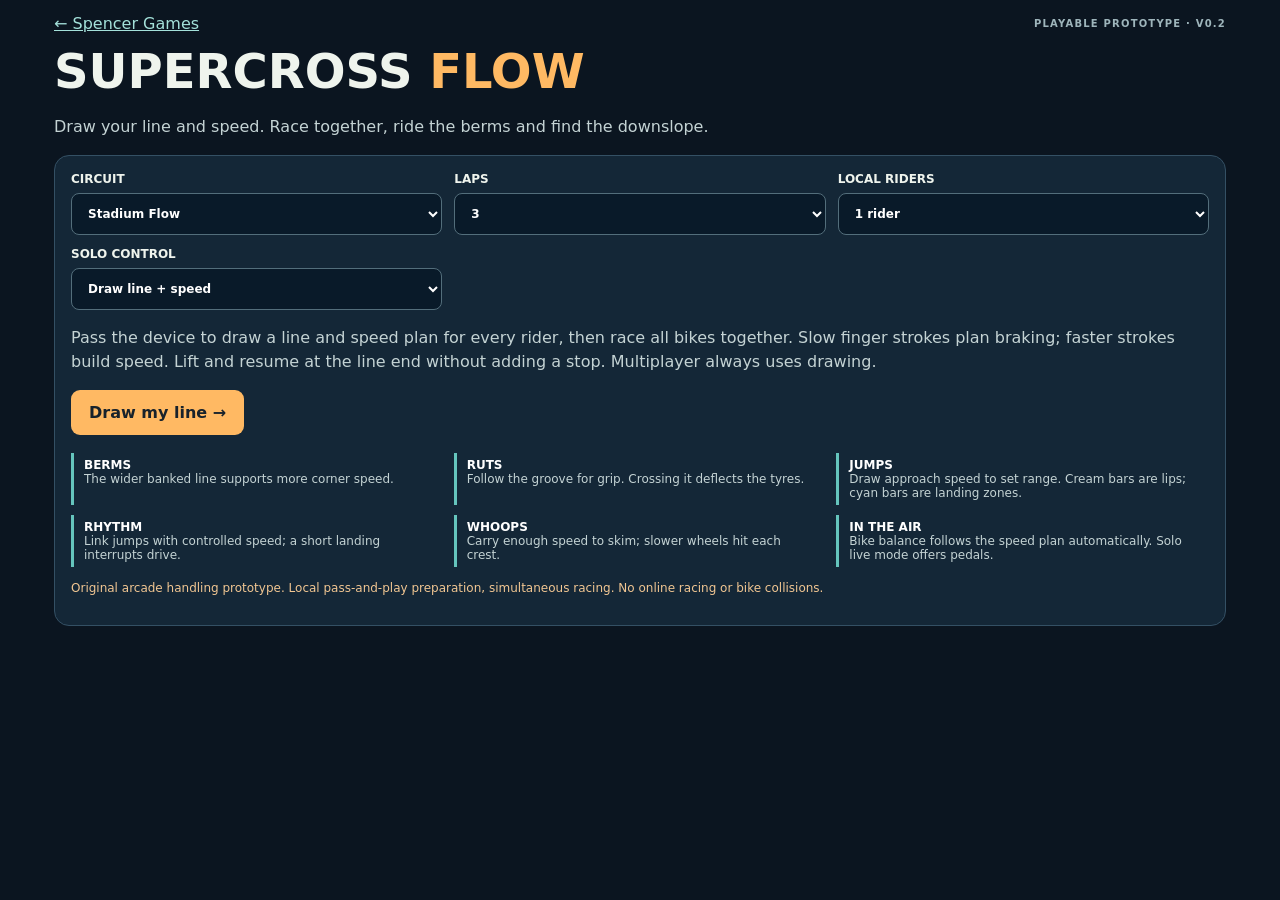
<file: supercross/index.html>
<!doctype html><html lang="en"><head>
<meta name="spencer-games-version" content="v4.21"><meta charset="utf-8"><meta name="viewport" content="width=device-width,initial-scale=1,viewport-fit=cover"><meta name="theme-color" content="#101c28"><title>Supercross Flow · Spencer Games</title><style>
*{box-sizing:border-box}body{margin:0;background:#0b1520;color:#eff4ed;font-family:system-ui,-apple-system,sans-serif}button,select,input{font:inherit}button{cursor:pointer}button:disabled{opacity:.4;cursor:default}[hidden]{display:none!important}.shell{max-width:1200px;margin:auto;padding:14px;padding-bottom:calc(20px + env(safe-area-inset-bottom))}header{display:flex;align-items:center;justify-content:space-between;gap:12px}a{color:#a4e1da}h1{font-size:clamp(28px,5vw,48px);margin:10px 0}h1 span{color:#ffb963}.eyebrow{text-transform:uppercase;letter-spacing:.12em;color:#9eb5bb;font-size:10px;font-weight:900}.card{border:1px solid #345064;border-radius:15px;background:#142737;padding:16px;margin:12px 0}p{line-height:1.5;color:#c4d3d4}.setup{display:grid;grid-template-columns:repeat(3,minmax(0,1fr));gap:12px}label{display:grid;gap:7px;font-size:12px;font-weight:800}select{width:100%;background:#091a29;color:#fff;border:1px solid #536e7b;border-radius:8px;padding:12px}.btn{border:0;border-radius:9px;background:#ffb963;color:#18222b;font-weight:900;padding:13px 18px}.quiet{background:#264354;color:#eaf5ef}.row{display:flex;align-items:center;justify-content:space-between;gap:12px;flex-wrap:wrap}.guide{display:grid;grid-template-columns:repeat(3,1fr);gap:10px}.guide div{border-left:3px solid #65c5bd;padding:5px 10px;font-size:12px;color:#c4d3d4}.guide strong{display:block;color:white}.trackbox{border:1px solid #50606b;position:relative;border-radius:14px;overflow:hidden;background:#2d4a41;touch-action:none}#track{display:block;width:100%;height:auto;touch-action:none}.hud{display:grid;grid-template-columns:repeat(4,1fr);gap:8px;margin:9px 0}.stat{background:#142737;border:1px solid #345064;border-radius:9px;padding:9px}.stat small{display:block;font-size:9px;letter-spacing:.08em;color:#a9c5c5}.stat strong{font-variant-numeric:tabular-nums;font-size:20px}.feedback{padding:10px 14px;border-left:4px solid #ffb963;background:#223747;min-height:44px;margin:8px 0;font-size:14px;font-weight:800}.controls{position:sticky;bottom:0;padding:10px 0 calc(8px + env(safe-area-inset-bottom));background:#0b1520f5;display:grid;grid-template-columns:1fr 1.4fr;gap:10px;z-index:3}.pedal{border:2px solid #5a727c;border-radius:13px;min-height:72px;font-size:20px;font-weight:1000;color:white;background:#3d3140;touch-action:none;user-select:none;-webkit-user-select:none}.pedal.gas{background:#17534d}.pedal.active{border-color:#fff;background:#c3602a}.pedal small{display:block;font-size:10px;font-weight:700;margin-top:5px}.profile{background:#0e202d;border:1px solid #345064;border-radius:10px;margin-top:8px}#profile{display:block;width:100%;height:130px}.key{font-size:11px;color:#aac4c7}.results{display:grid;gap:8px}.result{display:flex;justify-content:space-between;gap:14px;padding:12px;background:#0b1b28;border-radius:8px}.result small{display:block;color:#a9bdc1;font-size:11px;margin-top:4px}.notice{color:#f1c692;font-size:12px}.overlay{position:absolute;inset:0;background:#07131bc4;display:grid;place-items:center;text-align:center;padding:20px}.overlay strong{display:block;font-size:36px}.overlay p{max-width:420px}.live-layout{display:grid;grid-template-columns:minmax(0,1fr)}@media(max-width:650px){.shell{padding:9px}.setup{grid-template-columns:1fr 1fr}.guide{grid-template-columns:1fr 1fr}.hud{gap:4px}.stat{padding:7px}.stat strong{font-size:16px}.pedal{min-height:65px;font-size:17px}#profile{height:105px}.feedback{font-size:12px}.row{gap:8px}.btn{padding:11px 13px}}
body.playing{overflow:hidden}.playing .shell{height:100dvh;max-width:none;display:flex;flex-direction:column;padding:6px}.playing h1,.playing main>p{display:none}.playing header{min-height:25px}.playing #play{display:grid;flex:1;min-height:0;grid-template-rows:auto auto auto minmax(0,1fr) 80px auto auto}.playing .trackbox{min-height:0}.playing #track{width:100%;height:100%;object-fit:contain}.playing .profile{margin-top:4px}.playing #profile{height:100%}.playing .key{display:none}.playing .hud{margin:5px 0}.playing .stat{padding:5px 8px}.playing .stat strong{font-size:16px}.playing .feedback{margin:4px 0;min-height:34px;padding:7px 10px}.playing .controls{position:static;padding:6px 0 max(3px,env(safe-area-inset-bottom))}.playing .pedal{min-height:60px}.playing .row .btn{padding:8px 12px}
</style><script src="../language-es.js?v=4.21-site-es-1"></script><script src="../language.js?v=4.21-site-es-2"></script></head><body><main class="shell"><header><a href="../" target="_top">← Spencer Games</a><span class="eyebrow">Playable prototype · v0.2</span></header><h1>SUPERCROSS <span>FLOW</span></h1><p>Draw your line and speed. Race together, ride the berms and find the downslope.</p>
<section id="setup" class="card"><div class="setup"><label>CIRCUIT<select id="venue"><option value="0">Stadium Flow</option><option value="1">Arena Technical</option></select></label><label>LAPS<select id="laps"><option>1</option><option selected>3</option><option>5</option></select></label><label>LOCAL RIDERS<select id="players"><option value="1">1 rider</option><option>2</option><option>3</option><option>4</option><option>5</option><option>6</option><option>7</option><option>8</option></select></label><label>SOLO CONTROL<select id="mode"><option value="draw">Draw line + speed</option><option value="live">Draw line + live pedals</option></select></label></div><p>Pass the device to draw a line and speed plan for every rider, then race all bikes together. Slow finger strokes plan braking; faster strokes build speed. Lift and resume at the line end without adding a stop. Multiplayer always uses drawing.</p><button id="prepare" class="btn">Draw my line →</button><div class="guide" style="margin-top:18px"><div><strong>BERMS</strong>The wider banked line supports more corner speed.</div><div><strong>RUTS</strong>Follow the groove for grip. Crossing it deflects the tyres.</div><div><strong>JUMPS</strong>Draw approach speed to set range. Cream bars are lips; cyan bars are landing zones.</div><div><strong>RHYTHM</strong>Link jumps with controlled speed; a short landing interrupts drive.</div><div><strong>WHOOPS</strong>Carry enough speed to skim; slower wheels hit each crest.</div><div><strong>IN THE AIR</strong>Bike balance follows the speed plan automatically. Solo live mode offers pedals.</div></div><p class="notice">Original arcade handling prototype. Local pass-and-play preparation, simultaneous racing. No online racing or bike collisions.</p></section>
<section id="play" hidden><div class="row"><strong id="stage">Draw one lap</strong><div><button id="resetLine" class="btn quiet">Reset line</button> <button id="back" class="btn quiet">Setup</button></div></div><div class="hud"><div class="stat"><small>RIDER / LAP</small><strong id="lapHud">—</strong></div><div class="stat"><small>RACE TIME</small><strong id="timeHud">0.00s</strong></div><div class="stat"><small>SPEED</small><strong id="speedHud">—</strong></div><div class="stat"><small>BIKE</small><strong id="bikeHud">Grounded</strong></div></div><div id="feedback" class="feedback" role="status" aria-live="polite">Touch START and follow the arrows around the marked circuit.</div><div class="trackbox"><canvas id="track" width="1200" height="720" aria-label="Supercross circuit; draw a lap with your finger"></canvas><div id="gate" class="overlay" hidden><div><strong>Line locked in</strong><p>Hold THROTTLE to build speed. Release it to roll off; hold BRAKE before tight turns. Watch the side view for landings.</p><button id="start" class="btn">Drop the gate →</button></div></div></div><div class="profile"><canvas id="profile" width="1200" height="150" aria-label="Side profile showing upcoming jumps and bike pitch"></canvas></div><p class="key">Side view: ground profile ahead of your bike. Track colours: orange = jumps / rhythm · blue = whoops · purple = ruts · green = berms. Keyboard: ↑ or Space = throttle, ↓ = brake.</p><div id="controls" class="controls" hidden><button id="brake" class="pedal">BRAKE<small>Slow for corners · lower the nose in flight</small></button><button id="gas" class="pedal gas">THROTTLE<small>Hold to accelerate · lift the nose in flight</small></button></div></section>
<section id="results" class="card" hidden><h2 id="resultTitle">Run complete</h2><p id="runSummary"></p><div id="standings" class="results"></div><div class="row" style="margin-top:15px"><button id="next" class="btn">Next rider →</button><button id="retry" class="btn quiet">Replay saved lines</button><button id="newMatch" class="btn quiet">New session</button></div></section></main><script src="core.js?v=0.2&release=4.21"></script><script src="app.js?v=0.2&release=4.21"></script></body></html>
</file>
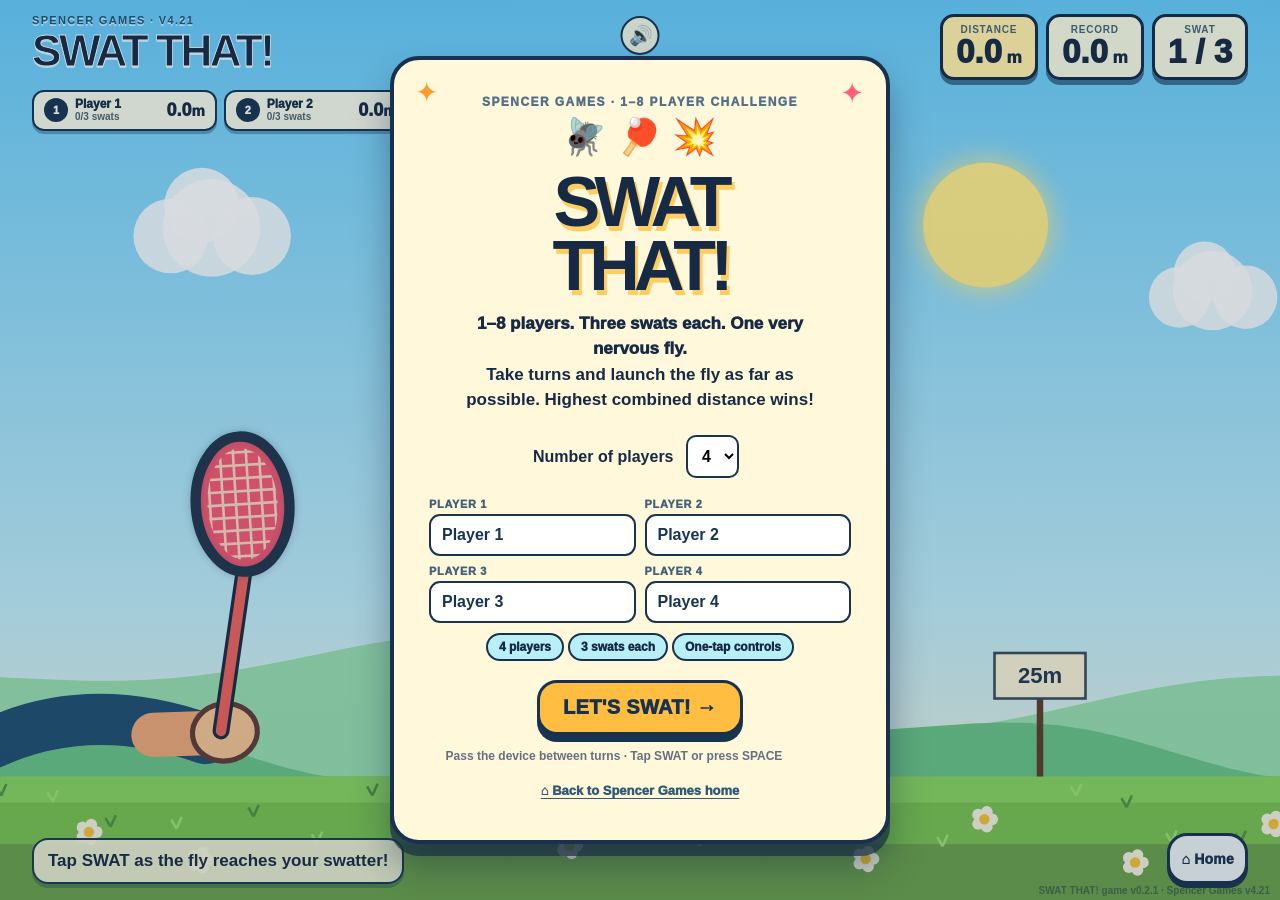
<file: swat-that/index.html>
<!doctype html>
<html lang="en">
<head>
<meta name="spencer-games-version" content="v4.21">
<meta charset="utf-8">
<meta name="viewport" content="width=device-width, initial-scale=1, viewport-fit=cover, maximum-scale=1, user-scalable=no">
<meta name="theme-color" content="#79d4f8">
<meta name="description" content="SWAT THAT! A delightfully silly one-tap fly-launching game.">
<title>SWAT THAT! · Spencer Games v4.21</title>
<style>
:root{color-scheme:light;--ink:#172a45;--cream:#fffbdf;--accent:#ffbd3c;--outline:#132b48}
*{box-sizing:border-box;-webkit-tap-highlight-color:transparent}html,body{width:100%;height:100%;margin:0;overflow:hidden;overscroll-behavior:none}
body{font-family:'Trebuchet MS',Arial,sans-serif;background:#85d9fb;color:var(--ink);touch-action:none}
#game{position:absolute;inset:0;display:block;width:100%;height:100%;touch-action:none;cursor:crosshair}
.hud{position:absolute;inset:0;z-index:2;pointer-events:none;display:flex;flex-direction:column;padding:calc(14px + env(safe-area-inset-top)) clamp(12px,3vw,32px) calc(16px + env(safe-area-inset-bottom));gap:10px}
.top{display:flex;justify-content:space-between;align-items:flex-start;gap:10px;flex-wrap:wrap}
.brand{display:flex;flex-direction:column;gap:4px;text-shadow:0 2px #ffffffa8}.brand small{font-size:11px;font-weight:900;letter-spacing:.12em;text-transform:uppercase;color:#215478}.brand strong{font-size:clamp(23px,4vw,44px);line-height:.95;letter-spacing:-.055em;color:#172a45;-webkit-text-stroke:.8px #fff}
.stats{display:flex;gap:8px;align-items:stretch;flex-wrap:wrap;justify-content:end}
.stat{border:3px solid var(--outline);background:#fffcdfeb;border-radius:14px;box-shadow:0 5px 0 #193b59a0;padding:7px 13px;min-width:88px;text-align:center}
.stat .tag{font-size:10px;font-weight:900;text-transform:uppercase;letter-spacing:.08em;color:#45637a}
.stat .num{font-size:clamp(21px,3.1vw,33px);line-height:1.05;font-weight:1000;font-variant-numeric:tabular-nums}.stat .num small{font-size:.52em}
.stat--live{background:#fff0a9}
.bottom{margin-top:auto;display:flex;align-items:end;justify-content:space-between;gap:12px}
.hint{max-width:min(58vw,500px);padding:10px 14px;border:2px solid #183a58;background:#fffde3e8;border-radius:16px;font-size:clamp(12px,1.8vw,17px);font-weight:900;line-height:1.3;box-shadow:0 4px 0 #183a5850}
.actions{pointer-events:auto;display:flex;gap:8px;align-items:center}.btn{border:3px solid #18314e;border-radius:20px;box-shadow:0 7px 0 #173451;cursor:pointer;background:#ffbe42;color:#18314e;font-family:inherit;font-weight:1000;letter-spacing:.015em;padding:13px 23px;font-size:20px;touch-action:manipulation;transition:transform .07s,box-shadow .07s;white-space:nowrap}.btn:active{transform:translateY(5px);box-shadow:0 2px 0 #173451}.btn:focus-visible{outline:4px solid white;outline-offset:3px}.btn[disabled]{opacity:.55;cursor:default}.btn--huge{font-size:clamp(24px,4vw,40px);padding:14px clamp(22px,4vw,38px);background:#ff5865;color:#fff;text-shadow:0 2px 0 #b32c42;box-shadow:0 8px 0 #952b43}.btn--huge:active{box-shadow:0 2px 0 #952b43}.btn--quiet{font-size:14px;padding:11px;background:#f8fdfd}
.btn--home{display:inline-flex;align-items:center;justify-content:center;text-decoration:none;flex:none;min-height:51px;box-shadow:0 4px 0 #173451;white-space:nowrap}.btn--huge.pulse{animation:throb 1s ease-in-out infinite}@keyframes throb{50%{transform:scale(1.055)}}
.overlay{position:absolute;z-index:4;inset:0;display:flex;justify-content:center;align-items:center;padding:24px 18px;pointer-events:none;background:linear-gradient(180deg,#14283e26,#152d4338);transition:opacity .2s}
.overlay.hidden{display:none}.panel{pointer-events:auto;width:min(500px,calc(100vw - 36px));max-height:calc(100dvh - 28px);overflow:auto;background:#fff8db;border:4px solid #18314e;border-radius:29px;padding:clamp(20px,4vw,35px);text-align:center;box-shadow:0 12px 0 #172e43b3,0 22px 36px #15294164;position:relative}
.panel:before{content:'✦';position:absolute;left:21px;top:16px;color:#ff9c2e;font-size:28px}.panel:after{content:'✦';position:absolute;right:22px;top:16px;color:#ff6175;font-size:29px}
.eyebrow{font-weight:1000;letter-spacing:.12em;font-size:12px;text-transform:uppercase;color:#547088}.panel h1{font-size:clamp(45px,11vw,70px);line-height:.91;letter-spacing:-.085em;margin:13px 0 12px;text-shadow:3px 5px #ffce62}.panel p{margin:0 auto 14px;max-width:370px;line-height:1.5;font-weight:700;font-size:clamp(14px,3.5vw,17px)}.panel strong{font-weight:1000}.panel .btn{margin-top:13px}.panel .tiny{font-size:12px;color:#647082;margin:12px 0 0}
.player-board{width:min(100%,760px);display:grid;grid-template-columns:repeat(4,minmax(0,1fr));gap:7px;pointer-events:none}
.player-tile{min-width:0;display:flex;align-items:center;gap:7px;padding:6px 10px;border:2px solid #173451;border-radius:12px;background:#fffce8e8;box-shadow:0 3px 0 #17345158;transition:background .2s,transform .2s}
.player-tile.active{background:#ffce58;border-color:#133451;box-shadow:0 4px 0 #17345194;transform:translateY(-1px)}
.player-tile.done{opacity:.72}.player-tile.champion{background:#ffe071;opacity:1}.player-pip{flex:none;display:grid;place-items:center;width:24px;height:24px;border-radius:50%;background:#183451;color:#fff;font-size:11px;font-weight:1000}
.player-info{min-width:0;flex:1;text-align:left}.player-name{overflow:hidden;text-overflow:ellipsis;white-space:nowrap;font-size:12px;font-weight:1000;line-height:1.1}.player-meta{font-size:10px;font-weight:900;color:#4c6373;line-height:1.25}.player-total{font-size:18px;font-weight:1000;white-space:nowrap;font-variant-numeric:tabular-nums}
.name-grid{display:grid;grid-template-columns:repeat(2,minmax(0,1fr));gap:9px;margin:12px auto 4px;text-align:left}.name-grid label{font-size:11px;color:#426078;text-transform:uppercase;letter-spacing:.06em;font-weight:1000}.name-grid input{width:100%;padding:10px 11px;margin-top:4px;border:2px solid #173451;border-radius:11px;background:#fff;color:#173451;font-size:16px;font-family:inherit;font-weight:900}.name-grid input:focus{outline:3px solid #fed66a}
.standings{display:flex;flex-direction:column;gap:7px;margin:12px auto;max-width:405px}.standings-row{display:flex;align-items:center;justify-content:space-between;gap:8px;border:2px solid #173451;border-radius:12px;background:#fffdf0;padding:8px 12px;font-weight:1000}.standings-row.winner{background:#ffdb65}.standings-row .points{white-space:nowrap}.standings-row small{color:#496477;font-size:10px;display:block;font-weight:800;text-align:right}.standings-name{min-width:0;text-align:left;overflow:hidden;text-overflow:ellipsis;white-space:nowrap}.panel .home-panel-link{display:block;width:max-content;margin:12px auto 1px;padding:6px 10px;border-radius:8px;color:#305a77;font-size:13px;font-weight:1000;text-decoration:underline;text-underline-offset:3px}.panel .home-panel-link:focus-visible{outline:3px solid #ffbe42}.panel .secondary-action{display:block;margin:11px auto 0;border:none;background:transparent;color:#305a77;text-decoration:underline;font-size:13px;font-weight:1000;cursor:pointer;padding:8px}
.flies{font-size:36px;margin:7px 0 1px}.score-big{font-size:clamp(54px,12vw,82px);font-weight:1000;line-height:1.1;letter-spacing:-.065em;color:#eb4758;text-shadow:2px 3px #ffca61}.score-big small{font-size:.45em;letter-spacing:0}.pill{display:inline-block;background:#b9eff7;border:2px solid #18314e;border-radius:100px;padding:5px 11px;font-size:12px;font-weight:1000;margin:6px 2px}
#sound{pointer-events:auto;position:absolute;z-index:3;top:calc(16px + env(safe-area-inset-top));left:50%;transform:translateX(-50%);border:2px solid #173451;border-radius:50%;width:39px;height:39px;background:#fffbe0dc;cursor:pointer;font-size:19px}
#timing{position:absolute;z-index:2;pointer-events:none;left:50%;top:23%;transform:translateX(-50%);background:#fff3b6d4;border:2px solid #163451;border-radius:30px;padding:7px 13px;font-size:13px;letter-spacing:.08em;font-weight:1000;opacity:0;white-space:nowrap;transition:opacity .15s}
#timing.on{opacity:1}
#countdown{position:absolute;inset:0;z-index:3;display:grid;place-items:center;pointer-events:none;font-size:clamp(100px,24vmin,190px);font-weight:1000;color:#ffdf65;-webkit-text-stroke:4px #18314e;text-shadow:0 8px 0 #18314e,0 0 45px #fffbe0}
#countdown[hidden]{display:none}
footer{position:absolute;right:10px;bottom:4px;z-index:1;font-size:10px;font-weight:900;opacity:.45;pointer-events:none}
@media(max-width:650px){.player-board{width:100%;gap:4px}.player-tile{padding:5px 4px;gap:3px;display:flex;flex-direction:column;align-items:stretch;min-height:49px}.player-pip{display:none}.player-name{font-size:10px}.player-meta{font-size:9px}.player-total{font-size:15px;line-height:1}.player-info{text-align:center}.player-total{text-align:center}.name-grid input{font-size:16px}.hud{padding:calc(12px + env(safe-area-inset-top)) 12px calc(16px + env(safe-area-inset-bottom))}.top{flex-direction:column;gap:8px}.brand{flex-direction:row;gap:10px;align-items:baseline}.brand strong{font-size:28px}.brand small{font-size:9px}.stats{width:100%;justify-content:space-between;flex-wrap:nowrap;gap:5px}.stat{flex:1;min-width:0;padding:6px 5px;border-width:2px;border-radius:11px}.stat .num{font-size:22px}.stat .tag{font-size:9px}.bottom{flex-direction:column;align-items:stretch}.hint{text-align:center;max-width:none;padding:8px 10px}.actions{justify-content:center;width:100%}.actions .btn--huge{width:auto;flex:1;min-width:0;max-width:400px}.btn--home{font-size:12px;padding:11px 9px;min-height:50px}.btn--quiet{padding:10px;font-size:12px}#sound{left:auto;right:12px;transform:none;top:calc(12px + env(safe-area-inset-top));width:32px;height:32px;font-size:15px}#timing{top:27%}}
@media(max-height:480px){.player-board{width:min(100%,760px);grid-template-columns:repeat(4,minmax(0,1fr))}.player-tile{padding:4px 7px;min-height:0;flex-direction:row}.player-total{font-size:15px}.player-name{font-size:11px}.player-meta{font-size:9px}.name-grid{margin:6px auto}.name-grid input{padding:7px}.standings{gap:4px;margin:6px auto}.standings-row{padding:5px 9px}.hud{padding:8px 15px 9px;gap:4px}.top{flex-direction:row}.brand strong{font-size:27px}.stat{padding:3px 9px}.stat .num{font-size:20px}.bottom{flex-direction:row;align-items:end}.hint{max-width:45%;padding:7px;font-size:12px}.btn--huge{padding:8px 22px;font-size:23px}.panel{padding:16px 22px}.panel h1{font-size:42px}.panel p{font-size:12px}.panel .flies{display:none}#sound{top:9px;left:44%;right:auto}}
</style>
<script src="../language-es.js?v=4.21-site-es-1"></script><script src="../language.js?v=4.21-site-es-2"></script></head>
<body>
<canvas id="game" aria-label="Animated fly swatting game"></canvas>
<div id="countdown" role="status" aria-live="assertive" aria-atomic="true" hidden></div>
<div class="hud">
  <div class="top"><div class="brand"><small>Spencer Games · v4.21</small><strong>SWAT THAT!</strong></div>
    <div class="stats"><div class="stat stat--live"><div class="tag">Distance</div><div class="num"><span id="distance">0.0</span><small> m</small></div></div><div class="stat"><div class="tag">Record</div><div class="num"><span id="best">0.0</span><small> m</small></div></div><div class="stat"><div class="tag">Swat</div><div class="num" id="swatCount">1 / 3</div></div></div>
  </div>
  <div class="player-board" id="playerBoard" aria-label="Player scoreboard" aria-live="polite"></div>
  <div id="timing">GET READY!</div>
  <div class="bottom"><div id="hint" class="hint">Tap SWAT as the fly reaches your swatter!</div><div class="actions"><a class="btn btn--quiet btn--home" href="../" target="_top" onclick="try{top.__swatThatHome=true}catch(e){}" aria-label="Back to Spencer Games home page" title="Back to Spencer Games home page">⌂ Home</a><button class="btn btn--huge" id="swingButton" type="button" hidden>🪰 SWAT!</button></div></div>
</div>
<button id="sound" type="button" title="Toggle sound" aria-label="Toggle sound">🔊</button>
<div id="overlay" class="overlay"><div class="panel" id="panel"></div></div>
<footer>SWAT THAT! game v0.2.1 · Spencer Games v4.21</footer>
<script>
'use strict';
(()=>{
const canvas=document.getElementById('game'), ctx=canvas.getContext('2d',{alpha:false});
const overlay=document.getElementById('overlay'),panel=document.getElementById('panel'),swingButton=document.getElementById('swingButton');
const countdownEl=document.getElementById('countdown');
const distanceEl=document.getElementById('distance'),bestEl=document.getElementById('best'),swatCount=document.getElementById('swatCount'),hint=document.getElementById('hint'),timingEl=document.getElementById('timing'),soundButton=document.getElementById('sound'),playerBoard=document.getElementById('playerBoard');
const BEST_KEY='spencer_games_swat_that_best_v010';
let soundOn=true,audioCtx=null;
try{soundOn=localStorage.getItem('swat_sound')!=='off'}catch(e){}; soundButton.textContent=soundOn?'🔊':'🔇';
let best=0;try{best=Number(localStorage.getItem(BEST_KEY)||0)||0}catch(e){};bestEl.textContent=best.toFixed(1);
let playerCount=4;
const SWATS_PER_PLAYER=3,NAMES_KEY='spencer_games_swat_that_names_v020';
let storedNames=[];try{const names=JSON.parse(localStorage.getItem(NAMES_KEY)||'[]');if(Array.isArray(names))storedNames=names}catch(e){}
let players=Array.from({length:playerCount},(_,i)=>({name:(typeof storedNames[i]==='string'&&storedNames[i].trim().slice(0,14))||`Player ${i+1}`,scores:[]}));
let turnIndex=0,playerIndex=0,round=1,matchComplete=false;
let countdownRemaining=0,countdownNumber=0;
let W=960,H=600,scale=1,dpr=1,groundY=500,targetX=250,targetY=360,startDx=185,cam=0,clock=0,phase='intro',distance=0;
let fly={x:430,y:180,vx:0,vy:0,spin:0},t=0,swingTime=0,contactDone=false,quality=0,flightTime=0,bounces=0,trail=[],particles=[],finishTimer=0,lastFrame=0,uiTime=0,launchX=0,sparkleAge=0,hitFeedback='',hitFeedbackTime=0;
const clamp=(v,lo,hi)=>Math.max(lo,Math.min(hi,v));
const rnd=n=>{let x=Math.sin(n*127.1+23.47)*43758.5453;return x-Math.floor(x)};
function resize(){const rect=canvas.getBoundingClientRect();dpr=Math.min(window.devicePixelRatio||1,2);const portrait=rect.width/rect.height<.8;scale=clamp(Math.min(rect.width/(portrait?450:900),rect.height/(portrait?650:600)),.58,1.3);W=rect.width/scale;H=rect.height/scale;canvas.width=Math.max(1,Math.round(rect.width*dpr));canvas.height=Math.max(1,Math.round(rect.height*dpr));groundY=H-(portrait?150:95);targetX=clamp(W*.32,155,270);targetY=groundY-148;startDx=clamp(W-targetX-45,110,190);ctx.setTransform(dpr*scale,0,0,dpr*scale,0,0);if(phase==='intro'){fly.x=targetX+startDx*.7;fly.y=targetY-55}}
window.addEventListener('resize',resize);resize();
function playTone(freq=300,duration=.1,shape='sine',vol=.045,slide=0){if(!soundOn)return;try{audioCtx ||= new (window.AudioContext||window.webkitAudioContext)();if(audioCtx.state==='suspended')audioCtx.resume();let o=audioCtx.createOscillator(),g=audioCtx.createGain();o.type=shape;o.frequency.setValueAtTime(freq,audioCtx.currentTime);if(slide)o.frequency.exponentialRampToValueAtTime(Math.max(30,freq+slide),audioCtx.currentTime+duration);g.gain.setValueAtTime(vol,audioCtx.currentTime);g.gain.exponentialRampToValueAtTime(.0001,audioCtx.currentTime+duration);o.connect(g).connect(audioCtx.destination);o.start();o.stop(audioCtx.currentTime+duration+.015)}catch(e){}}
function hitSound(q){playTone(240+q*180,.21,'sawtooth',.06,440+q*410);setTimeout(()=>playTone(410+q*260,.15,'triangle',.037,-160),85);if(q>.8)setTimeout(()=>playTone(850,.17,'sine',.025,240),155)}
function setHint(str){hint.textContent=str}
function setOverlay(show){overlay.classList.toggle('hidden',!show)}
function htmlSafe(str){return String(str).replace(/[&<>"']/g,c=>({'&':'&amp;','<':'&lt;','>':'&gt;','"':'&quot;',"'":'&#39;'}[c]))}
function updateBoard(){
  playerBoard.style.gridTemplateColumns=`repeat(${Math.min(playerCount,4)},minmax(0,1fr))`;
  playerBoard.innerHTML=players.map((p,i)=>{const total=p.scores.reduce((a,b)=>a+b,0);const current=phase!=='intro'&&!matchComplete&&i===playerIndex&&turnIndex<playerCount*SWATS_PER_PLAYER;const leader=matchComplete&&total===Math.max(...players.map(q=>q.scores.reduce((a,b)=>a+b,0)));
    return `<div class="player-tile ${current?'active':''} ${leader?'champion':''} ${p.scores.length===SWATS_PER_PLAYER&&!current&&!matchComplete?'done':''}"><span class="player-pip">${i+1}</span><div class="player-info"><div class="player-name">${htmlSafe(p.name)}</div><div class="player-meta">${current?'▶ ':''}${p.scores.length}/3 swats</div></div><div class="player-total">${total.toFixed(1)}<small>m</small></div></div>`}).join('');
}
function showPanel(title,body,buttonLabel,handler){panel.innerHTML=`<div class="eyebrow">${title}</div>${body}<button class="btn" id="panelButton" type="button">${buttonLabel}</button><a class="home-panel-link" href="../" target="_top" onclick="try{top.__swatThatHome=true}catch(e){}">⌂ Back to Spencer Games home</a>`;setOverlay(true);document.getElementById('panelButton').addEventListener('click',handler)}
function showIntroPanel(){
  phase='intro';countdownEl.hidden=true;swingButton.hidden=true;timingEl.classList.remove('on');
  panel.innerHTML=`<div class="eyebrow">Spencer Games · 1–8 player challenge</div><div class="flies">🪰 🏓 💥</div><h1>SWAT<br>THAT!</h1>
  <p><strong>1–8 players. Three swats each. One very nervous fly.</strong><br>Take turns and launch the fly as far as possible. Highest combined distance wins!</p>
  <label for="playerCount" style="display:block;font-weight:900">Number of players
  <select id="playerCount" style="font:inherit;padding:10px;margin:8px;border:2px solid #173451;border-radius:10px;background:white">${Array.from({length:8},(_,i)=>`<option value="${i+1}" ${playerCount===i+1?'selected':''}>${i+1}</option>`).join('')}</select></label>
  <div class="name-grid">${players.map((p,i)=>`<label for="name${i}">Player ${i+1}<input id="name${i}" maxlength="14" autocomplete="off" spellcheck="false" value="${htmlSafe(p.name)}"></label>`).join('')}</div>
  <div class="pill">${playerCount} ${playerCount===1?'player':'players'}</div><div class="pill">3 swats each</div><div class="pill">One-tap controls</div><br>
  <button class="btn" id="startButton" type="button">LET'S SWAT! →</button>
  <p class="tiny">Pass the device between turns · Tap SWAT or press SPACE</p><a class="home-panel-link" href="../" target="_top" onclick="try{top.__swatThatHome=true}catch(e){}">⌂ Back to Spencer Games home</a>`;
  setOverlay(true);updateBoard();
  function saveNames(){players.forEach((p,i)=>{p.name=document.getElementById(`name${i}`).value.trim().slice(0,14)||`Player ${i+1}`;storedNames[i]=p.name});try{localStorage.setItem(NAMES_KEY,JSON.stringify(storedNames))}catch(e){}}
  document.getElementById('playerCount').addEventListener('change',e=>{
    saveNames();playerCount=Math.max(1,Math.min(8,Number(e.target.value)||4));
    players=Array.from({length:playerCount},(_,i)=>({name:storedNames[i]||`Player ${i+1}`,scores:[]}));
    showIntroPanel();
  });
  document.getElementById('startButton').addEventListener('click',()=>{
    saveNames();
    beginMatch();
  });
}
function beginMatch(){turnIndex=0;matchComplete=false;players.forEach(p=>p.scores=[]);beginRound()}
function beginRound(){playerIndex=turnIndex%playerCount;round=Math.floor(turnIndex/playerCount)+1;
  cam=0;t=0;swingTime=0;contactDone=false;quality=0;flightTime=0;bounces=0;trail=[];particles=[];finishTimer=0;hitFeedback='';hitFeedbackTime=0;distance=0;launchX=targetX;phase='countdown';
  fly={x:targetX+startDx,y:targetY-180,vx:0,vy:0,spin:0};distanceEl.textContent='0.0';swatCount.textContent=`${round} / 3`;
  swingButton.hidden=false;swingButton.disabled=true;swingButton.classList.remove('pulse');setOverlay(false);updateBoard();
  countdownRemaining=3;countdownNumber=3;countdownEl.textContent='3';countdownEl.hidden=false;playTone(440,.1);
  setHint(`${players[playerIndex].name}'s turn! Get ready…`);timingEl.textContent='GET READY!';timingEl.classList.add('on')}
function startApproach(){phase='approach';t=0;countdownEl.hidden=true;swingButton.disabled=false;swingButton.classList.add('pulse');playTone(660,.16);
  setHint(`${players[playerIndex].name}'s turn! Tap SWAT just as the fly reaches the swatter!`);timingEl.textContent='HERE IT COMES...';timingEl.classList.add('on')}
function swing(){if(phase!=='approach')return;phase='swing';swingTime=0;contactDone=false;swingButton.disabled=true;swingButton.classList.remove('pulse');timingEl.classList.remove('on');playTone(160,.18,'sawtooth',.033,450)}
function hitOrMiss(){contactDone=true;const diff=Math.abs(t-2.16);if(diff<=.65){quality=clamp(1-Math.pow(diff/.68,1.6),.05,1);phase='flight';flightTime=0;bounces=0;launchX=fly.x;fly.vx=550+1220*Math.pow(quality,.8);fly.vy=-(300+555*quality);fly.spin=0;hitFeedback=quality>.84?'PERFECT SWAT!':quality>.48?'NICE ONE!':'JUST CLIPPED IT!';hitFeedbackTime=1.4;swingButton.hidden=true;hitSound(quality);if(navigator.vibrate)try{navigator.vibrate(quality>.7?[25,30,35]:25)}catch(e){};for(let i=0;i<24;i++)spawnParticle(fly.x,fly.y,'burst',i);setHint(quality>.84?'BOOM! Look at that little rocket!':'Keep an eye on your distance...')}else{phase='missed';finishTimer=0;hitFeedback='WHIFF!';hitFeedbackTime=1.3;swingButton.hidden=true;playTone(280,.38,'triangle',.036,-245);setHint('The fly has escaped! A truly embarrassing moment.')}}
function spawnParticle(x,y,type,i=0){const a=rnd((i+particles.length)*23.15+clock)*Math.PI*2,sp=45+rnd((i+particles.length)*5.11)*260;particles.push({x,y,vx:Math.cos(a)*sp,vy:Math.sin(a)*sp-60,life:type==='burst'?.45+rnd(i+19)*.55:.3,max:type==='burst'?1:.3,size:3+rnd(i+87)*6,color:['#ffffff','#ffdb44','#ff5764','#37d3ea','#623f9d'][i%5]});if(particles.length>90)particles.shift()}
function finishRound(missed=false){if(phase==='result')return;phase='result';swingButton.hidden=true;
  const score=missed?0:Math.max(0,Math.round(distance*10)/10);distance=score;
  const player=players[playerIndex];player.scores.push(score);distanceEl.textContent=score.toFixed(1);
  let newBest=false;if(score>best){best=score;newBest=true;bestEl.textContent=best.toFixed(1);try{localStorage.setItem(BEST_KEY,String(best))}catch(e){}};
  updateBoard();if(turnIndex===playerCount*SWATS_PER_PLAYER-1){finishMatch();return}
  const rank=missed?'THE GREAT ESCAPE':score>=110?'FLYING LEGEND':score>=80?'ABSOLUTE ROCKET':score>=50?'SERIOUS SWAT':score>=25?'DECENT WHACK':'TINY TAP';
  const next=players[(turnIndex+1)%playerCount];
  const body=`<div class="flies">${missed?'🪰💨':'🪰💥'}</div><h1 style="font-size:clamp(30px,8vw,48px);margin:7px 0">${rank}</h1><div class="score-big">${score.toFixed(1)}<small> m</small></div>
  <p><strong>${htmlSafe(player.name)}</strong> ${newBest?'set a NEW RECORD! 🏆':missed?'missed the little rascal!':'gave that fly quite a fright!'}</p>
  <div class="pill">Swat ${round}/3</div><div class="pill">${htmlSafe(player.name)} total: ${player.scores.reduce((a,b)=>a+b,0).toFixed(1)} m</div>
  <p class="tiny"><strong>${playerCount===1?'Next swat for':'Pass to'} ${htmlSafe(next.name)}</strong> · Swat ${Math.floor((turnIndex+1)/playerCount)+1}/3</p>`;
  showPanel('SWAT COMPLETE',body,`NEXT: ${htmlSafe(next.name.toUpperCase())} →`,()=>{turnIndex++;beginRound()});
}
function finishMatch(){
  matchComplete=true;updateBoard();
  const standings=players.map((p,i)=>({i,name:p.name,total:p.scores.reduce((a,b)=>a+b,0),best:Math.max(...p.scores)})).sort((a,b)=>b.total-a.total||b.best-a.best||a.i-b.i);
  const winning=standings.filter(p=>Math.abs(p.total-standings[0].total)<.05),winnerText=winning.map(p=>p.name).join(' & ');setHint(`${winnerText} ${winning.length===1?'wins':'tie for first'}! Play again or change players.`);
  const rows=standings.map((p,i)=>`<div class="standings-row ${Math.abs(p.total-standings[0].total)<.05?'winner':''}"><div class="standings-name">${Math.abs(p.total-standings[0].total)<.05?'🏆':`#${i+1}`} ${htmlSafe(p.name)}</div><div class="points">${p.total.toFixed(1)} m<small>Best swat: ${p.best.toFixed(1)} m</small></div></div>`).join('');
  const body=`<div class="flies">🏆 🪰 🎉</div><h1 style="font-size:clamp(35px,8vw,52px);margin:8px 0">${winning.length===1?'CHAMPION!':'IT’S A TIE!'}</h1><p><strong>${htmlSafe(winnerText)}</strong> ${winning.length===1?'wins!':'share the crown!'}</p><div class="standings">${rows}</div><p class="tiny">Totals from three swats each · Highest distance wins</p>`;
  showPanel(`${playerCount}-PLAYER FINAL SCORES`,body,'PLAY AGAIN ↻',beginMatch);
  const change=document.createElement('button');change.type='button';change.className='secondary-action';change.textContent='Change players / names';change.addEventListener('click',showIntroPanel);panel.appendChild(change);
}
function update(dt){clock+=dt;if(phase==='intro'){
  fly.x=targetX+startDx*.72+Math.sin(clock*1.1)*15;fly.y=targetY-65+Math.sin(clock*4)*18;
}else if(phase==='countdown'){
  countdownRemaining=Math.max(0,countdownRemaining-dt);
  if(countdownRemaining<=0)startApproach();
  else{const number=Math.ceil(countdownRemaining);if(number!==countdownNumber){countdownNumber=number;countdownEl.textContent=String(number);playTone(440,.1)}}
}else if(phase==='approach'||phase==='swing'){
  t+=dt;const u=t/2.16;fly.x=targetX+startDx*(1-u);fly.y=targetY-180*(1-u)+Math.sin(clock*22)*3.5;
  if(phase==='swing'){swingTime+=dt;if(swingTime>=.14&&!contactDone)hitOrMiss()}
  if(phase==='approach'&&t>3.15){phase='missed';finishTimer=0;hitFeedback='BUZZED OFF!';hitFeedbackTime=1.2;swingButton.hidden=true;setHint('Too slow — the fly got away!')}
  if(phase==='approach'&&t>1.43&&t<2.54){timingEl.textContent=t>1.87&&t<2.43?'SWAT NOW!':'GET READY!';timingEl.classList.add('on')}
  else if(phase==='approach'&&t>=2.54)timingEl.classList.remove('on');
}else if(phase==='missed'){
  finishTimer+=dt;fly.x-=95*dt;fly.y-=120*dt;fly.spin+=dt*7;if(finishTimer>1.2)finishRound(true)
}else if(phase==='flight'){
  const substeps=Math.max(1,Math.ceil(dt/.012));let h=dt/substeps;
  for(let s=0;s<substeps;s++){
    flightTime+=h;fly.vy+=940*h;fly.x+=fly.vx*h;fly.y+=fly.vy*h;fly.spin+=h*(fly.vx/60+fly.vy/180);
    if(fly.y>=groundY-20){fly.y=groundY-20;
      if(fly.vy>92&&bounces<5){fly.vy=-fly.vy*.43;fly.vx*=.72;bounces++;playTone(100+bounces*27,.07,'triangle',.018,-45);for(let i=0;i<10;i++)spawnParticle(fly.x,groundY-15,'dust',i)}
      else{fly.vy=0;fly.vx*=Math.exp(-3.2*h);if(fly.vx<18||flightTime>15){fly.vx=0;phase='settled';finishTimer=0;break}}}
  }
  distance=Math.max(distance,(fly.x-launchX)/32);trail.unshift({x:fly.x,y:fly.y,life:.52});if(trail.length>20)trail.pop();cam+=(Math.max(0,fly.x-W*.51)-cam)*Math.min(1,dt*9);cam=Math.max(cam,fly.x-W*.73);if(flightTime>20){phase='settled';finishTimer=0}
}else if(phase==='settled'){finishTimer+=dt;if(finishTimer>.85)finishRound()}
for(let i=trail.length-1;i>=0;i--){trail[i].life-=dt;if(trail[i].life<=0)trail.splice(i,1)}
for(let i=particles.length-1;i>=0;i--){let p=particles[i];p.x+=p.vx*dt;p.y+=p.vy*dt;p.vy+=340*dt;p.life-=dt;if(p.life<=0)particles.splice(i,1)}
if(hitFeedbackTime>0)hitFeedbackTime-=dt;
uiTime+=dt;if(uiTime>.06){uiTime=0;if(phase==='flight'||phase==='settled')distanceEl.textContent=distance.toFixed(1)}}
const pathFill=(fill,fn)=>{ctx.beginPath();fn();ctx.fillStyle=fill;ctx.fill()};
function cloud(x,y,s=1){ctx.save();ctx.translate(x,y);ctx.scale(s,s);ctx.fillStyle='#ffffffd4';for(const c of [[0,7,30],[-25,12,23],[25,12,24],[-6,-7,23]]){ctx.beginPath();ctx.arc(c[0],c[1],c[2],0,Math.PI*2);ctx.fill()}ctx.restore()}
function rounded(x,y,w,h,r,color){ctx.fillStyle=color;ctx.beginPath();ctx.roundRect(x,y,w,h,r);ctx.fill()}
function background(){let sky=ctx.createLinearGradient(0,0,0,groundY+70);sky.addColorStop(0,'#63c8f7');sky.addColorStop(.7,'#c6f3ff');sky.addColorStop(1,'#fffae1');ctx.fillStyle=sky;ctx.fillRect(0,0,W,H);
  let sunX=W*.77-cam*.035;ctx.shadowColor='#ffeb85';ctx.shadowBlur=28;ctx.fillStyle='#ffec8a';ctx.beginPath();ctx.arc(sunX,Math.max(120,groundY*.29),48,0,Math.PI*2);ctx.fill();ctx.shadowBlur=0;
  const cloudOffset=cam*.13;for(let i=-2;i<36;i++){let x=i*250+90+rnd(i+4)*100-cloudOffset;if(x<-130||x>W+130)continue;cloud(x,90+rnd(i+44)*Math.min(140,groundY*.25),.6+rnd(i+7)*.7)}
  pathFill('#9de5b4',()=>{ctx.moveTo(0,groundY+5);for(let x=0;x<=W+25;x+=22){let w=x+cam*.16;let y=groundY-74-Math.sin(w*.006)*26-Math.sin(w*.012+3)*17;ctx.lineTo(x,y)}ctx.lineTo(W,H);ctx.lineTo(0,H)});
  pathFill('#6dca89',()=>{ctx.moveTo(0,groundY+8);for(let x=0;x<=W+25;x+=22){let w=x+cam*.29;ctx.lineTo(x,groundY-27-Math.sin(w*.009+2)*19-Math.sin(w*.017)*11)}ctx.lineTo(W,H);ctx.lineTo(0,H)});
  ctx.fillStyle='#7dc950';ctx.fillRect(0,groundY,W,H-groundY);ctx.fillStyle='#8ddb61';ctx.fillRect(0,groundY,W,20);ctx.fillStyle='#6fa64b';ctx.fillRect(0,groundY+52,W,H-groundY-52);
  for(let i=Math.floor(cam/48)-1;i<=Math.floor((cam+W)/48)+1;i++){let x=i*48-cam+(rnd(i+11)-.5)*25,y=groundY+12+rnd(i+13)*43;ctx.strokeStyle=i%2?'#a3e973':'#559640';ctx.lineWidth=2;ctx.beginPath();ctx.moveTo(x,y);ctx.lineTo(x-4,y-7);ctx.moveTo(x,y);ctx.lineTo(x+4,y-9);ctx.stroke()}
  for(let i=Math.floor(cam/115)-2;i<=Math.floor((cam+W)/115)+2;i++){let x=i*115+30+rnd(i+119)*65-cam;if(x<0||x>W)continue;let y=groundY+23+rnd(i+17)*45;ctx.fillStyle='#fffbe7';for(let k=0;k<5;k++){let a=k*Math.PI*2/5;ctx.beginPath();ctx.arc(x+Math.cos(a)*6,y+Math.sin(a)*6,4.5,0,Math.PI*2);ctx.fill()}ctx.fillStyle='#ffca35';ctx.beginPath();ctx.arc(x,y,4,0,Math.PI*2);ctx.fill()}
  for(let m=25;m<2000;m+=25){let x=launchX+m*32-cam;if(x<-80)continue;if(x>W+90)break;drawMarker(x,groundY,m)}
  if(cam<350)drawStartSign(targetX+205-cam,groundY);
}
function drawMarker(x,y,m){ctx.save();ctx.translate(x,y);ctx.lineWidth=5;ctx.strokeStyle='#603d28';ctx.beginPath();ctx.moveTo(0,0);ctx.lineTo(0,-65);ctx.stroke();rounded(-35,-95,70,35,7,m%100===0?'#ffcb4f':'#fff9db');ctx.strokeStyle='#3d4c58';ctx.lineWidth=2;ctx.strokeRect(-35,-95,70,35);ctx.fillStyle='#223953';ctx.textAlign='center';ctx.font='bold 17px Trebuchet MS,Arial';ctx.fillText(`${m}m`,0,-72);ctx.restore()}
function drawStartSign(x,y){ctx.save();ctx.translate(x,y);ctx.fillStyle='#95643a';ctx.fillRect(0,-49,7,48);rounded(-55,-91,125,38,7,'#fff4b0');ctx.strokeStyle='#23374e';ctx.lineWidth=2;ctx.strokeRect(-55,-91,125,38);ctx.fillStyle='#173451';ctx.font='bold 12px Trebuchet MS,Arial';ctx.textAlign='center';ctx.fillText('FLY ZONE →',8,-67);ctx.restore()}
function swatterAngle(){if(phase==='swing'){let p=clamp(swingTime/.42,0,1);let eased=p<.46?.8*(1-Math.cos((p/.46)*Math.PI/2)):.8+.2*Math.sin(((p-.46)/.54)*Math.PI/2);return -.53+1.1*eased}if(phase==='flight'&&flightTime<.65){let f=flightTime/.65;return f<.35?-.05+.65*(f/.35):.6-1.13*((f-.35)/.65)}return -.53+Math.sin(clock*1.6)*.018}
function drawSwatter(){let px=targetX-100-cam,py=groundY-35;if(px<-210||px>W+160)return;ctx.save();ctx.translate(px,py);
  // Sleeved arm and cartoon fist
  ctx.lineCap='round';ctx.lineJoin='round';ctx.strokeStyle='#204f72';ctx.lineWidth=39;ctx.beginPath();ctx.moveTo(-225,40);ctx.quadraticCurveTo(-130,-36,-12,6);ctx.stroke();ctx.strokeStyle='#f6ad79';ctx.lineWidth=34;ctx.beginPath();ctx.moveTo(-52,3);ctx.lineTo(5,1);ctx.stroke();ctx.fillStyle='#ffcb95';ctx.strokeStyle='#633b38';ctx.lineWidth=4;ctx.beginPath();ctx.ellipse(3,1,25,22,-.15,0,Math.PI*2);ctx.fill();ctx.stroke();
  ctx.rotate(swatterAngle());ctx.strokeStyle='#182b43';ctx.lineWidth=13;ctx.beginPath();ctx.moveTo(0,0);ctx.lineTo(100,-130);ctx.stroke();ctx.strokeStyle='#f6635d';ctx.lineWidth=8;ctx.beginPath();ctx.moveTo(0,0);ctx.lineTo(100,-130);ctx.stroke();
  ctx.save();ctx.translate(100,-144);ctx.rotate(.45);ctx.shadowColor='#294b5c44';ctx.shadowBlur=9;ctx.fillStyle='#fb5974';ctx.strokeStyle='#21344d';ctx.lineWidth=8;ctx.beginPath();ctx.ellipse(0,0,36,52,0,0,Math.PI*2);ctx.fill();ctx.stroke();ctx.shadowBlur=0;ctx.save();ctx.beginPath();ctx.ellipse(0,0,27,43,0,0,Math.PI*2);ctx.clip();ctx.strokeStyle='#ffd9c4';ctx.lineWidth=2;for(let x=-45;x<=45;x+=10){ctx.beginPath();ctx.moveTo(x,-55);ctx.lineTo(x,55);ctx.stroke()}for(let y=-60;y<=60;y+=10){ctx.beginPath();ctx.moveTo(-40,y);ctx.lineTo(40,y);ctx.stroke()}ctx.restore();ctx.restore();ctx.restore()}
function drawFly(x,y,rotation=0,flat=false){
  const terrified=(phase==='approach'&&t>1.10)||(phase==='swing')||(phase==='flight'&&flightTime<.75);
  const dizzy=phase==='settled';
  ctx.save();ctx.translate(x-cam,y);ctx.rotate(rotation);
  // A little zoom during the incoming swat makes the terrified face clear on a phone.
  if(terrified&&phase!=='flight'){const zoom=1+.14*clamp((t-1.1)/1.0,0,1);ctx.scale(zoom,zoom)}
  if(flat)ctx.scale(1.4,.6);
  const wob=Math.sin(clock*42)*(flat?.04:.21);ctx.strokeStyle='#173448';ctx.lineWidth=3.5;ctx.lineCap='round';ctx.beginPath();ctx.moveTo(-9,10);ctx.lineTo(-18,20);ctx.moveTo(9,10);ctx.lineTo(18,20);ctx.stroke();
  ctx.fillStyle='#d8f6ffb9';ctx.strokeStyle='#3b729a99';ctx.lineWidth=2;ctx.beginPath();ctx.ellipse(-18,-17,15,25,-.6+wob,0,Math.PI*2);ctx.ellipse(18,-17,15,25,.6-wob,0,Math.PI*2);ctx.fill();ctx.stroke();
  ctx.fillStyle='#483869';ctx.strokeStyle='#202841';ctx.lineWidth=3.5;ctx.beginPath();ctx.ellipse(0,2,20,23,0,0,Math.PI*2);ctx.fill();ctx.stroke();
  ctx.fillStyle='#a98ac6';ctx.beginPath();ctx.ellipse(-7,-1,5,7,-.3,0,Math.PI*2);ctx.fill();
  if(terrified){
    // Raised brows, bulging white eyes and pin-prick pupils.
    ctx.strokeStyle='#18192d';ctx.lineWidth=3;ctx.beginPath();ctx.moveTo(-19,-23);ctx.lineTo(-4,-28);ctx.moveTo(5,-28);ctx.lineTo(20,-23);ctx.stroke();
    ctx.fillStyle='#fff';ctx.beginPath();ctx.ellipse(-8,-10,12,15,-.15,0,Math.PI*2);ctx.ellipse(10,-10,12,15,.15,0,Math.PI*2);ctx.fill();
    ctx.fillStyle='#11192e';ctx.beginPath();ctx.arc(-4,-6,2.8,0,Math.PI*2);ctx.arc(7,-6,2.8,0,Math.PI*2);ctx.fill();
    // Big screaming mouth and two little teeth.
    ctx.fillStyle='#260f30';ctx.strokeStyle='#131728';ctx.lineWidth=2;ctx.beginPath();ctx.ellipse(1,14,10,11,0,0,Math.PI*2);ctx.fill();ctx.stroke();
    ctx.fillStyle='#fff8ef';ctx.fillRect(-5,5,5,4);ctx.fillRect(2,5,5,4);
    ctx.fillStyle='#ed798e';ctx.beginPath();ctx.ellipse(2,20,5,3,0,0,Math.PI*2);ctx.fill();
    // Sweat drops, deliberately larger than the pupils.
    ctx.fillStyle='#74ddf5';ctx.strokeStyle='#f5ffff';ctx.lineWidth=1.4;ctx.beginPath();ctx.moveTo(23,-18);ctx.quadraticCurveTo(31,-6,26,-2);ctx.quadraticCurveTo(20,-2,23,-18);ctx.fill();ctx.stroke();
    ctx.beginPath();ctx.moveTo(-23,1);ctx.quadraticCurveTo(-28,10,-24,12);ctx.quadraticCurveTo(-19,10,-23,1);ctx.fill();ctx.stroke();
  }else if(dizzy){
    ctx.strokeStyle='#fff';ctx.lineWidth=3.5;ctx.beginPath();for(const ex of [-8,10]){ctx.moveTo(ex-4,-14);ctx.lineTo(ex+4,-5);ctx.moveTo(ex+4,-14);ctx.lineTo(ex-4,-5)}ctx.stroke();
    ctx.strokeStyle='#24233c';ctx.lineWidth=2;ctx.beginPath();ctx.arc(1,11,6,Math.PI,Math.PI*2);ctx.stroke();
  }else{
    ctx.fillStyle='#fff';ctx.beginPath();ctx.ellipse(-7,-9,10,12,-.13,0,Math.PI*2);ctx.ellipse(10,-9,10,12,.13,0,Math.PI*2);ctx.fill();ctx.fillStyle='#192d4c';ctx.beginPath();ctx.arc(-4,-8,4,0,Math.PI*2);ctx.arc(13,-8,4,0,Math.PI*2);ctx.fill();
    ctx.strokeStyle='#24233c';ctx.lineWidth=2;ctx.beginPath();ctx.arc(2,10,6,.15,Math.PI-.15);ctx.stroke();
  }
  ctx.fillStyle='#ff808a';ctx.beginPath();ctx.ellipse(-15,8,4,3,0,0,Math.PI*2);ctx.ellipse(16,8,4,3,0,0,Math.PI*2);ctx.fill();ctx.restore();
}
function drawPanicBubble(){
  const panicking=(phase==='approach'&&t>1.55)||(phase==='swing')||(phase==='flight'&&flightTime<.27);
  if(!panicking)return;
  let x=clamp(fly.x-cam+62,67,W-68),y=clamp(fly.y-77,102,H-94);
  ctx.save();ctx.translate(x,y);ctx.rotate(-.07);ctx.fillStyle='#fffdf0';ctx.strokeStyle='#21344e';ctx.lineWidth=3.5;
  ctx.beginPath();ctx.ellipse(0,0,62,28,0,0,Math.PI*2);ctx.fill();ctx.stroke();
  ctx.beginPath();ctx.moveTo(-31,21);ctx.lineTo(-44,37);ctx.lineTo(-13,24);ctx.fill();ctx.stroke();
  ctx.font='1000 18px Trebuchet MS,Arial';ctx.textAlign='center';ctx.fillStyle='#ed4759';ctx.fillText(phase==='flight'?'AAAA!':'OH NOOO!',0,6);ctx.restore();
}
function effects(){for(let i=trail.length-1;i>=0;i--){let p=trail[i];ctx.fillStyle=`rgba(255,255,255,${(p.life/.52)*.55})`;ctx.beginPath();ctx.arc(p.x-cam,p.y,5+7*(p.life/.52),0,Math.PI*2);ctx.fill()}
  for(const p of particles){ctx.globalAlpha=clamp(p.life/p.max,0,1);ctx.fillStyle=p.color;ctx.save();ctx.translate(p.x-cam,p.y);ctx.rotate(p.vx*.01);ctx.fillRect(-p.size/2,-p.size/2,p.size,p.size);ctx.restore()}ctx.globalAlpha=1;
  if(hitFeedbackTime>0){let pct=1-hitFeedbackTime/1.4;ctx.save();ctx.globalAlpha=clamp(hitFeedbackTime/.35,0,1);ctx.translate(clamp(fly.x-cam,W*.25,W*.75),Math.max(200,fly.y-92-pct*36));ctx.rotate(-.07);ctx.font=`1000 ${clamp(W*.055,25,53)}px Trebuchet MS,Arial`;ctx.lineWidth=8;ctx.textAlign='center';ctx.strokeStyle='#21344e';ctx.strokeText(hitFeedback,0,0);ctx.fillStyle='#ffe05a';ctx.fillText(hitFeedback,0,0);ctx.restore()}}
function drawTimingTarget(){if(phase!=='approach'&&phase!=='swing')return;let x=targetX-cam,y=targetY;ctx.save();ctx.globalAlpha=.4+.13*Math.sin(clock*7);ctx.strokeStyle='#fff';ctx.lineWidth=4;ctx.setLineDash([10,8]);ctx.beginPath();ctx.arc(x,y,43+Math.sin(clock*4)*4,0,Math.PI*2);ctx.stroke();ctx.setLineDash([]);ctx.strokeStyle='#e65d60';ctx.lineWidth=4;ctx.beginPath();ctx.moveTo(x-12,y);ctx.lineTo(x+12,y);ctx.moveTo(x,y-12);ctx.lineTo(x,y+12);ctx.stroke();ctx.restore()}
function drawShadow(){if(phase!=='flight'&&phase!=='settled')return;let x=fly.x-cam,height=groundY-fly.y,shadowWidth=clamp(42+height*.12,42,145);ctx.fillStyle=`rgba(31,69,32,${clamp(.24-height*.0003,.04,.24)})`;ctx.beginPath();ctx.ellipse(x,groundY+4,shadowWidth,9,0,0,Math.PI*2);ctx.fill()}
function render(){ctx.setTransform(dpr*scale,0,0,dpr*scale,0,0);background();drawShadow();drawTimingTarget();drawSwatter();effects();let rot=phase==='flight'?clamp(Math.atan2(fly.vy,Math.max(fly.vx,50))*.53,-.85,.85)+Math.sin(fly.spin)*.11:phase==='missed'?Math.sin(clock*7)*.3:Math.sin(clock*8)*.07;drawFly(fly.x,fly.y,rot,phase==='settled'||(phase==='result'&&players[playerIndex]?.scores.at(-1)>0));drawPanicBubble();}
function frame(ms){if(!lastFrame)lastFrame=ms;const dt=Math.min((ms-lastFrame)/1000,.04);lastFrame=ms;update(dt);render();requestAnimationFrame(frame)}
requestAnimationFrame(frame);
swingButton.addEventListener('click',e=>{e.stopPropagation();swing()});canvas.addEventListener('pointerdown',e=>{if(phase==='approach'){e.preventDefault();swing()}});document.addEventListener('keydown',e=>{if((e.code==='Space'||e.code==='Enter')&&phase==='approach'){e.preventDefault();swing()}});showIntroPanel();soundButton.addEventListener('click',()=>{soundOn=!soundOn;try{localStorage.setItem('swat_sound',soundOn?'on':'off')}catch(e){}soundButton.textContent=soundOn?'🔊':'🔇';soundButton.setAttribute('aria-label',soundOn?'Mute sound':'Enable sound');if(soundOn)playTone(440,.1)});
})();
</script>
</body>
</html>
</file>
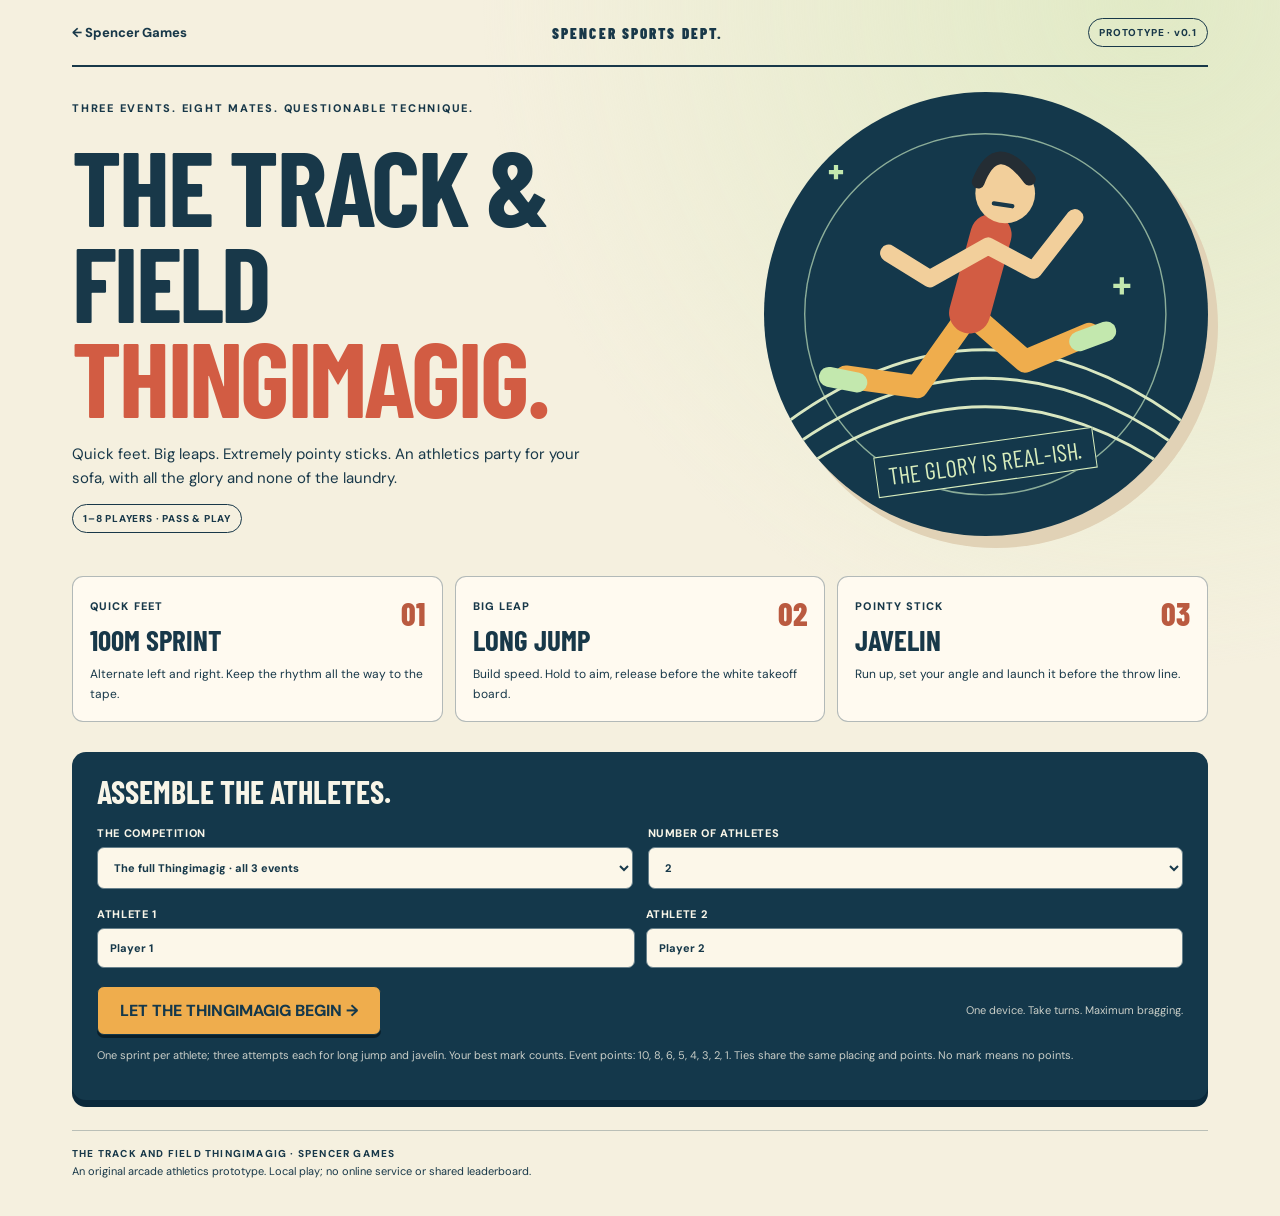
<file: track-field/index.html>
<!doctype html><html lang="en"><head>
<meta name="spencer-games-version" content="v4.21"><meta charset="utf-8"><meta name="viewport" content="width=device-width,initial-scale=1,viewport-fit=cover"><meta name="theme-color" content="#123449"><title>The Track and Field Thingimagig · Spencer Games</title><style>
@import url('https://fonts.googleapis.com/css2?family=Barlow+Condensed:wght@700;800;900&family=DM+Sans:wght@400;600;700;800&display=swap');
:root{font-family:'DM Sans',system-ui,sans-serif;color:#183849;background:#f5f0df;font-synthesis:none;--ink:#14384b;--mint:#c3e8ae;--red:#d25c43;--orange:#efad4d}*{box-sizing:border-box}[hidden]{display:none!important}body{margin:0;background:radial-gradient(circle at 90% 0,#e1eac6,transparent 40%),#f5f0df}button,input,select{font:inherit}button{cursor:pointer}button:focus-visible,a:focus-visible,input:focus-visible,select:focus-visible{outline:3px solid #df792d;outline-offset:3px}button:disabled{opacity:.45;cursor:default}header{display:flex;align-items:center;justify-content:space-between;gap:12px;padding:18px 0;border-bottom:2px solid #183849}header a{color:inherit;font-weight:800;text-decoration:none;font-size:13px}.brand{font-family:'Barlow Condensed',Impact,sans-serif;font-weight:900;letter-spacing:.14em;font-size:15px}.pill{font-size:10px;font-weight:800;padding:7px 10px;border:1px solid #183849;border-radius:30px;letter-spacing:.08em}.shell{max-width:1180px;margin:auto;padding:0 22px 35px}h1,h2,h3{font-family:'Barlow Condensed',Impact,'Arial Narrow',sans-serif;text-transform:uppercase;line-height:.9}h1{font-size:clamp(52px,8.5vw,106px);letter-spacing:-.025em;margin:22px 0 18px;max-width:790px}h1 em{font-style:normal;color:var(--red)}.hero{display:grid;grid-template-columns:1.5fr 1fr;align-items:center;gap:25px;padding:25px 0}.eyebrow{font-size:11px;font-weight:800;letter-spacing:.16em;text-transform:uppercase}.lede{font-size:15px;line-height:1.65;max-width:510px}.hero-art{position:relative;aspect-ratio:1;background:var(--ink);border-radius:50%;display:grid;place-items:center;color:#fff;overflow:hidden;box-shadow:10px 12px 0 #e1d2b6}.hero-art svg{width:96%;height:96%}.stamp{position:absolute;bottom:12%;font-family:'Barlow Condensed',Impact,sans-serif;font-size:24px;transform:rotate(-8deg);color:#d8edbd;background:#14384b;padding:5px 12px;border:1px solid #d8edbd}.event-cards{display:grid;grid-template-columns:repeat(3,1fr);gap:12px;margin:15px 0 30px}.event-card{padding:17px;border:1px solid #18384955;border-radius:11px;background:#fffaf0;position:relative}.event-card span{font-size:11px;letter-spacing:.1em;font-weight:800}.event-card h3{font-size:29px;margin:12px 0}.event-card p{font-size:12px;line-height:1.6;margin:0}.number{float:right;font:800 32px 'Barlow Condensed',Impact,sans-serif;color:#ba5a40}.setup{background:var(--ink);color:#f8f5e8;padding:25px;border-radius:14px;box-shadow:0 7px 0 #0b293b}.setup h2{font-size:32px;margin:0 0 20px}.settings{display:grid;grid-template-columns:1fr 1fr;gap:15px}label{display:grid;gap:7px;font-size:11px;font-weight:800;letter-spacing:.06em}select,input{width:100%;min-width:0;border:1px solid #67808b;padding:12px;border-radius:7px;background:#fcf7e9;color:#17394a}.names{display:grid;grid-template-columns:repeat(auto-fit,minmax(160px,1fr));gap:11px;margin:18px 0}.btn{background:var(--mint);color:var(--ink);border:1px solid var(--ink);border-radius:7px;font-weight:800;padding:13px 22px;box-shadow:0 3px 0 #091f2a}.btn.alt{background:#eee8d8;box-shadow:none}.setup .btn{background:var(--orange)}.fine{font-size:11px;line-height:1.65;opacity:.8}.error{color:#ffe0a3}.row{display:flex;justify-content:space-between;align-items:center;gap:12px;flex-wrap:wrap}h2{font-size:clamp(35px,5vw,57px);margin:20px 0 10px}.tag{font-weight:800;font-size:12px;color:#b64e37}.hud{display:grid;grid-template-columns:repeat(4,1fr);gap:8px;margin:14px 0}.stat{background:var(--ink);color:#fff8e9;border-radius:8px;padding:10px 14px}.stat small{display:block;color:#b6cfcb;font-size:9px;letter-spacing:.1em;font-weight:800}.stat strong{display:block;font-family:'Barlow Condensed',Impact,sans-serif;font-size:28px;font-variant-numeric:tabular-nums;margin-top:4px}.stadium{position:relative;border:2px solid #17394a;border-radius:12px;overflow:hidden;background:#bde0df;aspect-ratio:16/7}canvas{display:block;width:100%;height:100%;object-fit:contain}.overlay{position:absolute;inset:0;display:grid;place-items:center;text-align:center;padding:20px;background:#123449c9;color:#fff8e9;backdrop-filter:blur(3px)}.overlay strong{font:900 clamp(40px,7vw,74px)/.95 'Barlow Condensed',Impact,sans-serif;text-transform:uppercase;display:block}.overlay p{max-width:470px;line-height:1.6;font-size:14px}.feedback{font-weight:800;padding:12px 16px;background:#e6dcc4;border-radius:8px;min-height:45px;margin:10px 0}.controls{display:grid;grid-template-columns:1fr 1fr 1.25fr;gap:10px}.pad{touch-action:none;-webkit-user-select:none;user-select:none;min-height:82px;border:2px solid var(--ink);border-radius:10px;background:var(--ink);color:#fff7e5;font:900 24px 'Barlow Condensed',Impact,sans-serif;box-shadow:0 5px 0 #0a2231}.pad small{display:block;font:600 10px 'DM Sans',system-ui,sans-serif;margin-top:5px}.pad.action{background:var(--orange);color:var(--ink)}.pad.active{transform:translateY(4px);box-shadow:0 1px 0 #0a2231;background:#538272}.hint{font-size:11px;line-height:1.6;max-width:700px}.result-card{margin:22px auto;padding:25px;max-width:760px;background:#fffbf1;border:1px solid #18384977;border-radius:14px}.bigmark{font:900 clamp(65px,11vw,115px) 'Barlow Condensed',Impact,sans-serif;color:#c4523c;margin:10px 0}.attempts{display:flex;flex-wrap:wrap;gap:8px;margin:15px 0}.attempts span{background:#e8e5d7;border-radius:7px;padding:10px;font-size:12px}.table-wrap{overflow:auto}table{width:100%;border-collapse:collapse;margin:17px 0;font-size:13px}th,td{text-align:left;padding:13px 9px;border-bottom:1px solid #18384933;white-space:nowrap}th{font-size:10px;letter-spacing:.07em;text-transform:uppercase}td strong{font-size:15px}.winner{font:900 35px 'Barlow Condensed',Impact,sans-serif;color:#b64e37}.ribbon{padding:10px;background:var(--mint);font-size:12px;font-weight:800;border-radius:7px}footer{border-top:1px solid #18384944;margin-top:30px;padding-top:13px;font-size:11px;line-height:1.7}.smallbrand{letter-spacing:.12em;font-size:10px;font-weight:800}.play-shell{max-width:1180px}.playing .shell{padding-bottom:calc(12px + env(safe-area-inset-bottom))}.playing header{padding:10px 0}.playing footer{display:none}@media(max-width:700px){.shell{padding:0 12px 25px}.hero{grid-template-columns:1fr;padding:20px 0;gap:10px}.hero-art{display:none}.hero h1{font-size:clamp(39px,10vw,67px);margin-top:15px}.event-cards{gap:6px;margin-bottom:20px}.event-card{padding:12px 9px}.event-card h3{font-size:23px}.event-card p{font-size:10px}.number{font-size:23px}.setup{padding:18px}.hud{gap:4px}.stat{padding:8px}.stat strong{font-size:22px}.stadium{aspect-ratio:16/9}.pad{min-height:76px;font-size:21px}.pad small{font-size:9px}.controls{gap:6px}.playing h2{font-size:32px;margin:12px 0 5px}.feedback{font-size:12px;min-height:42px;padding:10px}.pill{font-size:8px;padding:6px}.playing .hint{margin:9px 0}.result-card{padding:18px}.overlay p{font-size:12px;margin:10px 0}.overlay strong{font-size:38px}}@media(orientation:landscape) and (max-height:600px){.playing header,.playing .hint{display:none}.playing .hud{margin:5px 0}.playing .stat{padding:4px 10px}.playing .stat strong{font-size:20px}.playing h2{font-size:27px;margin:6px 0}.playing .stadium{height:calc(100dvh - 218px);min-height:120px;aspect-ratio:auto}.playing .pad{min-height:57px}.playing .feedback{margin:6px 0;padding:7px;min-height:30px}.playing .tag{font-size:10px}}

.setup .btn{max-width:100%;white-space:normal}.overlay{display:flex;flex-direction:column;overflow:auto}.overlay>div{flex:none;margin:auto;width:100%;min-width:0}.overlay strong{overflow-wrap:anywhere}.overlay .btn{max-width:100%;white-space:normal}
</style><script src="../language-es.js?v=4.21-site-es-1"></script><script src="../language.js?v=4.21-site-es-2"></script></head><body><main class="shell"><header><a href="../" target="_top">← Spencer Games</a><span class="brand">SPENCER SPORTS DEPT.</span><span class="pill">PROTOTYPE · v0.1</span></header>
<section id="setup"><div class="hero"><div><div class="eyebrow">Three events. Eight mates. Questionable technique.</div><h1>The Track &amp; Field <em>Thingimagig.</em></h1><p class="lede">Quick feet. Big leaps. Extremely pointy sticks. An athletics party for your sofa, with all the glory and none of the laundry.</p><span class="pill">1–8 PLAYERS · PASS &amp; PLAY</span></div><div class="hero-art" aria-hidden="true"><svg viewBox="0 0 300 300"><circle cx="150" cy="150" r="127" fill="none" stroke="#8bad99" stroke-width="1"/><path d="M-30 260Q150 90 330 260M-30 280Q150 110 330 280M-30 300Q150 130 330 300" fill="none" stroke="#d9e7c1" stroke-width="2"/><g stroke-linecap="round" stroke-linejoin="round"><path d="M139 149L102 201L52 194M139 149L178 183L223 164" fill="none" stroke="#efad4d" stroke-width="16"/><path d="M154 94L139 149" stroke="#d25c43" stroke-width="29"/><path d="M152 102L111 125L82 107M152 102L184 119L213 82" stroke="#f2cf9b" stroke-width="12" fill="none"/><circle cx="164" cy="65" r="21" fill="#f2cf9b"/><path d="M145 57Q158 24 181 55" stroke="#242d34" stroke-width="9" fill="none"/><path d="M156 72L169 74" stroke="#183849" stroke-width="3"/><path d="M40 194L60 198M216 169L235 162" stroke="#c3e8ae" stroke-width="14"/></g><path d="M40 50L50 50M45 45L45 55M240 130L252 130M246 124L246 136" stroke="#c3e8ae" stroke-width="3"/></svg><div class="stamp">THE GLORY IS REAL-ISH.</div></div></div>
<div class="event-cards"><article class="event-card"><b class="number">01</b><span>QUICK FEET</span><h3>100m Sprint</h3><p>Alternate left and right. Keep the rhythm all the way to the tape.</p></article><article class="event-card"><b class="number">02</b><span>BIG LEAP</span><h3>Long Jump</h3><p>Build speed. Hold to aim, release before the white takeoff board.</p></article><article class="event-card"><b class="number">03</b><span>POINTY STICK</span><h3>Javelin</h3><p>Run up, set your angle and launch it before the throw line.</p></article></div>
<div class="setup"><h2>Assemble the athletes.</h2><div class="settings"><label>THE COMPETITION<select id="competition"><option value="meet">The full Thingimagig · all 3 events</option><option value="sprint">100m Sprint</option><option value="jump">Long Jump</option><option value="javelin">Javelin</option></select></label><label>NUMBER OF ATHLETES<select id="count"><option>1</option><option selected>2</option><option>3</option><option>4</option><option>5</option><option>6</option><option>7</option><option>8</option></select></label></div><div id="names" class="names"></div><p id="nameError" class="error" role="alert"></p><div class="row"><button id="startMeet" class="btn">LET THE THINGIMAGIG BEGIN →</button><span class="fine">One device. Take turns. Maximum bragging.</span></div><p class="fine">One sprint per athlete; three attempts each for long jump and javelin. Your best mark counts. Event points: 10, 8, 6, 5, 4, 3, 2, 1. Ties share the same placing and points. No mark means no points.</p></div></section>
<section id="play" hidden><div class="row"><div><span id="roundLabel" class="tag"></span><h2 id="eventTitle">100m Sprint</h2></div><button id="quit" class="btn alt">End meet</button></div><div class="hud"><div class="stat"><small>ATHLETE</small><strong id="athlete"></strong></div><div class="stat"><small id="metricLabel">TIME</small><strong id="metric">0.00s</strong></div><div class="stat"><small>SPEED</small><strong id="speed">0.0 m/s</strong></div><div class="stat"><small id="aimLabel">DISTANCE</small><strong id="aim">0 / 100m</strong></div></div><div class="stadium"><canvas id="stadium" width="1200" height="525" aria-label="Athletics stadium showing your athlete and the event"></canvas><div id="overlay" class="overlay"><div><strong id="overlayTitle"></strong><p id="overlayText"></p><button id="ready" class="btn">I’M READY →</button></div></div></div><div id="feedback" class="feedback" role="status" aria-live="polite"></div><div class="controls"><button id="left" class="pad">← LEFT FOOT<small>A or ← · alternate each step</small></button><button id="right" class="pad">RIGHT FOOT →<small>D or → · find your rhythm</small></button><button id="action" class="pad action">JUMP<small>Hold to aim · release to launch</small></button></div><p id="instructions" class="hint"></p></section>
<section id="result" class="result-card" hidden><span id="resultTag" class="tag"></span><h2 id="resultTitle"></h2><div id="mark" class="bigmark"></div><p id="reason"></p><div id="attempts" class="attempts"></div><button id="next" class="btn">NEXT →</button></section>
<section id="board" hidden><span class="tag">THE RESULTS ARE IN</span><h2 id="boardTitle"></h2><p id="champion" class="winner"></p><div class="ribbon" id="boardNote"></div><div class="table-wrap"><table><thead><tr><th>Place</th><th>Athlete</th><th>Points</th><th>🥇 / 🥈 / 🥉</th><th>Event bests</th></tr></thead><tbody id="rows"></tbody></table></div><div class="row"><button id="continue" class="btn">NEXT EVENT →</button><button id="newMeet" class="btn alt">NEW THINGIMAGIG</button></div><p class="fine">Field events use each athlete’s best legal attempt. Sprint is fastest time. Equal marks share event rank. Overall ties are resolved by golds, silvers, then bronzes; equal totals share the placing.</p></section>
<footer><span class="smallbrand">THE TRACK AND FIELD THINGIMAGIG · SPENCER GAMES</span><br>An original arcade athletics prototype. Local play; no online service or shared leaderboard.</footer></main><script src="core.js?v=0.1&release=4.21"></script><script src="app.js?v=0.1&release=4.21"></script></body></html>
</file>
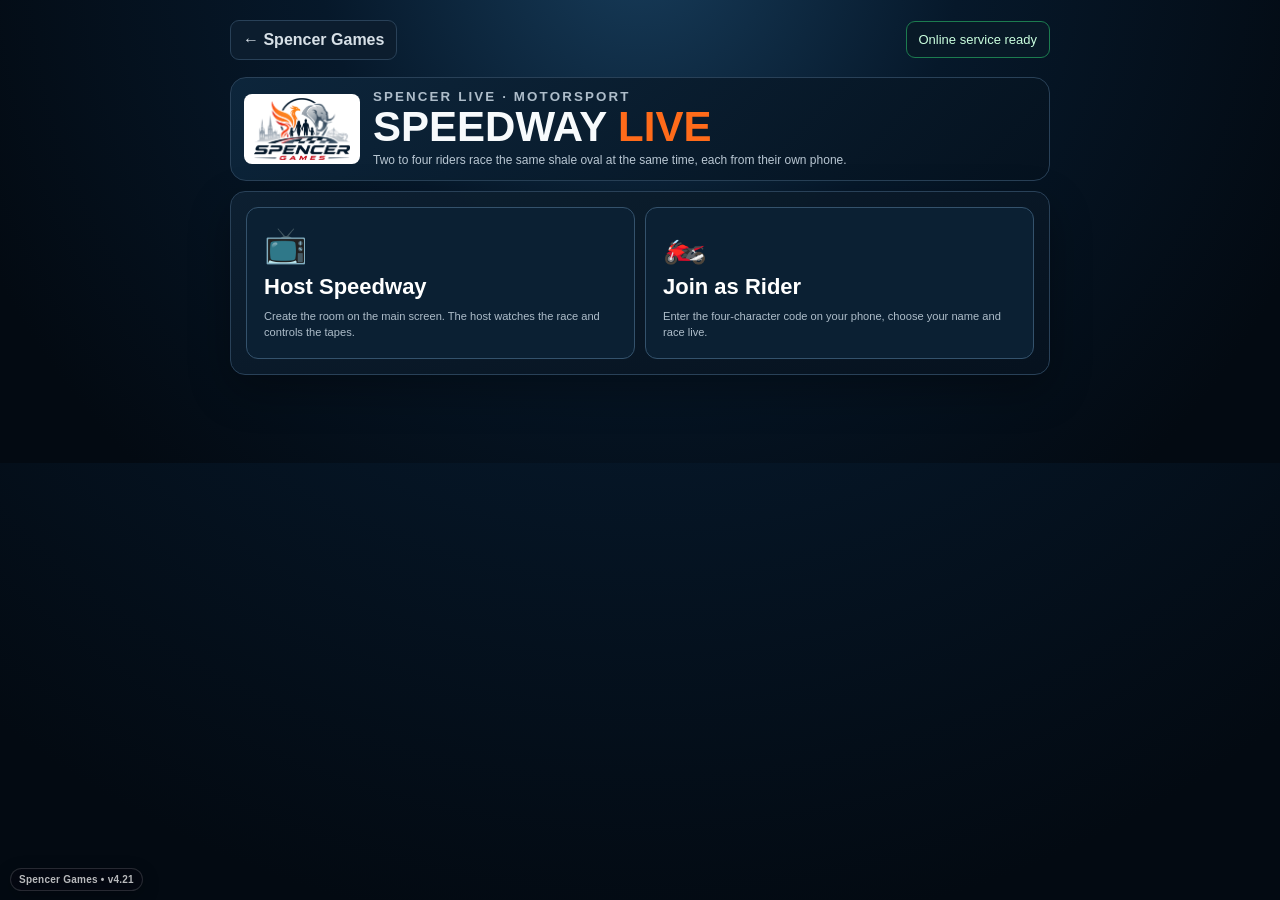
<file: speedway/live.html>
<!doctype html>
<html lang="en-GB">
<head>
<meta name="spencer-games-version" content="v4.21">
<meta charset="utf-8">
<meta name="viewport" content="width=device-width,initial-scale=1,viewport-fit=cover,user-scalable=no">
<meta name="theme-color" content="#06182a">
<title>Spencer Live Speedway</title>
<link rel="stylesheet" href="../assets/spencer-theme.css?v=4.17">
<style>
*{box-sizing:border-box;-webkit-tap-highlight-color:transparent}html,body{margin:0;min-height:100%;background:radial-gradient(circle at 50% -12%,#173c5a 0,#06182a 39%,#030a12 88%);color:#f7fafc;font-family:Inter,-apple-system,BlinkMacSystemFont,"Segoe UI",sans-serif}body{padding:max(12px,env(safe-area-inset-top)) 10px max(78px,env(safe-area-inset-bottom));overscroll-behavior:none}.wrap{max-width:820px;margin:auto}.top{display:flex;align-items:center;justify-content:space-between;gap:10px;margin-bottom:10px}.home{border:1px solid #294158;background:#0c1d2e;color:#d7e0e7;border-radius:9px;padding:10px 12px;text-decoration:none;font-weight:900}.hero{display:flex;gap:13px;align-items:center;background:linear-gradient(135deg,rgba(13,38,60,.96),rgba(5,18,31,.96));border:1px solid #294158;border-radius:16px;padding:11px 13px;margin-bottom:10px}.logo{width:116px;height:70px;object-fit:contain;background:#fff;border-radius:8px;padding:4px}.hero small{display:block;color:#aebdca;font-weight:900;letter-spacing:.16em}.hero h1{margin:3px 0 5px;font-size:clamp(26px,7vw,42px);line-height:.95}.hero h1 span{color:#ff6b1a}.hero p{margin:0;color:#b9c7d3;font-size:12px;line-height:1.4}.panel{background:linear-gradient(160deg,rgba(13,32,49,.98),rgba(6,18,30,.98));border:1px solid #294158;border-radius:15px;padding:15px;margin:10px 0;box-shadow:0 16px 42px rgba(0,0,0,.3)}.hidden{display:none!important}.choiceGrid{display:grid;grid-template-columns:1fr 1fr;gap:10px}.choice{border:1px solid #34526c;background:#0b2033;color:#fff;border-radius:12px;padding:17px;text-align:left;min-height:150px}.choice strong{display:block;font-size:22px;margin:8px 0}.choice small{color:#aebdca;line-height:1.4}.choice .icon{font-size:35px}.formRow{display:grid;gap:6px;margin:11px 0}.formRow label,.colourLabel{font-size:11px;color:#aebdca;font-weight:900;text-transform:uppercase;letter-spacing:.08em}.formRow input,.formRow select{width:100%;border:1px solid #314a60;border-radius:8px;background:#061522;color:#fff;padding:12px;font-size:16px;outline:none}.formRow input:focus,.formRow select:focus{border-color:#ff6b1a;box-shadow:0 0 0 3px rgba(255,107,26,.14)}.code{text-transform:uppercase;letter-spacing:5px;text-align:center;font-size:25px!important;font-weight:1000}.primary,.secondary,.danger{width:100%;border:0;border-radius:9px;padding:13px 14px;font-weight:1000;font-size:16px;margin-top:8px}.primary{background:linear-gradient(135deg,#ff7b24,#d94c12);color:#fff}.secondary{background:#10283d;color:#fff;border:1px solid #334b61}.danger{background:#76232b;color:#fff}.roomCode{text-align:center}.roomCode small{display:block;color:#aebdca;text-transform:uppercase;letter-spacing:.14em;font-weight:900}.roomCode strong{font-size:clamp(50px,15vw,82px);letter-spacing:8px;color:#f4c65d}.qrJoin{display:flex;align-items:center;justify-content:center;gap:14px;max-width:500px;margin:12px auto;padding:12px;border:1px solid #294158;border-radius:12px;background:#081927}.roomQr{width:148px;height:148px;flex:0 0 auto;padding:7px;border-radius:9px;background:#fff}.roomQr svg{display:block;width:100%!important;height:100%!important}.qrCopy strong{display:block;color:#fff;font-size:18px}.qrCopy small{display:block;color:#91a4b4;line-height:1.4;margin-top:4px}.qrFallback{color:#071522;font-weight:1000;text-align:center;padding-top:43px}.riders{display:grid;grid-template-columns:repeat(2,1fr);gap:8px;margin:12px 0}.rider{display:flex;align-items:center;gap:9px;padding:10px;border:1px solid #294158;border-radius:9px;background:#081927}.dot{width:13px;height:13px;border-radius:50%;flex:0 0 auto}.rider b{display:block}.rider small{color:#8fa3b4}.status{padding:10px 12px;border-radius:9px;border:1px solid #294158;background:#081927;color:#b9c7d3;font-size:13px;margin:9px 0}.status.good{border-color:#1c7c4f;color:#caffdf}.status.warn{border-color:#8d6e20;color:#ffe8a0}.raceStats{display:grid;grid-template-columns:repeat(4,1fr);gap:6px;margin-bottom:8px}.stat{background:#081927;border:1px solid #294158;border-radius:8px;padding:7px;text-align:center}.stat span{display:block;color:#8fa3b4;font-size:9px;text-transform:uppercase;font-weight:900;letter-spacing:.06em}.stat b{font-size:16px}.canvasWrap{position:relative;overflow:hidden;border-radius:12px;border:1px solid #34526c;box-shadow:0 18px 45px #0007}canvas{display:block;width:100%;height:auto;background:#123527}.callout{position:absolute;inset:50% auto auto 50%;transform:translate(-50%,-50%);font-size:48px;font-weight:1000;text-shadow:0 4px 18px #000;pointer-events:none}.raceMsg{text-align:center;min-height:22px;margin:7px 0;color:#ffd0b5;font-weight:900}.controls{display:grid;grid-template-columns:1fr 1fr;gap:10px;margin-top:9px}.steer{height:86px;border:1px solid #3e5e78;border-radius:12px;background:linear-gradient(180deg,#17324a,#0b2033);color:#fff;font-size:23px;font-weight:1000;touch-action:none;user-select:none}.steer.active{background:linear-gradient(180deg,#ff7b24,#c84612);transform:translateY(1px)}.standings{display:grid;gap:7px;margin-top:10px}.standing{display:grid;grid-template-columns:38px 1fr auto;gap:8px;align-items:center;padding:10px;border:1px solid #294158;border-radius:9px;background:#081927}.standing:first-child{border-color:#ff6b1a;background:linear-gradient(90deg,rgba(255,107,26,.12),#081927 35%)}.place{font-weight:1000;color:#f4c65d}.time{font-weight:1000;font-variant-numeric:tabular-nums}.note{font-size:12px;color:#8fa3b4;line-height:1.45}.onlineBoard{display:grid;gap:6px;margin-top:9px}.boardRow{display:grid;grid-template-columns:34px 1fr auto;gap:8px;padding:9px;border-radius:8px;background:#081927;border:1px solid #294158}.boardRow .rank{color:#f4c65d;font-weight:1000}.boardRow .name{font-weight:900}.boardRow .score{font-weight:1000;color:#f4c65d}.joinLink{font-size:12px;word-break:break-all;color:#91a4b4;text-align:center}.hostTools{display:grid;grid-template-columns:1fr 1fr;gap:8px}.hostTools button{margin-top:0}.colourChoices{display:grid;grid-template-columns:repeat(4,1fr);gap:8px;margin:7px 0 12px}.colourChoice{height:52px;border:2px solid #314a60;border-radius:9px;background:#081927;padding:6px}.colourChoice:before{content:"";display:block;width:100%;height:100%;border-radius:6px;background:var(--bike-colour)}.colourChoice.selected{border-color:#fff;box-shadow:0 0 0 3px rgba(255,107,26,.5)}.colourChoice.taken{opacity:.28;cursor:not-allowed}.colourChoice:focus-visible{outline:3px solid rgba(255,107,26,.55);outline-offset:2px}@media(max-width:560px){.choiceGrid,.riders{grid-template-columns:1fr}.hero{align-items:flex-start}.logo{width:92px;height:58px}.raceStats{grid-template-columns:repeat(2,1fr)}.steer{height:80px;font-size:18px}.hostTools{grid-template-columns:1fr}.qrJoin{flex-direction:column;text-align:center}.roomQr{width:164px;height:164px}}
.standing{border-radius:8px}
</style>
<script src="/version.js?v=4.21"></script>
<script src="../language-es.js?v=4.21-site-es-1"></script><script src="../language.js?v=4.21-site-es-2"></script></head>
<body>
<div class="wrap">
  <div class="top"><a class="home" href="../">← Spencer Games</a><span class="status good" id="serviceStatus">Connecting…</span></div>
  <button id="retryFinish" class="secondary hidden" type="button">Retry saving finish</button>
  <div class="hero"><img class="logo" src="../assets/spencer-games-intro.png" alt="Spencer Games"><div><small>SPENCER LIVE · MOTORSPORT</small><h1>SPEEDWAY <span>LIVE</span></h1><p>Two to four riders race the same shale oval at the same time, each from their own phone.</p></div></div>

  <section id="choice" class="panel">
    <div class="choiceGrid">
      <button id="chooseHost" class="choice" type="button"><span class="icon">📺</span><strong>Host Speedway</strong><small>Create the room on the main screen. The host watches the race and controls the tapes.</small></button>
      <button id="chooseJoin" class="choice" type="button"><span class="icon">🏍️</span><strong>Join as Rider</strong><small>Enter the four-character code on your phone, choose your name and race live.</small></button>
    </div>
  </section>

  <section id="hostSetup" class="panel hidden">
    <h2>Host a Speedway heat</h2>
    <div class="formRow"><label for="hostName">Host name</label><input id="hostName" maxlength="24" autocomplete="nickname" placeholder="Enter host name" required></div>
    <div class="formRow"><label for="hostLaps">Laps</label><select id="hostLaps"><option value="1">1 lap</option><option value="3" selected>3 laps</option><option value="4">4 laps</option><option value="5">5 laps</option><option value="10">10 laps</option></select></div>
    <button id="createRoom" class="primary" type="button">Create Speedway Room</button>
    <button class="secondary backChoice" type="button">← Back</button>
    <div id="hostMessage"></div>
  </section>

  <section id="joinSetup" class="panel hidden">
    <h2>Join Speedway Live</h2>
    <div class="formRow"><label for="joinCode">Room code</label><input id="joinCode" class="code" maxlength="4" autocomplete="off" placeholder="ABCD"></div>
    <div class="formRow"><label for="riderName">Rider name</label><input id="riderName" maxlength="24" autocomplete="nickname" placeholder="Enter rider name" required></div>
    <div class="colourLabel">Bike colour</div><div id="liveColours" class="colourChoices" role="group" aria-label="Choose your bike colour"></div>
    <button id="joinRoom" class="primary" type="button">Join the Pits</button>
    <button class="secondary backChoice" type="button">← Back</button>
    <div id="joinMessage"></div>
  </section>

  <section id="lobby" class="panel hidden">
    <div class="roomCode"><small>Speedway room</small><strong id="roomCode">----</strong><div id="joinLink" class="joinLink"></div></div>
    <div id="qrJoin" class="qrJoin hidden"><div id="roomQr" class="roomQr" aria-label="QR code to join this Speedway room"></div><div class="qrCopy"><strong>Scan to join</strong><small>Opens Speedway Live with room <span id="qrRoomCode">----</span> already filled in.</small></div></div>
    <div id="lobbyStatus" class="status">Waiting for riders…</div>
    <div id="riders" class="riders"></div>
    <div id="hostLobbyTools" class="hostTools hidden"><button id="startRace" class="primary" type="button" disabled>Raise the Tapes</button><button id="closeRoom" class="danger" type="button">Close Room</button></div>
    <button id="leaveRoom" class="secondary" type="button">Leave Speedway</button>
    <div class="note">For a normal family setup, host this on the TV/tablet and join as riders from 2–4 separate phones.</div>
  </section>

  <section id="race" class="panel hidden">
    <div class="raceStats"><div class="stat"><span>Lap</span><b id="lapHud">—</b></div><div class="stat"><span>Time</span><b id="timeHud">0.000</b></div><div class="stat"><span>Position</span><b id="positionHud">—</b></div><div class="stat"><span>Best lap</span><b id="bestHud">—</b></div></div>
    <div class="canvasWrap"><canvas id="track" width="900" height="650"></canvas><div id="callout" class="callout"></div></div>
    <div id="raceMsg" class="raceMsg">Waiting for the tapes…</div>
    <div id="controls" class="controls hidden"><button id="leftBtn" class="steer" type="button">← LEFT</button><button id="rightBtn" class="steer" type="button">RIGHT →</button></div>
    <div id="liveStandings" class="standings"></div>
    <div id="hostRaceTools" class="hostTools hidden"><button id="endRace" class="danger" type="button">End Heat</button><button id="raceAgain" class="secondary hidden" type="button">Race Again</button></div>
  </section>

  <section id="results" class="panel hidden">
    <h2>🏁 Heat Result</h2>
    <div id="finalStandings" class="standings"></div>
    <div id="resultHostTools" class="hostTools hidden"><button id="resultRaceAgain" class="primary" type="button">Another Heat</button><button id="resultClose" class="danger" type="button">Close Room</button></div>
    <button id="resultLeave" class="secondary" type="button">Leave Speedway</button>
    <h3>🌐 All-time fastest laps</h3><div id="allTimeBoard" class="onlineBoard"></div>
  </section>
</div>
<script src="../live/config.js?v=4.21"></script>
<script src="../live/supabase.min.js?release=4.21"></script>
<script src="../live/qr.js?v=4.21"></script>
<script src="live.js?v=4.21"></script>
</body>
</html>
</file>
<file: fault-finder/style.css>
:root{color-scheme:dark;--bg:#102a32;--panel:#15343a;--line:#456260;--mint:#a5e2b2;--cream:#eef0ce;--muted:#b5c9b5;--gold:#e9bd73;--red:#e38c79}*{box-sizing:border-box}body{margin:0;background:radial-gradient(ellipse at 80% 0,#355547,transparent 60%),#102a32;color:var(--cream);font:14px/1.6 'Courier New',monospace}button,input{font:inherit}button,a{touch-action:manipulation}button{cursor:pointer}button:disabled{opacity:.4;cursor:default}button:focus-visible,a:focus-visible,input:focus-visible{outline:3px solid #edbf74;outline-offset:4px}[hidden]{display:none!important}.shell{max-width:1100px;margin:auto;padding:0 24px 32px}header{display:flex;justify-content:space-between;align-items:center;gap:15px;padding:22px 0;border-bottom:2px solid #6e8b79}.brand{font-size:13px;font-weight:900;letter-spacing:.13em;color:#e8eecb;text-decoration:none}.brand span{display:block;font-size:8px;color:var(--mint);margin-top:5px}.home{border:1px solid #718a76;border-radius:2px;color:#e8eecb;text-decoration:none;font-size:11px;padding:9px 13px}.hero{display:grid;grid-template-columns:1fr 1fr;gap:50px;padding:45px 0 30px;align-items:center}.eyebrow{font-size:10px;font-weight:900;letter-spacing:.14em;color:var(--mint);line-height:1.7}h1{font-size:clamp(55px,8vw,98px);line-height:.9;font-weight:1000;letter-spacing:-.07em;margin:24px 0}h1 em{font-style:normal;color:var(--mint)}h1>span{display:block;font-size:20px;letter-spacing:.2em;line-height:1.5;margin-top:16px;color:var(--gold)}h2{font-size:25px;font-weight:900;letter-spacing:-.04em;line-height:1.2;margin:14px 0}h3{font-size:11px;letter-spacing:.12em;margin:24px 0 10px;color:var(--gold)}.lede{color:#c4d5bd;max-width:390px;font-size:14px}.event-date{font-size:11px;color:var(--gold);border-left:3px solid var(--gold);padding-left:12px;margin-top:25px}.panel{background:#15343af5;border:2px solid #75917b;padding:25px;box-shadow:6px 6px 0 #071d25}.brief{position:relative}.pixel-badge{position:absolute;right:22px;top:18px;color:var(--gold);font-size:38px;text-shadow:3px 3px #071d25}.brief>p:not(.eyebrow):not(.fine){font-size:12px;color:#c4d5bd;line-height:1.8}.brief label{display:block;font-size:10px;font-weight:900;letter-spacing:.08em;margin:20px 0 7px}input{width:100%;padding:12px;background:#0b262d;color:var(--cream);border:2px solid #6f8b78;border-radius:0;font-size:16px}.button{display:inline-block;border:2px solid #e1efba;border-radius:0;background:var(--mint);color:#123039;text-decoration:none;font-weight:900;font-size:13px;letter-spacing:.02em;padding:14px 20px;box-shadow:3px 3px 0 #09232b}.button:active{transform:translate(2px,2px);box-shadow:1px 1px 0 #09232b}.brief .button{width:100%;margin-top:14px}.quiet{border:1px solid #779180;background:#102b33;color:#d6e3c5;padding:10px 12px;font-size:11px;min-height:42px}.fine{font-size:10px;color:var(--muted);line-height:1.8}.how{display:grid;grid-template-columns:repeat(3,1fr);gap:20px;margin:12px 0 28px}.how>div{border-top:3px solid #728b76;padding-top:15px}.how b{font-size:11px;color:var(--gold)}.how p{font-size:11px;color:#c5d2bd;line-height:1.8}.device-board{margin-top:20px}.device-board h2{font-size:17px}.device-board ol{list-style:none;padding:0;margin:15px 0}.device-board li{display:flex;align-items:center;justify-content:space-between;gap:15px;padding:10px 0;border-bottom:1px solid #5a766444;font-size:12px}.device-board strong{color:var(--gold);font-variant-numeric:tabular-nums}.play-top{display:flex;align-items:center;justify-content:space-between;gap:15px;margin:22px 0 16px}.play-top p{margin:0}.play-top h2{font-size:20px;margin:6px 0}.top-actions{display:flex;gap:7px}.hud{display:grid;grid-template-columns:repeat(3,1fr);gap:10px;margin:15px 0}.hud>div{padding:10px 16px;border:1px solid #819783;background:#102e34}.hud small{font-size:9px;letter-spacing:.1em;color:#c0d2b6;display:block}.hud strong{font-size:27px;color:var(--mint);font-variant-numeric:tabular-nums}.stage{position:relative;background:#142b36;border:3px solid #839e84;box-shadow:6px 6px 0 #081d27;overflow:hidden}.stage canvas{display:block;width:100%;height:auto;aspect-ratio:5/3;image-rendering:pixelated;image-rendering:crisp-edges;outline:none}.stage-corner{position:absolute;left:10px;bottom:7px;font-size:7px;background:#102633d9;color:#a8c6b3;padding:3px 7px;pointer-events:none}.feedback{font-size:12px;line-height:1.7;min-height:51px;padding:12px 15px;margin:16px 0 12px;border-left:4px solid var(--gold);background:#143039}.feedback.good{border-color:var(--mint);color:#c5edc0}.feedback.bad{border-color:var(--red);color:#ffc7a7}.controls{display:grid;grid-template-columns:140px 1fr auto;gap:15px;align-items:center}.dpad{display:grid;grid-template-columns:repeat(3,44px);grid-template-rows:repeat(2,44px);gap:3px}.dpad button{background:#284c53;border:1px solid #90ad8c;box-shadow:0 2px 0 #081d27;color:var(--cream);font-size:18px;touch-action:none;user-select:none;-webkit-user-select:none}.dpad button.held{background:#6e9e80;color:#0e2a32}.dpad .up{grid-column:2}.dpad .left{grid-column:1;grid-row:2}.dpad .down{grid-column:2;grid-row:2}.dpad .right{grid-column:3;grid-row:2}.interact{min-height:65px;text-align:center}.notebook{max-width:140px}.console,.orders{margin-top:22px}.console-heading{display:flex;align-items:center;justify-content:space-between;gap:15px}.console-heading h2{margin:8px 0}.machine-status{display:flex;flex-wrap:wrap;gap:10px;padding:10px 0;font-size:11px;color:var(--gold)}.inspect-actions{display:grid;grid-template-columns:repeat(3,1fr);gap:8px}.action{background:#21454d;border:1px solid #8ca380;color:var(--cream);padding:12px 8px;min-height:65px;font-size:11px;text-align:left;line-height:1.6}.action small{display:block;color:var(--gold);font-size:9px;margin-top:4px}.action.checked{border-color:#a8dfa6}.notes{display:grid;gap:8px;margin-top:13px}.note{background:#0f2a32;border-left:3px solid #93b797;padding:10px 13px;font-size:11px;line-height:1.8}.note b{display:block;color:var(--mint);font-size:9px;letter-spacing:.09em}.repair-actions{display:grid;grid-template-columns:repeat(3,1fr);gap:8px}.repair-actions .action:last-child{background:#365b4a;border:2px solid #addb9e}.job{margin-top:16px;font-size:12px;color:var(--mint)}.progress{height:9px;background:#0b232c;border:1px solid #789c7f;margin-top:9px}.progress i{display:block;height:100%;width:0;background:var(--gold)}.order-row{display:grid;grid-template-columns:1fr auto;gap:8px;padding:13px 0;border-bottom:1px solid #607c6755;font-size:12px}.order-row small{display:block;font-size:10px;color:#b8ccb4}.order-row strong{color:var(--gold)}.result{margin-top:28px}.result h1{font-size:clamp(38px,7vw,70px);line-height:1.1}.result-score{font-size:58px;font-weight:900;color:var(--mint);line-height:1.2;letter-spacing:-.06em}.result .button{margin:24px 10px 8px 0}.pause-overlay{position:fixed;inset:0;background:#071b27dc;z-index:100;display:grid;place-items:center;padding:24px}.pause-overlay .panel{width:min(430px,100%);text-align:center}.closed{margin-top:40px}.closed h1{font-size:clamp(40px,8vw,75px);line-height:1.05}footer{font-size:9px;letter-spacing:.05em;border-top:1px solid #526e60;margin-top:32px;padding-top:18px;color:#aec5aa}.playing .shell{padding-bottom:18px}@media(max-width:650px){.shell{padding:0 12px 25px}header{padding:15px 0}.hero{grid-template-columns:1fr;gap:25px;padding:28px 0 25px}h1{font-size:clamp(48px,15vw,68px)}.brief{padding:20px}.how{grid-template-columns:1fr;gap:10px}.how>div{padding-top:10px}.how p{margin-bottom:0}.device-board{padding:18px}.play-top{align-items:flex-start;gap:8px;margin:15px 0 10px}.play-top h2{font-size:15px;max-width:160px}.play-top .eyebrow{font-size:8px}.top-actions{gap:4px;flex-wrap:wrap;justify-content:flex-end;max-width:165px}.top-actions button{padding:8px;font-size:9px;min-height:36px}.hud{gap:5px;margin:10px 0}.hud>div{padding:8px 10px}.hud small{font-size:8px;letter-spacing:0}.hud strong{font-size:23px}.stage canvas{aspect-ratio:4/3}.controls{grid-template-columns:138px 1fr;gap:10px}.notebook{grid-column:1/-1;max-width:none}.interact{font-size:11px;padding:12px 7px;min-height:82px}.feedback{font-size:11px;padding:10px 12px;margin-top:13px}.console,.orders{padding:17px}.console-heading{align-items:flex-start;gap:8px}.console-heading h2{font-size:20px}.console-heading .quiet{font-size:9px;padding:8px;max-width:128px}.inspect-actions{gap:5px}.action{font-size:10px;padding:10px 7px;min-height:67px}.repair-actions{grid-template-columns:repeat(2,1fr);gap:6px}.note{padding:9px 11px}.result{padding:20px}.result h1{font-size:40px}.result-score{font-size:51px}.device-board li{font-size:11px}.order-row{font-size:11px}}@media(prefers-reduced-motion:reduce){*{scroll-behavior:auto!important}}

.records-grid{display:grid;grid-template-columns:1fr 1fr;gap:20px}.records-grid .panel{padding:20px}.records-grid h2{font-size:16px}.records-grid .console-heading{align-items:flex-start}.records-grid .quiet{font-size:9px;max-width:120px}.device-board li strong{white-space:nowrap}.device-board li span{overflow-wrap:anywhere}.first-pass-rule{border-left:3px solid var(--gold);padding:9px 12px;background:#0c2930}.first-pass-rule b{display:block;color:var(--gold)}.pass-status{margin-top:14px;border-left:3px solid var(--gold);padding:10px 12px;background:#0e2930;font-size:12px;color:var(--gold);font-weight:bold}.pass-list{display:flex;gap:6px;flex-wrap:wrap;margin-top:10px}.pass-chip{border:1px solid #6b8876;background:#102c34;padding:5px 8px;font-size:9px;color:#b4c6b0}.pass-chip.tried{border-color:#e9bd73;color:#e9bd73}.action.tried{border-color:#b7955c;opacity:.65}.run-status{font-size:10px;letter-spacing:.06em;color:var(--gold);margin:0}.hud strong{font-size:24px}#score{font-size:21px}.result-score{font-size:clamp(34px,6vw,58px)}details{font-size:10px;color:var(--muted);margin-top:18px}summary{cursor:pointer;padding:8px 0}@media(max-width:650px){.records-grid{grid-template-columns:1fr;gap:0}#score{font-size:16px}.hud>div{padding:8px 7px}.hud strong{font-size:21px}.result-score{font-size:35px}.pass-status{font-size:11px}.pass-chip{font-size:8px}}
</file>
<file: assets/spencer-theme.css>
:root{
  --sg-navy:#06182a;
  --sg-navy-2:#0b243b;
  --sg-panel:#0c1d2e;
  --sg-panel-2:#081522;
  --sg-line:#294158;
  --sg-line-strong:#3b5870;
  --sg-silver:#aebdca;
  --sg-white:#f7fafc;
  --sg-orange:#ff6b1a;
  --sg-orange-dark:#d74715;
  --sg-gold:#f4c65d;
  --sg-danger:#d83a45;
  --sg-success:#22b875;
}

html,body.sg-corporate{
  background:radial-gradient(circle at 50% -12%,#173c5a 0,var(--sg-navy) 39%,#030a12 88%)!important;
  color:var(--sg-white)!important;
  font-family:Inter,-apple-system,BlinkMacSystemFont,"Segoe UI",sans-serif!important;
}
body.sg-corporate{position:relative;overflow-x:hidden}
body.sg-corporate:before{
  content:"";position:fixed;inset:0;pointer-events:none;z-index:0;
  background:linear-gradient(116deg,transparent 0 66%,rgba(255,107,26,.045) 66% 67%,transparent 67% 72%,rgba(174,189,202,.028) 72% 73%,transparent 73%);
}
body.sg-corporate>*{position:relative;z-index:1}

.sg-brandbar{
  display:flex;align-items:center;gap:15px;min-height:88px;padding:10px 14px;margin-bottom:10px;
  background:linear-gradient(135deg,rgba(13,38,60,.97),rgba(5,18,31,.98));
  border:1px solid var(--sg-line);border-radius:16px 16px 7px 7px;
  box-shadow:0 18px 48px rgba(0,0,0,.34);position:relative;overflow:hidden;text-align:left;
}
.sg-brandbar:after{content:"";position:absolute;right:-38px;bottom:-52px;width:190px;height:100px;border:14px solid rgba(255,107,26,.1);border-left:0;transform:skewX(-25deg)}
.sg-brand-logo{display:block;width:132px;height:75px;object-fit:contain;background:#f7fafc;border:1px solid rgba(255,255,255,.55);border-radius:8px;padding:5px;filter:drop-shadow(0 6px 14px rgba(0,0,0,.35));position:relative;z-index:1;flex:0 0 auto}
.sg-brand-copy{min-width:0;position:relative;z-index:1;flex:1}.sg-brand-copy>span{display:block;color:var(--sg-silver);font-size:10px;font-weight:850;letter-spacing:.18em;margin-bottom:4px}.sg-brand-copy h1{margin:0!important;color:var(--sg-white)!important;background:none!important;-webkit-text-fill-color:initial!important;font-size:30px!important;line-height:1!important;letter-spacing:-.045em!important;animation:none!important;text-align:left!important}.sg-brand-copy h1 em{font-style:normal;color:var(--sg-orange)}.sg-brand-copy small{display:block;margin-top:6px;color:#b8c7d2;font-size:11px;font-weight:800;letter-spacing:.08em;text-transform:uppercase}

body.sg-corporate .panel{background:linear-gradient(160deg,rgba(13,32,49,.98),rgba(6,18,30,.98))!important;border:1px solid var(--sg-line)!important;border-radius:15px!important;box-shadow:0 16px 42px rgba(0,0,0,.3),inset 0 1px rgba(255,255,255,.035)!important}
body.sg-corporate label{color:#b9c7d3!important;letter-spacing:.065em;text-transform:uppercase}
body.sg-corporate input:not([type="checkbox"]),body.sg-corporate select,body.sg-corporate textarea{background:#061522!important;border:1px solid #314a60!important;border-radius:8px!important;color:var(--sg-white)!important;box-shadow:inset 0 1px 3px rgba(0,0,0,.28)}
body.sg-corporate input:focus,body.sg-corporate select:focus,body.sg-corporate textarea:focus{border-color:var(--sg-orange)!important;box-shadow:0 0 0 3px rgba(255,107,26,.13)!important;outline:none}
body.sg-corporate button{font-family:Inter,-apple-system,BlinkMacSystemFont,"Segoe UI",sans-serif}
body.sg-corporate .primary,body.sg-corporate .game-btn{background:linear-gradient(135deg,var(--sg-orange),var(--sg-orange-dark))!important;color:#fff!important;border-color:rgba(255,154,97,.45)!important;border-radius:8px!important;text-shadow:none!important;letter-spacing:.045em;box-shadow:0 8px 20px rgba(0,0,0,.24)!important}
body.sg-corporate .secondary{background:#173149!important;color:#fff!important;border:1px solid #36536d!important;border-radius:8px!important}
body.sg-corporate .danger{background:linear-gradient(135deg,#d83a45,#9e2430)!important;color:#fff!important;border-radius:8px!important}
body.sg-corporate .good{background:linear-gradient(135deg,#27b97b,#137a52)!important;color:#fff!important;border-radius:8px!important}
body.sg-corporate .badge,body.sg-corporate .chip,body.sg-corporate .pill{background:#10283d!important;border-color:#36536d!important;color:#dbe4eb!important;border-radius:5px!important}
body.sg-corporate .small,body.sg-corporate .note,body.sg-corporate .tiny{color:#91a4b4}
body.sg-corporate #sg-build-version{background:rgba(5,18,30,.84)!important;border-color:var(--sg-line)!important;color:var(--sg-silver)!important}
body.sg-corporate.sg-standalone #sg-build-version{position:static!important;display:table!important;margin:10px auto 0!important;transform:none!important}
body.sg-corporate.sg-standalone .sub{color:#aebdca!important}

/* Standalone Local game surfaces */
body.sg-corporate.sg-standalone #scores .score,body.sg-corporate.sg-standalone #results .result,body.sg-corporate.sg-standalone .trackHelp,body.sg-corporate.sg-standalone .feature,body.sg-corporate.sg-standalone .stat,body.sg-corporate.sg-standalone .result,body.sg-corporate.sg-standalone .tip{background:#0b2033!important;border-color:var(--sg-line)!important;border-radius:8px!important}
body.sg-corporate.sg-standalone #arena{background:radial-gradient(circle at 50% 45%,rgba(255,107,26,.075),transparent 48%),linear-gradient(180deg,#0b243b,#030a12)!important;border-color:var(--sg-line)!important;border-radius:14px!important}
body.sg-corporate.sg-standalone #homeBtn{background:rgba(5,18,30,.9)!important;border:1px solid var(--sg-line)!important;border-radius:8px!important;color:#fff!important}
body.sg-corporate.sg-standalone .recordCard,body.sg-corporate.sg-standalone .lapRow,body.sg-corporate.sg-standalone .boardRow,body.sg-corporate.sg-standalone .recordRow{background:#081927!important;border-color:var(--sg-line)!important}

.sg-game-card{background:linear-gradient(150deg,#0d263c,#081522)!important;border:1px solid var(--sg-line)!important;border-left:4px solid var(--sg-orange)!important;border-radius:12px!important;box-shadow:0 14px 34px rgba(0,0,0,.28)!important}
.sg-game-card:hover,.sg-game-card:focus-visible{border-color:#4b657b!important;border-left-color:var(--sg-orange)!important;transform:translateY(-2px)}
.sg-game-card-title{color:var(--sg-orange)!important;font-weight:950!important;letter-spacing:-.025em}
.sg-game-tag{background:#173149!important;border:1px solid #36536d!important;border-radius:5px!important;color:#cbd7e0!important;text-transform:uppercase;font-weight:800;letter-spacing:.045em}

/* Main Spencer Games shell and Local games */
body.sg-corporate #root>div{background:radial-gradient(circle at 50% -12%,#173c5a 0,var(--sg-navy) 39%,#030a12 88%)!important;color:var(--sg-white)!important;font-family:Inter,-apple-system,BlinkMacSystemFont,"Segoe UI",sans-serif!important}
body.sg-corporate #root *{font-family:Inter,-apple-system,BlinkMacSystemFont,"Segoe UI",sans-serif!important}
body.sg-corporate #root h1{background:linear-gradient(90deg,var(--sg-white),var(--sg-silver),var(--sg-orange))!important;background-clip:text!important;-webkit-background-clip:text!important;-webkit-text-fill-color:transparent!important;letter-spacing:-.035em!important}
body.sg-corporate #root .game-btn{border-radius:8px!important;text-transform:uppercase!important;font-weight:900!important}
body.sg-corporate #root button{border-radius:8px!important}
body.sg-corporate #root input,body.sg-corporate #root select{border-radius:8px!important;background:#061522!important;border-color:#314a60!important}

/* Entry, guide and pause surfaces */
body.sg-corporate #bb-welcome,body.sg-corporate #bb-help-modal,body.sg-corporate #bb-live-shell,body.sg-corporate #bb-pause-modal{background:radial-gradient(circle at 50% -12%,#173c5a 0,var(--sg-navy) 42%,#030a12 90%)!important;color:var(--sg-white)!important}
body.sg-corporate .bb-welcome-logo{border-radius:10px!important;border:1px solid var(--sg-line);box-shadow:0 18px 48px rgba(0,0,0,.34)!important}
body.sg-corporate .bb-mode-card,body.sg-corporate .bb-live-launch,body.sg-corporate .bb-guide-card,body.sg-corporate .bb-live-action,body.sg-corporate #bb-pause-card{background:linear-gradient(150deg,#0d263c,#081522)!important;border:1px solid var(--sg-line)!important;border-radius:12px!important;box-shadow:0 14px 34px rgba(0,0,0,.28)!important}
body.sg-corporate .bb-mode-card.local,body.sg-corporate .bb-mode-card.live{border-left:4px solid var(--sg-orange)!important}
body.sg-corporate .bb-mode-pill,body.sg-corporate .bb-soon{background:#173149!important;color:#dbe4eb!important;border-radius:5px!important}
body.sg-corporate .bb-guide-logo span,body.sg-corporate .bb-live-title span{color:var(--sg-orange)!important}
body.sg-corporate .bb-guide-primary,body.sg-corporate .bb-resume,body.sg-corporate .bb-home-end{background:linear-gradient(135deg,var(--sg-orange),var(--sg-orange-dark))!important;color:#fff!important;border-radius:8px!important}
body.sg-corporate .bb-guide-secondary,body.sg-corporate .bb-cancel{background:#173149!important;border:1px solid #36536d!important;border-radius:8px!important}
body.sg-corporate #bb-home-button{background:linear-gradient(135deg,var(--sg-orange),var(--sg-orange-dark))!important;border-radius:12px!important}
body.sg-corporate #bb-help-button{background:#173149!important;border:1px solid #49667e!important;color:#fff!important}

/* Spencer Live */
body.sg-corporate .wrap{width:min(880px,100%)}
body.sg-corporate .top{margin-bottom:10px}
body.sg-corporate .home,body.sg-corporate .music-toggle{background:#173149!important;border:1px solid #36536d!important;border-radius:8px!important;color:#e4ebf0!important}
body.sg-corporate .status,body.sg-corporate .diag,body.sg-corporate .quiz-card,body.sg-corporate .creative-stage,body.sg-corporate .waiting,body.sg-corporate .switch-row,body.sg-corporate .qr-join{background:#081927!important;border-color:var(--sg-line)!important;border-radius:10px!important}
body.sg-corporate .choice,body.sg-corporate .game-grid .game-btn{background:linear-gradient(150deg,#102d45,#081522)!important;border:1px solid var(--sg-line)!important;border-radius:10px!important}
body.sg-corporate .choice.host,body.sg-corporate .choice.join{border-left:4px solid var(--sg-orange)!important}
body.sg-corporate .choice b,body.sg-corporate .brand span,body.sg-corporate .room-code strong,body.sg-corporate .timer,body.sg-corporate .leader-row .rank,body.sg-corporate .mini-q b,body.sg-corporate .media-card .media-label,body.sg-corporate .host-media-count,body.sg-corporate .creative-result-title span{color:var(--sg-orange)!important}
body.sg-corporate .mode-btn.selected,body.sg-corporate .age-btn.selected,body.sg-corporate .team-btn.selected,body.sg-corporate .avatar.selected,body.sg-corporate .topic-option:has(input:checked),body.sg-corporate .game-grid .game-btn.selected{border-color:var(--sg-orange)!important;background:rgba(255,107,26,.12)!important}
body.sg-corporate .progress>span{background:linear-gradient(90deg,var(--sg-orange),var(--sg-gold))!important}
body.sg-corporate .leader-row,body.sg-corporate .media-card,body.sg-corporate .mini-q{background:#0b2033!important;border-color:var(--sg-line)!important;border-radius:8px!important}
body.sg-corporate .answer{border-radius:8px!important}
.sg-livebar{overflow:visible}.sg-livebar .top-actions{position:relative;z-index:2;display:flex;gap:8px;align-items:center;flex:0 0 auto}.sg-live-note{text-align:center;color:#aebdca;font-size:13px;line-height:1.45;margin:0 8px 12px}

@media(max-width:520px){
  .sg-brandbar{min-height:74px;padding:7px 9px;gap:9px}.sg-brand-logo{width:98px;height:59px}.sg-brand-copy>span{font-size:8px;letter-spacing:.12em}.sg-brand-copy h1{font-size:22px!important}.sg-brand-copy small{font-size:8px;letter-spacing:.055em}
  body.sg-corporate .panel{border-radius:11px!important}
  .sg-livebar{flex-wrap:wrap}.sg-livebar .top-actions{width:100%;justify-content:flex-end;border-top:1px solid var(--sg-line);padding-top:7px}.sg-live-note{font-size:12px}
}
</file>
<file: live/party.css>
.pm-gifts{border:1px solid #ffdf7655;background:linear-gradient(110deg,#493b64,#2b4466);padding:14px 18px;border-radius:15px;margin:12px 0}.pm-gifts strong{color:#ffe198}.pm-gifts p{font-size:13px;margin:6px 0;line-height:1.5}.game-btn[data-game=party]{background:linear-gradient(140deg,#5a3d81,#2a5368);border:1px solid #d0a7ec55}.pm-panel{background:radial-gradient(ellipse at 90% 0,#503e7855,transparent 60%),#211c36!important;border-color:#b894d955!important}.pm-top{display:flex;align-items:center;justify-content:space-between;gap:12px}.pm-top button{width:auto!important;font-size:11px;padding:9px 12px;margin:0}.pm-eyebrow{font-size:10px;letter-spacing:.16em;color:#dbc4f4;font-weight:900}.pm-panel h2{font-size:clamp(27px,5vw,42px);line-height:1.1;letter-spacing:-.04em;text-align:center;margin:24px 0 12px}.pm-panel>p{color:#d2c6e6;line-height:1.6;text-align:center}.pm-playarea{max-width:650px;margin:20px auto;min-height:240px;display:flex;flex-direction:column;justify-content:center;align-items:stretch;padding:20px;background:linear-gradient(130deg,#3d3560,#2b3a58);border:1px solid #ccb1ee44;border-radius:20px}.pm-playarea>button{font-size:20px;min-height:70px}.pm-ready{text-align:center;font-size:22px;font-weight:900;color:#ffe1a1;padding:25px}.pm-minidisplay{position:relative;min-height:210px;max-width:100%;overflow:hidden;border-radius:16px;background:#181b32}.pm-minicontrols{display:flex;justify-content:center;gap:9px;flex-wrap:wrap;margin-top:14px}.pm-minicontrols button{min-width:80px;min-height:62px;font-size:19px;border-radius:12px;margin:0}.pm-minidisplay.pm-clock{display:grid;place-items:center;font-size:72px;font-weight:1000;color:#ffe095;font-variant-numeric:tabular-nums}.pm-bubbles{display:grid;grid-template-columns:repeat(3,1fr);gap:9px;padding:12px}.pm-bubble{background:#343953;border:1px solid #8194b455;color:#8294b6;border-radius:50%;min-height:74px;font-size:20px;font-weight:900;touch-action:manipulation}.pm-bubble.pop{background:#b8f4c9;color:#174b41;box-shadow:inset 0 0 0 4px #e6ffce99}.pm-bubble.hot{background:#f7a895;color:#663333}.pm-centre{position:absolute;left:49.5%;top:0;bottom:0;border-left:2px dashed #fff1a2}.pm-pancake,.pm-dropped{position:absolute;width:21%;height:15px;border:2px solid #fff0b1;background:linear-gradient(#efb879,#b87941);border-radius:50%;box-shadow:0 5px 0 #965a34}.pm-pancake{bottom:150px}.pm-dropped{opacity:.8}.pm-clouds{display:grid;grid-template-columns:repeat(6,1fr);gap:7px;place-items:center;padding:20px;font-size:28px}.pm-door,.pm-route{background:linear-gradient(145deg,#68569d,#393c69);border:1px solid #bba1df;color:#fff0d6;padding:18px;border-radius:13px;font-weight:900;cursor:pointer}.pm-stars{display:grid;grid-template-columns:repeat(auto-fit,minmax(230px,1fr));gap:8px;margin:18px 0}.pm-star-row{background:#ffffff0c;border:1px solid #ffffff12;border-radius:12px;padding:13px;display:flex;align-items:center;justify-content:space-between;gap:12px;flex-wrap:wrap;overflow-wrap:anywhere}.pm-star-row strong{color:#ffe69c}.pm-star-row small{color:#bfb4d7;line-height:1.5}.pm-routes{display:grid;grid-template-columns:repeat(3,1fr);gap:9px;margin-top:16px}.pm-route{min-height:90px;font-size:15px;line-height:1.5}.pm-mountain{max-width:900px;margin:20px auto;border:1px solid #b5a7db66;border-radius:22px;overflow:hidden;box-shadow:0 15px 35px #080c294d}.pm-mountain svg{display:block;width:100%;height:auto}.pm-clock-note{font-weight:900;color:#ffe89d!important;font-size:13px}.pm-panel h3{text-align:center;font-size:32px;line-height:1.25;color:#ffe3a0}.pm-panel .primary,.pm-panel .secondary{cursor:pointer}.pm-panel .error{white-space:normal}@media(max-width:600px){.pm-playarea{padding:12px;min-height:220px}.pm-routes{grid-template-columns:1fr}.pm-route{min-height:62px;padding:12px}.pm-stars{grid-template-columns:1fr}.pm-clouds{padding:12px;gap:5px;font-size:25px}.pm-minidisplay{min-height:205px}.pm-bubble{font-size:15px;min-height:63px}.pm-panel h2{font-size:30px}.pm-top{gap:7px}.pm-panel h3{font-size:26px}.pm-door{padding:13px}.pm-gifts{font-size:12px;padding:12px}}@media(prefers-reduced-motion:reduce){.pm-panel *{animation:none!important;transition:none!important}}
</file>
<file: pit-stop/style.css>
:root{color-scheme:dark;--mint:#06dfbc;--ink:#071916;--line:#28433f;--muted:#a3b9b0}*{box-sizing:border-box}body{margin:0;background:radial-gradient(ellipse at 70% 0,#143b32,transparent 48%),#071411;color:#edf8ee;font-family:Arial,Helvetica,sans-serif}button,input{font:inherit}button{cursor:pointer}button:focus-visible,a:focus-visible,input:focus-visible{outline:3px solid #f4ce6d;outline-offset:4px}button:disabled{cursor:default;opacity:.45}[hidden]{display:none!important}.shell{width:min(1120px,100%);margin:auto;padding:0 24px 30px}header{display:flex;align-items:center;justify-content:space-between;padding:24px 0;border-bottom:1px solid #3e5a4d}.brand{font-size:13px;letter-spacing:.12em;font-weight:900;color:#f2fbeb;text-decoration:none}.brand span{display:block;font-size:8px;color:var(--mint);margin-top:6px;letter-spacing:.24em}.home{color:#dbe8dc;border:1px solid var(--line);border-radius:5px;padding:10px 15px;text-decoration:none;font-size:12px}.intro{display:grid;grid-template-columns:1.1fr 1fr;gap:50px;align-items:center;padding:45px 0 38px}.eyebrow{font-size:10px;font-weight:900;letter-spacing:.2em;color:var(--mint)}h1{font-size:clamp(54px,8vw,100px);font-weight:950;font-style:italic;line-height:.86;letter-spacing:-.07em;margin:20px 0}h1 em{font-style:inherit;color:var(--mint)}.lede{font-size:14px;max-width:350px;line-height:1.7;color:#bacbbb}.setup{border:1px solid var(--line);padding:25px;background:#0c211acc;border-radius:8px;box-shadow:0 15px 60px #0003}.setup label{display:block;font-size:10px;letter-spacing:.15em;font-weight:900;margin-bottom:10px}input{border:1px solid #416958;border-radius:4px;background:#071811;color:#edf8ee;padding:14px;width:100%;font-size:18px}input:disabled{opacity:.7}.rules{font-size:12px;line-height:1.7;color:#a7bfae}.rules strong{color:#f5d190}.primary,.go{border:0;background:var(--mint);color:#05271d;font-size:13px;font-weight:900;padding:15px 20px;border-radius:4px;letter-spacing:.03em}.setup .primary{width:100%}#setupError{font-size:12px;color:#ffb59b}.garage{border:1px solid #456151;border-radius:8px;overflow:hidden;background:#14241c}.dashboard{background:#071710;display:grid;grid-template-columns:1fr 1fr 1fr;align-items:center;padding:18px 30px;border-bottom:1px solid #3f5846}.dashboard>div:last-child{text-align:right}.dashboard small{font-size:9px;font-weight:900;letter-spacing:.15em;color:#a3b6a4}.dashboard strong{font-size:30px;display:block;letter-spacing:-.04em;font-variant-numeric:tabular-nums;margin-top:6px}.dashboard strong span{font-size:14px;margin-left:4px}#penalty{color:#ffce78}.lights{display:flex;justify-content:center;gap:8px}.lights i{width:18px;height:18px;border-radius:50%;background:#25372c;border:3px solid #0e2018;box-shadow:0 0 0 1px #5c6f5b}.lights.waiting i{background:#fa5a46;box-shadow:0 0 15px #fa3c4555}.lights.green i{background:#00fac2;box-shadow:0 0 20px #00ffc066}.pitbox{position:relative;height:560px;overflow:hidden;background:repeating-linear-gradient(90deg,transparent 0,transparent 79px,#b5c7ab05 80px),linear-gradient(100deg,#203228,#34483a 45%,#192d21)}.pitbox:after{content:'';position:absolute;inset:0;pointer-events:none;background:radial-gradient(ellipse at center,transparent 40%,#07140d55)}.lane-label{position:absolute;top:18px;left:20px;font-size:9px;letter-spacing:.2em;color:#a9b9a5}.box-lines{position:absolute;inset:50px 19%;border:3px solid #dae4bf55;border-top:0;border-bottom:0}.box-lines:after{content:'';position:absolute;left:-50px;right:-50px;top:30%;border-top:3px solid #f5d27188}.car{position:absolute;inset:5px 0;width:300px;margin:auto;filter:drop-shadow(0 12px 10px #0008)}.car svg{width:100%;height:100%;overflow:visible}.car.departed{transform:translateY(-800px);transition:transform 1s cubic-bezier(.6,0,.9,.7)}.wheel-controls{position:absolute;inset:0;z-index:1}.wheel{position:absolute;top:31%;width:calc(50% - 165px);min-width:140px;min-height:96px;padding:14px 12px;background:#071910ef;border:1px solid #637a65;border-left:3px solid var(--mint);border-radius:5px;color:#e3efdd;touch-action:none;user-select:none;-webkit-user-select:none;box-shadow:0 10px 20px #0003}.wheel small{display:block;color:#9cb29e;font-size:9px;letter-spacing:.08em}.wheel strong{font-size:13px;display:block;margin:10px 0}.wheel.fl,.wheel.rl{left:25px}.wheel.fr,.wheel.rr{right:25px}.wheel.rl,.wheel.rr{top:69%}.wheel.done{border-color:#00d6b5;color:#03e9c5}.progress{display:block;background:#264732;height:4px;border-radius:4px;overflow:hidden}.progress i{display:block;background:var(--mint);width:0;height:100%}.garage-watermark{position:absolute;left:22px;bottom:22px;color:#a3b99d77;font-size:9px;letter-spacing:.17em;line-height:1.6}.release-bar{padding:18px 24px;display:flex;align-items:center;justify-content:space-between;gap:20px;background:#091c12;border-top:1px solid #405840}#status{font-size:13px;line-height:1.6;margin:0;max-width:560px}.go{flex-shrink:0;background:#e5ebc7}.go.ready{background:#04efba;box-shadow:0 0 22px #00efab22}.go.warn{animation:flash .35s 2}@keyframes flash{50%{background:#f36a52}}.keyboard{font-size:10px;color:#a9bea7;margin:12px 24px 16px;line-height:1.6}.records{padding-top:40px}.record-heading{display:flex;justify-content:space-between;align-items:center;gap:15px}h2{font-size:34px;letter-spacing:-.045em;margin:10px 0}.tabs{display:flex;gap:5px}.tabs button,.quiet{background:transparent;border:1px solid #3e604b;color:#d2e5d1;border-radius:4px;padding:10px 12px;font-size:11px}.tabs button[aria-pressed=true]{background:#cee8b4;color:#12321d;border-color:#cee8b4}.record-note,#boardStatus{font-size:11px;line-height:1.6;color:#a7bfa6}.table-scroll{overflow:auto}table{width:100%;border-collapse:collapse;font-size:13px;font-variant-numeric:tabular-nums}td,th{padding:15px 12px;text-align:left;border-bottom:1px solid #294532;white-space:nowrap}th{font-size:9px;letter-spacing:.1em;color:#99b394}td:nth-child(3){color:var(--mint);font-weight:900}td:last-child{color:#f3d48d}.result{margin-top:20px;padding:25px;border:1px solid var(--mint);background:#102e20;border-radius:6px}.result h2{font-size:55px;color:var(--mint);font-variant-numeric:tabular-nums}.result p{font-size:13px;line-height:1.6}.result-actions{display:flex;gap:10px}footer{font-size:10px;color:#90a88d;border-top:1px solid #294532;padding-top:20px;margin-top:32px}body.playing .intro{display:none}body.playing .garage{margin-top:22px}@media(max-width:700px){.shell{padding:0 12px 25px}header{padding:15px 0}.intro{grid-template-columns:1fr;gap:15px;padding:28px 0}h1{font-size:66px}.lede{margin-bottom:0}.setup{padding:18px}.dashboard{padding:13px 15px}.dashboard strong{font-size:25px}.dashboard small{font-size:8px}.lights{gap:4px}.lights i{width:15px;height:15px;border-width:2px}.pitbox{height:455px}.car{width:225px;inset:-5px 0}.wheel{min-width:0;width:30%;padding:13px 5px;min-height:84px;top:29%;background:#06180ff2;border-left-width:2px}.wheel.fl,.wheel.rl{left:8px}.wheel.fr,.wheel.rr{right:8px}.wheel.rl,.wheel.rr{top:72%}.wheel strong{font-size:10px;line-height:1.4}.wheel small{font-size:8px;letter-spacing:0}.lane-label{font-size:7px;left:12px}.garage-watermark{left:12px;bottom:11px;font-size:7px}.release-bar{padding:15px 12px;gap:10px;flex-direction:column;align-items:stretch;text-align:center}#status{font-size:12px;min-height:38px}.go{padding:17px}.keyboard{margin:10px 12px 14px;font-size:9px}.record-heading{align-items:flex-start;flex-direction:column;gap:4px}.records{padding-top:25px}.tabs{width:100%}.tabs button{flex:1;padding:12px 9px}td,th{padding:13px 8px}.result{padding:20px}.result h2{font-size:48px}body.playing header{padding:10px 0}body.playing .garage{margin-top:10px}}@media(prefers-reduced-motion:reduce){.car.departed{transition:none}.go.warn{animation:none}}

/* Longer Spanish labels wrap within a stable, opaque control surface. */
.wheel{line-height:1.35}.wheel small,.wheel strong{white-space:normal;overflow-wrap:anywhere}.wheel strong{min-height:1.35em}.dashboard{grid-template-columns:minmax(0,1fr) auto minmax(0,1fr);gap:12px}.dashboard small{display:block;line-height:1.4}.tabs{flex-wrap:wrap}.tabs button{min-height:40px}.intro h1{line-height:.98}
@media(max-width:700px){.wheel{min-height:92px}.wheel small{font-size:9px;line-height:1.35}.wheel strong{font-size:11px;line-height:1.35;margin:8px 0}.dashboard{gap:8px}.dashboard small{letter-spacing:.08em}.tabs button{flex:1 1 auto}}

.optimum{display:flex;align-items:center;justify-content:space-between;gap:18px;padding:12px 24px;border-bottom:1px solid #3f5846;background:#0b2117}.optimum>div{flex-shrink:0}.optimum small{display:block;font-size:9px;font-weight:900;letter-spacing:.1em;color:#a3b6a4;line-height:1.4}.optimum strong{display:block;font-size:23px;margin-top:4px;color:var(--mint);font-variant-numeric:tabular-nums}.optimum p{font-size:11px;line-height:1.6;color:#b4c9b5;max-width:420px;margin:0}.result .optimum-comparison{color:var(--mint);font-weight:700;font-variant-numeric:tabular-nums}@media(max-width:700px){.optimum{padding:12px;gap:14px}.optimum p{font-size:10px;max-width:210px}.optimum strong{font-size:22px}}

/* Full service sequence. */
.sequence{display:flex;justify-content:space-between;gap:5px;list-style:none;margin:0;padding:13px 20px;background:#0b2117;border-bottom:1px solid #3f5846}.sequence li{font-size:11px;color:#829d88;padding:7px 9px;border:1px solid transparent;border-radius:4px;line-height:1.3}.sequence li.current{border-color:var(--mint);color:#071916;background:var(--mint);font-weight:900}.sequence li.done{color:#a9d8aa}.wheel.current,.jack.current{border-color:var(--mint);box-shadow:0 0 20px #00dfbc28}.wheel:not(.current):not(.done){opacity:.45}.car.arriving{transform:translateY(var(--arrival-y,650px))}.car svg{transition:transform .18s,filter .18s;transform-origin:center}.car.jacked svg{transform:translateY(-6px) scale(1.025);filter:drop-shadow(0 14px 8px #0008)}.jack-rig{position:absolute;left:50%;top:16%;transform:translateX(-50%);width:70px;height:45px;opacity:0;transition:opacity .15s;z-index:1;pointer-events:none}.raised .jack-rig{opacity:1}.jack-rig svg{width:100%;height:100%}.service-actions{display:grid;grid-template-columns:1fr 1fr;gap:10px;flex:0 1 410px;min-width:300px}.jack{background:#153d29;border:1px solid #79bfa2;border-radius:4px;color:#e2f5e6;font-size:12px;min-height:62px;padding:12px;touch-action:none;user-select:none;-webkit-user-select:none}.jack strong{display:block;font-size:12px;line-height:1.4}.jack .progress{margin-top:9px}.service-actions .go{font-size:12px;white-space:normal;line-height:1.4}.format-label{display:flex;align-items:center;gap:12px;font-size:9px;letter-spacing:.1em;color:#a7bfa6;margin:18px 0 12px;line-height:1.4}.format-label select{font:inherit;font-size:12px;letter-spacing:0;color:#e2f5e6;background:#0b2117;padding:10px;border:1px solid #416958;border-radius:4px;max-width:100%}.format-label select:focus-visible{outline:3px solid #f4ce6d;outline-offset:3px}
@media(max-width:700px){.sequence{gap:3px;padding:10px 8px}.sequence li{font-size:9px;padding:6px 4px}.service-actions{width:100%;flex:0 0 auto;min-width:0}.jack,.service-actions .go{min-height:66px;font-size:11px;padding:10px 8px}.jack strong{font-size:11px}.format-label{flex-wrap:wrap}.format-label select{flex:1 1 150px}.jack-rig{width:52px;height:35px;top:16%}}
@media(prefers-reduced-motion:reduce){.car.arriving{transform:none;opacity:.35}.car svg,.jack-rig{transition:none}}

.lights.service i{background:#f5be49;box-shadow:0 0 15px #f5be4955}

.run-status{font-size:11px;line-height:1.6;color:#a7bfa6;margin-bottom:0}

.nice-try{position:fixed;inset:0;z-index:2147483000;background:#071411;display:flex;flex-direction:column;align-items:center;justify-content:center;gap:18px;padding:28px;text-align:center;overflow:auto}.nice-try img{width:min(55vw,260px);max-height:55dvh;object-fit:contain;border-radius:10px}.nice-try h1{font-size:clamp(26px,6vw,44px);line-height:1.15;margin:0;letter-spacing:-.04em}.nice-try p{font-size:14px;line-height:1.6;margin:0;max-width:400px;color:#c5dccd}.nice-try a{color:var(--mint);font-weight:800;padding:12px;min-height:44px}
</file>
